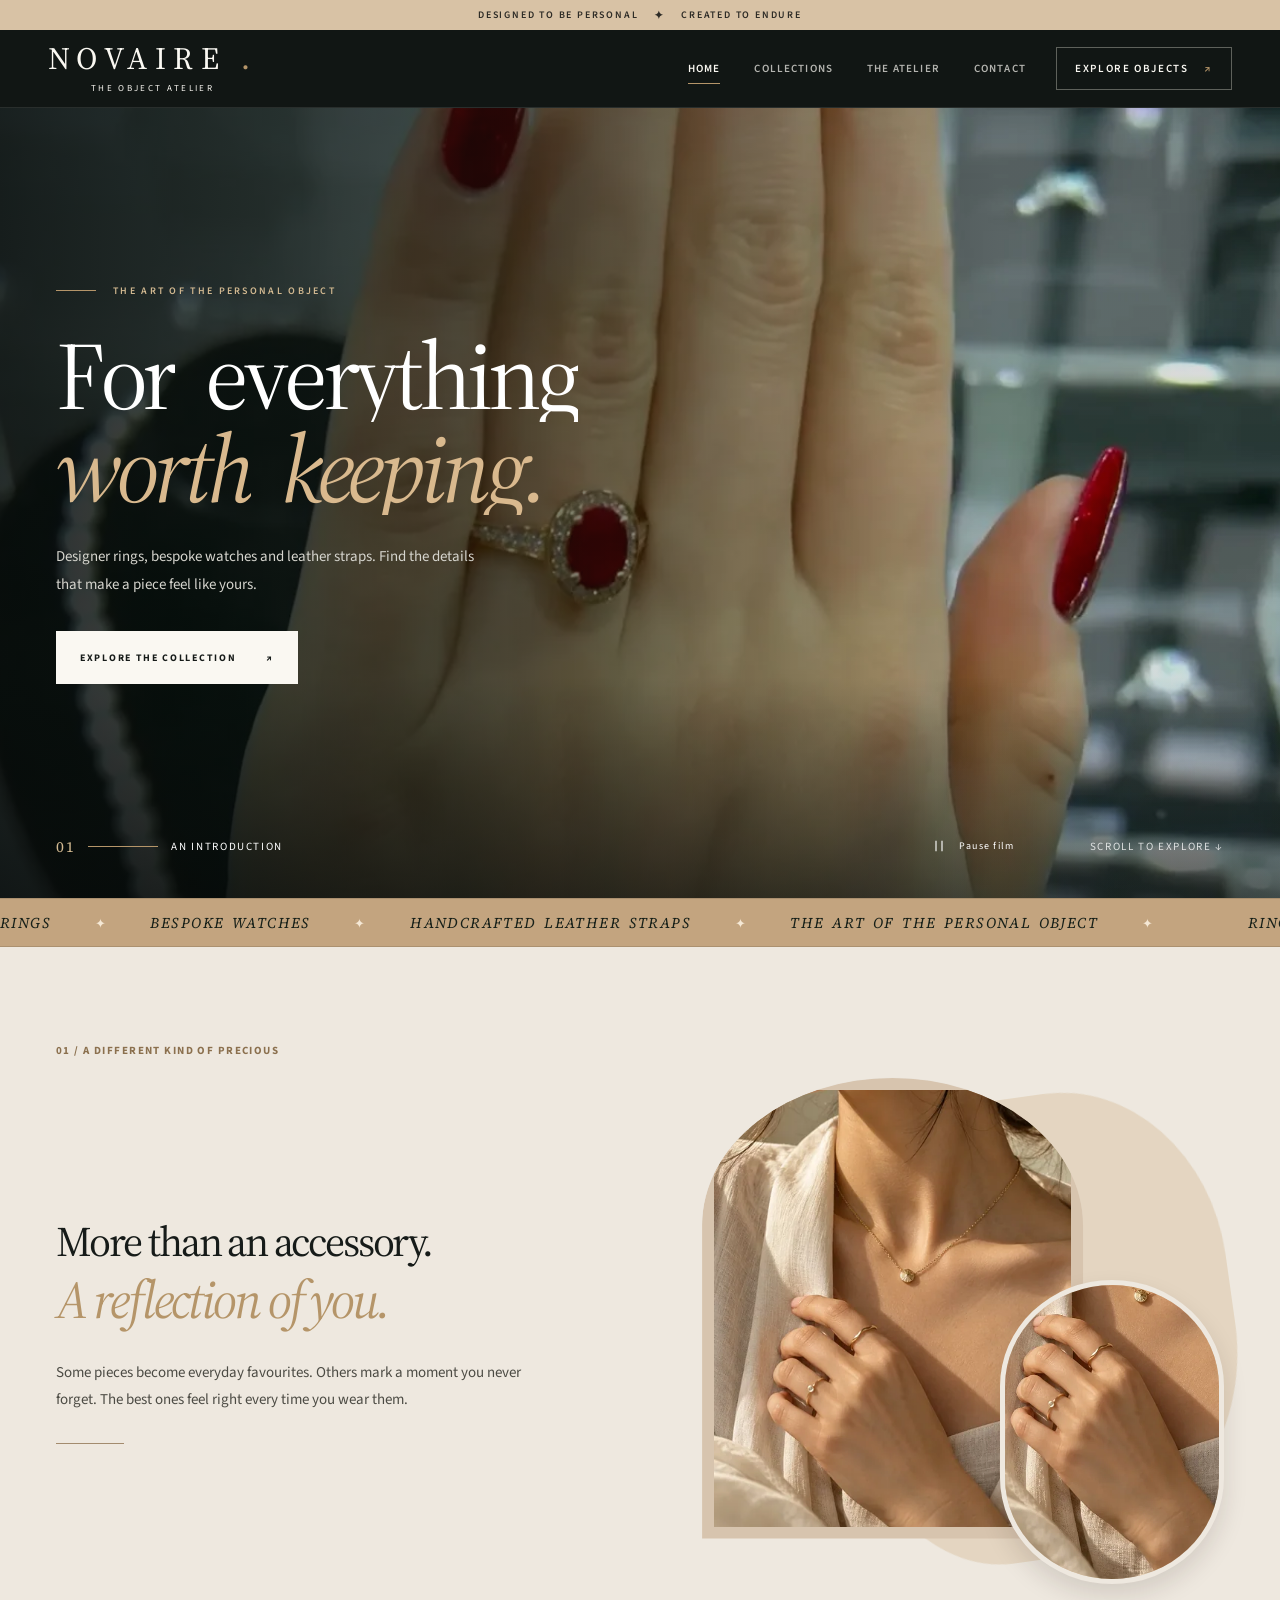
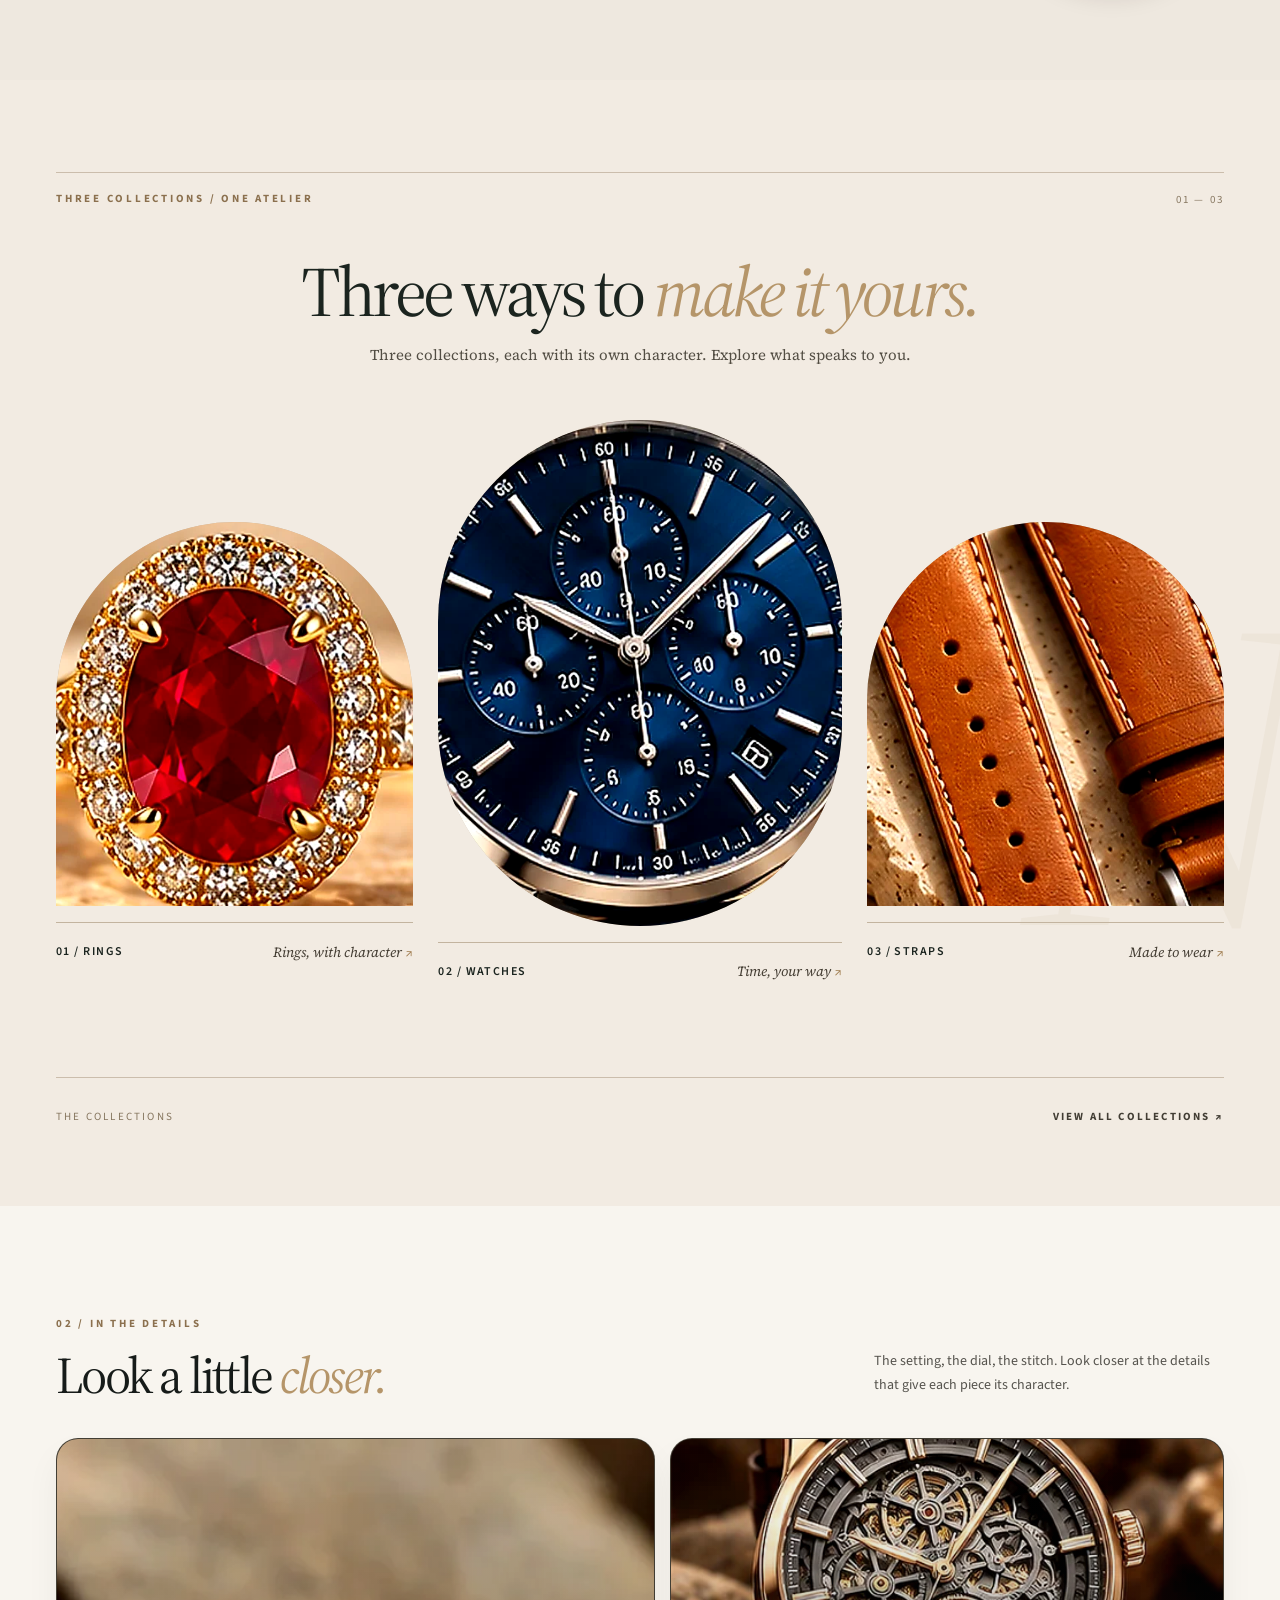
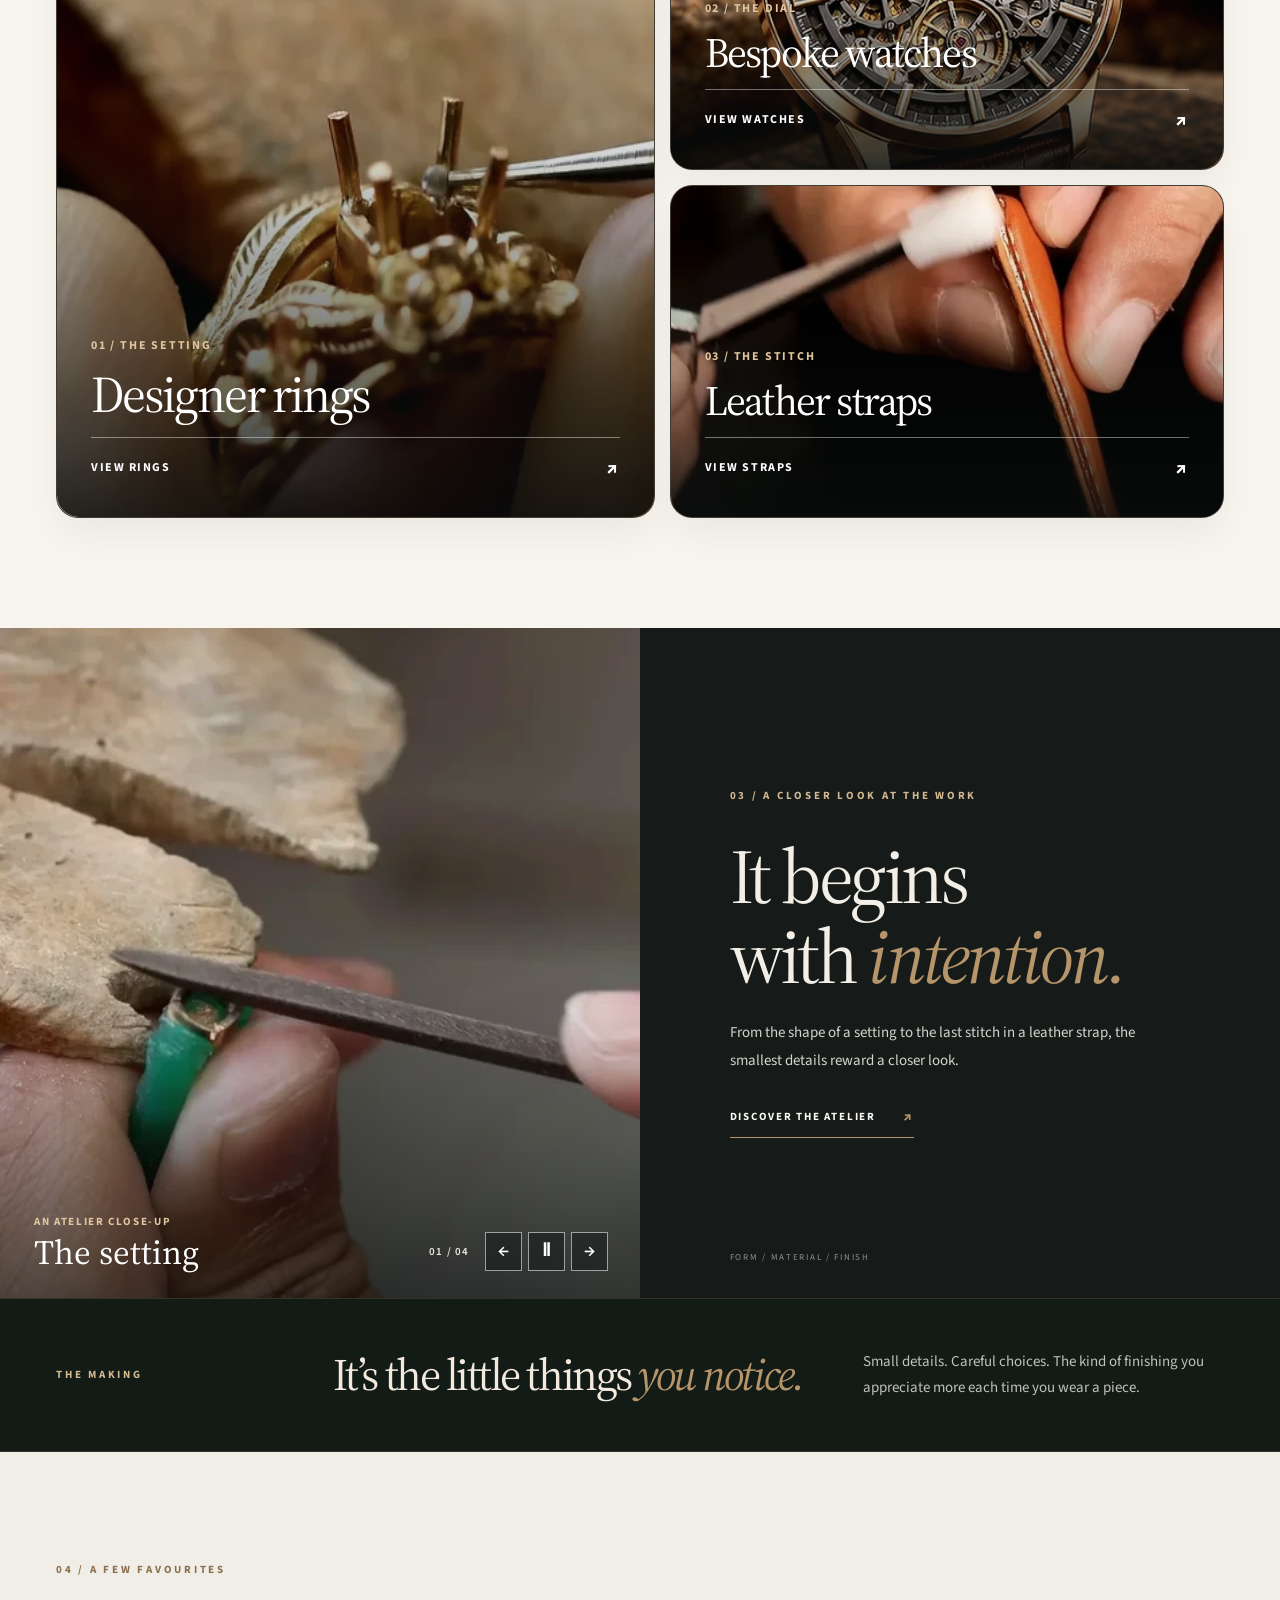
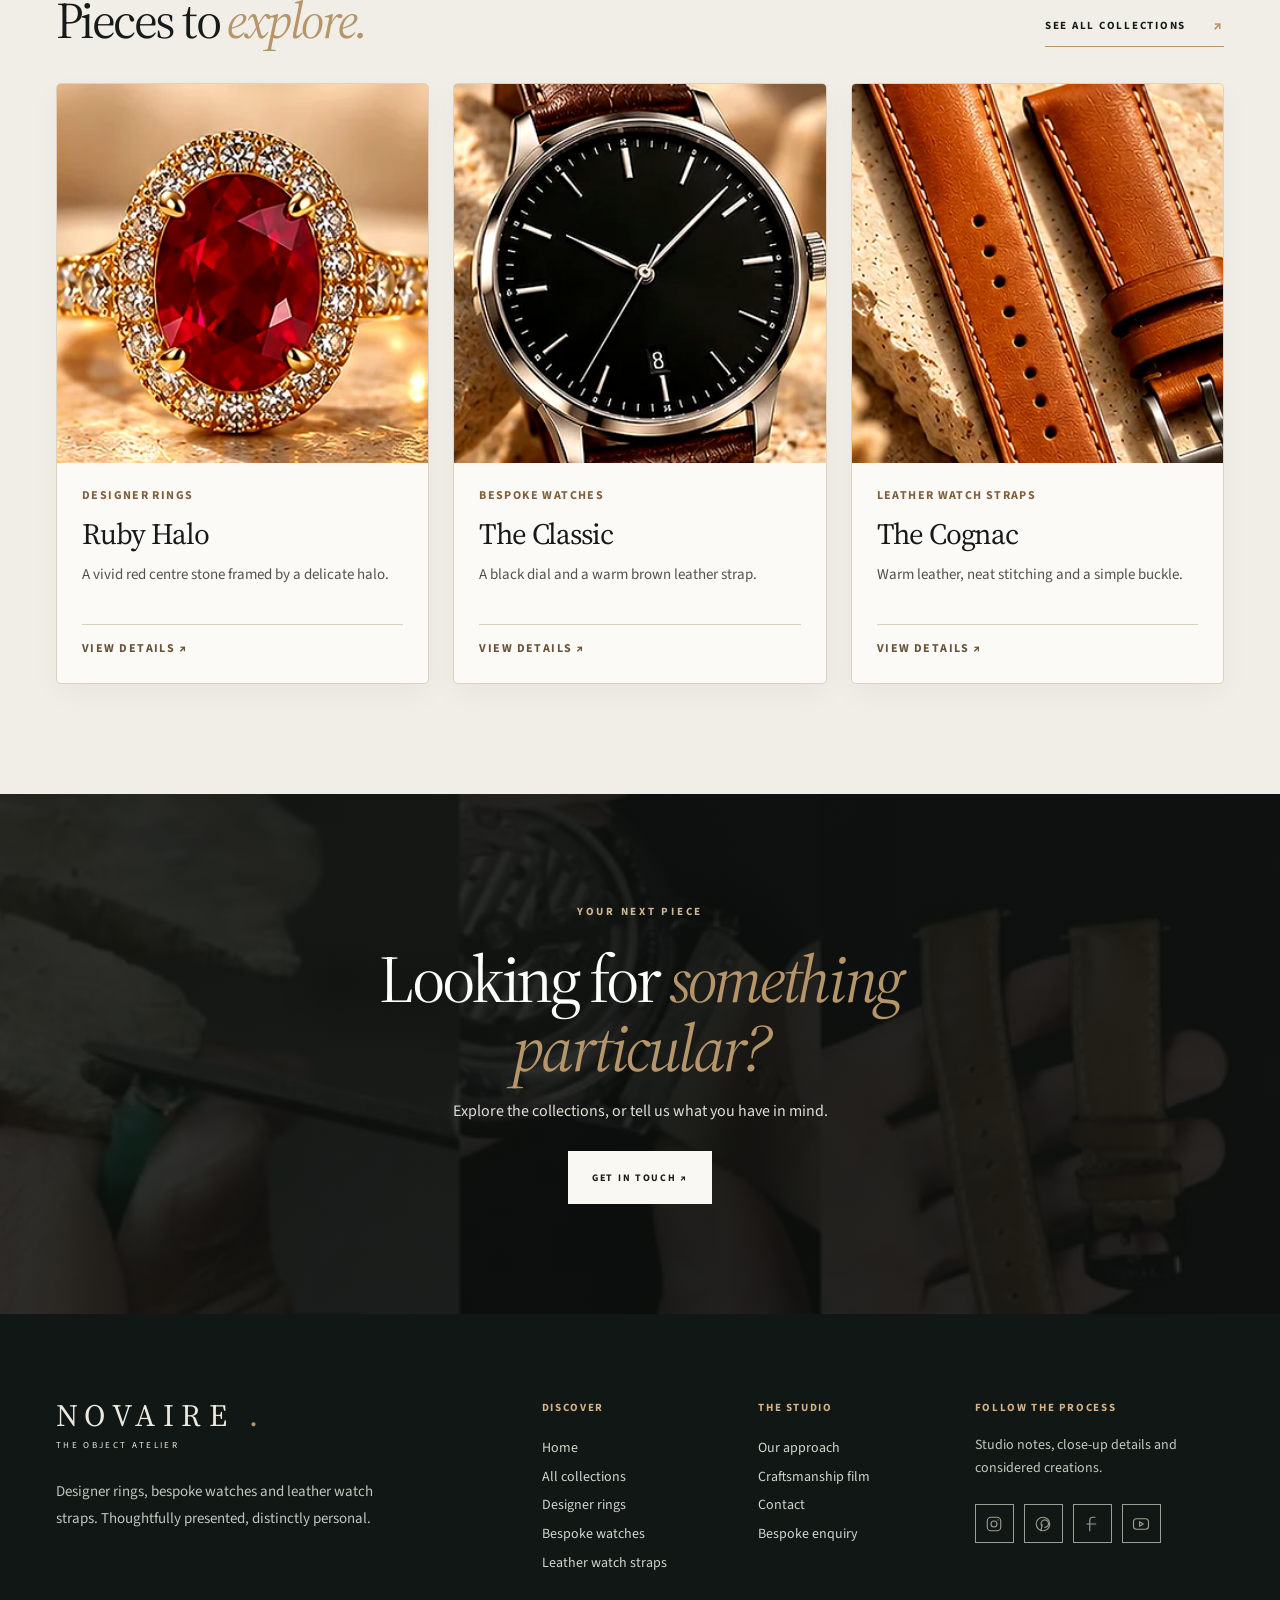
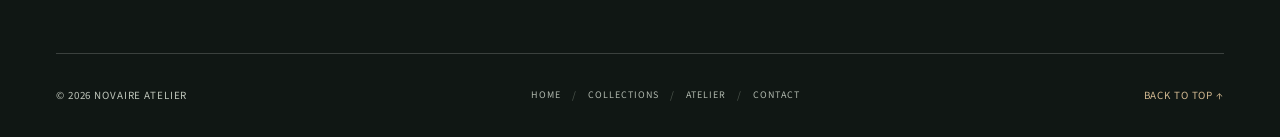
<file: index.html>
<!DOCTYPE html>
<html lang="en">
 <head>
  <meta charset="utf-8"/>
  <meta content="width=device-width, initial-scale=1" name="viewport"/>
  <meta content="light dark" name="color-scheme"/>
  <meta content="#161b1a" name="theme-color"/>
  <meta content="Explore NOVAIRE, a contemporary designer jewellery and bespoke watch showcase. Rings, timepieces and handcrafted leather straps in a cinematic editorial experience." name="description"/>
  <meta content="website" property="og:type"/>
  <meta content="NOVAIRE Atelier | Rings, Bespoke Watches &amp; Leather Straps" property="og:title"/>
  <meta content="Explore NOVAIRE, a contemporary designer jewellery and bespoke watch showcase. Rings, timepieces and handcrafted leather straps in a cinematic editorial experience." property="og:description"/>
  <title>
   NOVAIRE Atelier | Rings, Bespoke Watches &amp; Leather Straps
  </title>
  <link href="assets/images/favicon.svg" rel="icon" type="image/svg+xml"/>
  <script defer="" src="assets/js/catalogue.js?v=7">
  </script>
  <script defer="" src="assets/js/main.js?v=14">
  </script>
  <link href="https://fonts.googleapis.com" rel="preconnect"/>
  <link crossorigin="" href="https://fonts.gstatic.com" rel="preconnect"/>
  <link href="https://fonts.googleapis.com/css2?family=Source+Sans+3:wght@400;600;700&amp;family=Source+Serif+4:ital,wght@0,400;0,600;1,400&amp;display=swap" rel="stylesheet"/>
  <link href="assets/css/site-index-v28.css" rel="stylesheet"/>
 </head>
 <body class="home-page" id="top">
  <a class="skip-link" href="#main">
   Skip to content
  </a>
  <div class="announcement">
   <span>
    DESIGNED TO BE PERSONAL
   </span>
   <span aria-hidden="true" class="announcement-star">
    ✦
   </span>
   <span>
    CREATED TO ENDURE
   </span>
  </div>
  <!-- COMPONENT: SITE HEADER - identical on all four pages; backend include candidate: /includes/header.html -->
  <header class="site-header site-header--shared">
   <div class="site-header__inner">
    <a aria-label="NOVAIRE Atelier home" class="brand" href="index.html">
     <span class="brand__name">
      NOVAIRE
      <span class="brand__dot">
       .
      </span>
     </span>
     <span class="brand__tagline">
      THE OBJECT ATELIER
     </span>
    </a>
    <nav aria-label="Primary navigation" class="site-nav__links">
     <a href="index.html">
      HOME
     </a>
     <a href="gallery.html">
      COLLECTIONS
     </a>
     <a href="about.html">
      THE ATELIER
     </a>
     <a href="contact.html">
      CONTACT
     </a>
    </nav>
    <div class="site-header__actions">
     <a class="site-header__cta" href="gallery.html">
      EXPLORE OBJECTS
      <span aria-hidden="true">
       &nearrow;
      </span>
     </a>
     <button aria-controls="site-nav__mobile" aria-expanded="false" aria-label="Toggle navigation" class="site-nav__toggle" data-menu-toggle="" type="button">
      <span>
      </span>
      <span>
      </span>
     </button>
    </div>
   </div>
  </header>
  <!-- /COMPONENT: SITE HEADER -->
  <!-- COMPONENT: MOBILE NAV - identical on all four pages -->
  <nav aria-label="Mobile navigation" class="site-nav__mobile" data-mobile-nav="" id="site-nav__mobile">
   <a href="index.html">
    Home
    <span>
     01
    </span>
   </a>
   <a href="gallery.html">
    Collections
    <span>
     02
    </span>
   </a>
   <a href="about.html">
    The Atelier
    <span>
     03
    </span>
   </a>
   <a href="contact.html">
    Contact
    <span>
     04
    </span>
   </a>
  </nav>
  <!-- /COMPONENT: MOBILE NAV -->
  <main id="main">
   <section aria-label="NOVAIRE collection film" class="hero-cinema">
    <video autoplay="" class="hero-video" data-hero-video="" loop="" muted="" playsinline="" poster="assets/images/hero-poster.webp" preload="metadata">
     <source media="(max-width: 650px)" src="assets/video/hero-motion-mobile.mp4" type="video/mp4"/>
     <source src="assets/video/hero-motion.mp4" type="video/mp4"/>
    </video>
    <div aria-hidden="true" class="hero-shade">
    </div>
    <div class="hero-inner">
     <div class="hero-overline">
      <span class="line">
      </span>
      <span>
       THE ART OF THE PERSONAL OBJECT
      </span>
     </div>
     <h1 class="hero-title" data-hero-title="For everything worth keeping.">
      For everything
      <br/>
      <em>
       worth keeping.
      </em>
     </h1>
     <p>
      Designer rings, bespoke watches and leather straps. Find the details that make a piece feel like yours.
     </p>
     <a class="button button-cream" href="gallery.html">
      EXPLORE THE COLLECTION
      <span aria-hidden="true">
       &nearrow;
      </span>
     </a>
    </div>
    <div class="hero-bottom">
     <div class="hero-index">
      <span>
       01
      </span>
      <span class="hero-rule">
      </span>
      <span>
       AN INTRODUCTION
      </span>
     </div>
     <button aria-label="Pause hero film" class="film-toggle" data-video-toggle="" type="button">
      <svg fill="none" height="18" stroke="currentColor" stroke-width="1.5" viewbox="0 0 24 24" width="18">
       <path d="M8 5v14M16 5v14">
       </path>
      </svg>
      <span>
       Pause film
      </span>
     </button>
     <span class="hero-scroll">
      SCROLL TO EXPLORE &darr;
     </span>
    </div>
   </section>
   <div aria-label="Rings, bespoke watches, handcrafted leather straps &mdash; NOVAIRE Atelier" class="atelier-ticker">
    <div aria-hidden="true" class="ticker-track">
     <span class="ticker-part">
      RINGS
      <i>
       ✦
      </i>
      BESPOKE WATCHES
      <i>
       ✦
      </i>
      HANDCRAFTED LEATHER STRAPS
      <i>
       ✦
      </i>
      THE ART OF THE PERSONAL OBJECT
      <i>
       ✦
      </i>
     </span>
     <span class="ticker-part">
      RINGS
      <i>
       ✦
      </i>
      BESPOKE WATCHES
      <i>
       ✦
      </i>
      HANDCRAFTED LEATHER STRAPS
      <i>
       ✦
      </i>
      THE ART OF THE PERSONAL OBJECT
      <i>
       ✦
      </i>
     </span>
    </div>
   </div>
   <section aria-labelledby="manifesto-heading" class="manifesto section-pad">
    <div class="wrap">
     <div class="eyebrow dark">
      01 / A DIFFERENT KIND OF PRECIOUS
     </div>
     <div class="manifesto-row">
      <div class="manifesto-text reveal reveal-left">
       <h2 id="manifesto-heading">
        <span class="manifesto-mainline">
         More than an accessory.
        </span>
        <span class="manifesto-title-em">
         <em>
          A reflection of you.
         </em>
        </span>
       </h2>
       <p>
        Some pieces become everyday favourites. Others mark a moment you never forget. The best ones feel right every time you wear them.
       </p>
       <span aria-hidden="true" class="manifesto-accent">
       </span>
      </div>
      <figure aria-label="An editorial portrait and an overlapping close-up of its delicate gold rings" class="manifesto-composition reveal reveal-open">
       <div aria-hidden="true" class="manifesto-shape">
       </div>
       <div class="manifesto-portrait">
        <picture>
         <source sizes="(min-width: 1440px) 480px, (min-width: 760px) 33vw, 100vw" srcset="assets/images/home-editorial-portrait-1024-480w.webp 480w, assets/images/home-editorial-portrait-1024.webp 1024w" type="image/webp"/>
         <img alt="Woman in cream fabric wearing a delicate gold pendant and understated rings" decoding="async" height="1536" loading="lazy" sizes="(min-width: 1440px) 480px, (min-width: 760px) 33vw, 100vw" src="assets/images/home-editorial-portrait-1024.jpg" srcset="assets/images/home-editorial-portrait-1024-480w.jpg 480w, assets/images/home-editorial-portrait-1024.jpg 1024w" width="1024"/>
        </picture>
       </div>
       <div aria-label="Detail of the gold rings on the model's hand" class="manifesto-inset">
        <picture>
         <source sizes="(min-width: 1440px) 480px, (min-width: 760px) 33vw, 100vw" srcset="assets/images/home-editorial-ring-detail-720-480w.webp 480w, assets/images/home-editorial-ring-detail-720.webp 720w" type="image/webp"/>
         <img alt="Close-up of two minimal gold rings on the same model's hand" decoding="async" height="860" loading="lazy" sizes="(min-width: 1440px) 480px, (min-width: 760px) 33vw, 100vw" src="assets/images/home-editorial-ring-detail-720.jpg" srcset="assets/images/home-editorial-ring-detail-720-480w.jpg 480w, assets/images/home-editorial-ring-detail-720.jpg 720w" width="720"/>
        </picture>
       </div>
      </figure>
     </div>
    </div>
   </section>
   <section aria-label="Three photographic studies of rings watches and handmade straps" class="arch-editorial">
    <div class="wrap">
     <div class="arch-topline">
      <span class="eyebrow dark">
       THREE COLLECTIONS / ONE ATELIER
      </span>
      <span class="arch-index">
       01 &mdash; 03
      </span>
     </div>
     <h2>
      Three ways to
      <em>
       make it yours.
      </em>
     </h2>
     <p class="arch-subtitle">
      Three collections, each with its own character. Explore what speaks to you.
     </p>
     <div class="arch-gallery">
      <figure class="arch-photo arch-photo-left">
       <a aria-label="Explore designer rings" href="gallery.html#rings">
        <div class="arch-image">
         <picture>
          <source sizes="(min-width: 1440px) 480px, (min-width: 760px) 33vw, 100vw" srcset="assets/images/home-collection-ring-v26-480w.webp 480w, assets/images/home-collection-ring-v26.webp 746w" type="image/webp"/>
          <img alt="Ruby halo ring photographed on a hand" decoding="async" height="1000" loading="lazy" sizes="(min-width: 1440px) 480px, (min-width: 760px) 33vw, 100vw" src="assets/images/home-collection-ring-v26.jpg" srcset="assets/images/home-collection-ring-v26-480w.jpg 480w, assets/images/home-collection-ring-v26.jpg 746w" width="746"/>
         </picture>
        </div>
        <figcaption>
         <strong>
          01 / RINGS
         </strong>
         <span>
          Rings, with character
          <b>
           &nearrow;
          </b>
         </span>
        </figcaption>
       </a>
      </figure>
      <figure class="arch-photo arch-photo-center">
       <a aria-label="Explore bespoke watches" href="gallery.html#watches">
        <div class="arch-image">
         <picture>
          <source sizes="(min-width: 1440px) 480px, (min-width: 760px) 33vw, 100vw" srcset="assets/images/home-collection-watch-v26-480w.webp 480w, assets/images/home-collection-watch-v26.webp 746w" type="image/webp"/>
          <img alt="Blue-dial bespoke chronograph watch photographed close-up" decoding="async" height="1000" loading="lazy" sizes="(min-width: 1440px) 480px, (min-width: 760px) 33vw, 100vw" src="assets/images/home-collection-watch-v26.jpg" srcset="assets/images/home-collection-watch-v26-480w.jpg 480w, assets/images/home-collection-watch-v26.jpg 746w" width="746"/>
         </picture>
        </div>
        <figcaption>
         <strong>
          02 / WATCHES
         </strong>
         <span>
          Time, your way
          <b>
           &nearrow;
          </b>
         </span>
        </figcaption>
       </a>
      </figure>
      <figure class="arch-photo arch-photo-right">
       <a aria-label="Explore leather watch straps" href="gallery.html#straps">
        <div class="arch-image">
         <picture>
          <source sizes="(min-width: 1440px) 480px, (min-width: 760px) 33vw, 100vw" srcset="assets/images/home-collection-strap-v26-480w.webp 480w, assets/images/home-collection-strap-v26.webp 746w" type="image/webp"/>
          <img alt="Cognac leather watch straps with hand-finished edges and precise stitching" decoding="async" height="1000" loading="lazy" sizes="(min-width: 1440px) 480px, (min-width: 760px) 33vw, 100vw" src="assets/images/home-collection-strap-v26.jpg" srcset="assets/images/home-collection-strap-v26-480w.jpg 480w, assets/images/home-collection-strap-v26.jpg 746w" width="746"/>
         </picture>
        </div>
        <figcaption>
         <strong>
          03 / STRAPS
         </strong>
         <span>
          Made to wear
          <b>
           &nearrow;
          </b>
         </span>
        </figcaption>
       </a>
      </figure>
     </div>
     <div class="arch-bottomline">
      <span>
       THE COLLECTIONS
      </span>
      <a href="gallery.html">
       VIEW ALL COLLECTIONS &nearrow;
      </a>
     </div>
    </div>
   </section>
   <section class="collection-preview section-pad">
    <div class="wrap">
     <div class="section-top reveal">
      <div>
       <div class="eyebrow dark">
        02 / IN THE DETAILS
       </div>
       <h2>
        Look a little
        <em>
         closer.
        </em>
       </h2>
      </div>
      <p>
       The setting, the dial, the stitch. Look closer at the details that give each piece its character.
      </p>
     </div>
     <div class="preview-grid">
      <a class="preview-card preview-card-tall reveal" href="gallery.html#rings">
       <picture>
        <source sizes="(min-width: 1440px) 480px, (min-width: 760px) 33vw, 100vw" srcset="assets/images/home-detail-ring-v26-480w.webp 480w, assets/images/home-detail-ring-v26-960w.webp 960w, assets/images/home-detail-ring-v26.webp 1270w" type="image/webp"/>
        <img alt="Close-up of a jeweller shaping an ornate gold ring detail at the workbench" decoding="async" height="1340" loading="lazy" sizes="(min-width: 1440px) 480px, (min-width: 760px) 33vw, 100vw" src="assets/images/home-detail-ring-v26.jpg" srcset="assets/images/home-detail-ring-v26-480w.jpg 480w, assets/images/home-detail-ring-v26-960w.jpg 960w, assets/images/home-detail-ring-v26.jpg 1270w" width="1270"/>
       </picture>
       <div class="preview-card-bottom">
        <span>
         01 / THE SETTING
        </span>
        <h3>
         Designer rings
        </h3>
        <div>
         VIEW RINGS
         <span aria-hidden="true">
          &nearrow;
         </span>
        </div>
       </div>
      </a>
      <div class="preview-stack">
       <a class="preview-card reveal" href="gallery.html#watches">
        <picture>
         <source sizes="(min-width: 1440px) 480px, (min-width: 760px) 33vw, 100vw" srcset="assets/images/home-detail-watch-v26-480w.webp 480w, assets/images/home-detail-watch-v26-960w.webp 960w, assets/images/home-detail-watch-v26.webp 1470w" type="image/webp"/>
         <img alt="Complete black-dial dress watch with a leather strap seen close-up" decoding="async" height="1000" loading="lazy" sizes="(min-width: 1440px) 480px, (min-width: 760px) 33vw, 100vw" src="assets/images/home-detail-watch-v26.jpg" srcset="assets/images/home-detail-watch-v26-480w.jpg 480w, assets/images/home-detail-watch-v26-960w.jpg 960w, assets/images/home-detail-watch-v26.jpg 1470w" width="1470"/>
        </picture>
        <div class="preview-card-bottom">
         <span>
          02 / THE DIAL
         </span>
         <h3>
          Bespoke watches
         </h3>
         <div>
          VIEW WATCHES
          <span aria-hidden="true">
           &nearrow;
          </span>
         </div>
        </div>
       </a>
       <a class="preview-card reveal" href="gallery.html#straps">
        <picture>
         <source sizes="(min-width: 1440px) 480px, (min-width: 760px) 33vw, 100vw" srcset="assets/images/home-detail-strap-v26-480w.webp 480w, assets/images/home-detail-strap-v26-960w.webp 960w, assets/images/home-detail-strap-v26.webp 1300w" type="image/webp"/>
         <img alt="Hands carefully finishing the stitching along a brown leather watch strap" decoding="async" height="780" loading="lazy" sizes="(min-width: 1440px) 480px, (min-width: 760px) 33vw, 100vw" src="assets/images/home-detail-strap-v26.jpg" srcset="assets/images/home-detail-strap-v26-480w.jpg 480w, assets/images/home-detail-strap-v26-960w.jpg 960w, assets/images/home-detail-strap-v26.jpg 1300w" width="1300"/>
        </picture>
        <div class="preview-card-bottom">
         <span>
          03 / THE STITCH
         </span>
         <h3>
          Leather straps
         </h3>
         <div>
          VIEW STRAPS
          <span aria-hidden="true">
           &nearrow;
          </span>
         </div>
        </div>
       </a>
      </div>
     </div>
    </div>
   </section>
   <section class="craft-editorial">
    <div class="craft-editorial-image">
     <div aria-label="Craftsmanship image gallery" class="craft-slideshow" data-craft-slideshow="">
      <div aria-hidden="false" class="craft-slide is-active" data-craft-slide="">
       <picture>
        <source sizes="(min-width: 1440px) 480px, (min-width: 760px) 33vw, 100vw" srcset="assets/images/home-craft-the-setting-480w.webp 480w, assets/images/home-craft-the-setting.webp 1120w" type="image/webp"/>
        <img alt="Jeweller filing a gold ring detail at a workbench" decoding="async" height="1220" loading="lazy" sizes="(min-width: 1440px) 480px, (min-width: 760px) 33vw, 100vw" src="assets/images/home-craft-the-setting.jpg" srcset="assets/images/home-craft-the-setting-480w.jpg 480w, assets/images/home-craft-the-setting.jpg 1120w" width="1120"/>
       </picture>
      </div>
      <div aria-hidden="true" class="craft-slide" data-craft-slide="">
       <picture>
        <source sizes="(min-width: 1440px) 480px, (min-width: 760px) 33vw, 100vw" srcset="assets/images/home-craft-the-movement-480w.webp 480w, assets/images/home-craft-the-movement.webp 1120w" type="image/webp"/>
        <img alt="Close-up of the rear mechanism and leather strap of a wristwatch" decoding="async" height="1220" loading="lazy" sizes="(min-width: 1440px) 480px, (min-width: 760px) 33vw, 100vw" src="assets/images/home-craft-the-movement.jpg" srcset="assets/images/home-craft-the-movement-480w.jpg 480w, assets/images/home-craft-the-movement.jpg 1120w" width="1120"/>
       </picture>
      </div>
      <div aria-hidden="true" class="craft-slide" data-craft-slide="">
       <picture>
        <source sizes="(min-width: 1440px) 480px, (min-width: 760px) 33vw, 100vw" srcset="assets/images/home-craft-the-stitch-480w.webp 480w, assets/images/home-craft-the-stitch.webp 1120w" type="image/webp"/>
        <img alt="Hands finishing the edges and stitching of a leather watch strap" decoding="async" height="1220" loading="lazy" sizes="(min-width: 1440px) 480px, (min-width: 760px) 33vw, 100vw" src="assets/images/home-craft-the-stitch.jpg" srcset="assets/images/home-craft-the-stitch-480w.jpg 480w, assets/images/home-craft-the-stitch.jpg 1120w" width="1120"/>
       </picture>
      </div>
      <div aria-hidden="true" class="craft-slide" data-craft-slide="">
       <picture>
        <source sizes="(min-width: 1440px) 480px, (min-width: 760px) 33vw, 100vw" srcset="assets/images/home-craft-the-finish-480w.webp 480w, assets/images/home-craft-the-finish.webp 1120w" type="image/webp"/>
        <img alt="Jeweller shaping delicate details of an intricate gold ring" decoding="async" height="1220" loading="lazy" sizes="(min-width: 1440px) 480px, (min-width: 760px) 33vw, 100vw" src="assets/images/home-craft-the-finish.jpg" srcset="assets/images/home-craft-the-finish-480w.jpg 480w, assets/images/home-craft-the-finish.jpg 1120w" width="1120"/>
       </picture>
      </div>
     </div>
     <div class="craft-slide-meta">
      <div class="craft-slide-meta-left">
       <span class="craft-meta-eyebrow">
        AN ATELIER CLOSE-UP
       </span>
       <span data-craft-title="">
        The setting
       </span>
      </div>
      <div class="craft-slide-controls">
       <span aria-live="off" class="craft-slide-count" data-craft-count="">
        01 / 04
       </span>
       <button aria-label="Previous craftsmanship image" class="craft-slide-button" data-craft-prev="" type="button">
        &larr;
       </button>
       <button aria-label="Pause image slideshow" class="craft-slide-button" data-craft-toggle="" type="button">
        Ⅱ
       </button>
       <button aria-label="Next craftsmanship image" class="craft-slide-button" data-craft-next="" type="button">
        &rarr;
       </button>
      </div>
     </div>
    </div>
    <div class="craft-editorial-content">
     <div class="eyebrow light">
      03 / A CLOSER LOOK AT THE WORK
     </div>
     <h2>
      It begins
      <br/>
      with
      <em>
       intention.
      </em>
     </h2>
     <p>
      From the shape of a setting to the last stitch in a leather strap, the smallest details reward a closer look.
     </p>
     <a class="text-arrow light-arrow" href="about.html">
      DISCOVER THE ATELIER
      <span>
       &nearrow;
      </span>
     </a>
     <span class="section-signature">
      FORM / MATERIAL / FINISH
     </span>
    </div>
   </section>
   <section class="craft-note-band">
    <div class="wrap craft-note-inner">
     <span class="eyebrow light">
      THE MAKING
     </span>
     <h2>
      It&rsquo;s the little things
      <em>
       you notice.
      </em>
     </h2>
     <p>
      Small details. Careful choices. The kind of finishing you appreciate more each time you wear a piece.
     </p>
    </div>
   </section>
   <section class="featured section-pad">
    <div class="wrap">
     <div class="section-top reveal">
      <div>
       <div class="eyebrow dark">
        04 / A FEW FAVOURITES
       </div>
       <h2>
        Pieces to
        <em>
         explore.
        </em>
       </h2>
      </div>
      <a class="text-arrow" href="gallery.html">
       SEE ALL COLLECTIONS
       <span>
        &nearrow;
       </span>
      </a>
     </div>
     <div class="home-feature-grid">
      <article class="home-feature-card reveal">
       <a class="home-feature-link" href="gallery.html?item=r1#rings">
        <div class="home-feature-image">
         <picture>
          <source sizes="(max-width:650px) calc(100vw - 40px), (max-width:900px) 46vw, 30vw" srcset="assets/images/home-feature-ring-v26-480w.webp 480w, assets/images/home-feature-ring-v26-960w.webp 960w, assets/images/home-feature-ring-v26.webp 1470w" type="image/webp"/>
          <img alt="Oval red gemstone halo ring worn on a hand" decoding="async" height="1000" loading="lazy" sizes="(max-width:650px) calc(100vw - 40px), (max-width:900px) 46vw, 30vw" src="assets/images/home-feature-ring-v26.jpg" srcset="assets/images/home-feature-ring-v26-480w.jpg 480w, assets/images/home-feature-ring-v26-960w.jpg 960w, assets/images/home-feature-ring-v26.jpg 1470w" width="1470"/>
         </picture>
        </div>
        <div class="home-feature-body">
         <span class="home-feature-category">
          DESIGNER RINGS
         </span>
         <h3>
          Ruby Halo
         </h3>
         <p>
          A vivid red centre stone framed by a delicate halo.
         </p>
         <span class="home-feature-action">
          VIEW DETAILS &nearrow;
         </span>
        </div>
       </a>
      </article>
      <article class="home-feature-card reveal">
       <a class="home-feature-link" href="gallery.html?item=w1#watches">
        <div class="home-feature-image">
         <picture>
          <source sizes="(max-width:650px) calc(100vw - 40px), (max-width:900px) 46vw, 30vw" srcset="assets/images/home-feature-watch-v26-480w.webp 480w, assets/images/home-feature-watch-v26-960w.webp 960w, assets/images/home-feature-watch-v26.webp 1470w" type="image/webp"/>
          <img alt="Black-dial watch photographed on a brown leather strap" decoding="async" height="1000" loading="lazy" sizes="(max-width:650px) calc(100vw - 40px), (max-width:900px) 46vw, 30vw" src="assets/images/home-feature-watch-v26.jpg" srcset="assets/images/home-feature-watch-v26-480w.jpg 480w, assets/images/home-feature-watch-v26-960w.jpg 960w, assets/images/home-feature-watch-v26.jpg 1470w" width="1470"/>
         </picture>
        </div>
        <div class="home-feature-body">
         <span class="home-feature-category">
          BESPOKE WATCHES
         </span>
         <h3>
          The Classic
         </h3>
         <p>
          A black dial and a warm brown leather strap.
         </p>
         <span class="home-feature-action">
          VIEW DETAILS &nearrow;
         </span>
        </div>
       </a>
      </article>
      <article class="home-feature-card reveal">
       <a class="home-feature-link" href="gallery.html?item=s1#straps">
        <div class="home-feature-image">
         <picture>
          <source sizes="(max-width:650px) calc(100vw - 40px), (max-width:900px) 46vw, 30vw" srcset="assets/images/home-feature-strap-v26-480w.webp 480w, assets/images/home-feature-strap-v26-960w.webp 960w, assets/images/home-feature-strap-v26.webp 1470w" type="image/webp"/>
          <img alt="Cognac leather watch straps with contrasting stitching and metal buckle" decoding="async" height="1000" loading="lazy" sizes="(max-width:650px) calc(100vw - 40px), (max-width:900px) 46vw, 30vw" src="assets/images/home-feature-strap-v26.jpg" srcset="assets/images/home-feature-strap-v26-480w.jpg 480w, assets/images/home-feature-strap-v26-960w.jpg 960w, assets/images/home-feature-strap-v26.jpg 1470w" width="1470"/>
         </picture>
        </div>
        <div class="home-feature-body">
         <span class="home-feature-category">
          LEATHER WATCH STRAPS
         </span>
         <h3>
          The Cognac
         </h3>
         <p>
          Warm leather, neat stitching and a simple buckle.
         </p>
         <span class="home-feature-action">
          VIEW DETAILS &nearrow;
         </span>
        </div>
       </a>
      </article>
     </div>
    </div>
   </section>
   <section class="closing-banner">
    <div class="closing-media">
     <picture>
      <source sizes="(min-width: 1440px) 480px, (min-width: 760px) 33vw, 100vw" srcset="assets/images/home-closing-editorial-v11-480w.webp 480w, assets/images/home-closing-editorial-v11-960w.webp 960w, assets/images/home-closing-editorial-v11-1440w.webp 1440w, assets/images/home-closing-editorial-v11.webp 1800w" type="image/webp"/>
      <img alt="Editorial still life of jewellery craft details, mechanical watch and finished leather strap" decoding="async" height="720" loading="lazy" sizes="(min-width: 1440px) 480px, (min-width: 760px) 33vw, 100vw" src="assets/images/home-closing-editorial-v11.jpg" srcset="assets/images/home-closing-editorial-v11-480w.jpg 480w, assets/images/home-closing-editorial-v11-960w.jpg 960w, assets/images/home-closing-editorial-v11-1440w.jpg 1440w, assets/images/home-closing-editorial-v11.jpg 1800w" width="1800"/>
     </picture>
    </div>
    <div class="closing-copy">
     <span class="eyebrow light">
      YOUR NEXT PIECE
     </span>
     <h2>
      Looking for
      <em>
       something particular?
      </em>
     </h2>
     <p>
      Explore the collections, or tell us what you have in mind.
     </p>
     <a class="button button-cream" href="contact.html">
      GET IN TOUCH &nearrow;
     </a>
    </div>
   </section>
  </main>
  <!-- COMPONENT: SITE FOOTER - identical on all four pages; backend include candidate: /includes/footer.html -->
  <footer class="site-footer site-footer--shared">
   <div class="footer-top">
    <div class="footer-brand">
     <a class="brand brand-footer" href="index.html">
      <span class="brand__name">
       NOVAIRE
       <span class="brand__dot">
        .
       </span>
      </span>
      <span class="brand__tagline">
       THE OBJECT ATELIER
      </span>
     </a>
     <p>
      Designer rings, bespoke watches and leather watch straps. Thoughtfully presented, distinctly personal.
     </p>
    </div>
    <div class="footer-nav">
     <div>
      <span class="footer-title">
       DISCOVER
      </span>
      <a href="index.html">
       Home
      </a>
      <a href="gallery.html">
       All collections
      </a>
      <a href="gallery.html#rings">
       Designer rings
      </a>
      <a href="gallery.html#watches">
       Bespoke watches
      </a>
      <a href="gallery.html#straps">
       Leather watch straps
      </a>
     </div>
     <div>
      <span class="footer-title">
       THE STUDIO
      </span>
      <a href="about.html">
       Our approach
      </a>
      <a href="about.html#film">
       Craftsmanship film
      </a>
      <a href="contact.html">
       Contact
      </a>
      <a href="contact.html">
       Bespoke enquiry
      </a>
     </div>
     <div class="site-footer__social-column">
      <span class="footer-title">
       FOLLOW THE PROCESS
      </span>
      <p>
       Studio notes, close-up details and considered creations.
      </p>
      <div data-socials="">
      </div>
     </div>
    </div>
   </div>
   <div class="footer-bottom">
    <span>
     &copy;
     <span data-year="">
      2026
     </span>
     NOVAIRE ATELIER
    </span>
    <nav aria-label="Footer quick links" class="footer-mini-nav">
     <a href="index.html">
      HOME
     </a>
     <span aria-hidden="true" class="tiny-sep">
      /
     </span>
     <a href="gallery.html">
      COLLECTIONS
     </a>
     <span aria-hidden="true" class="tiny-sep">
      /
     </span>
     <a href="about.html">
      ATELIER
     </a>
     <span aria-hidden="true" class="tiny-sep">
      /
     </span>
     <a href="contact.html">
      CONTACT
     </a>
    </nav>
    <a aria-label="Back to top" href="#top">
     BACK TO TOP &uarr;
    </a>
   </div>
  </footer>
  <!-- /COMPONENT: SITE FOOTER -->
 </body>
</html>
</file>
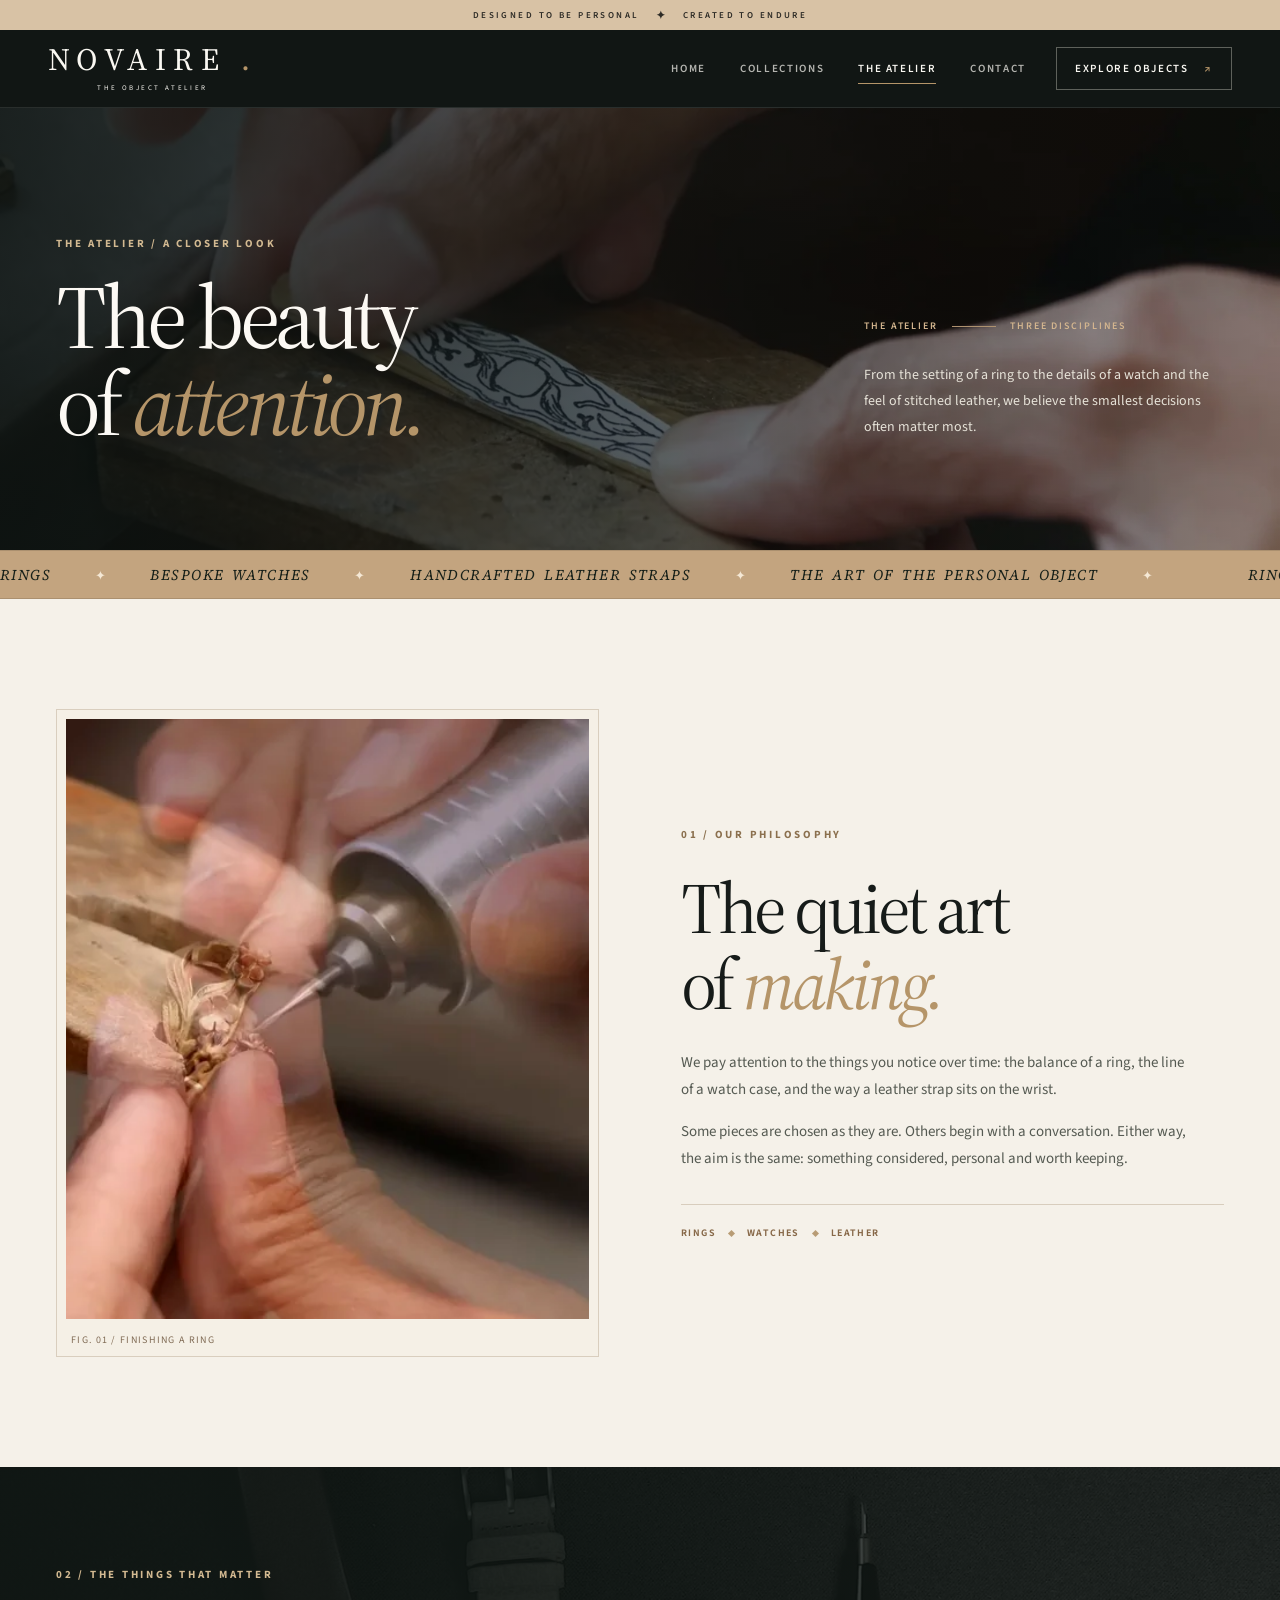
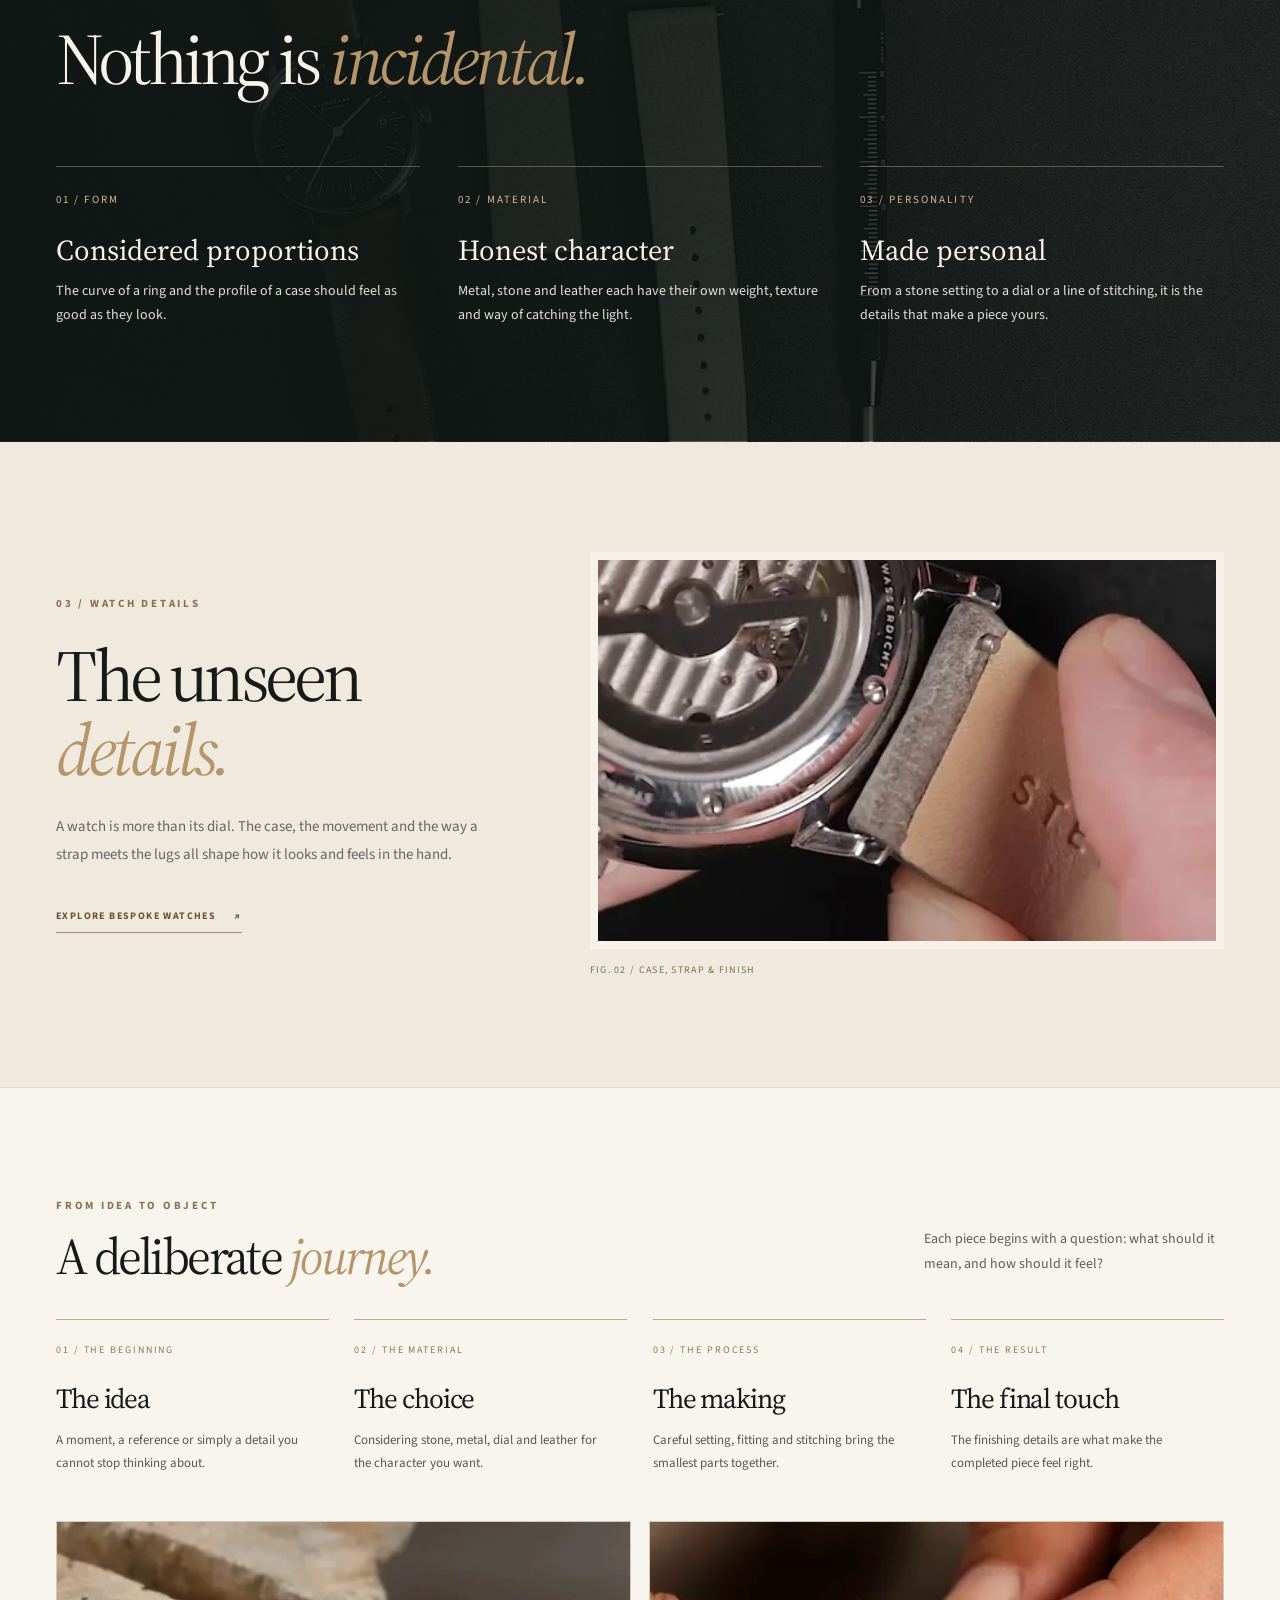
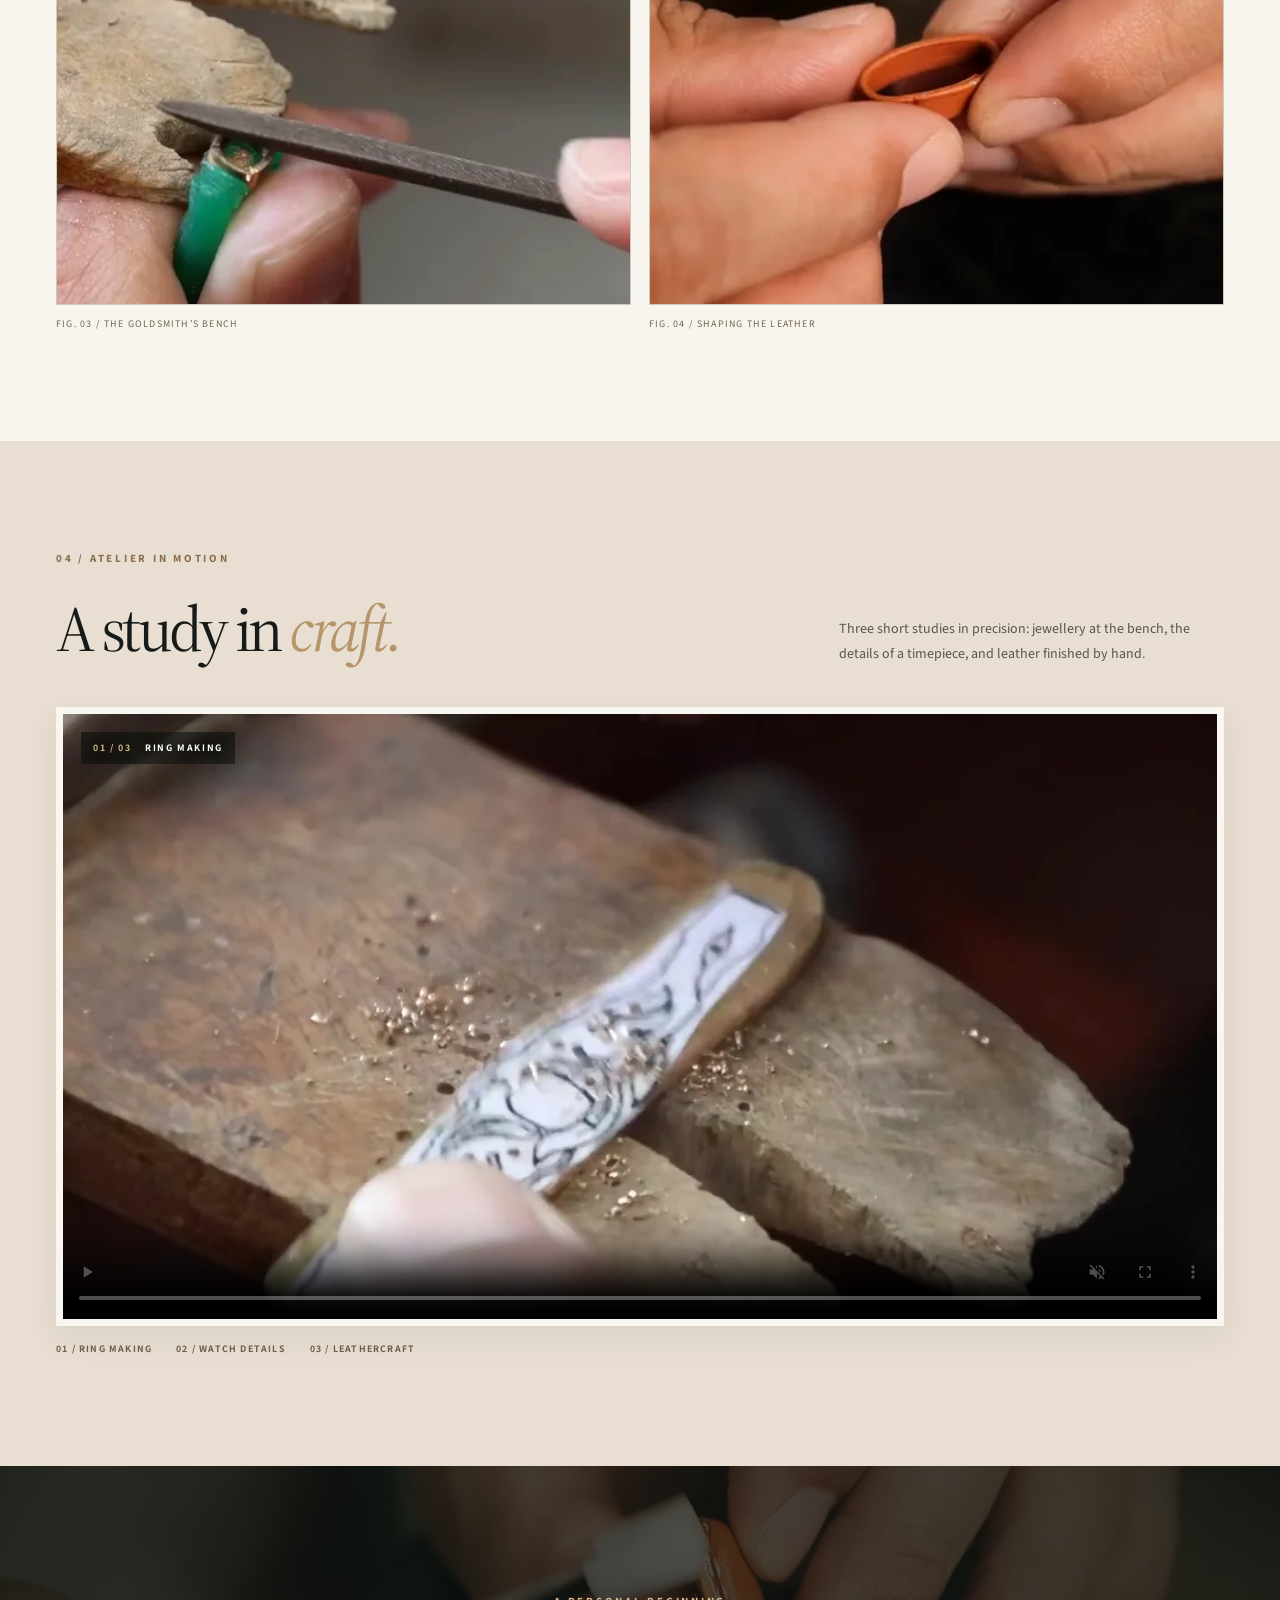
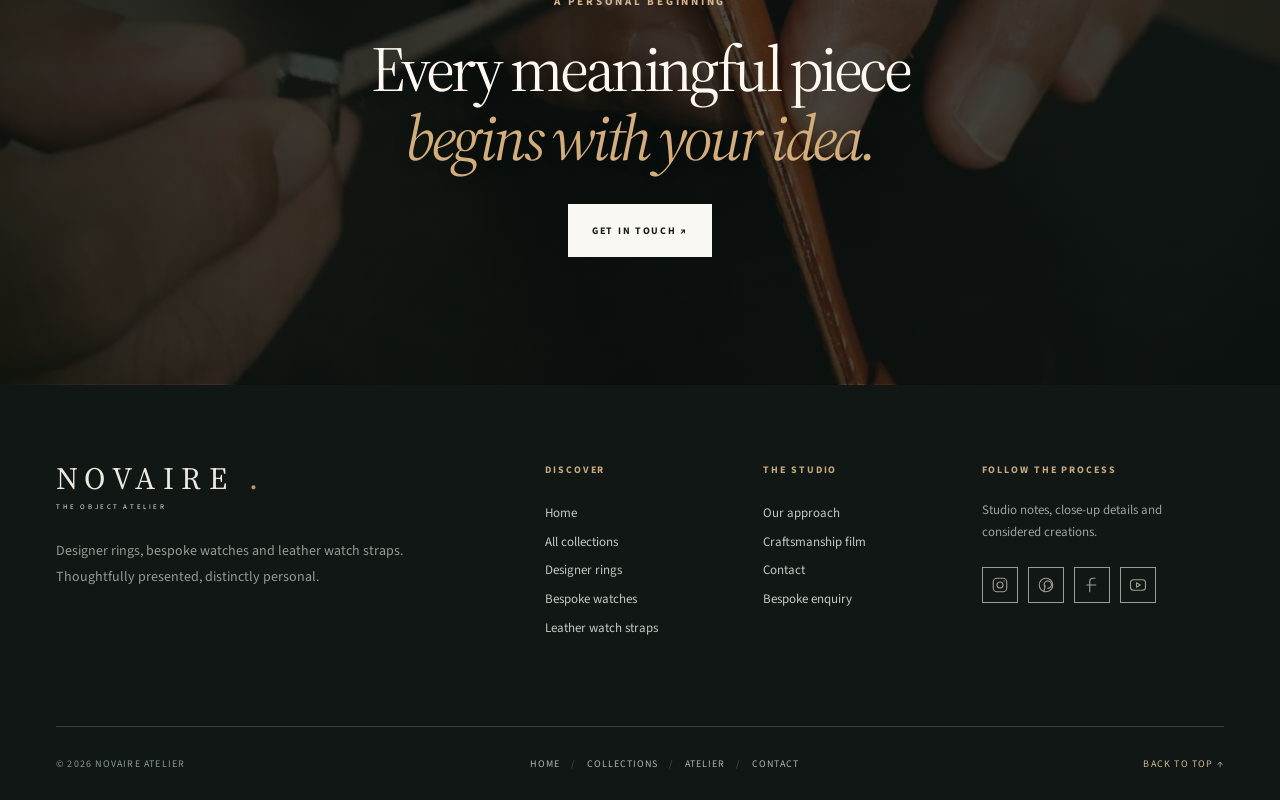
<file: about.html>
<!DOCTYPE html>
<html lang="en">
 <head>
  <meta charset="utf-8"/>
  <meta content="width=device-width, initial-scale=1" name="viewport"/>
  <meta content="light dark" name="color-scheme"/>
  <meta content="#161b1a" name="theme-color"/>
  <meta content="Explore the NOVAIRE atelier: thoughtful jewellery design, watch details and leather craftsmanship, from initial idea to finishing touch." name="description"/>
  <meta content="website" property="og:type"/>
  <meta content="The Atelier &mdash; Craft, Process &amp; Story | NOVAIRE" property="og:title"/>
  <meta content="Discover the craft, the materials and the thoughtful details behind the NOVAIRE atelier." property="og:description"/>
  <meta content="assets/images/hero-atelier.webp" property="og:image"/>
  <title>
   The Atelier &mdash; Craft, Process &amp; Story | NOVAIRE
  </title>
  <link href="assets/images/favicon.svg" rel="icon" type="image/svg+xml"/>
  <script defer="" src="assets/js/catalogue.js?v=6">
  </script>
  <script defer="" src="assets/js/main.js?v=11">
  </script>
  <script defer="" src="assets/js/atelier-v24.js?v=24.1">
  </script>
  <link href="https://fonts.googleapis.com" rel="preconnect"/>
  <link crossorigin="" href="https://fonts.gstatic.com" rel="preconnect"/>
  <link href="https://fonts.googleapis.com/css2?family=Source+Sans+3:wght@400;600;700&amp;family=Source+Serif+4:ital,wght@0,400;0,600;1,400&amp;display=swap" rel="stylesheet"/>
  <link href="assets/css/site-about-v28.css" rel="stylesheet"/>
 </head>
 <body class="about-page" id="top">
  <a class="skip-link" href="#main">
   Skip to content
  </a>
  <div class="announcement">
   <span>
    DESIGNED TO BE PERSONAL
   </span>
   <span aria-hidden="true" class="announcement-star">
    ✦
   </span>
   <span>
    CREATED TO ENDURE
   </span>
  </div>
  <!-- COMPONENT: SITE HEADER - identical on all four pages; backend include candidate: /includes/header.html -->
  <header class="site-header site-header--shared">
   <div class="site-header__inner">
    <a aria-label="NOVAIRE Atelier home" class="brand" href="index.html">
     <span class="brand__name">
      NOVAIRE
      <span class="brand__dot">
       .
      </span>
     </span>
     <span class="brand__tagline">
      THE OBJECT ATELIER
     </span>
    </a>
    <nav aria-label="Primary navigation" class="site-nav__links">
     <a href="index.html">
      HOME
     </a>
     <a href="gallery.html">
      COLLECTIONS
     </a>
     <a href="about.html">
      THE ATELIER
     </a>
     <a href="contact.html">
      CONTACT
     </a>
    </nav>
    <div class="site-header__actions">
     <a class="site-header__cta" href="gallery.html">
      EXPLORE OBJECTS
      <span aria-hidden="true">
       &nearrow;
      </span>
     </a>
     <button aria-controls="site-nav__mobile" aria-expanded="false" aria-label="Toggle navigation" class="site-nav__toggle" data-menu-toggle="" type="button">
      <span>
      </span>
      <span>
      </span>
     </button>
    </div>
   </div>
  </header>
  <!-- /COMPONENT: SITE HEADER -->
  <!-- COMPONENT: MOBILE NAV - identical on all four pages -->
  <nav aria-label="Mobile navigation" class="site-nav__mobile" data-mobile-nav="" id="site-nav__mobile">
   <a href="index.html">
    Home
    <span>
     01
    </span>
   </a>
   <a href="gallery.html">
    Collections
    <span>
     02
    </span>
   </a>
   <a href="about.html">
    The Atelier
    <span>
     03
    </span>
   </a>
   <a href="contact.html">
    Contact
    <span>
     04
    </span>
   </a>
  </nav>
  <!-- /COMPONENT: MOBILE NAV -->
  <main id="main">
   <section class="internal-hero about-hero photo-hero">
    <div class="wrap">
     <div class="eyebrow light">
      THE ATELIER / A CLOSER LOOK
     </div>
     <div class="about-hero-grid">
      <h1>
       The beauty
       <br/>
       of
       <em>
        attention.
       </em>
      </h1>
      <div class="about-hero-aside">
       <span class="large-index">
        THE ATELIER
        <span class="about-hero-line">
        </span>
        THREE DISCIPLINES
       </span>
       <p>
        From the setting of a ring to the details of a watch and the feel of stitched leather, we believe the smallest decisions often matter most.
       </p>
      </div>
     </div>
    </div>
   </section>
   <div aria-label="Rings, bespoke watches, handcrafted leather straps &mdash; NOVAIRE Atelier" class="atelier-ticker">
    <div aria-hidden="true" class="ticker-track">
     <span class="ticker-part">
      RINGS
      <i>
       ✦
      </i>
      BESPOKE WATCHES
      <i>
       ✦
      </i>
      HANDCRAFTED LEATHER STRAPS
      <i>
       ✦
      </i>
      THE ART OF THE PERSONAL OBJECT
      <i>
       ✦
      </i>
     </span>
     <span class="ticker-part">
      RINGS
      <i>
       ✦
      </i>
      BESPOKE WATCHES
      <i>
       ✦
      </i>
      HANDCRAFTED LEATHER STRAPS
      <i>
       ✦
      </i>
      THE ART OF THE PERSONAL OBJECT
      <i>
       ✦
      </i>
     </span>
    </div>
   </div>
   <section class="about-story section-pad">
    <div class="wrap story-grid">
     <div class="story-photo reveal">
      <picture>
       <source sizes="(min-width: 1440px) 480px, (min-width: 760px) 33vw, 100vw" srcset="assets/images/editorial-still-480w.webp 480w, assets/images/editorial-still.webp 980w" type="image/webp"/>
       <img alt="Hands using a precision rotary tool to work on the metal of a ring at a jewellery bench" decoding="async" height="1060" loading="lazy" sizes="(min-width: 1440px) 480px, (min-width: 760px) 33vw, 100vw" src="assets/images/editorial-still.jpg" srcset="assets/images/editorial-still-480w.jpg 480w, assets/images/editorial-still.jpg 980w" width="980"/>
      </picture>
      <span>
       FIG. 01 / FINISHING A RING
      </span>
     </div>
     <div class="story-copy reveal">
      <span class="eyebrow dark">
       01 / OUR PHILOSOPHY
      </span>
      <h2>
       The quiet art
       <br/>
       of
       <em>
        making.
       </em>
      </h2>
      <p>
       We pay attention to the things you notice over time: the balance of a ring, the line of a watch case, and the way a leather strap sits on the wrist.
      </p>
      <p>
       Some pieces are chosen as they are. Others begin with a conversation. Either way, the aim is the same: something considered, personal and worth keeping.
      </p>
      <div aria-label="Our three disciplines" class="atelier-story-endmark">
       <span>
        RINGS
       </span>
       <i aria-hidden="true">
       </i>
       <span>
        WATCHES
       </span>
       <i aria-hidden="true">
       </i>
       <span>
        LEATHER
       </span>
      </div>
     </div>
    </div>
   </section>
   <section class="values-section">
    <div class="wrap">
     <div class="eyebrow light">
      02 / THE THINGS THAT MATTER
     </div>
     <h2>
      Nothing is
      <em>
       incidental.
      </em>
     </h2>
     <div class="values-grid">
      <article class="reveal atelier-values__item--0">
       <span>
        01 / FORM
       </span>
       <h3>
        Considered proportions
       </h3>
       <p>
        The curve of a ring and the profile of a case should feel as good as they look.
       </p>
      </article>
      <article class="reveal atelier-values__item--1">
       <span>
        02 / MATERIAL
       </span>
       <h3>
        Honest character
       </h3>
       <p>
        Metal, stone and leather each have their own weight, texture and way of catching the light.
       </p>
      </article>
      <article class="reveal atelier-values__item--2">
       <span>
        03 / PERSONALITY
       </span>
       <h3>
        Made personal
       </h3>
       <p>
        From a stone setting to a dial or a line of stitching, it is the details that make a piece yours.
       </p>
      </article>
     </div>
    </div>
   </section>
   <section class="process-section section-pad">
    <div class="wrap">
     <div class="process-row reveal">
      <div>
       <span class="eyebrow dark">
        03 / WATCH DETAILS
       </span>
       <h2>
        The unseen
        <br/>
        <em>
         details.
        </em>
       </h2>
       <p>
        A watch is more than its dial. The case, the movement and the way a strap meets the lugs all shape how it looks and feels in the hand.
       </p>
       <a class="atelier-text-link" href="gallery.html#watches">
        EXPLORE BESPOKE WATCHES
        <span aria-hidden="true">
         &nearrow;
        </span>
       </a>
      </div>
      <figure class="atelier-study-figure">
       <picture>
        <source sizes="(min-width: 1440px) 480px, (min-width: 760px) 33vw, 100vw" srcset="assets/images/watch-03-480w.webp 480w, assets/images/watch-03.webp 980w" type="image/webp"/>
        <img alt="Close-up of the back of a watch case and the leather strap connection during a watch fitting" decoding="async" height="1060" loading="lazy" sizes="(min-width: 1440px) 480px, (min-width: 760px) 33vw, 100vw" src="assets/images/watch-03.jpg" srcset="assets/images/watch-03-480w.jpg 480w, assets/images/watch-03.jpg 980w" width="980"/>
       </picture>
       <figcaption>
        FIG. 02 / CASE, STRAP &amp; FINISH
       </figcaption>
      </figure>
     </div>
    </div>
   </section>
   <section class="process-stages section-pad">
    <div class="wrap">
     <div class="section-top">
      <div>
       <span class="eyebrow dark">
        FROM IDEA TO OBJECT
       </span>
       <h2>
        A deliberate
        <em>
         journey.
        </em>
       </h2>
      </div>
      <p>
       Each piece begins with a question: what should it mean, and how should it feel?
      </p>
     </div>
     <div class="stage-grid">
      <article class="reveal atelier-process__step--0">
       <span>
        01 / THE BEGINNING
       </span>
       <h3>
        The idea
       </h3>
       <p>
        A moment, a reference or simply a detail you cannot stop thinking about.
       </p>
      </article>
      <article class="reveal atelier-process__step--1">
       <span>
        02 / THE MATERIAL
       </span>
       <h3>
        The choice
       </h3>
       <p>
        Considering stone, metal, dial and leather for the character you want.
       </p>
      </article>
      <article class="reveal atelier-process__step--2">
       <span>
        03 / THE PROCESS
       </span>
       <h3>
        The making
       </h3>
       <p>
        Careful setting, fitting and stitching bring the smallest parts together.
       </p>
      </article>
      <article class="reveal atelier-process__step--3">
       <span>
        04 / THE RESULT
       </span>
       <h3>
        The final touch
       </h3>
       <p>
        The finishing details are what make the completed piece feel right.
       </p>
      </article>
     </div>
     <div class="process-stills">
      <figure class="reveal">
       <picture>
        <source sizes="(min-width: 1440px) 480px, (min-width: 760px) 33vw, 100vw" srcset="assets/images/ring-bench-480w.webp 480w, assets/images/ring-bench.webp 980w" type="image/webp"/>
        <img alt="Hands filing a metal ring component at a jeweller&rsquo;s workbench" decoding="async" height="1060" loading="lazy" sizes="(min-width: 1440px) 480px, (min-width: 760px) 33vw, 100vw" src="assets/images/ring-bench.jpg" srcset="assets/images/ring-bench-480w.jpg 480w, assets/images/ring-bench.jpg 980w" width="980"/>
       </picture>
       <figcaption>
        FIG. 03 / THE GOLDSMITH&rsquo;S BENCH
       </figcaption>
      </figure>
      <figure class="reveal">
       <picture>
        <source sizes="(min-width: 1440px) 480px, (min-width: 760px) 33vw, 100vw" srcset="assets/images/leather-cut-480w.webp 480w, assets/images/leather-cut.webp 980w" type="image/webp"/>
        <img alt="Hands carefully folding and shaping cognac leather during watch strap construction" decoding="async" height="1060" loading="lazy" sizes="(min-width: 1440px) 480px, (min-width: 760px) 33vw, 100vw" src="assets/images/leather-cut.jpg" srcset="assets/images/leather-cut-480w.jpg 480w, assets/images/leather-cut.jpg 980w" width="980"/>
       </picture>
       <figcaption>
        FIG. 04 / SHAPING THE LEATHER
       </figcaption>
      </figure>
     </div>
    </div>
   </section>
   <section class="film-section section-pad" id="film">
    <div class="wrap">
     <div class="film-title">
      <div>
       <span class="eyebrow dark">
        04 / ATELIER IN MOTION
       </span>
       <h2>
        A study in
        <em>
         craft.
        </em>
       </h2>
      </div>
      <p>
       Three short studies in precision: jewellery at the bench, the details of a timepiece, and leather finished by hand.
      </p>
     </div>
     <div class="craft-film-frame">
      <video aria-label="Craftsmanship film showing ring making, watch details and leather strap work" autoplay="" controls="" height="720" loop="" muted="" playsinline="" poster="assets/images/atelier-film-poster-v24.webp" preload="auto" width="1280">
       <source src="assets/video/atelier-three-crafts-v24.mp4" type="video/mp4"/>
       Your browser does not support HTML5 video.
      </video>
      <div aria-hidden="true" class="atelier-film-overlay">
       <span data-chapter-index="">
        01 / 03
       </span>
       <span data-chapter-label="">
        RING MAKING
       </span>
      </div>
     </div>
     <div class="atelier-film-footnote">
      <span>
       01 / RING MAKING
      </span>
      <span>
       02 / WATCH DETAILS
      </span>
      <span>
       03 / LEATHERCRAFT
      </span>
     </div>
    </div>
   </section>
   <section class="about-contact">
    <div class="wrap">
     <span class="eyebrow light">
      A PERSONAL BEGINNING
     </span>
     <h2>
      Every meaningful piece
      <br/>
      <em>
       begins with your idea.
      </em>
     </h2>
     <a class="button button-cream" href="contact.html">
      GET IN TOUCH &nearrow;
     </a>
    </div>
   </section>
  </main>
  <!-- COMPONENT: SITE FOOTER - identical on all four pages; backend include candidate: /includes/footer.html -->
  <footer class="site-footer site-footer--shared">
   <div class="footer-top">
    <div class="footer-brand">
     <a class="brand brand-footer" href="index.html">
      <span class="brand__name">
       NOVAIRE
       <span class="brand__dot">
        .
       </span>
      </span>
      <span class="brand__tagline">
       THE OBJECT ATELIER
      </span>
     </a>
     <p>
      Designer rings, bespoke watches and leather watch straps. Thoughtfully presented, distinctly personal.
     </p>
    </div>
    <div class="footer-nav">
     <div>
      <span class="footer-title">
       DISCOVER
      </span>
      <a href="index.html">
       Home
      </a>
      <a href="gallery.html">
       All collections
      </a>
      <a href="gallery.html#rings">
       Designer rings
      </a>
      <a href="gallery.html#watches">
       Bespoke watches
      </a>
      <a href="gallery.html#straps">
       Leather watch straps
      </a>
     </div>
     <div>
      <span class="footer-title">
       THE STUDIO
      </span>
      <a href="about.html">
       Our approach
      </a>
      <a href="about.html#film">
       Craftsmanship film
      </a>
      <a href="contact.html">
       Contact
      </a>
      <a href="contact.html">
       Bespoke enquiry
      </a>
     </div>
     <div class="site-footer__social-column">
      <span class="footer-title">
       FOLLOW THE PROCESS
      </span>
      <p>
       Studio notes, close-up details and considered creations.
      </p>
      <div data-socials="">
      </div>
     </div>
    </div>
   </div>
   <div class="footer-bottom">
    <span>
     &copy;
     <span data-year="">
      2026
     </span>
     NOVAIRE ATELIER
    </span>
    <nav aria-label="Footer quick links" class="footer-mini-nav">
     <a href="index.html">
      HOME
     </a>
     <span aria-hidden="true" class="tiny-sep">
      /
     </span>
     <a href="gallery.html">
      COLLECTIONS
     </a>
     <span aria-hidden="true" class="tiny-sep">
      /
     </span>
     <a href="about.html">
      ATELIER
     </a>
     <span aria-hidden="true" class="tiny-sep">
      /
     </span>
     <a href="contact.html">
      CONTACT
     </a>
    </nav>
    <a aria-label="Back to top" href="#top">
     BACK TO TOP &uarr;
    </a>
   </div>
  </footer>
  <!-- /COMPONENT: SITE FOOTER -->
 </body>
</html>
</file>
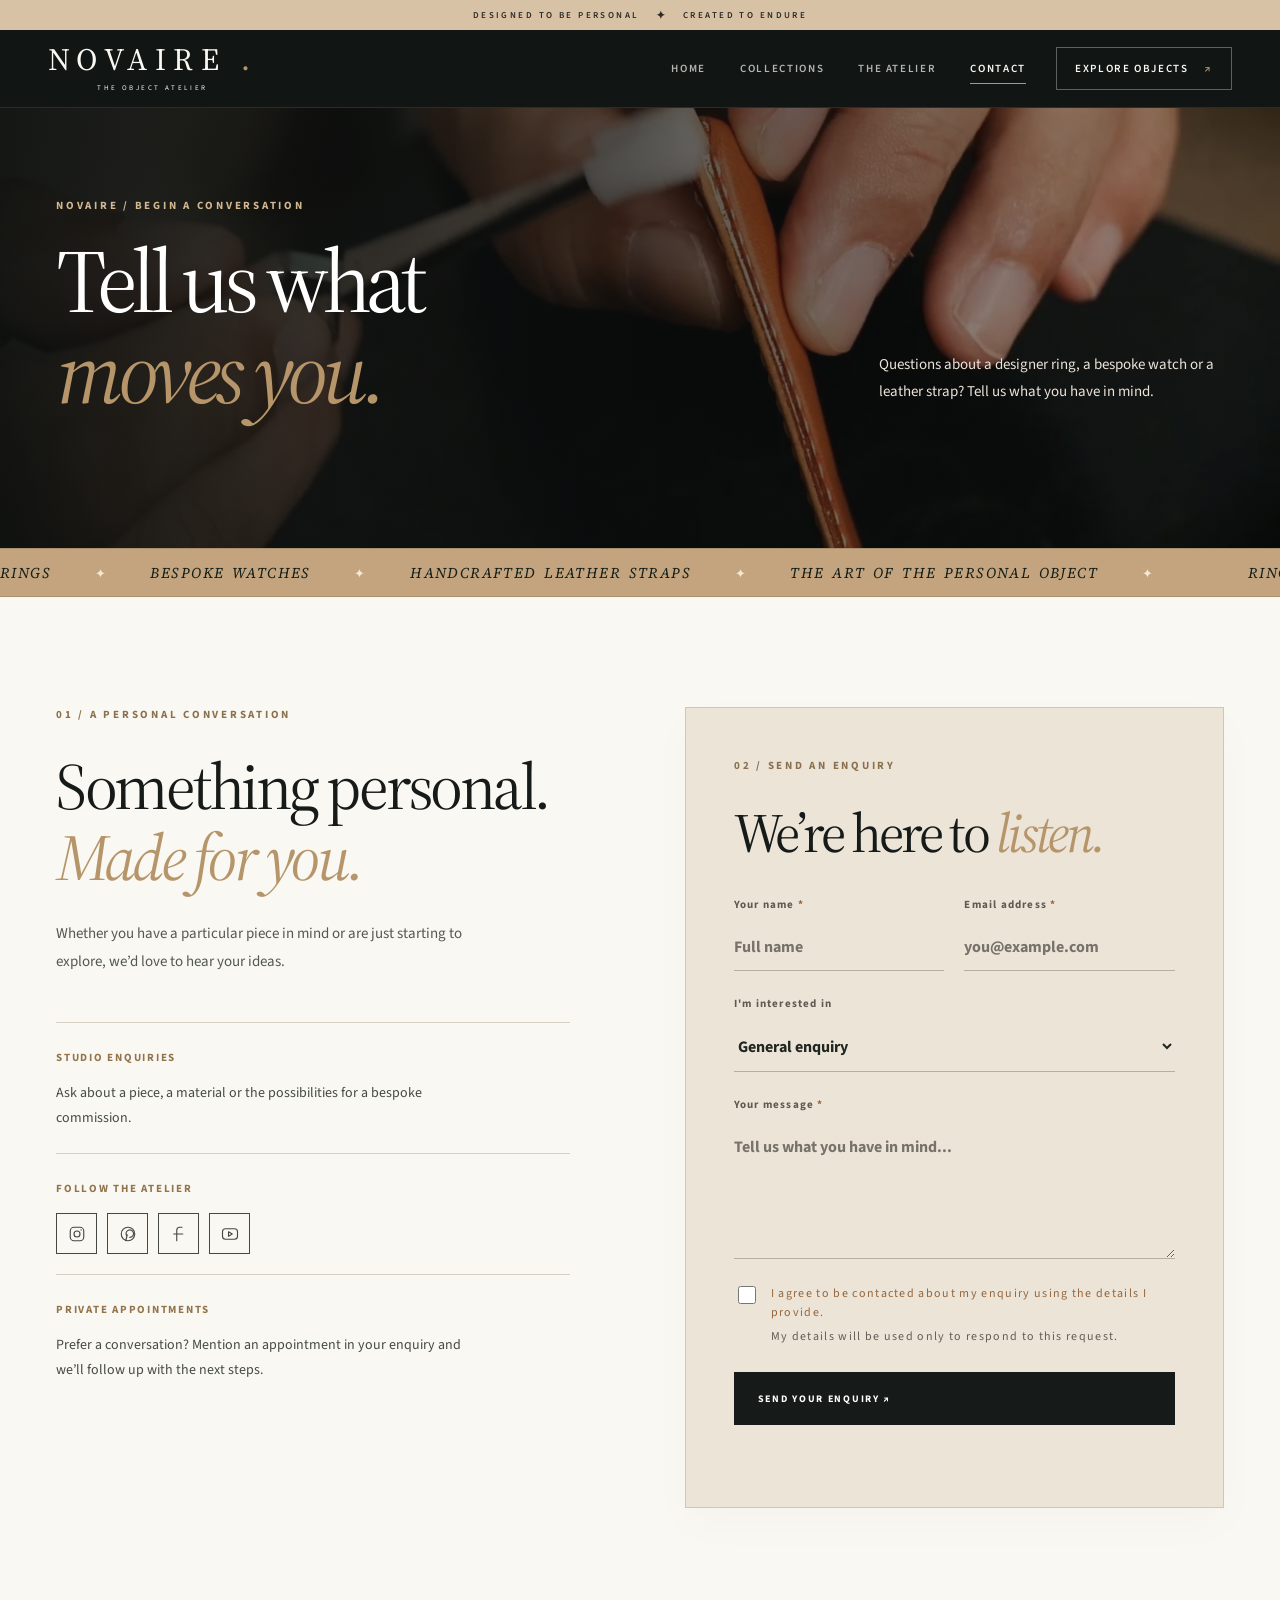
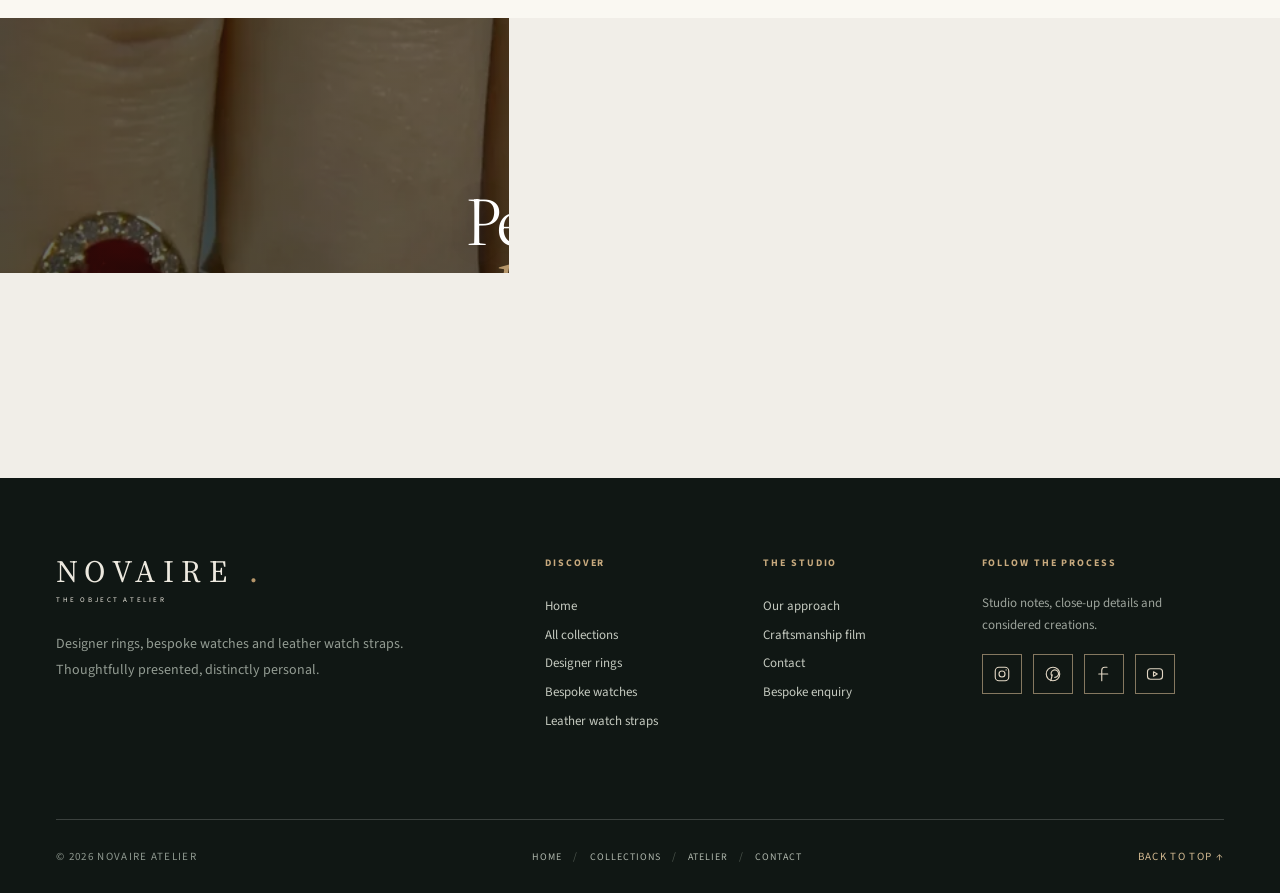
<file: contact.html>
<!DOCTYPE html>
<html lang="en">
 <head>
  <meta charset="utf-8"/>
  <meta content="width=device-width, initial-scale=1" name="viewport"/>
  <meta content="light dark" name="color-scheme"/>
  <meta content="#161b1a" name="theme-color"/>
  <meta content="Get in touch with NOVAIRE Atelier about designer rings, bespoke watches and leather watch straps. Start a personal conversation with our studio." name="description"/>
  <meta content="website" property="og:type"/>
  <meta content="Contact the Atelier | NOVAIRE" property="og:title"/>
  <meta content="Contact NOVAIRE Atelier about fine rings, bespoke watches and leather watch straps." property="og:description"/>
  <meta content="assets/images/hero-poster.webp" property="og:image"/>
  <title>
   Contact the Atelier | NOVAIRE
  </title>
  <link href="assets/images/favicon.svg" rel="icon" type="image/svg+xml"/>
  <script defer="" src="assets/js/catalogue.js?v=6">
  </script>
  <script defer="" src="assets/js/main.js?v=11">
  </script>
  <script defer="True" src="assets/js/contact-v25.js">
  </script>
  <link href="https://fonts.googleapis.com" rel="preconnect"/>
  <link crossorigin="" href="https://fonts.gstatic.com" rel="preconnect"/>
  <link href="https://fonts.googleapis.com/css2?family=Source+Sans+3:wght@400;600;700&amp;family=Source+Serif+4:ital,wght@0,400;0,600;1,400&amp;display=swap" rel="stylesheet"/>
  <link href="assets/css/site-contact-v28.css" rel="stylesheet"/>
 </head>
 <body class="contact-page" id="top">
  <a class="skip-link" href="#main">
   Skip to content
  </a>
  <div class="announcement">
   <span>
    DESIGNED TO BE PERSONAL
   </span>
   <span aria-hidden="true" class="announcement-star">
    ✦
   </span>
   <span>
    CREATED TO ENDURE
   </span>
  </div>
  <!-- COMPONENT: SITE HEADER - identical on all four pages; backend include candidate: /includes/header.html -->
  <header class="site-header site-header--shared">
   <div class="site-header__inner">
    <a aria-label="NOVAIRE Atelier home" class="brand" href="index.html">
     <span class="brand__name">
      NOVAIRE
      <span class="brand__dot">
       .
      </span>
     </span>
     <span class="brand__tagline">
      THE OBJECT ATELIER
     </span>
    </a>
    <nav aria-label="Primary navigation" class="site-nav__links">
     <a href="index.html">
      HOME
     </a>
     <a href="gallery.html">
      COLLECTIONS
     </a>
     <a href="about.html">
      THE ATELIER
     </a>
     <a href="contact.html">
      CONTACT
     </a>
    </nav>
    <div class="site-header__actions">
     <a class="site-header__cta" href="gallery.html">
      EXPLORE OBJECTS
      <span aria-hidden="true">
       &nearrow;
      </span>
     </a>
     <button aria-controls="site-nav__mobile" aria-expanded="false" aria-label="Toggle navigation" class="site-nav__toggle" data-menu-toggle="" type="button">
      <span>
      </span>
      <span>
      </span>
     </button>
    </div>
   </div>
  </header>
  <!-- /COMPONENT: SITE HEADER -->
  <!-- COMPONENT: MOBILE NAV - identical on all four pages -->
  <nav aria-label="Mobile navigation" class="site-nav__mobile" data-mobile-nav="" id="site-nav__mobile">
   <a href="index.html">
    Home
    <span>
     01
    </span>
   </a>
   <a href="gallery.html">
    Collections
    <span>
     02
    </span>
   </a>
   <a href="about.html">
    The Atelier
    <span>
     03
    </span>
   </a>
   <a href="contact.html">
    Contact
    <span>
     04
    </span>
   </a>
  </nav>
  <!-- /COMPONENT: MOBILE NAV -->
  <main id="main">
   <section class="contact-hero photo-hero">
    <div class="wrap">
     <span class="eyebrow light">
      NOVAIRE / BEGIN A CONVERSATION
     </span>
     <div class="contact-hero-row">
      <h1>
       Tell us what
       <br/>
       <em>
        moves you.
       </em>
      </h1>
      <p>
       Questions about a designer ring, a bespoke watch or a leather strap? Tell us what you have in mind.
      </p>
     </div>
    </div>
   </section>
   <div aria-label="Rings, bespoke watches, handcrafted leather straps &mdash; NOVAIRE Atelier" class="atelier-ticker">
    <div aria-hidden="true" class="ticker-track">
     <span class="ticker-part">
      RINGS
      <i>
       ✦
      </i>
      BESPOKE WATCHES
      <i>
       ✦
      </i>
      HANDCRAFTED LEATHER STRAPS
      <i>
       ✦
      </i>
      THE ART OF THE PERSONAL OBJECT
      <i>
       ✦
      </i>
     </span>
     <span class="ticker-part">
      RINGS
      <i>
       ✦
      </i>
      BESPOKE WATCHES
      <i>
       ✦
      </i>
      HANDCRAFTED LEATHER STRAPS
      <i>
       ✦
      </i>
      THE ART OF THE PERSONAL OBJECT
      <i>
       ✦
      </i>
     </span>
    </div>
   </div>
   <section class="contact-main section-pad">
    <div class="wrap contact-columns">
     <div class="contact-aside reveal">
      <span class="eyebrow dark">
       01 / A PERSONAL CONVERSATION
      </span>
      <h2>
       Something personal.
       <br/>
       <em>
        Made for you.
       </em>
      </h2>
      <p>
       Whether you have a particular piece in mind or are just starting to explore, we&rsquo;d love to hear your ideas.
      </p>
      <div class="contact-line">
       <span>
        STUDIO ENQUIRIES
       </span>
       <p>
        Ask about a piece, a material or the possibilities for a bespoke commission.
       </p>
      </div>
      <div class="contact-line">
       <span>
        FOLLOW THE ATELIER
       </span>
       <div data-contact-socials="">
       </div>
      </div>
      <div class="contact-line">
       <span>
        PRIVATE APPOINTMENTS
       </span>
       <p>
        Prefer a conversation? Mention an appointment in your enquiry and we&rsquo;ll follow up with the next steps.
       </p>
      </div>
     </div>
     <div class="form-card reveal">
      <span class="eyebrow dark">
       02 / SEND AN ENQUIRY
      </span>
      <h2>
       We&rsquo;re here to
       <em>
        listen.
       </em>
      </h2>
      <form aria-label="Contact the NOVAIRE atelier" autocomplete="on" id="enquiry-form" method="post">
       <div aria-hidden="true" class="contact-honey">
        <label for="contact-website">
         Leave this field blank
        </label>
        <input autocomplete="off" id="contact-website" name="website" tabindex="-1" type="text"/>
       </div>
       <div class="form-row">
        <label>
         Your name
         <span>
          *
         </span>
         <input autocomplete="name" minlength="2" name="name" placeholder="Full name" required=""/>
        </label>
        <label>
         Email address
         <span>
          *
         </span>
         <input autocomplete="email" name="email" placeholder="you@example.com" required="" type="email"/>
        </label>
       </div>
       <label>
        I'm interested in
        <select name="interest" required="">
         <option value="general">
          General enquiry
         </option>
         <option value="ring">
          Designer rings
         </option>
         <option value="watch">
          Bespoke watches
         </option>
         <option value="strap">
          Leather watch straps
         </option>
         <option value="custom">
          Bespoke commission
         </option>
        </select>
       </label>
       <label>
        Your message
        <span>
         *
        </span>
        <textarea minlength="10" name="message" placeholder="Tell us what you have in mind..." required="" rows="5"></textarea>
       </label>
       <label class="form-consent">
        <input name="consent" required="" type="checkbox" value="yes"/>
        <span>
         I agree to be contacted about my enquiry using the details I provide.
         <span class="contact-privacy-hint">
          My details will be used only to respond to this request.
         </span>
        </span>
       </label>
       <button class="button button-dark form-submit" type="submit">
        SEND YOUR ENQUIRY &nearrow;
       </button>
       <div aria-live="polite" class="form-feedback" data-form-feedback="" role="status" tabindex="-1">
       </div>
      </form>
     </div>
    </div>
   </section>
   <section class="contact-ending">
    <div class="contact-ending-image">
     <picture>
      <source sizes="(min-width: 1440px) 480px, (min-width: 760px) 33vw, 100vw" srcset="assets/images/ruby-close-480w.webp 480w, assets/images/ruby-close.webp 980w" type="image/webp"/>
      <img alt="A ruby and diamond ring photographed on a hand" decoding="async" fetchpriority="low" height="1060" loading="lazy" sizes="(min-width: 1440px) 480px, (min-width: 760px) 33vw, 100vw" src="assets/images/ruby-close.jpg" srcset="assets/images/ruby-close-480w.jpg 480w, assets/images/ruby-close.jpg 980w" width="980"/>
     </picture>
    </div>
    <div class="contact-ending-image">
     <picture>
      <source sizes="(min-width: 1440px) 480px, (min-width: 760px) 33vw, 100vw" srcset="assets/images/v20-w05-480w.webp 480w, assets/images/v20-w05-960w.webp 960w, assets/images/v20-w05.webp 1470w" type="image/webp"/>
      <img alt="Close-up of the visible mechanics inside a bespoke watch" decoding="async" fetchpriority="low" height="1000" loading="lazy" sizes="(min-width: 1440px) 480px, (min-width: 760px) 33vw, 100vw" src="assets/images/v20-w05.jpg" srcset="assets/images/v20-w05-480w.jpg 480w, assets/images/v20-w05-960w.jpg 960w, assets/images/v20-w05.jpg 1470w" width="1470"/>
     </picture>
    </div>
    <div class="contact-ending-copy">
     <span class="eyebrow light">
      THE OBJECT / THE STORY
     </span>
     <h2>
      Personal from
      <br/>
      <em>
       the first detail.
      </em>
     </h2>
    </div>
   </section>
  </main>
  <!-- COMPONENT: SITE FOOTER - identical on all four pages; backend include candidate: /includes/footer.html -->
  <footer class="site-footer site-footer--shared">
   <div class="footer-top">
    <div class="footer-brand">
     <a class="brand brand-footer" href="index.html">
      <span class="brand__name">
       NOVAIRE
       <span class="brand__dot">
        .
       </span>
      </span>
      <span class="brand__tagline">
       THE OBJECT ATELIER
      </span>
     </a>
     <p>
      Designer rings, bespoke watches and leather watch straps. Thoughtfully presented, distinctly personal.
     </p>
    </div>
    <div class="footer-nav">
     <div>
      <span class="footer-title">
       DISCOVER
      </span>
      <a href="index.html">
       Home
      </a>
      <a href="gallery.html">
       All collections
      </a>
      <a href="gallery.html#rings">
       Designer rings
      </a>
      <a href="gallery.html#watches">
       Bespoke watches
      </a>
      <a href="gallery.html#straps">
       Leather watch straps
      </a>
     </div>
     <div>
      <span class="footer-title">
       THE STUDIO
      </span>
      <a href="about.html">
       Our approach
      </a>
      <a href="about.html#film">
       Craftsmanship film
      </a>
      <a href="contact.html">
       Contact
      </a>
      <a href="contact.html">
       Bespoke enquiry
      </a>
     </div>
     <div class="site-footer__social-column">
      <span class="footer-title">
       FOLLOW THE PROCESS
      </span>
      <p>
       Studio notes, close-up details and considered creations.
      </p>
      <div data-socials="">
      </div>
     </div>
    </div>
   </div>
   <div class="footer-bottom">
    <span>
     &copy;
     <span data-year="">
      2026
     </span>
     NOVAIRE ATELIER
    </span>
    <nav aria-label="Footer quick links" class="footer-mini-nav">
     <a href="index.html">
      HOME
     </a>
     <span aria-hidden="true" class="tiny-sep">
      /
     </span>
     <a href="gallery.html">
      COLLECTIONS
     </a>
     <span aria-hidden="true" class="tiny-sep">
      /
     </span>
     <a href="about.html">
      ATELIER
     </a>
     <span aria-hidden="true" class="tiny-sep">
      /
     </span>
     <a href="contact.html">
      CONTACT
     </a>
    </nav>
    <a aria-label="Back to top" href="#top">
     BACK TO TOP &uarr;
    </a>
   </div>
  </footer>
  <!-- /COMPONENT: SITE FOOTER -->
 </body>
</html>
</file>
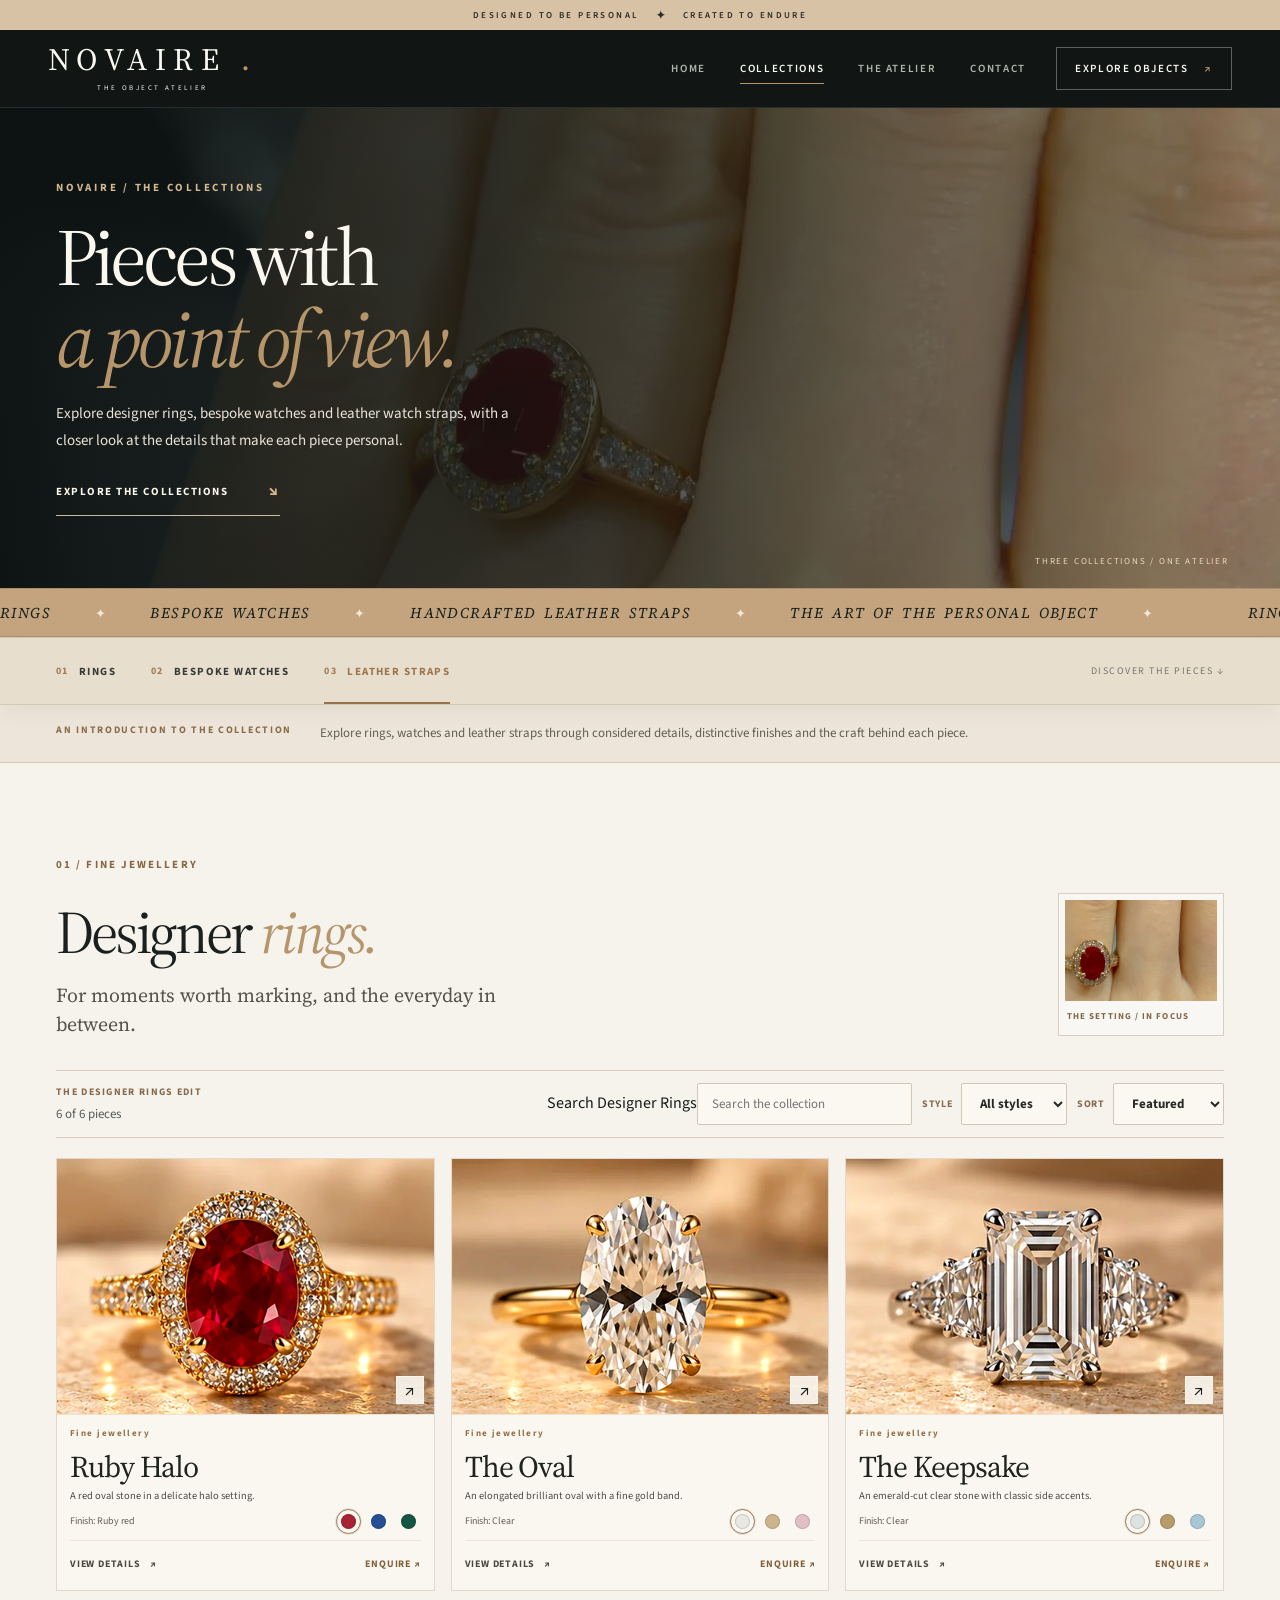
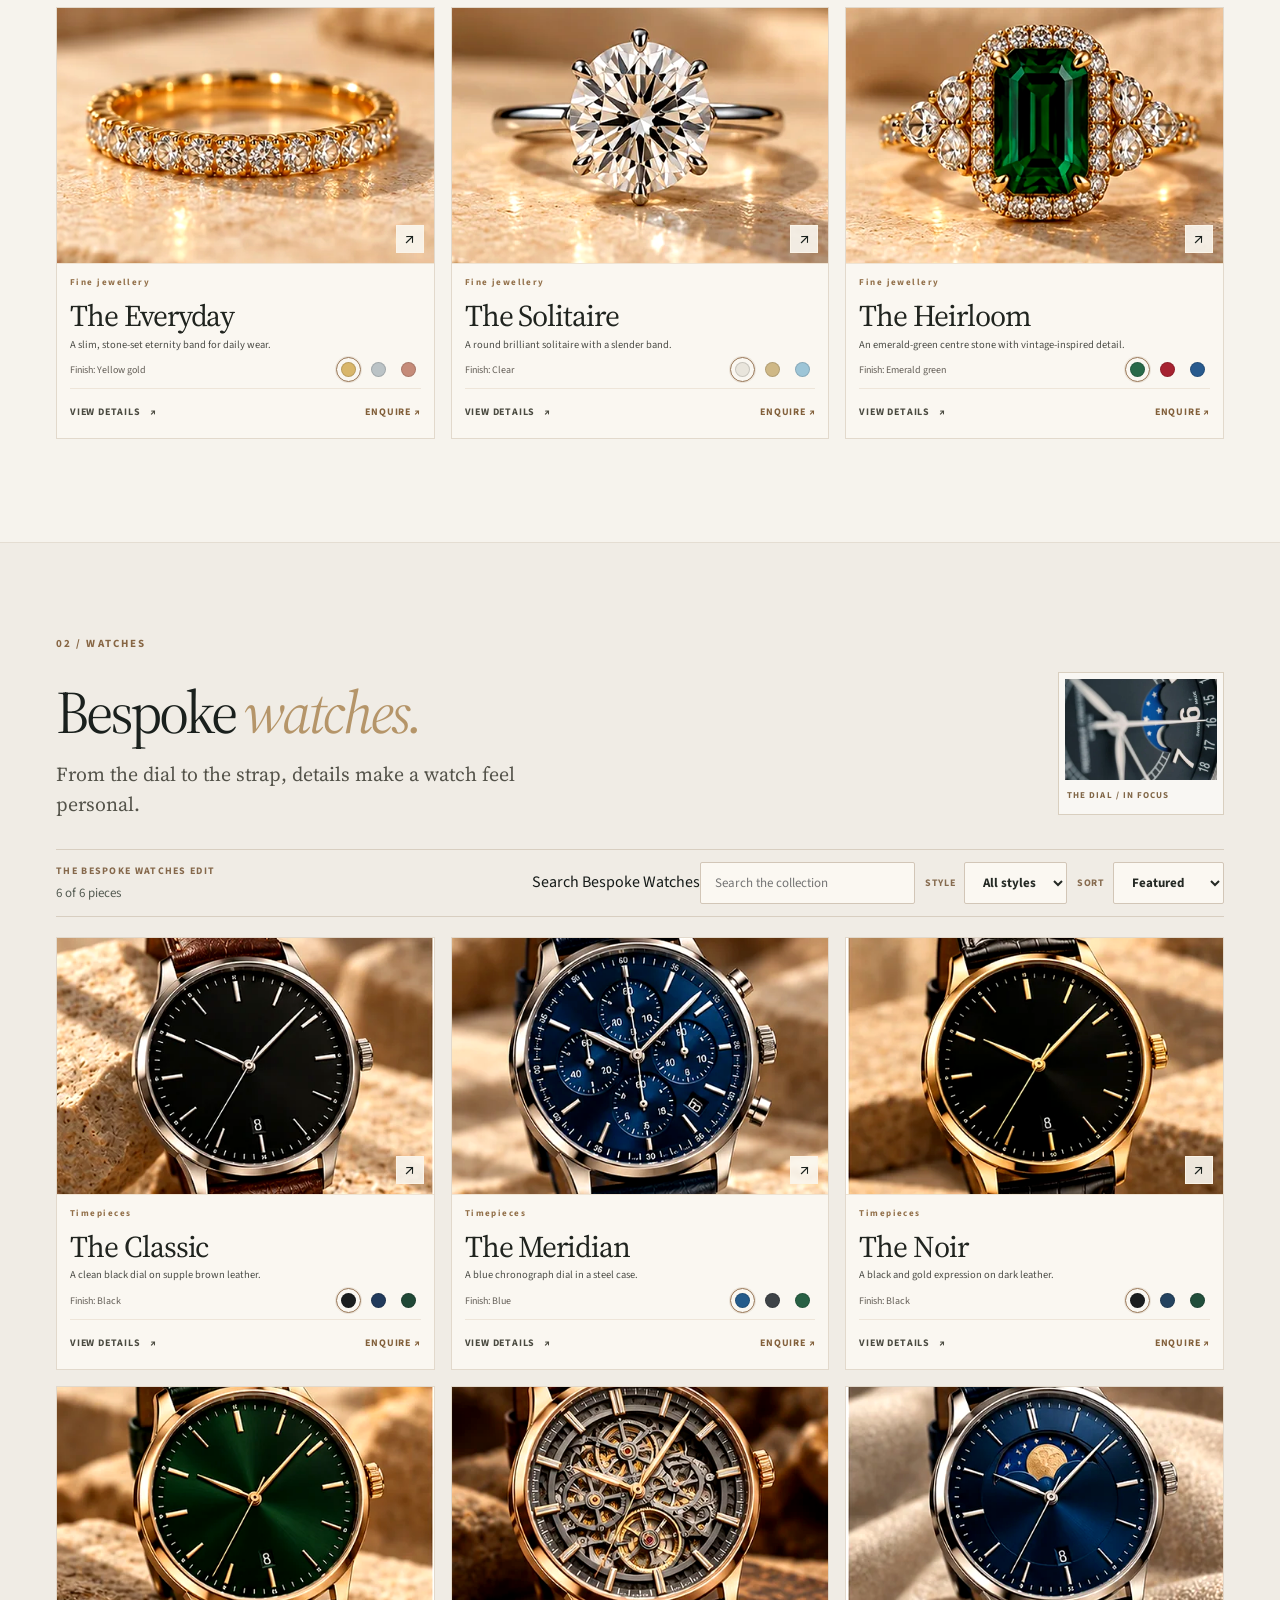
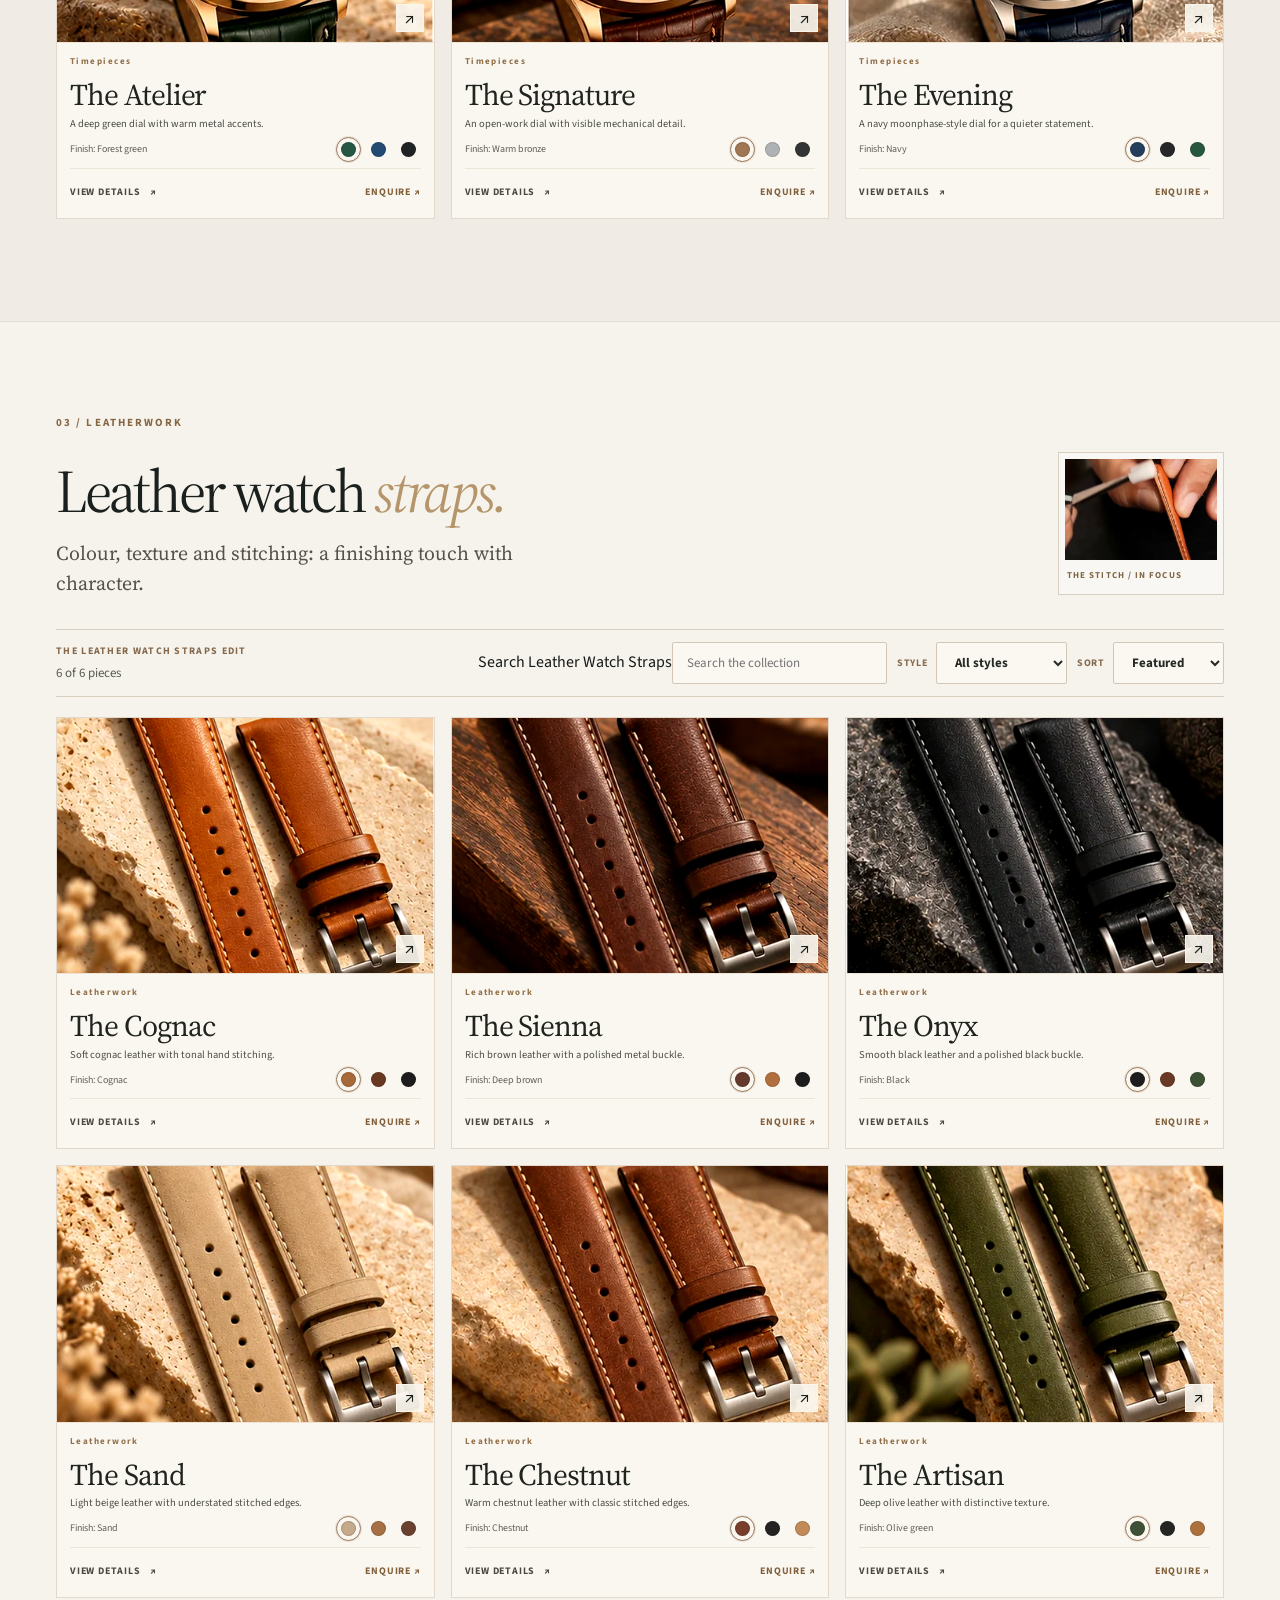
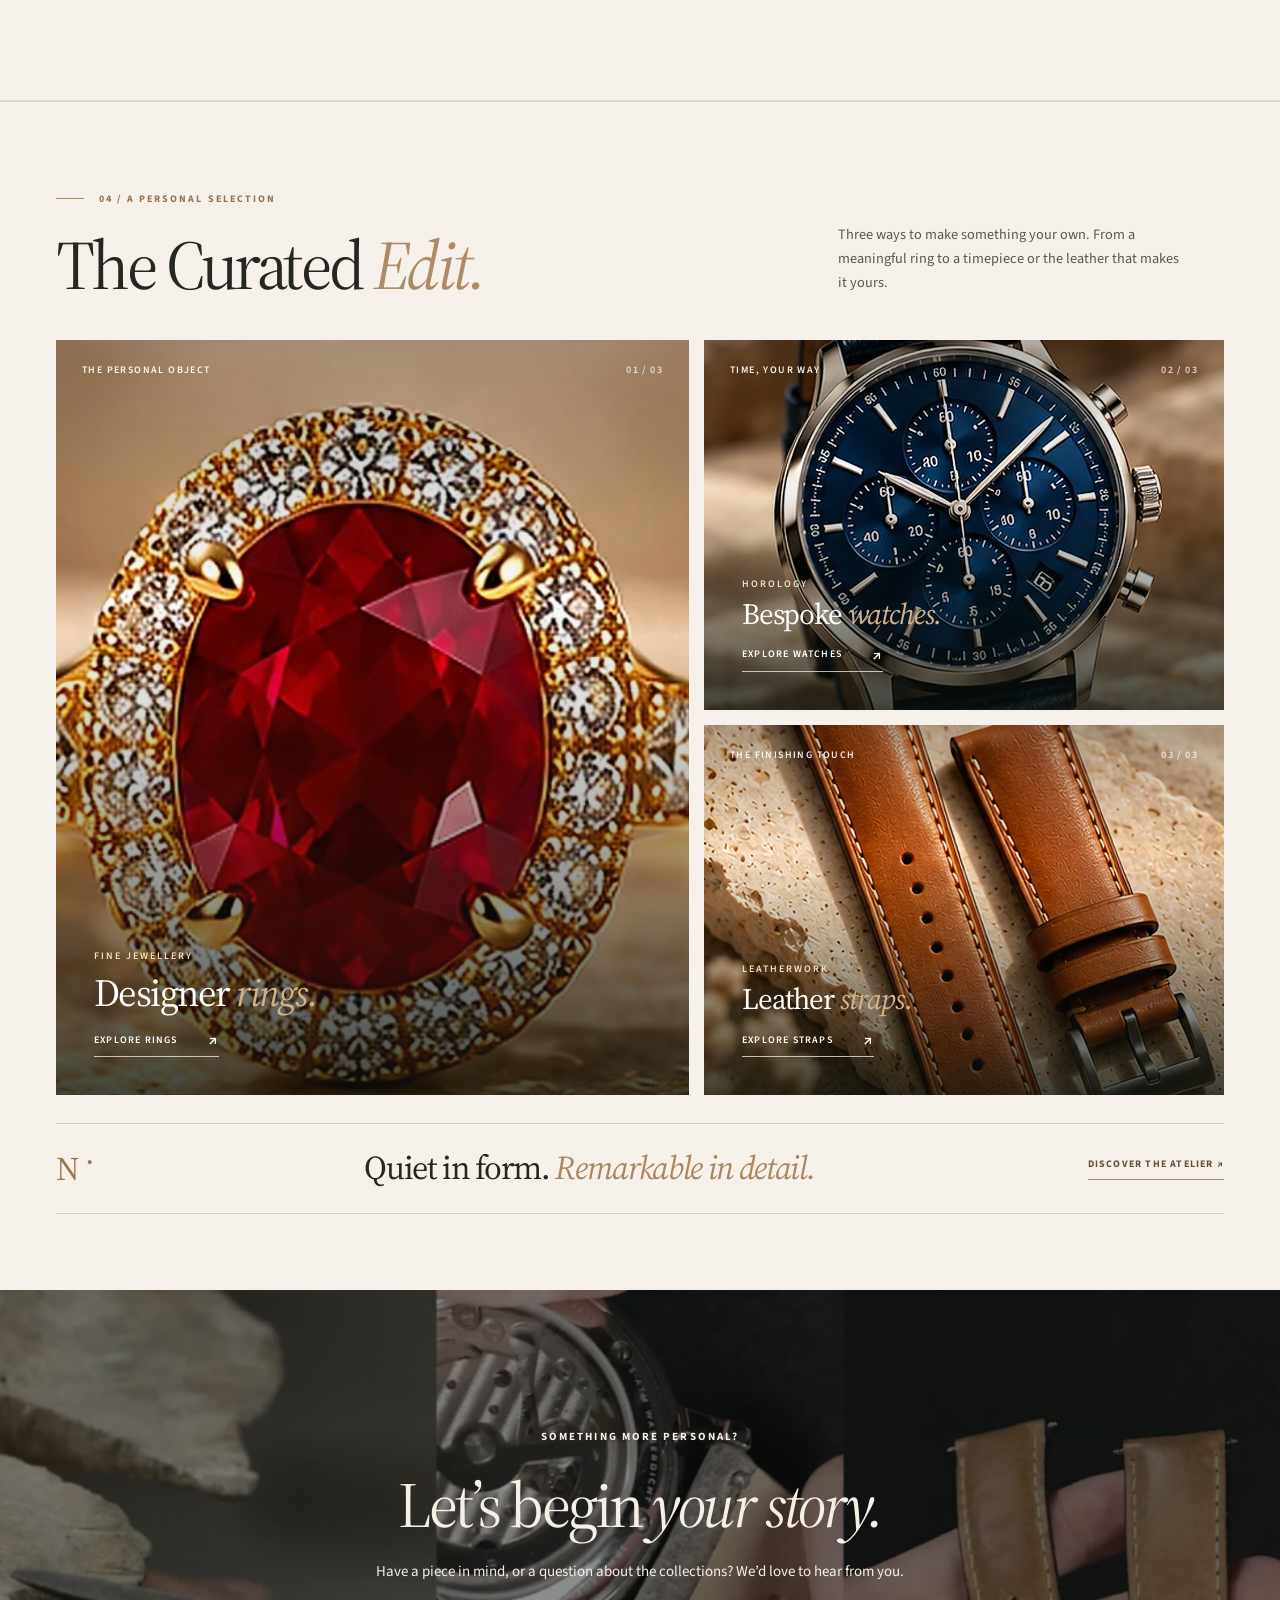
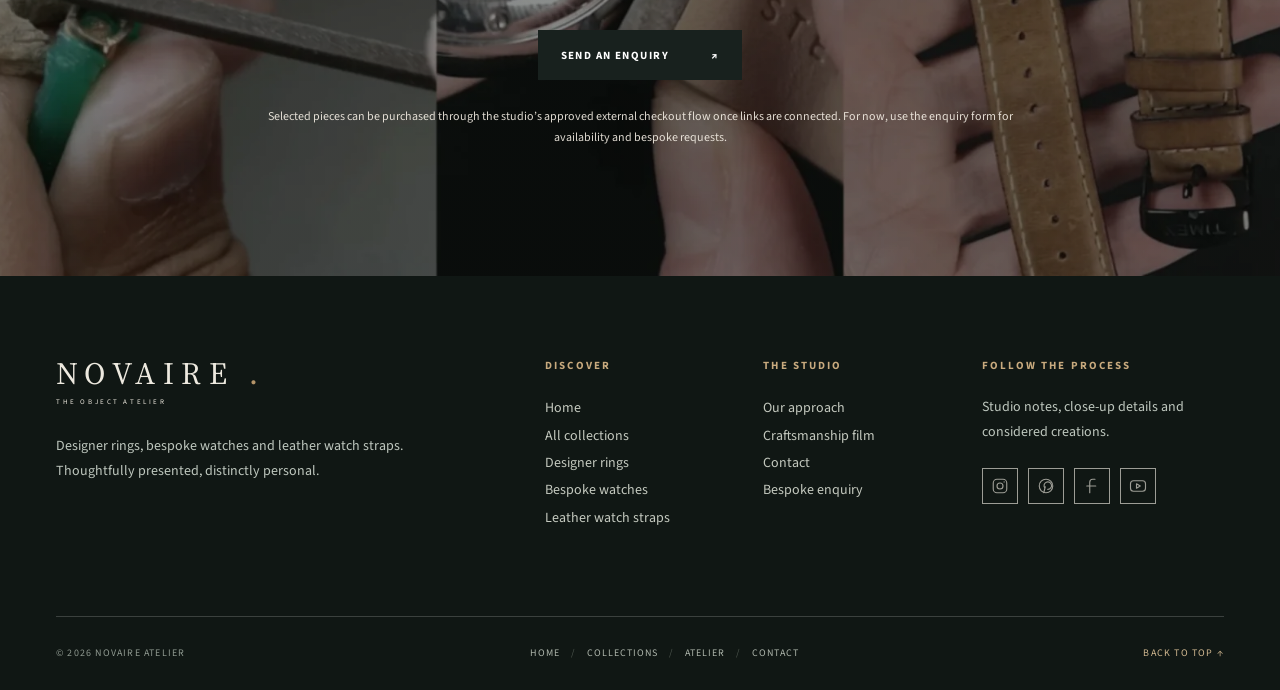
<file: gallery.html>
<!DOCTYPE html>
<html lang="en">
 <head>
  <meta charset="utf-8"/>
  <meta content="width=device-width, initial-scale=1" name="viewport"/>
  <meta content="light dark" name="color-scheme"/>
  <meta content="#161b1a" name="theme-color"/>
  <meta content="Explore NOVAIRE designer rings, bespoke watches and leather watch straps. Browse models, finishes and details; purchase through an external checkout provider." name="description"/>
  <meta content="website" property="og:type"/>
  <meta content="Collections | NOVAIRE Atelier" property="og:title"/>
  <meta content="Explore NOVAIRE designer rings, bespoke watches and leather watch straps. Browse models, finishes and details; purchase through an external checkout provider." property="og:description"/>
  <meta content="assets/images/hero-collections.webp" property="og:image"/>
  <title>
   Collections | NOVAIRE Atelier
  </title>
  <link href="assets/images/favicon.svg" rel="icon" type="image/svg+xml"/>
  <script defer="" src="assets/js/catalogue.js?v=6">
  </script>
  <script defer="" src="assets/js/main.js?v=11">
  </script>
  <script defer="" src="assets/js/gallery-data-v16.js?v=22">
  </script>
  <script defer="" src="assets/js/gallery-v16.js?v=22">
  </script>
  <link href="https://fonts.googleapis.com" rel="preconnect"/>
  <link crossorigin="" href="https://fonts.gstatic.com" rel="preconnect"/>
  <link href="https://fonts.googleapis.com/css2?family=Source+Sans+3:wght@400;600;700&amp;family=Source+Serif+4:ital,wght@0,400;0,600;1,400&amp;display=swap" rel="stylesheet"/>
  <link href="assets/css/site-gallery-v28.css" rel="stylesheet"/>
 </head>
 <body class="gallery-page" id="top">
  <a class="skip-link" href="#main">
   Skip to content
  </a>
  <div class="announcement">
   <span>
    DESIGNED TO BE PERSONAL
   </span>
   <span aria-hidden="true" class="announcement-star">
    ✦
   </span>
   <span>
    CREATED TO ENDURE
   </span>
  </div>
  <!-- COMPONENT: SITE HEADER - identical on all four pages; backend include candidate: /includes/header.html -->
  <header class="site-header site-header--shared">
   <div class="site-header__inner">
    <a aria-label="NOVAIRE Atelier home" class="brand" href="index.html">
     <span class="brand__name">
      NOVAIRE
      <span class="brand__dot">
       .
      </span>
     </span>
     <span class="brand__tagline">
      THE OBJECT ATELIER
     </span>
    </a>
    <nav aria-label="Primary navigation" class="site-nav__links">
     <a href="index.html">
      HOME
     </a>
     <a href="gallery.html">
      COLLECTIONS
     </a>
     <a href="about.html">
      THE ATELIER
     </a>
     <a href="contact.html">
      CONTACT
     </a>
    </nav>
    <div class="site-header__actions">
     <a class="site-header__cta" href="gallery.html">
      EXPLORE OBJECTS
      <span aria-hidden="true">
       &nearrow;
      </span>
     </a>
     <button aria-controls="site-nav__mobile" aria-expanded="false" aria-label="Toggle navigation" class="site-nav__toggle" data-menu-toggle="" type="button">
      <span>
      </span>
      <span>
      </span>
     </button>
    </div>
   </div>
  </header>
  <!-- /COMPONENT: SITE HEADER -->
  <!-- COMPONENT: MOBILE NAV - identical on all four pages -->
  <nav aria-label="Mobile navigation" class="site-nav__mobile" data-mobile-nav="" id="site-nav__mobile">
   <a href="index.html">
    Home
    <span>
     01
    </span>
   </a>
   <a href="gallery.html">
    Collections
    <span>
     02
    </span>
   </a>
   <a href="about.html">
    The Atelier
    <span>
     03
    </span>
   </a>
   <a href="contact.html">
    Contact
    <span>
     04
    </span>
   </a>
  </nav>
  <!-- /COMPONENT: MOBILE NAV -->
  <main class="new-gallery" id="main">
   <section aria-labelledby="gallery-heading" class="internal-hero gallery-hero photo-hero g-hero">
    <div class="wrap internal-hero-grid">
     <div class="internal-copy">
      <span class="eyebrow light">
       NOVAIRE / THE COLLECTIONS
      </span>
      <h1 id="gallery-heading">
       Pieces with
       <br/>
       <em>
        a point of view.
       </em>
      </h1>
      <p>
       Explore designer rings, bespoke watches and leather watch straps, with a closer look at the details that make each piece personal.
      </p>
      <a class="g-hero-link" href="#rings">
       EXPLORE THE COLLECTIONS
       <span aria-hidden="true">
        &searrow;
       </span>
      </a>
     </div>
    </div>
    <div class="internal-number">
     THREE COLLECTIONS / ONE ATELIER
    </div>
   </section>
   <div aria-label="Our three collections" class="atelier-ticker">
    <div aria-hidden="true" class="ticker-track">
     <span class="ticker-part">
      RINGS
      <i>
       ✦
      </i>
      BESPOKE WATCHES
      <i>
       ✦
      </i>
      HANDCRAFTED LEATHER STRAPS
      <i>
       ✦
      </i>
      THE ART OF THE PERSONAL OBJECT
      <i>
       ✦
      </i>
     </span>
     <span class="ticker-part">
      RINGS
      <i>
       ✦
      </i>
      BESPOKE WATCHES
      <i>
       ✦
      </i>
      HANDCRAFTED LEATHER STRAPS
      <i>
       ✦
      </i>
      THE ART OF THE PERSONAL OBJECT
      <i>
       ✦
      </i>
     </span>
    </div>
   </div>
   <nav aria-label="Explore product categories" class="g-category-nav">
    <div class="wrap g-category-inner">
     <a data-gallery-tab="rings" href="#rings">
      <span>
       01
      </span>
      RINGS
     </a>
     <a data-gallery-tab="watches" href="#watches">
      <span>
       02
      </span>
      BESPOKE WATCHES
     </a>
     <a data-gallery-tab="straps" href="#straps">
      <span>
       03
      </span>
      LEATHER STRAPS
     </a>
     <span class="collection-nav__direction">
      DISCOVER THE PIECES &darr;
     </span>
    </div>
   </nav>
   <aside class="collection-introduction collection-introduction--editorial">
    <div class="wrap">
     <span>
      AN INTRODUCTION TO THE COLLECTION
     </span>
     <p>
      Explore rings, watches and leather straps through considered details, distinctive finishes and the craft behind each piece.
     </p>
    </div>
   </aside>
   <section aria-labelledby="rings-heading" class="collection-section" id="rings">
    <div class="wrap">
     <div class="g-cat-heading" data-g-reveal="">
      <div class="g-cat-overline">
       01 / FINE JEWELLERY
      </div>
      <div class="g-cat-heading-row">
       <div>
        <h2 id="rings-heading">
         Designer
         <em>
          rings.
         </em>
        </h2>
        <p>
         For moments worth marking, and the everyday in between.
        </p>
       </div>
       <figure class="g-cat-micro">
        <picture>
         <source sizes="(min-width: 1440px) 480px, (min-width: 760px) 33vw, 100vw" srcset="assets/images/ruby-close-480w.webp 480w, assets/images/ruby-close.webp 980w" type="image/webp"/>
         <img alt="Close-up of a red gemstone halo ring" decoding="async" height="1060" loading="lazy" sizes="(min-width: 1440px) 480px, (min-width: 760px) 33vw, 100vw" src="assets/images/ruby-close.jpg" srcset="assets/images/ruby-close-480w.jpg 480w, assets/images/ruby-close.jpg 980w" width="980"/>
        </picture>
        <figcaption>
         THE SETTING / IN FOCUS
        </figcaption>
       </figure>
      </div>
     </div>
     <div class="collection-filter" data-filter-category="rings">
     </div>
     <div class="collection-grid" data-gallery-category="rings">
     </div>
     <div class="g-show-more" data-more-category="rings">
     </div>
    </div>
   </section>
   <section aria-labelledby="watches-heading" class="collection-section g-category-alt" id="watches">
    <div class="wrap">
     <div class="g-cat-heading" data-g-reveal="">
      <div class="g-cat-overline">
       02 / WATCHES
      </div>
      <div class="g-cat-heading-row">
       <div>
        <h2 id="watches-heading">
         Bespoke
         <em>
          watches.
         </em>
        </h2>
        <p>
         From the dial to the strap, details make a watch feel personal.
        </p>
       </div>
       <figure class="g-cat-micro">
        <picture>
         <source sizes="(min-width: 1440px) 480px, (min-width: 760px) 33vw, 100vw" srcset="assets/images/watch-02-480w.webp 480w, assets/images/watch-02.webp 980w" type="image/webp"/>
         <img alt="Close-up of a watch dial and hands" decoding="async" height="1060" loading="lazy" sizes="(min-width: 1440px) 480px, (min-width: 760px) 33vw, 100vw" src="assets/images/watch-02.jpg" srcset="assets/images/watch-02-480w.jpg 480w, assets/images/watch-02.jpg 980w" width="980"/>
        </picture>
        <figcaption>
         THE DIAL / IN FOCUS
        </figcaption>
       </figure>
      </div>
     </div>
     <div class="collection-filter" data-filter-category="watches">
     </div>
     <div class="collection-grid" data-gallery-category="watches">
     </div>
     <div class="g-show-more" data-more-category="watches">
     </div>
    </div>
   </section>
   <section aria-labelledby="straps-heading" class="collection-section" id="straps">
    <div class="wrap">
     <div class="g-cat-heading" data-g-reveal="">
      <div class="g-cat-overline">
       03 / LEATHERWORK
      </div>
      <div class="g-cat-heading-row">
       <div>
        <h2 id="straps-heading">
         Leather watch
         <em>
          straps.
         </em>
        </h2>
        <p>
         Colour, texture and stitching: a finishing touch with character.
        </p>
       </div>
       <figure class="g-cat-micro">
        <picture>
         <source sizes="(min-width: 1440px) 480px, (min-width: 760px) 33vw, 100vw" srcset="assets/images/strap-02-480w.webp 480w, assets/images/strap-02.webp 980w" type="image/webp"/>
         <img alt="Craftsperson finishing a leather watch strap" decoding="async" height="1060" loading="lazy" sizes="(min-width: 1440px) 480px, (min-width: 760px) 33vw, 100vw" src="assets/images/strap-02.jpg" srcset="assets/images/strap-02-480w.jpg 480w, assets/images/strap-02.jpg 980w" width="980"/>
        </picture>
        <figcaption>
         THE STITCH / IN FOCUS
        </figcaption>
       </figure>
      </div>
     </div>
     <div class="collection-filter" data-filter-category="straps">
     </div>
     <div class="collection-grid" data-gallery-category="straps">
     </div>
     <div class="g-show-more" data-more-category="straps">
     </div>
    </div>
   </section>
   <!-- Collections-only editorial mosaic: existing Home Page remains unchanged. -->
   <section aria-labelledby="curated-title" class="curated-edit" id="curated-edit">
    <div class="wrap">
     <div class="curated-edit__intro" data-g-reveal="">
      <div class="curated-edit__label">
       <span aria-hidden="true" class="curated-edit__rule">
       </span>
       04 / A PERSONAL SELECTION
      </div>
      <div class="curated-edit__intro-grid">
       <h2 id="curated-title">
        The Curated
        <em>
         Edit.
        </em>
       </h2>
       <p>
        Three ways to make something your own. From a meaningful ring to a timepiece or the leather that makes it yours.
       </p>
      </div>
     </div>
     <div aria-label="Editorial selections from our three collections" class="curated-edit__mosaic">
      <a aria-label="Explore designer rings" class="curated-edit__tile curated-edit__tile--featured" data-g-reveal="" href="#rings">
       <picture>
        <source sizes="(min-width: 1440px) 480px, (min-width: 760px) 33vw, 100vw" srcset="assets/images/home-collection-ring-v26-480w.webp 480w, assets/images/home-collection-ring-v26.webp 1024w" type="image/webp"/>
        <img alt="Close-up of a red-stone ring with ornate gold-tone setting" decoding="async" height="1024" loading="lazy" sizes="(min-width: 1440px) 480px, (min-width: 760px) 33vw, 100vw" src="assets/images/home-collection-ring-v26.jpg" srcset="assets/images/home-collection-ring-v26-480w.jpg 480w, assets/images/home-collection-ring-v26.jpg 1024w" width="1024"/>
       </picture>
       <span aria-hidden="true" class="curated-edit__eyebrow">
        THE PERSONAL OBJECT
        <span>
         01 / 03
        </span>
       </span>
       <span class="curated-edit__caption">
        <span class="curated-edit__type">
         FINE JEWELLERY
        </span>
        <span class="curated-edit__title">
         Designer
         <em>
          rings.
         </em>
        </span>
        <span class="curated-edit__link">
         EXPLORE RINGS
         <span aria-hidden="true">
          &nearrow;
         </span>
        </span>
       </span>
      </a>
      <a aria-label="Explore bespoke watches" class="curated-edit__tile curated-edit__tile--watch" data-g-reveal="" href="#watches">
       <picture>
        <source sizes="(max-width: 700px) 100vw, 42vw" srcset="assets/images/v20-w02-480w.webp 480w, assets/images/v20-w02-960w.webp 960w, assets/images/v20-w02.webp 1470w" type="image/webp"/>
        <img alt="Blue-dial bespoke watch with a polished metal case" decoding="async" height="1000" loading="lazy" sizes="(max-width: 700px) 100vw, 42vw" src="assets/images/v20-w02.jpg" srcset="assets/images/v20-w02-480w.jpg 480w, assets/images/v20-w02-960w.jpg 960w, assets/images/v20-w02.jpg 1470w" width="1470"/>
        <span aria-hidden="true" class="curated-edit__eyebrow">
         TIME, YOUR WAY
         <span>
          02 / 03
         </span>
        </span>
        <span class="curated-edit__caption">
         <span class="curated-edit__type">
          HOROLOGY
         </span>
         <span class="curated-edit__title">
          Bespoke
          <em>
           watches.
          </em>
         </span>
         <span class="curated-edit__link">
          EXPLORE WATCHES
          <span aria-hidden="true">
           &nearrow;
          </span>
         </span>
        </span>
       </picture>
      </a>
      <a aria-label="Explore leather watch straps" class="curated-edit__tile curated-edit__tile--strap" data-g-reveal="" href="#straps">
       <picture>
        <source sizes="(max-width: 700px) 100vw, 42vw" srcset="assets/images/v20-s01-480w.webp 480w, assets/images/v20-s01-960w.webp 960w, assets/images/v20-s01.webp 1470w" type="image/webp"/>
        <img alt="Cognac leather watch straps showing hand-finished stitching and buckles" decoding="async" height="1000" loading="lazy" sizes="(max-width: 700px) 100vw, 42vw" src="assets/images/v20-s01.jpg" srcset="assets/images/v20-s01-480w.jpg 480w, assets/images/v20-s01-960w.jpg 960w, assets/images/v20-s01.jpg 1470w" width="1470"/>
        <span aria-hidden="true" class="curated-edit__eyebrow">
         THE FINISHING TOUCH
         <span>
          03 / 03
         </span>
        </span>
        <span class="curated-edit__caption">
         <span class="curated-edit__type">
          LEATHERWORK
         </span>
         <span class="curated-edit__title">
          Leather
          <em>
           straps.
          </em>
         </span>
         <span class="curated-edit__link">
          EXPLORE STRAPS
          <span aria-hidden="true">
           &nearrow;
          </span>
         </span>
        </span>
       </picture>
      </a>
     </div>
     <div class="curated-edit__endnote" data-g-reveal="">
      <div aria-hidden="true" class="curated-edit__endnote-mark">
       N
       <span>
        &bull;
       </span>
      </div>
      <p>
       Quiet in form.
       <em>
        Remarkable in detail.
       </em>
      </p>
      <a href="about.html">
       DISCOVER THE ATELIER
       <span aria-hidden="true">
        &nearrow;
       </span>
      </a>
     </div>
    </div>
   </section>
   <section aria-labelledby="g-contact-title" class="g-contact-cta">
    <div class="wrap g-cta-frame" data-g-reveal="">
     <span class="g-cat-overline">
      SOMETHING MORE PERSONAL?
     </span>
     <h2 id="g-contact-title">
      Let&rsquo;s begin
      <em>
       your story.
      </em>
     </h2>
     <p>
      Have a piece in mind, or a question about the collections? We&rsquo;d love to hear from you.
     </p>
     <a class="g-cta-button" href="contact.html">
      SEND AN ENQUIRY
      <span aria-hidden="true">
       &nearrow;
      </span>
     </a>
     <p class="g-cta-note">
      Selected pieces can be purchased through the studio&rsquo;s approved external checkout flow once links are connected. For now, use the enquiry form for availability and bespoke requests.
     </p>
    </div>
   </section>
   <div aria-labelledby="gallery-viewer-title" aria-modal="true" class="g-modal" hidden="" id="gallery-viewer" role="dialog">
    <div class="g-modal-backdrop" data-close-gallery="">
    </div>
    <div class="g-modal-panel" role="document">
     <div class="g-modal-top">
      <span>
       NOVAIRE / THE DETAILS
      </span>
      <button aria-label="Close gallery viewer" class="g-modal-close" data-close-gallery="" type="button">
       CLOSE
       <span aria-hidden="true">
        &times;
       </span>
      </button>
     </div>
     <div class="g-modal-layout">
      <div class="g-modal-media">
       <button aria-label="Previous image" class="g-modal-prev" data-gallery-prev="" type="button">
        &lsaquo;
       </button>
       <button aria-label="Zoom image" class="g-modal-image-button" data-gallery-zoom="" type="button">
        <picture>
         <source sizes="(min-width: 960px) 70vw, 96vw" srcset="assets/images/v21-ring-1.webp 1470w" type="image/webp"/>
         <source sizes="(min-width: 1440px) 480px, (min-width: 760px) 33vw, 100vw" srcset="assets/images/ring-01-480w.webp 480w, assets/images/ring-01.webp 980w" type="image/webp"/>
         <img alt="" data-gallery-image="" decoding="async" height="1000" loading="lazy" sizes="(min-width: 960px) 70vw, 96vw" src="assets/images/ring-01.jpg" srcset="assets/images/ring-01-480w.jpg 480w, assets/images/ring-01.jpg 980w" width="1470"/>
        </picture>
       </button>
       <button aria-label="Next image" class="g-modal-next" data-gallery-next="" type="button">
        &rsaquo;
       </button>
      </div>
      <div class="g-modal-info">
       <span class="g-modal-label" data-gallery-kicker="">
       </span>
       <h2 data-gallery-title="" id="gallery-viewer-title">
       </h2>
       <p data-gallery-desc="">
       </p>
       <div class="g-modal-separator">
       </div>
       <div class="g-modal-price" data-gallery-price="">
       </div>
       <div class="g-modal-variants" data-gallery-variants="">
       </div>
       <div class="g-modal-specs" data-gallery-specs="">
       </div>
       <div class="g-modal-counter" data-gallery-count="">
        01 / 01
       </div>
       <div class="g-modal-thumbs" data-gallery-thumbs="">
       </div>
       <div class="g-modal-actions" data-gallery-action="">
       </div>
       <p class="g-modal-footnote">
        Use the image to zoom, or the arrows to browse. Press Esc to close.
       </p>
      </div>
     </div>
    </div>
   </div>
  </main>
  <!-- COMPONENT: SITE FOOTER - identical on all four pages; backend include candidate: /includes/footer.html -->
  <footer class="site-footer site-footer--shared">
   <div class="footer-top">
    <div class="footer-brand">
     <a class="brand brand-footer" href="index.html">
      <span class="brand__name">
       NOVAIRE
       <span class="brand__dot">
        .
       </span>
      </span>
      <span class="brand__tagline">
       THE OBJECT ATELIER
      </span>
     </a>
     <p>
      Designer rings, bespoke watches and leather watch straps. Thoughtfully presented, distinctly personal.
     </p>
    </div>
    <div class="footer-nav">
     <div>
      <span class="footer-title">
       DISCOVER
      </span>
      <a href="index.html">
       Home
      </a>
      <a href="gallery.html">
       All collections
      </a>
      <a href="gallery.html#rings">
       Designer rings
      </a>
      <a href="gallery.html#watches">
       Bespoke watches
      </a>
      <a href="gallery.html#straps">
       Leather watch straps
      </a>
     </div>
     <div>
      <span class="footer-title">
       THE STUDIO
      </span>
      <a href="about.html">
       Our approach
      </a>
      <a href="about.html#film">
       Craftsmanship film
      </a>
      <a href="contact.html">
       Contact
      </a>
      <a href="contact.html">
       Bespoke enquiry
      </a>
     </div>
     <div class="site-footer__social-column">
      <span class="footer-title">
       FOLLOW THE PROCESS
      </span>
      <p>
       Studio notes, close-up details and considered creations.
      </p>
      <div data-socials="">
      </div>
     </div>
    </div>
   </div>
   <div class="footer-bottom">
    <span>
     &copy;
     <span data-year="">
      2026
     </span>
     NOVAIRE ATELIER
    </span>
    <nav aria-label="Footer quick links" class="footer-mini-nav">
     <a href="index.html">
      HOME
     </a>
     <span aria-hidden="true" class="tiny-sep">
      /
     </span>
     <a href="gallery.html">
      COLLECTIONS
     </a>
     <span aria-hidden="true" class="tiny-sep">
      /
     </span>
     <a href="about.html">
      ATELIER
     </a>
     <span aria-hidden="true" class="tiny-sep">
      /
     </span>
     <a href="contact.html">
      CONTACT
     </a>
    </nav>
    <a aria-label="Back to top" href="#top">
     BACK TO TOP &uarr;
    </a>
   </div>
  </footer>
  <!-- /COMPONENT: SITE FOOTER -->
 </body>
</html>
</file>
<file: assets/css/site-index-v28.css>
/* NOVAIRE V28: Mobile-first CSS (375px base, ascending min-width enhancements).
 * Component selectors are stable backend hooks. Source changes use normal CSS; no build step.
 * All max-width legacy media have been resolved into mobile defaults + min-width enhancements. */
@layer base, responsive;
@layer base {
/* NOVAIRE Atelier — second concept. Original responsive styles, no framework. */
:root {
  --ink: #161b19;
  --ink2: #242b26;
  --night: #111614;
  --paper: #f1eee8;
  --paper2: #e6dfd3;
  --ivory: #faf8f2;
  --bronze: #b59569;
  --bronze2: #d2b991;
  --muted: #797871;
  --line: #d6d0c4;
  --whiteline: rgba(240,235,221,.22);
  --serif: Georgia,"Times New Roman",serif;
  --sans: Arial,Helvetica,sans-serif;
  --content: 1400px;
}
* {
  box-sizing: border-box;
}
html {
  scroll-behavior: smooth;
  scroll-padding-top: 105px;
}
body {
  margin: 0;
  background: var(--paper);
  color: var(--ink);
  font-family: var(--sans);
  -webkit-font-smoothing: antialiased;
  min-width: 280px;
}
img,video {
  display: block;
  max-width: 100%;
}
img {
  object-fit: cover;
}
a {
  color: inherit;
  text-decoration: none;
}
button,input,select,textarea {
  font: inherit;
}
button {
  cursor: pointer;
}
button:disabled {
  cursor: wait;
}
::selection {
  background: var(--bronze);
  color: var(--ink);
}
:focus-visible {
  outline: 2px solid #a17b4e;
  outline-offset: 4px;
}
.wrap {
  width: min(var(--content),calc(100% - 112px));
  margin-inline: auto;
}
.section-pad {
  padding-block: 110px;
}
.skip-link {
  position: fixed;
  z-index: 500;
  background: #fff;
  color: #111;
  top: -80px;
  left: 20px;
  padding: 12px;
}
.skip-link:focus {
  top: 18px;
}
.reveal {
  opacity: 1;
  transform: none;
  transition: opacity .65s ease,transform .65s ease;
}
.reveal.in-view {
  opacity: 1;
  transform: none;
}
.announcement {
  height: 30px;
  display: flex;
  justify-content: center;
  align-items: center;
  gap: 16px;
  background: #d8c2a5;
  color: #2d2b26;
  font-size: 9px;
  font-weight: 600;
  letter-spacing: .27em;
}
.announcement-star {
  font-size: 11px;
  line-height: 1;
}
.site-header {
  height: 78px;
  position: relative;
  z-index: 110;
  background: var(--night);
  color: var(--ivory);
  border-bottom: 1px solid rgba(255,255,255,.1);
}
.site-header__inner {
  width: min(1560px,calc(100% - 96px));
  height: 100%;
  margin: auto;
  display: flex;
  align-items: center;
  justify-content: space-between;
  gap: 30px;
}
.brand {
  display: inline-flex;
  flex-direction: column;
  width: max-content;
  align-items: center;
  color: inherit;
}
.brand__name {
  font-family: var(--serif);
  font-size: 31px;
  letter-spacing: .24em;
  line-height: 1;
  font-weight: 400;
}
.brand__dot {
  color: var(--bronze);
}
.brand__tagline {
  font-size: 7px;
  letter-spacing: .37em;
  margin-top: 8px;
  white-space: nowrap;
}
.site-nav__links {
  display: flex;
  gap: 34px;
  margin-left: auto;
  align-items: center;
}
.site-nav__links a {
  position: relative;
  font-size: 10px;
  font-weight: 600;
  letter-spacing: .15em;
  opacity: .7;
  padding-block: 8px;
  white-space: nowrap;
}
.site-nav__links a:hover,.site-nav__links a.current {
  opacity: 1;
}
.site-nav__links a.current:after {
  content: "";
  position: absolute;
  bottom: 0;
  left: 0;
  right: 0;
  height: 1px;
  background: var(--bronze);
}
.site-header__actions {
  display: flex;
  align-items: center;
  gap: 22px;
}
.site-header__cta {
  border: 1px solid rgba(250,247,237,.33);
  padding: 13px 18px;
  font-size: 9px;
  font-weight: 600;
  letter-spacing: .15em;
  white-space: nowrap;
}
.site-header__cta span {
  color: var(--bronze);
  padding-left: 12px;
}
.site-header__cta:hover {
  background: var(--ivory);
  color: var(--ink);
}
.site-nav__toggle {
  display: none;
  width: 42px;
  height: 42px;
  background: transparent;
  border: 1px solid rgba(255,255,255,.35);
  color: inherit;
  align-items: center;
  justify-content: center;
  flex-direction: column;
  gap: 6px;
}
.site-nav__toggle span {
  width: 20px;
  height: 1px;
  background: currentColor;
}
.site-nav__mobile {
  display: none;
}
.eyebrow {
  font-size: 10px;
  font-weight: 700;
  letter-spacing: .25em;
  display: block;
}
.eyebrow.dark {
  color: #8b704e;
}
.eyebrow.light {
  color: var(--bronze2);
}
h1,h2,h3,h4,p {
  margin-top: 0;
}
h1,h2,h3 {
  font-family: var(--serif);
  font-weight: 400;
}
em {
  font-weight: 400;
  font-style: italic;
  color: var(--bronze);
}
.button {
  display: inline-flex;
  gap: 30px;
  align-items: center;
  justify-content: space-between;
  min-height: 53px;
  padding: 17px 23px;
  border: 1px solid transparent;
  font-size: 10px;
  letter-spacing: .17em;
  font-weight: 700;
  white-space: nowrap;
  transition: background .2s,color .2s,transform .2s;
}
.button:hover {
  transform: translateY(-2px);
}
.button-cream {
  background: var(--ivory);
  color: var(--ink);
}
.button-cream:hover {
  background: var(--bronze2);
}
.button-dark {
  background: var(--ink);
  color: #fff;
}
.button-dark:hover {
  background: #465044;
}
.text-arrow {
  display: inline-flex;
  gap: 27px;
  align-items: center;
  padding-bottom: 10px;
  border-bottom: 1px solid var(--bronze);
  font-size: 10px;
  letter-spacing: .16em;
  font-weight: 700;
}
.text-arrow span {
  font-size: 15px;
  color: var(--bronze);
}
.light-arrow {
  color: var(--ivory);
}
.section-top {
  display: flex;
  justify-content: space-between;
  align-items: end;
  gap: 38px;
  margin-bottom: 36px;
}
.section-top h2 {
  font-size: clamp(40px,4vw,67px);
  letter-spacing: -.05em;
  line-height: 1.06;
  margin: 15px 0 0;
}
.section-top p {
  max-width: 300px;
  font-size: 14px;
  color: #605f59;
  line-height: 1.85;
  margin-bottom: 5px;
}
/* CINEMATIC HOME */
.hero-cinema {
  height: min(790px,calc(100svh - 108px));
  min-height: 590px;
  position: relative;
  background: #292721;
  color: #fff;
  overflow: hidden;
}
.hero-video {
  position: absolute;
  inset: 0;
  width: 100%;
  height: 100%;
  object-fit: cover;
  object-position: center;
}
.hero-shade {
  position: absolute;
  inset: 0;
  background: linear-gradient(90deg,rgba(6,10,9,.86) 0%,rgba(6,10,9,.62) 36%,rgba(6,10,9,.15) 78%),linear-gradient(0deg,rgba(6,10,9,.62),transparent 28%);
}
.hero-inner {
  position: relative;
  z-index: 2;
  width: min(1560px,calc(100% - 112px));
  height: 100%;
  margin: auto;
  display: flex;
  flex-direction: column;
  justify-content: center;
  align-items: start;
  padding-bottom: 38px;
}
.hero-overline {
  display: flex;
  align-items: center;
  gap: 17px;
  color: var(--bronze2);
  font-size: 10px;
  font-weight: 600;
  letter-spacing: .23em;
  margin-bottom: 31px;
}
.hero-overline .line {
  display: inline-block;
  width: 40px;
  height: 1px;
  background: var(--bronze);
}
.hero-inner h1 {
  max-width: 900px;
  font-size: clamp(66px,7.5vw,138px);
  line-height: .97;
  letter-spacing: -.055em;
  margin: 0 0 28px;
}
.hero-inner h1 em {
  color: #d9b98e;
}
.hero-inner p {
  font-size: 15px;
  line-height: 1.85;
  max-width: 440px;
  color: #d6d5ce;
  margin: 0 0 33px;
}
.hero-bottom {
  position: absolute;
  z-index: 4;
  bottom: 33px;
  left: 56px;
  right: 56px;
  display: flex;
  align-items: center;
  gap: 30px;
  font-size: 10px;
  letter-spacing: .15em;
}
.hero-index {
  display: flex;
  align-items: center;
  gap: 13px;
}
.hero-index>span:first-child {
  font-size: 15px;
  font-family: var(--serif);
  color: var(--bronze2);
}
.hero-rule {
  width: 70px;
  height: 1px;
  background: var(--bronze);
}
.film-toggle {
  margin-left: auto;
  display: inline-flex;
  gap: 11px;
  align-items: center;
  color: #fff;
  background: none;
  border: 0;
  font-size: 10px;
  letter-spacing: .13em;
  padding: 10px;
}
.hero-scroll {
  margin-left: 35px;
  opacity: .8;
}
.manifesto {
  background: #e8e1d6;
}
.manifesto-row {
  display: grid;
  grid-template-columns: 1.7fr .65fr;
  align-items: end;
  gap: 90px;
  margin-top: 44px;
}
.manifesto h2 {
  font-size: clamp(45px,5.6vw,98px);
  letter-spacing: -.055em;
  line-height: 1.08;
  margin: 0;
}
.manifesto-copy p {
  font-family: var(--serif);
  font-size: 22px;
  line-height: 1.5;
  letter-spacing: -.018em;
  color: #4b4e49;
}
.hairline {
  display: block;
  width: 72px;
  height: 1px;
  background: #92826c;
  margin-block: 26px;
}
.small-caption {
  font-size: 9px;
  letter-spacing: .15em;
  color: #777267;
}
.collection-preview {
  background: var(--ivory);
}
.preview-grid {
  display: grid;
  grid-template-columns: 1fr 1fr;
  gap: 18px;
}
.preview-card {
  position: relative;
  display: block;
  overflow: hidden;
  background: #222824;
  min-height: 332px;
  color: #fff;
}
.preview-card-tall {
  min-height: 680px;
}
.preview-stack {
  display: grid;
  grid-template-rows: 1fr 1fr;
  gap: 18px;
}
.preview-card>img {
  width: 100%;
  height: 100%;
  position: absolute;
  inset: 0;
  transition: transform .9s ease;
  object-fit: cover;
}
.preview-card:hover img {
  transform: scale(1.055);
}
.preview-card:after {
  content: "";
  position: absolute;
  inset: 22% 0 0;
  background: linear-gradient(transparent,rgba(0,0,0,.79));
}
.preview-card-bottom {
  position: absolute;
  z-index: 2;
  bottom: 36px;
  left: 35px;
  right: 35px;
}
.preview-card-bottom>span {
  font-size: 9px;
  letter-spacing: .24em;
  color: #d2c3ac;
}
.preview-card-bottom h3 {
  font-size: clamp(30px,3.8vw,58px);
  letter-spacing: -.045em;
  margin: 13px 0 12px;
}
.preview-card-bottom>div {
  font-size: 9px;
  letter-spacing: .16em;
  font-weight: 700;
  border-top: 1px solid rgba(255,255,255,.3);
  padding-top: 12px;
  display: flex;
  justify-content: space-between;
  align-items: center;
}
.preview-card-bottom>div span {
  font-size: 18px;
}
.preview-stack .preview-card-bottom h3 {
  font-size: clamp(30px,3vw,47px);
}
.craft-editorial {
  display: grid;
  grid-template-columns: 1fr 1fr;
  min-height: 670px;
  background: var(--ink);
  color: #f4efe6;
}
.craft-editorial-image {
  overflow: hidden;
}
.craft-editorial-image img {
  width: 100%;
  height: 100%;
  object-fit: cover;
}
.craft-editorial-content {
  position: relative;
  display: flex;
  flex-direction: column;
  justify-content: center;
  align-items: start;
  padding: 80px clamp(45px,7vw,140px);
}
.craft-editorial-content h2 {
  font-size: clamp(48px,6vw,92px);
  letter-spacing: -.05em;
  line-height: 1.04;
  margin: 33px 0 22px;
}
.craft-editorial-content p {
  max-width: 420px;
  font-size: 15px;
  line-height: 1.95;
  color: #c2c6be;
  margin-bottom: 32px;
}
.section-signature {
  position: absolute;
  bottom: 34px;
  left: clamp(45px,7vw,140px);
  font-size: 9px;
  letter-spacing: .19em;
  color: #899388;
}
.featured {
  background: var(--paper);
}
.featured-grid .product-card {
  margin: 0;
}
.closing-banner {
  height: 520px;
  background: #171a17;
  position: relative;
  display: flex;
  align-items: center;
  justify-content: center;
  text-align: center;
  color: #fff;
  overflow: hidden;
}
.closing-media {
  position: absolute;
  inset: 0;
  opacity: .35;
}
.closing-media img {
  width: 100%;
  height: 100%;
  object-fit: cover;
}
.closing-banner:after {
  content: "";
  position: absolute;
  inset: 0;
  background: rgba(10,14,12,.45);
}
.closing-copy {
  position: relative;
  z-index: 2;
}
.closing-copy h2 {
  font-size: clamp(50px,5.5vw,82px);
  margin: 25px 0 15px;
  line-height: 1.03;
  letter-spacing: -.05em;
}
.closing-copy p {
  font-size: 15px;
  color: #dfded7;
  margin-bottom: 30px;
}
/* PRODUCT CARDS & GALLERY */
.product-grid {
  display: grid;
  grid-template-columns: repeat(3,minmax(0,1fr));
  gap: 24px;
}
.product-card {
  min-width: 0;
}
.product-image {
  display: block;
  position: relative;
  overflow: hidden;
  padding: 0;
  border: 0;
  background: #b9aa9b;
  aspect-ratio: 4/4.5;
  width: 100%;
  text-align: left;
}
.product-image>img {
  width: 100%;
  height: 100%;
  transition: transform .65s ease;
}
.product-image:hover>img {
  transform: scale(1.045);
}
.image-hover {
  position: absolute;
  bottom: 15px;
  right: 15px;
  background: #fff;
  color: #20241f;
  display: flex;
  gap: 12px;
  align-items: center;
  font-size: 10px;
  letter-spacing: .12em;
  padding: 12px 13px;
  opacity: 0;
  transform: translateY(9px);
  transition: all .25s;
}
.product-image:hover .image-hover,.product-image:focus-visible .image-hover {
  opacity: 1;
  transform: none;
}
.product-meta {
  display: flex;
  align-items: center;
  justify-content: space-between;
  border-bottom: 1px solid var(--line);
  padding-top: 16px;
  color: #866f51;
  font-size: 10px;
  font-weight: 700;
  letter-spacing: .15em;
}
.view-icon {
  display: flex;
  justify-content: center;
  align-items: center;
  border: 1px solid var(--line);
  border-bottom: 0;
  background: transparent;
  height: 34px;
  width: 38px;
  color: #6d6558;
}
.view-icon:hover {
  background: var(--ink);
  color: #fff;
}
.product-heading {
  display: flex;
  align-items: baseline;
  justify-content: space-between;
  gap: 10px;
  margin: 14px 0 5px;
}
.product-heading h3 {
  font-size: clamp(23px,2.1vw,32px);
  line-height: 1;
  letter-spacing: -.045em;
  margin: 0;
}
.product-heading>span {
  font-size: 9px;
  letter-spacing: .08em;
  color: #716d63;
  text-align: right;
}
.product-caption {
  color: #6f7069;
  font-size: 13px;
  line-height: 1.5;
  margin-bottom: 18px;
}
.product-footer {
  display: flex;
  justify-content: space-between;
  align-items: center;
  border-top: 1px solid var(--line);
  gap: 13px;
}
.product-footer button {
  border: 0;
  background: transparent;
  display: inline-flex;
  align-items: center;
  gap: 9px;
  font-size: 10px;
  letter-spacing: .1em;
  padding: 14px 0;
  color: #575850;
  font-weight: 700;
}
.product-footer button[data-buy] {
  color: #6a5033;
}
.product-footer button:hover {
  text-decoration: underline;
  text-underline-offset: 4px;
}
.internal-hero {
  background: var(--ink);
  color: #f4f1e9;
  position: relative;
  overflow: hidden;
}
.internal-hero-grid {
  min-height: 545px;
  display: grid;
  grid-template-columns: 1.3fr .7fr;
  gap: 70px;
  align-items: center;
}
.internal-copy {
  padding-block: 95px;
}
.internal-copy h1,.about-hero h1 {
  font-size: clamp(58px,7vw,112px);
  line-height: .98;
  letter-spacing: -.055em;
  margin: 20px 0 22px;
}
.internal-copy p {
  font-size: 15px;
  color: #bac0b7;
  max-width: 480px;
  line-height: 1.9;
}
.internal-art {
  align-self: stretch;
  max-height: 520px;
  overflow: hidden;
}
.internal-art img {
  height: 100%;
  width: 100%;
  object-fit: cover;
  object-position: center 42%;
  filter: saturate(.84);
}
.internal-number {
  position: absolute;
  bottom: 20px;
  right: 4%;
  font-size: 9px;
  letter-spacing: .2em;
  color: var(--bronze);
}
.gallery-subnav {
  background: #e2d8c9;
  border-bottom: 1px solid #c8bfae;
  position: sticky;
  top: 0;
  z-index: 20;
}
.gallery-subnav .wrap {
  display: flex;
  align-items: center;
  gap: 30px;
  min-height: 70px;
}
.gallery-subnav a {
  display: flex;
  gap: 11px;
  align-items: center;
  font-family: var(--serif);
  font-size: 20px;
  white-space: nowrap;
}
.gallery-subnav a span {
  font-family: var(--sans);
  font-size: 10px;
  font-weight: 700;
  letter-spacing: .12em;
}
.gallery-subnav a:hover {
  color: #88633b;
}
.gallery-subnav-note {
  margin-left: auto;
  font-size: 9px;
  letter-spacing: .15em;
  color: #857b6e;
}
.catalogue-section {
  padding: 100px 0 110px;
  scroll-margin-top: 70px;
  background: #f8f5ee;
  border-bottom: 1px solid #ddd7ce;
}
.catalogue-section:nth-of-type(even) {
  background: #eee9e0;
}
.cat-title {
  margin-bottom: 28px;
}
.cat-title-row {
  display: flex;
  align-items: end;
  justify-content: space-between;
  gap: 22px;
}
.cat-title h2 {
  font-size: clamp(45px,5.2vw,77px);
  letter-spacing: -.06em;
  line-height: 1;
  margin: 18px 0 0;
}
.cat-title p {
  font-family: var(--serif);
  font-size: 19px;
  color: #777167;
  margin: 0 0 5px;
  max-width: 330px;
}
.gallery-cta {
  text-align: center;
  background: #e2d7c7;
}
.gallery-cta h2 {
  font-size: clamp(47px,5.1vw,77px);
  letter-spacing: -.05em;
  margin: 17px 0;
}
.gallery-cta p {
  max-width: 550px;
  font-size: 14px;
  line-height: 1.9;
  margin: 0 auto 26px;
  color: #63625b;
}
/* Modal */
.product-modal[hidden] {
  display: none;
}
.product-modal {
  position: fixed;
  inset: 0;
  z-index: 300;
  background: rgba(4,7,5,.84);
  display: grid;
  place-items: center;
  padding: 25px;
  overflow: auto;
}
.modal-panel {
  width: min(1000px,100%);
  background: var(--ivory);
  max-height: min(94vh,960px);
  overflow: auto;
}
.modal-top {
  padding: 17px 24px;
  display: flex;
  justify-content: space-between;
  border-bottom: 1px solid var(--line);
  align-items: center;
  font-size: 10px;
  letter-spacing: .15em;
}
.modal-close {
  background: transparent;
  border: 0;
  color: var(--ink);
  font-size: 11px;
  letter-spacing: .12em;
  padding: 10px;
}
.modal-layout {
  display: grid;
  grid-template-columns: 1fr .75fr;
  min-height: 590px;
}
.modal-photo {
  background: #a89d90;
  position: relative;
  overflow: hidden;
  display: grid;
  place-items: center;
}
.modal-photo img {
  width: 100%;
  height: 100%;
  max-height: 720px;
  object-fit: contain;
  cursor: zoom-in;
  transition: transform .25s;
}
.modal-photo img.zoomed {
  transform: scale(1.75);
  cursor: zoom-out;
}
.modal-side {
  position: absolute;
  z-index: 2;
  top: 50%;
  transform: translateY(-50%);
  width: 44px;
  height: 44px;
  border: 0;
  background: rgba(255,255,255,.85);
  color: #111;
  font-size: 27px;
  display: grid;
  place-items: center;
}
.modal-prev {
  left: 12px;
}
.modal-next {
  right: 12px;
}
.modal-info {
  padding: 56px 35px;
  display: flex;
  flex-direction: column;
}
.modal-info h2 {
  font-size: clamp(38px,4.7vw,67px);
  line-height: 1.03;
  letter-spacing: -.05em;
  margin: 20px 0 10px;
}
.modal-info>p {
  font-size: 14px;
  line-height: 1.7;
  color: #77746c;
}
.modal-divider {
  border-top: 1px solid var(--line);
  margin-top: 20px;
}
.modal-count {
  font-size: 11px;
  color: #9b866b;
  letter-spacing: .14em;
  margin: 20px 0;
}
.modal-thumbs {
  display: flex;
  gap: 10px;
  margin-bottom: 25px;
}
.thumb {
  width: 76px;
  height: 82px;
  border: 2px solid transparent;
  background: #ddd3c4;
  padding: 0;
}
.thumb.active {
  border-color: var(--bronze);
}
.thumb img {
  width: 100%;
  height: 100%;
  object-fit: cover;
}
.modal-info .button {
  width: 100%;
  justify-content: space-between;
}
.modal-info>small {
  font-size: 11px;
  line-height: 1.7;
  margin-top: 18px;
  color: #737068;
}
.modal-open {
  overflow: hidden;
}
.site-status {
  position: fixed;
  bottom: 30px;
  left: 50%;
  z-index: 400;
  transform: translate(-50%,30px);
  opacity: 0;
  pointer-events: none;
  background: var(--ink);
  color: #fff;
  padding: 16px 25px;
  font-size: 13px;
  line-height: 1.5;
  max-width: min(94vw,600px);
  width: max-content;
  text-align: center;
  box-shadow: 0 6px 30px #0003;
  transition: all .25s;
}
.site-status.visible {
  opacity: 1;
  transform: translate(-50%,0);
}
/* ABOUT */
.about-hero {
  padding: 135px 0 110px;
}
.about-hero-grid {
  display: flex;
  align-items: end;
  justify-content: space-between;
  gap: 55px;
}
.about-hero h1 {
  margin-bottom: 0;
}
.about-hero-grid>div {
  width: 32%;
  display: flex;
  flex-direction: column;
  gap: 12px;
}
.about-hero-grid p {
  font-size: 15px;
  line-height: 1.9;
  color: #bdc0b8;
}
.large-index {
  font-family: var(--serif);
  font-size: 58px;
  color: #a48d6c;
}
.about-story {
  background: #f5f1e9;
}
.story-grid {
  display: grid;
  grid-template-columns: 1fr 1fr;
  gap: clamp(50px,8vw,150px);
  align-items: center;
}
.story-photo img {
  width: 100%;
  height: 620px;
  object-fit: cover;
}
.story-photo>span {
  display: block;
  color: #85765f;
  margin-top: 12px;
  font-size: 10px;
  letter-spacing: .19em;
}
.story-copy h2 {
  font-size: clamp(55px,5.6vw,88px);
  line-height: 1.06;
  letter-spacing: -.055em;
  margin: 27px 0;
}
.story-copy>p {
  font-size: 15px;
  color: #696963;
  line-height: 1.9;
  max-width: 485px;
}
.signature-mark {
  display: flex;
  align-items: center;
  gap: 18px;
  color: #8c714c;
  font-family: var(--serif);
  font-size: 50px;
  margin-top: 28px;
}
.signature-mark small {
  font-family: var(--sans);
  font-size: 9px;
  letter-spacing: .2em;
  color: #716960;
}
.values-section {
  background: var(--ink);
  color: #f8f3e9;
  padding: 100px 0;
}
.values-section h2 {
  font-size: clamp(50px,6vw,90px);
  letter-spacing: -.055em;
  margin: 25px 0 60px;
}
.values-grid {
  display: grid;
  grid-template-columns: repeat(3,minmax(0,1fr));
  gap: 50px;
}
.values-grid article {
  border-top: 1px solid var(--whiteline);
  padding-top: 20px;
}
.values-grid article>span {
  font-size: 11px;
  letter-spacing: .19em;
  color: var(--bronze2);
}
.values-grid h3 {
  font-size: 32px;
  margin: 25px 0 12px;
}
.values-grid p {
  font-size: 14px;
  line-height: 1.85;
  color: #b8bbb3;
  max-width: 320px;
}
.process-section {
  background: #efe9de;
}
.process-row {
  display: grid;
  grid-template-columns: .65fr 1fr;
  gap: 70px;
  align-items: center;
}
.process-row h2 {
  font-size: clamp(52px,6vw,92px);
  letter-spacing: -.06em;
  line-height: 1.02;
  margin: 26px 0;
}
.process-row p {
  font-size: 15px;
  line-height: 1.9;
  color: #696762;
  max-width: 390px;
}
.process-row img {
  width: 100%;
  aspect-ratio: 1.45;
  object-fit: cover;
}
.film-section {
  background: #e6ded1;
}
.film-title {
  display: flex;
  justify-content: space-between;
  align-items: end;
  gap: 35px;
  margin-bottom: 35px;
}
.film-title h2 {
  font-size: clamp(48px,5vw,78px);
  letter-spacing: -.055em;
  margin: 17px 0 0;
}
.film-title>p {
  max-width: 330px;
  font-size: 14px;
  line-height: 1.8;
  color: #69655d;
  margin: 0 0 4px;
}
.craft-film-frame {
  background: #272c28;
  max-height: 720px;
  overflow: hidden;
}
.craft-film-frame video {
  width: 100%;
  aspect-ratio: 16/8.4;
  max-height: 720px;
  object-fit: cover;
}
.film-caption {
  font-size: 10px;
  letter-spacing: .15em;
  color: #71675a;
  margin: 18px 0 0;
}
.film-caption.error {
  color: #a84020;
}
.about-contact {
  background: #1a211d;
  color: #fff;
  text-align: center;
  padding: 120px 30px;
}
.about-contact h2 {
  font-size: clamp(43px,5vw,78px);
  line-height: 1.08;
  letter-spacing: -.055em;
  margin: 23px 0 32px;
}
/* CONTACT */
.contact-hero {
  background: #18211e;
  color: #fff;
  padding: 90px 0 95px;
}
.contact-hero-row {
  display: flex;
  align-items: end;
  justify-content: space-between;
  gap: 70px;
}
.contact-hero h1 {
  font-size: clamp(58px,7vw,110px);
  letter-spacing: -.06em;
  line-height: 1.02;
  margin: 20px 0 0;
}
.contact-hero p {
  max-width: 355px;
  font-size: 16px;
  line-height: 1.85;
  color: #c2c8bd;
  margin-bottom: 12px;
}
.contact-main {
  background: var(--ivory);
}
.contact-columns {
  display: grid;
  grid-template-columns: 1fr 1.05fr;
  gap: clamp(65px,9vw,160px);
  align-items: start;
}
.contact-aside h2 {
  font-size: clamp(53px,5.2vw,78px);
  line-height: 1.07;
  letter-spacing: -.05em;
  margin: 27px 0;
}
.contact-aside>p {
  max-width: 440px;
  color: #696c65;
  font-size: 15px;
  line-height: 1.9;
  margin-bottom: 45px;
}
.contact-line {
  border-top: 1px solid var(--line);
  padding: 22px 0 20px;
}
.contact-line>span {
  font-size: 10px;
  font-weight: 700;
  letter-spacing: .2em;
  color: #92734c;
}
.contact-line p {
  font-size: 14px;
  margin: 14px 0 2px;
  line-height: 1.75;
  color: #515850;
}
.contact-line small {
  font-size: 11px;
  line-height: 1.7;
  color: #87847b;
  display: block;
  margin-top: 12px;
}
.form-card {
  background: #eae4d9;
  padding: 50px 48px;
}
.form-card h2 {
  font-size: clamp(38px,4.3vw,60px);
  letter-spacing: -.06em;
  margin: 20px 0 27px;
}
.form-card label {
  display: block;
  font-size: 10px;
  letter-spacing: .15em;
  font-weight: 700;
  color: #5f594f;
  margin-bottom: 25px;
}
.form-card label>span {
  color: #94673f;
}
.form-row {
  display: grid;
  grid-template-columns: 1fr 1fr;
  gap: 20px;
}
.form-card input:not([type=checkbox]),.form-card select,.form-card textarea {
  border: 0;
  border-bottom: 1px solid #b9ad9c;
  border-radius: 0;
  display: block;
  width: 100%;
  padding: 15px 0 12px;
  background: transparent;
  font-size: 16px;
  letter-spacing: 0;
  color: var(--ink);
  margin-top: 9px;
  outline-offset: 0;
}
.form-card textarea {
  min-height: 125px;
  resize: vertical;
}
.form-card input::placeholder,.form-card textarea::placeholder {
  color: #8e887e;
}
.form-card label.form-consent {
  display: flex;
  gap: 12px;
  align-items: flex-start;
  font-size: 12px;
  letter-spacing: 0;
  font-weight: 400;
  line-height: 1.6;
  color: #696863;
  margin: 7px 0 26px;
}
.form-consent input {
  margin-top: 3px;
  accent-color: var(--ink);
  width: 16px;
  height: 16px;
  flex: none;
}
.form-submit {
  width: 100%;
}
.form-feedback {
  font-size: 12px;
  line-height: 1.6;
  margin-top: 14px;
  color: #785e3e;
  min-height: 20px;
}
.contact-ending {
  display: grid;
  grid-template-columns: 1fr 1fr;
  position: relative;
  height: 460px;
  overflow: hidden;
}
.contact-ending-image img {
  width: 100%;
  height: 100%;
  object-fit: cover;
}
.contact-ending-copy {
  position: absolute;
  z-index: 2;
  inset: 0;
  display: flex;
  flex-direction: column;
  justify-content: center;
  align-items: center;
  color: #fff;
  background: rgba(10,13,10,.39);
  text-align: center;
}
.contact-ending-copy h2 {
  font-size: clamp(46px,5.3vw,80px);
  line-height: 1.02;
  letter-spacing: -.05em;
  margin: 22px 0;
}
/* SOCIAL & FOOTER */
.social-icons {
  display: flex;
  align-items: center;
  gap: 10px;
  flex-wrap: wrap;
  margin-top: 15px;
}
.social-icon {
  display: inline-grid;
  place-items: center;
  width: 41px;
  height: 41px;
  border: 1px solid currentColor;
  border-radius: 0;
  color: inherit;
  background: transparent;
  transition: color .2s,border-color .2s,background .2s;
}
.social-icon[href]:hover {
  background: var(--bronze);
  border-color: var(--bronze);
  color: var(--ink);
}
.social-icon.is-demo {
  opacity: .64;
  cursor: default;
}
.site-footer {
  background: #101714;
  color: #ede9df;
  padding: 78px 0 0;
}
.footer-top,.footer-bottom {
  width: min(var(--content),calc(100% - 112px));
  margin-inline: auto;
}
.footer-top {
  display: grid;
  grid-template-columns: .9fr 1.55fr;
  gap: 95px;
  padding-bottom: 84px;
}
.brand-footer {
  align-items: start;
}
.footer-brand p {
  font-size: 14px;
  color: #939c93;
  line-height: 1.85;
  margin-top: 27px;
}
.footer-nav {
  display: grid;
  grid-template-columns: 1fr 1fr 1.4fr;
  gap: 45px;
}
.footer-nav>div {
  display: flex;
  flex-direction: column;
  align-items: start;
}
.footer-title {
  display: block;
  color: #c8aa7e;
  font-size: 10px;
  letter-spacing: .19em;
  font-weight: 700;
  margin-bottom: 22px;
}
.footer-nav a {
  font-size: 13px;
  color: #c4c9bf;
  line-height: 2.2;
}
.footer-nav a:hover {
  color: #fff;
}
.site-footer__social-column p {
  max-width: 240px;
  color: #9ca39b;
  font-size: 13px;
  line-height: 1.7;
  margin: 0;
}
.site-footer__social-column .social-icons {
  margin-top: 24px;
}
.site-footer__social-column .social-icon {
  width: 36px;
  height: 36px;
}
.footer-bottom {
  min-height: 74px;
  border-top: 1px solid rgba(255,255,255,.18);
  display: flex;
  gap: 20px;
  justify-content: space-between;
  align-items: center;
  font-size: 10px;
  letter-spacing: .12em;
  color: #8f9990;
}
.footer-bottom>a {
  color: var(--bronze2);
  white-space: nowrap;
}
.tiny-sep {
  color: #4d564e;
  padding-inline: 6px;
}




@media (prefers-reduced-motion:reduce) {
  *,*::before,*::after {
    scroll-behavior: auto !important;
    animation: none !important;
    transition: none !important;
  }
  .reveal {
    opacity: 1;
    transform: none;
  }
  .hero-video {
    display: none;
  }
  .hero-cinema {
    background: #282822 image-set(url("../images/hero-poster.webp") type("image/webp"), url("../images/hero-poster.jpg") type("image/jpeg")) center/cover no-repeat;
  }
}
/* 2026-10-21: real-footage edit, responsive mobile background film. */

/* V5 / EDITORIAL REFINEMENT — intentional framed accents without framing the cinematic hero */
:root {
  --refine-hairline: rgba(39,41,37,.18);
}
.site-nav__links a {
  font-size: 11px;
}
.site-header__cta,.button,.text-arrow {
  font-size: 11px;
}
.eyebrow {
  font-size: 11px;
  line-height: 1.5;
}
.product-meta {
  font-size: 10px;
}
.product-caption {
  font-size: 13px;
}
.product-card {
  background: #faf7f1;
  border: 1px solid #d9d2c6;
  padding: 8px 8px 12px;
  transition: border-color .25s,box-shadow .25s;
}
.product-card:hover {
  border-color: #b59569;
  box-shadow: 0 9px 28px rgba(23,27,24,.07);
}
.product-image {
  aspect-ratio: 4/4.25;
  background: #ded7cc;
}
.product-heading,.product-caption,.product-footer,.product-meta {
  padding-left: 5px;
  padding-right: 5px;
}
.product-heading h3 {
  font-size: clamp(24px,2.1vw,32px);
}
.product-footer button {
  font-size: 11px;
  min-height: 44px;
  letter-spacing: .11em;
}
.product-footer button[data-buy] {
  color: #73532f;
  font-weight: 700;
}
.product-image img {
  object-fit: cover;
}
/* photo-led editorial reportage below manifesto */
.editorial-strip {
  background: #ede7dc;
  border-block: 1px solid #d9d1c4;
  padding: 34px 0 44px;
}
.editorial-strip-inner {
  display: grid;
  grid-template-columns: .42fr 1fr;
  gap: 45px;
  align-items: center;
}
.editorial-strip-title {
  align-self: center;
}
.editorial-strip-title p {
  font: normal clamp(29px,3.1vw,52px)/1.13 var(--serif);
  letter-spacing: -.05em;
  margin: 16px 0 0;
}
.editorial-strip-images {
  display: grid;
  grid-template-columns: repeat(3,minmax(0,1fr));
  gap: 12px;
}
.editorial-strip figure,.process-stills figure {
  margin: 0;
  min-width: 0;
}
.editorial-strip figure img {
  width: 100%;
  aspect-ratio: 1.25;
  object-fit: cover;
}
.editorial-strip figcaption,.process-stills figcaption {
  color: #72654f;
  font-size: 10px;
  letter-spacing: .14em;
  margin-top: 12px;
}
.preview-grid {
  gap: 16px;
}
.preview-stack {
  gap: 16px;
}
.preview-card {
  border: 1px solid #d7c9b8;
}
.preview-card:after {
  background: linear-gradient(transparent 7%,rgba(0,0,0,.75));
}
.preview-card>img {
  filter: saturate(.9) contrast(1.03);
}
.craft-editorial-image {
  position: relative;
}
.craft-editorial-image:after {
  content: "HANDWORK / PROCESS";
  position: absolute;
  bottom: 26px;
  left: 34px;
  color: #fff;
  font-size: 10px;
  letter-spacing: .2em;
  background: rgba(20,25,21,.52);
  padding: 12px 16px;
  pointer-events: none;
}
.craft-note-band {
  background: #151a17;
  color: #f3e9dc;
  border-top: 1px solid #b5956933;
  border-bottom: 1px solid #b5956933;
  padding: 50px 0;
}
.craft-note-inner {
  display: grid;
  grid-template-columns: 1fr 1.5fr 1fr;
  gap: 35px;
  align-items: center;
}
.craft-note-inner h2 {
  font-size: clamp(30px,3.4vw,52px);
  line-height: 1.12;
  margin: 0;
  letter-spacing: -.055em;
}
.craft-note-inner p {
  font-size: 14px;
  line-height: 1.8;
  color: #c0c2ba;
  margin: 0;
}
.cat-title {
  margin-bottom: 31px;
}
.cat-title-row {
  align-items: center;
}
.cat-side {
  display: flex;
  align-items: center;
  gap: 24px;
}
.cat-side>p {
  max-width: 220px;
}
.cat-detail {
  margin: 0;
  width: 185px;
  flex-shrink: 0;
  border: 1px solid #cbbfad;
  padding: 5px;
  background: #f9f6f0;
}
.cat-detail img {
  width: 100%;
  height: 115px;
  object-fit: cover;
}
.cat-detail figcaption {
  font-size: 9px;
  line-height: 1.5;
  letter-spacing: .1em;
  color: #756b5c;
  margin: 8px 5px 3px;
}
.gallery-hero .internal-art img {
  object-position: 50% 42%;
}
.gallery-cta .wrap {
  border: 1px solid #c9b9a1;
  padding: 55px 30px;
  background: #e8ddcd;
}
.external-checkout-note {
  margin: 22px auto 0 !important;
  font-size: 12px !important;
  line-height: 1.7 !important;
  color: #695d51 !important;
  max-width: 610px !important;
}
.story-photo {
  border: 1px solid #d1c4b3;
  padding: 9px;
  background: #f5f0e6;
}
.story-photo img {
  height: 600px;
}
.story-photo>span {
  padding-left: 5px;
}
.process-row img {
  border: 8px solid #f6f2e9;
}
.process-stages {
  background: #f8f5ef;
  border-top: 1px solid #e1d9ce;
}
.stage-grid {
  display: grid;
  grid-template-columns: repeat(4,minmax(0,1fr));
  gap: 18px;
  margin: 32px 0 30px;
}
.stage-grid article {
  border-top: 1px solid #bba98d;
  padding-top: 17px;
}
.stage-grid article>span {
  font-size: 10px;
  letter-spacing: .19em;
  color: #94764e;
}
.stage-grid h3 {
  font-size: clamp(25px,2.5vw,37px);
  margin: 24px 0 13px;
  letter-spacing: -.04em;
}
.stage-grid p {
  color: #64655d;
  font-size: 14px;
  line-height: 1.7;
  max-width: 245px;
}
.process-stills {
  display: grid;
  grid-template-columns: 1fr 1fr;
  gap: 18px;
}
.process-stills img {
  width: 100%;
  aspect-ratio: 1.95;
  object-fit: cover;
  border: 1px solid #d2c8b9;
}
.craft-film-frame {
  border: 8px solid #f5f0e7;
}
.form-card {
  border: 1px solid #c7b8a2;
  background: #ece4d7;
}
.form-footnote {
  margin-top: 22px;
  color: #71624d;
  letter-spacing: .10em;
  text-transform: uppercase;
  font-size: 10px;
  line-height: 1.7;
}
.contact-ending-image img {
  filter: saturate(.87);
}
.contact-ending-copy {
  background: linear-gradient(90deg,rgba(10,13,10,.62),rgba(10,13,10,.53));
}




/* V6 — REAL-FOOTAGE PHOTOGRAPHY / SWARNA-INSPIRED FRAME COMPOSITION / MARQUEE */
:root {
  --photo-cream: #f1e9df;
  --photo-ink: #1a211e;
  --photo-gold: #b99b72;
}
/* Floating marquee is immediately below the hero on all four pages. */
.atelier-ticker {
  height: 49px;
  background: #c3a47f;
  color: #172019;
  overflow: hidden;
  display: flex;
  align-items: center;
  border-block: 1px solid rgba(37,31,23,.15);
}
.ticker-track {
  display: flex;
  width: max-content;
  white-space: nowrap;
  animation: novaire-marquee 36s linear infinite;
  will-change: transform;
}
.ticker-part {
  flex: 0 0 auto;
  font-family: var(--serif);
  font-size: 15px;
  font-style: italic;
  letter-spacing: .095em;
  text-transform: uppercase;
  word-spacing: .2em;
  padding-right: 58px;
}
.ticker-part i {
  font-style: normal;
  font-family: var(--sans);
  color: #f5e8d5;
  padding-inline: 36px;
  font-size: 13px;
}
.atelier-ticker:hover .ticker-track {
  animation-play-state: paused;
}
@keyframes novaire-marquee {
  0% {
    transform: translateX(0);
  }
  100% {
    transform: translateX(-50%);
  }
}
/* Triple photographic-arch editorial collection scene */
.arch-editorial {
  background: #f2ebe2;
  overflow: hidden;
  padding: 92px 0 74px;
  position: relative;
  color: #1b241f;
}
.arch-editorial:before {
  content: "N";
  position: absolute;
  font: italic 34vw/.7 var(--serif);
  right: -2%;
  top: 48%;
  color: #e7dccd;
  opacity: .38;
  pointer-events: none;
}
.arch-topline,.arch-bottomline {
  position: relative;
  display: flex;
  align-items: center;
  justify-content: space-between;
  gap: 24px;
  border-top: 1px solid #cbbdac;
  padding-top: 18px;
}
.arch-index,.arch-bottomline {
  font-size: 11px;
  letter-spacing: .20em;
  color: #86765f;
}
.arch-editorial h2 {
  position: relative;
  text-align: center;
  font: normal clamp(45px,5.5vw,86px)/1.02 var(--serif);
  letter-spacing: -.055em;
  margin: 48px 0 14px;
}
.arch-editorial .arch-subtitle {
  position: relative;
  text-align: center;
  margin: 0 auto 53px;
  max-width: 580px;
  font: normal 17px/1.65 var(--serif);
  color: #74695b;
}
.arch-gallery {
  position: relative;
  display: grid;
  grid-template-columns: 1fr 1.13fr 1fr;
  align-items: end;
  column-gap: 24px;
  max-width: 1230px;
  margin: auto;
}
.arch-photo {
  margin: 0;
  min-width: 0;
}
.arch-photo a {
  display: block;
}
.arch-photo a:focus-visible {
  outline-offset: 7px;
}
.arch-image {
  overflow: hidden;
  position: relative;
  background: #bca993;
  isolation: isolate;
}
.arch-image:after {
  content: "";
  position: absolute;
  inset: 12px;
  border: 1px solid rgba(255,255,255,.24);
  border-radius: inherit;
  pointer-events: none;
}
.arch-photo-left .arch-image,.arch-photo-right .arch-image {
  height: 370px;
  border-radius: 48% 48% 0 0 / 34% 34% 0 0;
}
.arch-photo-center .arch-image {
  height: 515px;
  border-radius: 49% 49% 49% 49% / 29% 29% 28% 28%;
}
.arch-photo .arch-image img {
  width: 100%;
  height: 100%;
  object-fit: cover;
  transition: transform .9s cubic-bezier(.2,.7,.15,1);
}
.arch-photo:hover .arch-image img {
  transform: scale(1.045);
}
.arch-photo-left .arch-image img {
  object-position: 54% 50%;
}
.arch-photo-center .arch-image img {
  object-position: 48% 50%;
}
.arch-photo-right .arch-image img {
  object-position: 54% 50%;
}
.arch-photo figcaption {
  border-top: 1px solid #c3b49f;
  margin-top: 15px;
  padding-top: 13px;
  display: flex;
  justify-content: space-between;
  gap: 8px;
  align-items: center;
}
.arch-photo figcaption strong {
  font-size: 11px;
  letter-spacing: .16em;
  font-weight: 600;
}
.arch-photo figcaption span {
  font-family: var(--serif);
  font-style: italic;
  font-size: 15px;
  color: #70624f;
}
.arch-photo figcaption b {
  font-family: var(--sans);
  font-size: 13px;
  font-style: normal;
  font-weight: 400;
  color: #9f7c4e;
}
.arch-bottomline {
  margin-top: 60px;
  padding-top: 23px;
}
.arch-bottomline a {
  font-weight: 700;
  color: #423d34;
}
.arch-bottomline a:hover {
  color: #94734e;
}
/* Large real photographic hero banners, readable typography and no extra competing button */
.gallery-hero.photo-hero,.about-hero.photo-hero,.contact-hero.photo-hero {
  position: relative;
  isolation: isolate;
  color: #fff !important;
  overflow: hidden;
  background-color: #1a201d;
  background-size: cover;
  background-repeat: no-repeat;
}
.gallery-hero.photo-hero {
  background-image: linear-gradient(90deg,rgba(14,19,18,.94),rgba(14,19,18,.78) 44%,rgba(14,19,18,.28) 100%),image-set(url("../images/hero-collections.webp") type("image/webp"), url("../images/hero-collections.jpg") type("image/jpeg"));
  background-position: center 48%;
  min-height: 480px;
}
.about-hero.photo-hero {
  background-image: linear-gradient(90deg,rgba(13,17,16,.94),rgba(13,17,16,.75) 47%,rgba(13,17,16,.34) 100%),image-set(url("../images/hero-atelier.webp") type("image/webp"), url("../images/hero-atelier.jpg") type("image/jpeg"));
  background-position: center 58%;
  min-height: 440px;
}
.contact-hero.photo-hero {
  background-image: linear-gradient(90deg,rgba(13,17,16,.95),rgba(13,17,16,.7) 47%,rgba(13,17,16,.33) 100%),image-set(url("../images/hero-contact.webp") type("image/webp"), url("../images/hero-contact.jpg") type("image/jpeg"));
  background-position: center 55%;
  min-height: 440px;
}
.gallery-hero.photo-hero .internal-hero-grid {
  display: flex;
  align-items: center;
  min-height: 480px;
  position: relative;
}
.gallery-hero.photo-hero .internal-copy {
  position: relative;
  z-index: 2;
  padding: 50px 0;
  max-width: 900px;
}
.gallery-hero.photo-hero .internal-copy h1 {
  color: #faf7ef;
}
.gallery-hero.photo-hero .internal-copy p {
  color: #e9e2d5;
}
.gallery-hero.photo-hero .internal-number {
  color: #e8d7bd;
}
.about-hero.photo-hero .wrap {
  position: relative;
  z-index: 2;
}
.about-hero.photo-hero h1 {
  color: #fcf9f4;
}
.about-hero.photo-hero .large-index {
  color: #dbc39b;
}
.about-hero.photo-hero p {
  color: #e6e0d8;
}
.contact-hero.photo-hero .wrap {
  position: relative;
  z-index: 2;
}
.contact-hero.photo-hero h1 {
  color: #fff;
}
.contact-hero.photo-hero p {
  color: #ece3d9;
}
/* Photo catalogue: frame and material read like real photographs, never illustrations */
.product-image {
  background: #dbd1c3;
}
.product-image img {
  width: 100%;
  height: 100%;
  object-fit: cover;
}
.product-card .product-caption {
  min-height: 34px;
}
.product-card .product-meta {
  font-size: 10px;
}
.product-card .product-footer button {
  min-height: 44px;
}
@media (min-width:1101px) {
  .arch-photo-left,.arch-photo-right {
    padding-bottom: 13px;
  }
}



@media (prefers-reduced-motion:reduce) {
  .ticker-track {
    animation: none;
  }
  .arch-photo .arch-image img {
    transition: none;
  }
}
/* V7: Home page refinements only. The inner pages retain the V6 design. */
.home-page .brand__tagline {
  font-size: 9px;
  letter-spacing: .26em;
}
.home-page .site-nav__links a {
  font-size: 12px;
  letter-spacing: .105em;
}
.home-page .site-header__cta {
  font-size: 11px;
}
.home-page .manifesto-copy p {
  font-family: var(--sans);
  font-size: 18px;
  line-height: 1.85;
  letter-spacing: 0;
  color: #464840;
  max-width: 430px;
}
.home-page .manifesto-row {
  grid-template-columns: minmax(0,1.5fr) minmax(290px,.7fr);
  align-items: center;
}
.home-page .manifesto h2 {
  font-size: clamp(48px,5vw,86px);
  line-height: 1.1;
}
.home-page .arch-subtitle {
  color: #524d43;
}
.home-page .arch-photo figcaption span {
  color: #453e34;
}
.home-page .arch-photo figcaption strong {
  font-size: 12px;
}
.home-page .arch-editorial .eyebrow,.home-page .arch-index,.home-page .arch-bottomline {
  font-size: 11px;
}
.home-page .arch-bottomline a {
  display: inline-block;
  padding: 8px 0;
}
.home-page .collection-preview .preview-card img {
  filter: saturate(.85) contrast(1.04);
}
.home-page .preview-card-bottom>span {
  font-size: 11px;
  letter-spacing: .13em;
}
.home-page .preview-card-bottom>div {
  font-size: 11px;
  letter-spacing: .13em;
}
.home-page .preview-card-bottom {
  left: 36px;
  right: 36px;
  bottom: 35px;
}
.home-page .craft-note-band {
  padding: 37px 0;
}
.home-page .craft-note-inner {
  grid-template-columns: .7fr 1.4fr 1fr;
  gap: 24px;
}
.home-page .craft-note-inner h2 {
  font-size: clamp(28px,3.5vw,48px);
}
.home-page .craft-note-inner p {
  font-size: 14px;
}
.home-page .closing-banner .closing-copy {
  width: min(730px,calc(100% - 40px));
}
.home-page .closing-banner h2 {
  font-size: clamp(48px,5.2vw,81px);
  max-width: 730px;
}
.home-page .closing-banner img {
  object-position: 50% 48%;
}
.home-feature-grid {
  display: grid;
  grid-template-columns: repeat(3,minmax(0,1fr));
  gap: 23px;
}
.home-feature-card {
  min-width: 0;
  border: 1px solid #d8cdbd;
  background: #fbf9f4;
  transition: border-color .25s,transform .25s;
}
.home-feature-card:hover {
  border-color: #ad8b60;
  transform: translateY(-3px);
}
.home-feature-link {
  display: block;
  height: 100%;
}
.home-feature-image {
  aspect-ratio: 5/5;
  overflow: hidden;
  background: #d2c6b7;
}
.home-feature-image img {
  width: 100%;
  height: 100%;
  object-fit: cover;
  transition: transform .8s cubic-bezier(.2,.7,.15,1);
}
.home-feature-card:hover img,.home-feature-card:focus-within img {
  transform: scale(1.045);
}
.home-feature-body {
  padding: 21px 22px 23px;
  display: flex;
  flex-direction: column;
  min-height: 207px;
}
.home-feature-category {
  font: 700 11px/1.5 var(--sans);
  letter-spacing: .16em;
  color: #84623b;
}
.home-feature-body h3 {
  font-size: clamp(28px,2.4vw,36px);
  line-height: 1.09;
  letter-spacing: -.04em;
  margin: 13px 0 10px;
}
.home-feature-body p {
  color: #56564e;
  line-height: 1.7;
  font-size: 14px;
  margin: 0 0 18px;
}
.home-feature-action {
  margin-top: auto;
  padding-top: 13px;
  border-top: 1px solid #d8cdbd;
  font: 700 11px/1.5 var(--sans);
  letter-spacing: .14em;
  color: #765631;
}
.home-feature-link:focus-visible {
  outline-offset: 4px;
}



@media (prefers-reduced-motion:reduce) {
  .home-feature-image img,.home-feature-card {
    transition: none;
  }
}
/* V8 / HOME ONLY — editorial portrait, natural copy and final polish.
   Other three pages and all approved video sources are unchanged. */
.home-page .manifesto {
  background: #e9e2d8;
}
.home-page .manifesto.section-pad {
  padding-block: clamp(64px,7.2vw,106px);
}
.home-page .manifesto-row {
  display: grid;
  grid-template-columns: minmax(0,1.05fr) minmax(350px,.82fr);
  align-items: center;
  gap: clamp(48px,6vw,110px);
  margin-top: 28px;
}
.home-page .manifesto-text {
  min-width: 0;
}
.home-page .manifesto h2 {
  font-size: clamp(44px,4.4vw,73px);
  line-height: 1.055;
  letter-spacing: -.054em;
  max-width: 710px;
}
.home-page .manifesto-title-em {
  display: block;
  margin-top: .08em;
  color: #a98459;
}
.home-page .manifesto-title-em em {
  font-weight: normal;
}
.home-page .manifesto-text p {
  font: normal 16px/1.84 var(--sans);
  max-width: 440px;
  color: #4c4b44;
  margin: 29px 0 0;
}
.home-page .manifesto-accent {
  display: block;
  width: 68px;
  height: 1px;
  background: #a38b6e;
  margin-top: 30px;
}
.home-page .manifesto-portrait {
  margin: 0;
  position: relative;
  min-width: 0;
  max-width: 550px;
  padding: 12px;
  border: 1px solid #cbbb9f;
  background: #f3ece1;
}
.home-page .manifesto-portrait picture {
  display: block;
  overflow: hidden;
  aspect-ratio: 1/1.04;
  background: #d2c1a9;
}
.home-page .manifesto-portrait img {
  width: 100%;
  height: 100%;
  object-fit: cover;
  object-position: center 42%;
  transition: transform .7s cubic-bezier(.2,.7,.2,1);
}
@media (hover:hover) {
  .home-page .manifesto-portrait:hover img {
    transform: scale(1.018);
  }
}
.home-page .manifesto .eyebrow {
  font-size: 11px;
  letter-spacing: .13em;
}
.home-page .home-feature-image img {
  object-position: center center;
}
.home-page .home-feature-body p {
  min-height: 0;
}
.home-page .announcement {
  font-size: 10px;
  letter-spacing: .18em;
}
.home-page .site-nav__links a {
  font-size: 12px;
}




@media (prefers-reduced-motion:reduce) {
  .home-page .manifesto-portrait img {
    transition: none;
  }
}
/* V9 — final Home-only arch polish; all inner-page styles remain unchanged.
   This also removes the decorative white hairline from every Home arch photo. */
.home-page .manifesto-mainline {
  display: block;
  white-space: nowrap;
  font-size: .79em;
  line-height: 1.12;
  letter-spacing: -.052em;
}
.home-page .manifesto-title-em {
  margin-top: .10em;
}
.home-page .arch-gallery .arch-image,
.home-page .arch-gallery .arch-photo-left .arch-image,
.home-page .arch-gallery .arch-photo-center .arch-image,
.home-page .arch-gallery .arch-photo-right .arch-image {
  border-radius: 999px 999px 0 0;
  overflow: hidden;
}
.home-page .arch-gallery .arch-image::after {
  display: none;
  content: none;
}
/* Image focus: centre the watch dial without making the hand the subject. */
.home-page .arch-photo-center .arch-image img {
  object-position: 51% 56%;
}



/* V10 — NOVAIRE home | staggered editorial three-collection photo composition.
   Left / right: generous rounded top with a straight bottom edge.
   Centre watch: fully rounded at both top and bottom. No inner white outlines.
   All changes are scoped to .home-page; inner pages are unchanged. */
.home-page .arch-gallery .arch-image::before,
.home-page .arch-gallery .arch-image::after {
  content: none !important;
  display: none !important;
}
.home-page .arch-gallery .arch-image {
  border: 0;
  outline: 0;
  box-shadow: none;
  overflow: hidden;
  isolation: isolate;
}
.home-page .arch-gallery .arch-photo-left .arch-image,
.home-page .arch-gallery .arch-photo-right .arch-image {
  border-radius: 999px 999px 0 0 !important;
}
.home-page .arch-gallery .arch-photo-center .arch-image {
  border-radius: 999px !important;
}
.home-page .arch-gallery .arch-photo-center .arch-image img {
  object-position: 51% 52%;
}
@media (min-width:651px) {
  .home-page .arch-gallery {
    display: grid;
    grid-template-columns: minmax(0,1fr) minmax(0,1.13fr) minmax(0,1fr);
    gap: clamp(15px,2.0vw,27px);
    align-items: start;
    max-width: 1190px;
  }
  .home-page .arch-gallery .arch-photo {
    min-width: 0;
    margin: 0;
    padding: 0;
  }
  .home-page .arch-gallery .arch-photo-left,
  .home-page .arch-gallery .arch-photo-right {
    margin-top: clamp(68px,8vw,112px);
  }
  .home-page .arch-gallery .arch-photo-left .arch-image,
  .home-page .arch-gallery .arch-photo-right .arch-image {
    height: clamp(270px,30vw,398px);
  }
  .home-page .arch-gallery .arch-photo-center .arch-image {
    height: clamp(386px,39.5vw,525px);
  }
  .home-page .arch-gallery .arch-photo figcaption {
    margin-top: 16px;
  }
  .home-page .arch-bottomline {
    margin-top: clamp(52px,7vw,95px);
  }
}



/* V11 - NOVAIRE HOME EDITORIAL REFINEMENTS; shared footer links across pages */
.home-page .collection-preview {
  background: #f8f5ef;
}
.home-page .preview-grid {
  gap: 15px;
  grid-template-columns: minmax(0,1.08fr) minmax(0,1fr);
}
.home-page .preview-stack {
  gap: 15px;
}
.home-page .preview-card {
  border: 1px solid rgba(171,149,119,.24);
  background: #21221f;
  isolation: isolate;
  transition: border-color .3s ease;
}
.home-page .preview-card:after {
  inset: 0;
  background: linear-gradient(180deg,rgba(9,12,11,.02) 5%,rgba(9,12,11,.13) 42%,rgba(9,12,11,.86) 100%);
}
.home-page .preview-card:hover,.home-page .preview-card:focus-visible {
  border-color: #bd9e75;
}
.home-page .preview-card>img {
  transform: scale(1.001);
  filter: saturate(.90) contrast(1.03);
  transition: transform .9s cubic-bezier(.2,.7,.18,1);
}
@media (hover:hover) {
  .home-page .preview-card:hover>img {
    transform: scale(1.036);
  }
}
.home-page .preview-card-bottom {
  bottom: 34px;
  left: 34px;
  right: 34px;
}
.home-page .preview-card-bottom>span {
  font: 700 11px/1.6 var(--sans);
  letter-spacing: .15em;
  color: #e0c5a1;
}
.home-page .preview-card-bottom h3 {
  font-size: clamp(37px,4vw,59px);
  letter-spacing: -.043em;
  line-height: 1.04;
  margin: 11px 0 20px;
}
.home-page .preview-stack .preview-card-bottom h3 {
  font-size: clamp(30px,3.25vw,47px);
}
.home-page .preview-card-bottom>div {
  font-size: 11px;
  letter-spacing: .13em;
  border-top-color: rgba(255,255,255,.42);
  padding-top: 15px;
}
.home-page .preview-card-bottom>div span {
  font-size: 20px;
  transition: transform .25s ease;
}
.home-page .preview-card:hover .preview-card-bottom>div span,.home-page .preview-card:focus-visible .preview-card-bottom>div span {
  transform: translate(3px,-3px);
}
/* Cinematic, accessible image slideshow. No background video or autoplay audio. */
.home-page .craft-editorial-image {
  position: relative;
  min-height: 670px;
  background: #20231d;
  isolation: isolate;
}
.home-page .craft-slideshow {
  position: absolute;
  inset: 0;
  overflow: hidden;
}
.home-page .craft-slide {
  position: absolute;
  inset: 0;
  opacity: 0;
  visibility: hidden;
  transition: opacity 1s ease,visibility 1s ease;
}
.home-page .craft-slide.is-active {
  opacity: 1;
  visibility: visible;
  z-index: 1;
}
.home-page .craft-slide img {
  display: block;
  width: 100%;
  height: 100%;
  object-fit: cover;
  object-position: center;
  filter: saturate(.9) contrast(1.03);
}
.home-page .craft-slide:nth-child(2) img {
  object-position: center 52%;
}
.home-page .craft-slide:nth-child(3) img {
  object-position: center 46%;
}
.home-page .craft-slideshow:after {
  content: "";
  position: absolute;
  z-index: 2;
  inset: 50% 0 0;
  background: linear-gradient(180deg,transparent 0%,rgba(10,13,11,.67) 100%);
  pointer-events: none;
}
.home-page .craft-slide-meta {
  position: absolute;
  z-index: 3;
  bottom: 27px;
  left: 34px;
  right: 32px;
  display: flex;
  gap: 15px;
  align-items: end;
  justify-content: space-between;
  color: #fff;
}
.home-page .craft-slide-meta-left {
  display: flex;
  flex-direction: column;
  gap: 4px;
}
.home-page .craft-meta-eyebrow {
  font: 700 10px/1.5 var(--sans);
  letter-spacing: .15em;
  color: #e0c5a1;
}
.home-page .craft-slide-meta-left [data-craft-title] {
  font: normal clamp(28px,2.65vw,42px)/1.08 var(--serif);
}
.home-page .craft-slide-controls {
  display: flex;
  align-items: center;
  gap: 6px;
}
.home-page .craft-slide-count {
  font: 600 11px/1 var(--sans);
  letter-spacing: .1em;
  color: #f0e9de;
  white-space: nowrap;
  margin-right: 10px;
}
.home-page .craft-slide-button {
  width: 37px;
  height: 39px;
  border: 1px solid rgba(255,255,255,.56);
  background: rgba(16,22,19,.49);
  color: #fff;
  font: 600 18px/1 var(--sans);
  display: grid;
  place-items: center;
  transition: background .2s,border-color .2s;
}
.home-page .craft-slide-button:hover,.home-page .craft-slide-button:focus-visible {
  background: #c1a17a;
  color: #151a17;
  border-color: #c1a17a;
}
.home-page .craft-editorial-content p {
  font-size: 16px;
  line-height: 1.85;
}
.home-page .craft-note-band {
  background: #131b17;
}
.home-page .craft-note-inner p {
  line-height: 1.7;
}
/* Featured product photography and concise type hierarchy */
.home-page .home-feature-card {
  background: #fcfaf5;
  border: 1px solid #d6cbb9;
  transition: box-shadow .35s,border-color .35s;
}
.home-page .home-feature-link {
  display: block;
  height: 100%;
}
.home-page .home-feature-image {
  background: #ddd5c9;
  overflow: hidden;
  aspect-ratio: 4/4.65;
}
.home-page .home-feature-image img {
  height: 100%;
  width: 100%;
  object-fit: cover;
  transition: transform .7s cubic-bezier(.2,.7,.2,1);
}
@media (hover:hover) {
  .home-page .home-feature-card:hover img {
    transform: scale(1.035);
  }
  .home-page .home-feature-card:hover {
    border-color: #b79a74;
    box-shadow: 0 13px 31px #20181112;
  }
}
.home-page .home-feature-body {
  padding: 20px 23px 24px;
}
.home-page .home-feature-category {
  font-size: 11px;
  letter-spacing: .13em;
  color: #8b6d48;
}
.home-page .home-feature-body h3 {
  font-size: clamp(26px,2.7vw,38px);
  line-height: 1.12;
  margin: 9px 0 9px;
}
.home-page .home-feature-body p {
  color: #55574f;
  line-height: 1.62;
  font-size: 14px;
  margin: 0 0 24px;
}
.home-page .home-feature-action {
  border-top: 1px solid #d9cfbf;
  padding-top: 14px;
  display: block;
  letter-spacing: .11em;
  font-size: 11px;
  font-weight: 700;
  color: #67533a;
}
.home-page .home-feature-link:focus-visible {
  outline-offset: 5px;
}
/* A distinct image and restrained, readable text on the closing editorial CTA */
.home-page .closing-media {
  opacity: .42;
}
.home-page .closing-media img {
  object-position: center 49%;
}
.home-page .closing-banner:after {
  background: linear-gradient(90deg,rgba(9,13,11,.60),rgba(9,13,11,.73) 50%,rgba(9,13,11,.61));
}
.home-page .closing-copy {
  padding: 36px 18px;
}
.home-page .closing-copy p {
  max-width: 520px;
  margin: 0 auto 26px;
}
/* Navigation in the footer is now functional; display is consistent on all four pages. */
.footer-mini-nav {
  display: flex;
  gap: 8px;
  align-items: center;
  flex-wrap: wrap;
  justify-content: center;
}
.footer-mini-nav a {
  color: #aeb6ac;
  letter-spacing: .1em;
  font-size: 10px;
  padding: 8px 2px;
}
.footer-mini-nav a:hover,.footer-mini-nav a:focus-visible {
  color: #e5c69f;
}
.footer-mini-nav .tiny-sep {
  padding-inline: 1px;
}


@media (prefers-reduced-motion:reduce) {
  .home-page .craft-slide,.home-page .preview-card>img,.home-page .home-feature-image img {
    transition: none !important;
  }
}
/* NOVAIRE V12 — The original editorial portrait is retained.
   Refined overlapping arch composition for the opening manifesto ONLY.
   The small oval displays a genuine crop of the same original photograph. */
.home-page .manifesto {
  background: #eee8df;
}
.home-page .manifesto.section-pad {
  padding-block: clamp(76px,7.5vw,122px);
}
.home-page .manifesto-row {
  grid-template-columns: minmax(0,1.06fr) minmax(0,.94fr);
  gap: clamp(45px,4.5vw,90px);
  align-items: center;
  margin-top: 18px;
}
.home-page .manifesto h2 {
  font-size: clamp(44px,4.15vw,75px);
  line-height: 1.10;
  max-width: none;
}
.home-page .manifesto-title-em {
  margin-top: .12em;
}
.home-page .manifesto-text p {
  max-width: 485px;
  line-height: 1.78;
  margin-top: 29px;
}
.home-page .manifesto-composition {
  position: relative;
  margin: 0;
  width: 100%;
  max-width: 630px;
  aspect-ratio: 1.03 / 1;
  overflow: visible;
  isolation: isolate;
}
.home-page .manifesto-shape {
  position: absolute;
  z-index: 0;
  top: 4%;
  right: -2%;
  bottom: 5%;
  left: 24%;
  background: #dcc7aa;
  opacity: .58;
  border-radius: 43% 39% 48% 38% / 27% 40% 45% 50%;
  transform: rotate(-8deg);
  pointer-events: none;
}
.home-page .manifesto-composition .manifesto-portrait {
  position: absolute;
  z-index: 1;
  top: 0;
  left: 0;
  width: 73%;
  height: 91%;
  max-width: none;
  padding: 0;
  margin: 0;
  overflow: hidden;
  border: 0;
  background: #d7c4ae;
  border-radius: 50% 50% 0 0 / 32% 32% 0 0;
  box-shadow: 0 12px 28px rgba(44,32,20,.08);
}
.home-page .manifesto-composition .manifesto-portrait picture,
.home-page .manifesto-composition .manifesto-inset picture {
  display: block;
  width: 100%;
  height: 100%;
  aspect-ratio: auto;
  overflow: hidden;
}
.home-page .manifesto-composition .manifesto-portrait img {
  display: block;
  width: 100%;
  height: 100%;
  object-fit: cover;
  object-position: center 50%;
  transition: transform .65s ease;
}
.home-page .manifesto-inset {
  position: absolute;
  z-index: 2;
  right: 0;
  bottom: 0;
  width: 43%;
  height: 60%;
  overflow: hidden;
  border: 5px solid #eee8df;
  border-radius: 50% / 35%;
  background: #dfc6a9;
  box-shadow: 0 12px 24px rgba(38,26,15,.13);
}
.home-page .manifesto-inset img {
  display: block;
  width: 100%;
  height: 100%;
  object-fit: cover;
  object-position: 50% 53%;
  transition: transform .65s ease;
}
@media (hover:hover) {
  .home-page .manifesto-composition:hover .manifesto-portrait img,
  .home-page .manifesto-composition:hover .manifesto-inset img {
    transform: scale(1.025);
  }
}



@media (prefers-reduced-motion:reduce) {
  .home-page .manifesto-composition img {
    transition: none !important;
  }
}
/* Prevent the intentional single-line headline from pushing small screens sideways. */



/* V13 — motion polish, rounded detail cards and scroll-triggered reveals. */
.home-page.motion-ready .reveal {
  opacity: 0;
  transform: translateY(24px);
  transition: opacity .72s cubic-bezier(.22,.61,.36,1),transform .8s cubic-bezier(.22,.61,.36,1);
}
.home-page.motion-ready .reveal.in-view {
  opacity: 1;
  transform: none;
}
.reveal-left {
  transform: translate3d(-30px,36px,0);
}
.reveal-right {
  transform: translate3d(30px,36px,0);
}
.reveal.in-view.reveal-left,.reveal.in-view.reveal-right {
  transform: none;
}
.preview-card {
  border-radius: 22px;
  border: 1px solid rgba(90,74,50,.08);
  box-shadow: 0 18px 34px rgba(29,22,15,.05);
}
.preview-card:after {
  inset: 18% 0 0;
  border-radius: inherit;
  background: linear-gradient(180deg,rgba(0,0,0,0) 0%,rgba(0,0,0,.14) 34%,rgba(0,0,0,.82) 100%);
}
.preview-card>img {
  border-radius: inherit;
}
.preview-card-bottom {
  bottom: 32px;
}
.preview-stack .preview-card {
  min-height: 326px;
}
.home-page .manifesto-text.reveal.in-view {
  transition-delay: .08s;
}
.home-page.motion-ready .manifesto-composition.reveal {
  opacity: 1;
  transform: none;
}
.home-page .manifesto-composition.reveal .manifesto-shape {
  opacity: 0;
  transform: translate3d(26px,18px,0) rotate(-16deg) scale(.92);
  transition: opacity .72s ease,transform 1s cubic-bezier(.22,.61,.36,1);
}
.home-page .manifesto-composition.reveal .manifesto-portrait {
  opacity: 0;
  transform: translate3d(0,28px,0) scale(.96);
  clip-path: inset(100% 0 0 0 round 50% 50% 0 0 / 32% 32% 0 0);
  transition: opacity .55s ease,transform .95s cubic-bezier(.22,.61,.36,1),clip-path 1.05s cubic-bezier(.22,.61,.36,1),box-shadow .8s ease;
}
.home-page .manifesto-composition.reveal .manifesto-inset {
  opacity: 0;
  transform: translate3d(18px,28px,0) scale(.84);
  clip-path: inset(0 0 100% 0 round 50% / 35%);
  transition: opacity .55s ease .18s,transform .92s cubic-bezier(.22,.61,.36,1) .12s,clip-path 1s cubic-bezier(.22,.61,.36,1) .12s,box-shadow .8s ease .12s;
}
.home-page .manifesto-composition.reveal.in-view .manifesto-shape {
  opacity: .58;
  transform: translate3d(0,0,0) rotate(-8deg) scale(1);
}
.home-page .manifesto-composition.reveal.in-view .manifesto-portrait {
  opacity: 1;
  transform: none;
  clip-path: inset(0 0 0 0 round 50% 50% 0 0 / 32% 32% 0 0);
}
.home-page .manifesto-composition.reveal.in-view .manifesto-inset {
  opacity: 1;
  transform: none;
  clip-path: inset(0 0 0 0 round 50% / 35%);
}
.hero-title {
  overflow: hidden;
}
.hero-title-line,.hero-title-emline {
  display: block;
}
.hero-word {
  display: inline-flex;
  overflow: hidden;
  vertical-align: top;
  margin-right: .16em;
}
.hero-word:last-child {
  margin-right: 0;
}
.hero-char {
  display: inline-block;
  opacity: 0;
  transform: translate3d(0,118%,0) rotate(6deg);
  filter: none;
  transition: opacity .48s ease,transform .65s cubic-bezier(.22,.61,.36,1);
  will-change: transform,opacity;
}
.hero-title.is-animated .hero-char {
  opacity: 1;
  transform: translate3d(0,0,0) rotate(0deg);
  filter: none;
}
.hero-title.is-animated .hero-word {
  overflow: visible;
}
.section-pop {
  transition-duration: 1s;
}
@media (prefers-reduced-motion:reduce) {
  .reveal,.hero-char,.home-page .manifesto-composition.reveal .manifesto-shape,.home-page .manifesto-composition.reveal .manifesto-portrait,.home-page .manifesto-composition.reveal .manifesto-inset {
    opacity: 1 !important;
    transform: none !important;
    clip-path: none !important;
    filter: none !important;
    transition: none !important;
  }
}

/* V14 final HOME-only polish. Inner pages keep their V13 layout and content. */
.home-page .hero-inner p {
  font-size: clamp(15px,1.08vw,17px);
  line-height: 1.82;
  max-width: 465px;
}
.home-page .hero-overline {
  font-size: 11px;
}
.home-page .hero-bottom {
  font-size: 11px;
}
.home-page .hero-title .hero-word {
  white-space: nowrap;
}
.home-page .manifesto-text p {
  font-size: clamp(15px,1.1vw,17px);
  line-height: 1.8;
}
.home-page .manifesto .eyebrow,.home-page .arch-editorial .eyebrow {
  font-size: 11px;
}
.home-page .arch-subtitle {
  font-size: clamp(15px,1.1vw,17px);
  line-height: 1.7;
}
.home-page .arch-gallery figcaption {
  gap: 12px;
  min-height: 46px;
}
.home-page .arch-gallery figcaption strong {
  font-size: 12px;
  line-height: 1.35;
  letter-spacing: .12em;
}
.home-page .arch-gallery figcaption span {
  font-size: 14px;
  line-height: 1.35;
}
.home-page .arch-bottomline {
  font-size: 11px;
}
.home-page .section-top p {
  font-size: clamp(15px,1.05vw,16px);
  line-height: 1.72;
  max-width: 350px;
  color: #55534d;
}
.home-page .eyebrow {
  font-size: 11px;
}
.home-page .preview-card-bottom>span,.home-page .preview-card-bottom>div {
  font-size: 12px;
  line-height: 1.5;
}
.home-page .preview-card-bottom h3 {
  line-height: 1.13;
  margin-bottom: 13px;
}
.home-page .preview-card {
  transition: box-shadow .35s ease,transform .35s ease;
}
@media (hover:hover) {
  .home-page .preview-card:hover {
    box-shadow: 0 24px 40px rgba(17,18,14,.14);
    transform: translateY(-2px);
  }
}
.home-page .craft-editorial-content p {
  font-size: clamp(15px,1.1vw,17px);
  line-height: 1.85;
  color: #d3d5ca;
}
.home-page .craft-meta-eyebrow {
  font-size: 11px;
}
.home-page .craft-slide-count {
  font-size: 11px;
}
.home-page .craft-note-inner p {
  font-size: 15px;
  line-height: 1.72;
}
.home-page .home-feature-grid {
  gap: 24px;
}
.home-page .home-feature-card {
  border: 1px solid #ddd2c2;
  background: #fcfaf6;
  border-radius: 5px;
  overflow: hidden;
}
.home-page .home-feature-image {
  aspect-ratio: 4/4.65;
  background: #d7cbbf;
}
.home-page .home-feature-image img {
  object-fit: cover;
  object-position: center center;
}
.home-page .home-feature-image img[src*="ring-v14"] {
  object-position: 50% 47%;
}
.home-page .home-feature-image img[src*="watch-v14"] {
  object-position: 48% 51%;
}
.home-page .home-feature-image img[src*="strap-v14"] {
  object-position: 51% 50%;
}
.home-page .home-feature-body {
  padding: 24px 25px 25px;
  min-height: 220px;
  display: flex;
  flex-direction: column;
}
.home-page .home-feature-category {
  font-size: 12px;
  letter-spacing: .115em;
  line-height: 1.5;
  color: #805f3b;
}
.home-page .home-feature-body h3 {
  font-size: clamp(28px,2.3vw,38px);
  line-height: 1.09;
  margin: 13px 0 12px;
}
.home-page .home-feature-body p {
  font-size: 15px;
  line-height: 1.7;
  color: #50534b;
  margin: 0 0 17px;
}
.home-page .home-feature-action {
  font-size: 12px;
  letter-spacing: .12em;
  padding-top: 15px;
}
.home-page .home-feature-card:hover {
  transform: translateY(-2px);
}
.home-page .closing-copy p {
  font-size: 16px;
  line-height: 1.75;
}
.home-page .site-footer {
  padding-top: 86px;
}
.home-page .footer-top {
  gap: clamp(40px,7vw,95px);
  padding-bottom: 75px;
}
.home-page .footer-nav {
  gap: clamp(22px,3vw,48px);
}
.home-page .footer-brand p {
  font-size: 15px;
  line-height: 1.78;
  color: #c2c7bd;
  max-width: 350px;
}
.home-page .footer-nav a {
  font-size: 14px;
  line-height: 2.05;
  color: #d2d5cd;
  transition: color .2s ease;
}
.home-page .footer-nav a:hover,.home-page .footer-mini-nav a:hover {
  color: #e1bc8b;
}
.home-page .site-footer__social-column p {
  font-size: 14px;
  line-height: 1.65;
  color: #c4c9bf;
}
.home-page .footer-title {
  font-size: 11px;
  letter-spacing: .15em;
  color: #d6b386;
  margin-bottom: 19px;
}
.home-page .footer-bottom {
  font-size: 11px;
  letter-spacing: .08em;
  color: #bfc6bb;
  min-height: 84px;
}
.home-page .footer-mini-nav a {
  transition: color .2s ease;
}
.home-page .social-icon {
  min-width: 39px;
  min-height: 39px;
  display: inline-flex;
  align-items: center;
  justify-content: center;
}
/* Slight stagger without keeping later cards invisible at first paint. */
.home-page.motion-ready .home-feature-card:nth-child(2) {
  transition-delay: .07s;
}
.home-page.motion-ready .home-feature-card:nth-child(3) {
  transition-delay: .14s;
}




@media (prefers-reduced-motion:reduce) {
  .home-page .preview-card,.home-page .home-feature-card {
    transition: none !important;
  }
}
/* V14 QA fix: content remains visible for no-JS users and full-page capture.
   Entrances animate when observed, not by hiding entire below-fold sections. */
.home-page {
  overflow-x: clip;
}
.home-page.motion-ready .reveal,
.home-page.motion-ready .reveal-left,
.home-page.motion-ready .reveal-right,
.home-page.motion-ready .manifesto-composition.reveal {
  opacity: 1;
  transform: none;
  transition: none;
}
.home-page.motion-ready .reveal.in-view:not(.manifesto-composition) {
  animation: novaire-enter .72s cubic-bezier(.22,.61,.36,1) both;
}
.home-page.motion-ready .reveal-left.in-view:not(.manifesto-composition) {
  animation-name: novaire-enter-left;
}
.home-page.motion-ready .reveal-right.in-view:not(.manifesto-composition) {
  animation-name: novaire-enter-right;
}
@keyframes novaire-enter {
  from {
    opacity: .20;
    transform: translate3d(0,24px,0);
  }
  to {
    opacity: 1;
    transform: none;
  }
}
@keyframes novaire-enter-left {
  from {
    opacity: .25;
    transform: translate3d(-26px,12px,0);
  }
  to {
    opacity: 1;
    transform: none;
  }
}
@keyframes novaire-enter-right {
  from {
    opacity: .25;
    transform: translate3d(26px,12px,0);
  }
  to {
    opacity: 1;
    transform: none;
  }
}
/* Both portrait layers are normally visible. When the section enters the
   viewport, each performs a short staggered cinematic reveal. */
.home-page.motion-ready .manifesto-composition.reveal .manifesto-shape {
  opacity: .58;
  transform: rotate(-8deg);
  transition: none;
}
.home-page.motion-ready .manifesto-composition.reveal .manifesto-portrait,
.home-page.motion-ready .manifesto-composition.reveal .manifesto-inset {
  opacity: 1;
  transform: none;
  clip-path: none;
  transition: none;
}
.home-page.motion-ready .manifesto-composition.reveal.in-view .manifesto-shape {
  animation: novaire-shape-enter .85s ease both;
}
.home-page.motion-ready .manifesto-composition.reveal.in-view .manifesto-portrait {
  animation: novaire-photo-enter 1.05s cubic-bezier(.22,.61,.36,1) both;
}
.home-page.motion-ready .manifesto-composition.reveal.in-view .manifesto-inset {
  animation: novaire-oval-enter .83s cubic-bezier(.22,.61,.36,1) .22s both;
}
@keyframes novaire-shape-enter {
  from {
    opacity: .06;
    transform: translate3d(24px,14px,0) rotate(-16deg) scale(.96);
  }
  to {
    opacity: .58;
    transform: rotate(-8deg);
  }
}
@keyframes novaire-photo-enter {
  from {
    opacity: .2;
    clip-path: inset(76% 0 0 0 round 50% 50% 0 0 / 32% 32% 0 0);
    transform: translate3d(0,14px,0);
  }
  to {
    opacity: 1;
    clip-path: inset(0 0 0 0 round 50% 50% 0 0 / 32% 32% 0 0);
    transform: none;
  }
}
@keyframes novaire-oval-enter {
  from {
    opacity: .1;
    transform: translate3d(20px,22px,0) scale(.9);
  }
  to {
    opacity: 1;
    transform: none;
  }
}
@media (prefers-reduced-motion:reduce) {
  .home-page.motion-ready .reveal.in-view,
.home-page.motion-ready .manifesto-composition.reveal.in-view .manifesto-shape,
.home-page.motion-ready .manifesto-composition.reveal.in-view .manifesto-portrait,
.home-page.motion-ready .manifesto-composition.reveal.in-view .manifesto-inset {
    animation: none !important;
    opacity: 1 !important;
    transform: none !important;
    clip-path: none !important;
  }
}
/* Preserve understated scroll reveals on the three inner pages too, without hiding their content. */
.motion-ready:not(.home-page) .reveal.in-view {
  animation: novaire-enter .72s cubic-bezier(.22,.61,.36,1) both;
}
@media (prefers-reduced-motion:reduce) {
  .motion-ready:not(.home-page) .reveal.in-view {
    animation: none !important;
  }
}
/* Keep letters clipped inside each word as they rise into place. */
.home-page .hero-title.is-animated .hero-word {
  overflow: hidden;
}
/* NOVAIRE V26 | Home visual polish — scoped; no changes on inner pages */
.home-page .arch-photo .arch-image img {
  filter: contrast(1.055) saturate(1.085);
  object-position: center center;
}
.home-page .arch-photo-center .arch-image img {
  object-position: center 50%;
}
.home-page .arch-photo:hover .arch-image img {
  transform: scale(1.027);
}
.home-page .arch-image {
  background: #c5b39e;
}
.home-page .collection-preview .preview-card>img {
  filter: contrast(1.07) saturate(1.08);
  object-position: center center;
}
.home-page .collection-preview .preview-card-tall>img {
  object-position: 55% 49%;
}
.home-page .collection-preview .preview-stack .preview-card:first-child>img {
  object-position: 50% 48%;
}
.home-page .collection-preview .preview-stack .preview-card:last-child>img {
  object-position: 51% 50%;
}
.home-page .home-feature-image {
  aspect-ratio: 1/1.02;
  background: #c9b6a1;
}
.home-page .home-feature-image img {
  object-position: center center !important;
  filter: contrast(1.04) saturate(1.05);
}
.home-page .home-feature-card {
  box-shadow: 0 10px 30px rgba(24,29,25,.04);
}



@media (prefers-reduced-motion:reduce) {
  .home-page .arch-photo .arch-image img {
    transition: none !important;
  }
}
/* Prevent off-canvas reveal decoration from widening the page during scroll. */
html:has(body.home-page), body.home-page {
  overflow-x: clip;
}
/* NOVAIRE Atelier — shared, mobile-first client-spec v27.
   Semantic media / icons / JS / SEO: see docs/TECHNICAL_REQUIREMENTS_01-16.md.
   This is a progressive enhancement layer. Legacy stylesheets still contain max-width
   compatibility queries; do not claim point 6 is FULLY compliant until those are migrated.
   Maintainers: use classes + data hooks; no inline HTML styles or inline scripts.
*/
:root {
  --font-display: "Source Serif 4", Georgia, "Times New Roman", serif;
  --font-body: "Source Sans 3", "Segoe UI", Arial, Helvetica, sans-serif;
  --serif: var(--font-display);
  --sans: var(--font-body);
  --space-1: .25rem;
  --space-2: .5rem;
  --space-3: .75rem;
  --space-4: 1rem;
  --space-6: 1.5rem;
  --space-8: 2rem;
  --space-12: 3rem;
  --space-16: 4rem;
  --layout-max: 1400px;
  --layout-gutter: clamp(16px, 4vw, 56px);
  /* Reference only: CSS custom properties cannot be interpolated into media queries. */
  --breakpoint-tablet: 768px;
  --breakpoint-desktop: 1024px;
}
html {
  max-width: 100%;
}
body {
  max-width: 100%;
}
.site-header--shared, .site-footer--shared {
  font-family: var(--font-body);
}
/* Fluid defaults on phones; explicit min-width queries for wider screens. */
:where(.site-footer__socials,.social-icons) a {
  min-width: 40px;
  min-height: 40px;
}
:where(.gallery-page .product-card--catalogue,.home-page .home-feature-card) img {
  object-fit: cover;
}
/* BEM-styled aliases coexist with legacy selectors until migration is complete. */
.product-card--catalogue.product-card {
  min-width: 0;
}
.curated-edit__tile--featured {
  --g-curated-delay: 0ms;
}
.curated-edit__tile--watch {
  --g-curated-delay: 110ms;
}
.curated-edit__tile--strap {
  --g-curated-delay: 220ms;
}
.atelier-values__item--0,.atelier-process__step--0 {
  --stagger: 0ms;
}
.atelier-values__item--1 {
  --stagger: 110ms;
}
.atelier-values__item--2 {
  --stagger: 220ms;
}
.atelier-process__step--1 {
  --stagger: 80ms;
}
.atelier-process__step--2 {
  --stagger: 160ms;
}
.atelier-process__step--3 {
  --stagger: 240ms;
}
.gallery-page .product-card--catalogue:nth-child(3n + 1) {
  --g-delay: 0ms;
}
.gallery-page .product-card--catalogue:nth-child(3n + 2) {
  --g-delay: 90ms;
}
.gallery-page .product-card--catalogue:nth-child(3n + 3) {
  --g-delay: 180ms;
}
.home-page .preview-card:nth-child(3n + 1),.home-page .home-feature-card:nth-child(3n + 1) {
  transition-delay: 0ms;
}
.home-page .preview-card:nth-child(3n + 2),.home-page .home-feature-card:nth-child(3n + 2) {
  transition-delay: 80ms;
}
.home-page .preview-card:nth-child(3n + 3),.home-page .home-feature-card:nth-child(3n + 3) {
  transition-delay: 160ms;
}
/* Anchor text never stretches beyond the max-width wrap at 4K. */
.wrap {
  max-width: var(--layout-max);
}
@media (min-width:768px) {
  :root {
    --layout-gutter: clamp(24px,4vw,56px);
  }
  .site-header--shared .site-header__inner {
    max-width: 1560px;
  }
}
@media (min-width:1440px) {
  :root {
    --layout-gutter: 56px;
  }
}
@media (min-width:1920px) {
  .wrap {
    width: min(var(--layout-max),calc(100% - 112px));
  }
}
@media (prefers-reduced-motion:reduce) {
  .gallery-page [data-g-reveal], .home-page [data-craft-slide] {
    transition: none !important;
    animation: none !important;
  }
}
/* Swatches: data model id + variant index => fixed CSS class, not inline styles. */
.gallery-page .g-swatch--r01-0 {
  --swatch: #a92337;
}
.gallery-page .g-swatch--r01-1 {
  --swatch: #254f93;
}
.gallery-page .g-swatch--r01-2 {
  --swatch: #155544;
}
.gallery-page .g-swatch--r02-0 {
  --swatch: #eae8e2;
}
.gallery-page .g-swatch--r02-1 {
  --swatch: #ceb38f;
}
.gallery-page .g-swatch--r02-2 {
  --swatch: #e1bfc5;
}
.gallery-page .g-swatch--r03-0 {
  --swatch: #dce3e0;
}
.gallery-page .g-swatch--r03-1 {
  --swatch: #b69c6b;
}
.gallery-page .g-swatch--r03-2 {
  --swatch: #a7c7d6;
}
.gallery-page .g-swatch--r04-0 {
  --swatch: #d9b66a;
}
.gallery-page .g-swatch--r04-1 {
  --swatch: #bbc3c6;
}
.gallery-page .g-swatch--r04-2 {
  --swatch: #c58b79;
}
.gallery-page .g-swatch--r05-0 {
  --swatch: #e9e5dc;
}
.gallery-page .g-swatch--r05-1 {
  --swatch: #cfb886;
}
.gallery-page .g-swatch--r05-2 {
  --swatch: #9dc5d7;
}
.gallery-page .g-swatch--r06-0 {
  --swatch: #296949;
}
.gallery-page .g-swatch--r06-1 {
  --swatch: #a62230;
}
.gallery-page .g-swatch--r06-2 {
  --swatch: #285a8e;
}
.gallery-page .g-swatch--w01-0 {
  --swatch: #1a1d1e;
}
.gallery-page .g-swatch--w01-1 {
  --swatch: #213a5b;
}
.gallery-page .g-swatch--w01-2 {
  --swatch: #204836;
}
.gallery-page .g-swatch--w02-0 {
  --swatch: #245b8b;
}
.gallery-page .g-swatch--w02-1 {
  --swatch: #3e4347;
}
.gallery-page .g-swatch--w02-2 {
  --swatch: #286044;
}
.gallery-page .g-swatch--w03-0 {
  --swatch: #1b1d1e;
}
.gallery-page .g-swatch--w03-1 {
  --swatch: #24435f;
}
.gallery-page .g-swatch--w03-2 {
  --swatch: #214e3b;
}
.gallery-page .g-swatch--w04-0 {
  --swatch: #275742;
}
.gallery-page .g-swatch--w04-1 {
  --swatch: #234b72;
}
.gallery-page .g-swatch--w04-2 {
  --swatch: #202324;
}
.gallery-page .g-swatch--w05-0 {
  --swatch: #a07752;
}
.gallery-page .g-swatch--w05-1 {
  --swatch: #aeb2b4;
}
.gallery-page .g-swatch--w05-2 {
  --swatch: #333535;
}
.gallery-page .g-swatch--w06-0 {
  --swatch: #223e5b;
}
.gallery-page .g-swatch--w06-1 {
  --swatch: #262729;
}
.gallery-page .g-swatch--w06-2 {
  --swatch: #285740;
}
.gallery-page .g-swatch--s01-0 {
  --swatch: #a86938;
}
.gallery-page .g-swatch--s01-1 {
  --swatch: #683821;
}
.gallery-page .g-swatch--s01-2 {
  --swatch: #1d1d1e;
}
.gallery-page .g-swatch--s02-0 {
  --swatch: #653a2d;
}
.gallery-page .g-swatch--s02-1 {
  --swatch: #b26f3e;
}
.gallery-page .g-swatch--s02-2 {
  --swatch: #1d1d1e;
}
.gallery-page .g-swatch--s03-0 {
  --swatch: #1e1d1d;
}
.gallery-page .g-swatch--s03-1 {
  --swatch: #6a3925;
}
.gallery-page .g-swatch--s03-2 {
  --swatch: #3c5034;
}
.gallery-page .g-swatch--s04-0 {
  --swatch: #c5a98b;
}
.gallery-page .g-swatch--s04-1 {
  --swatch: #a66f44;
}
.gallery-page .g-swatch--s04-2 {
  --swatch: #6a412f;
}
.gallery-page .g-swatch--s05-0 {
  --swatch: #793e2b;
}
.gallery-page .g-swatch--s05-1 {
  --swatch: #242322;
}
.gallery-page .g-swatch--s05-2 {
  --swatch: #c18a57;
}
.gallery-page .g-swatch--s06-0 {
  --swatch: #3e5136;
}
.gallery-page .g-swatch--s06-1 {
  --swatch: #242524;
}
.gallery-page .g-swatch--s06-2 {
  --swatch: #ad713e;
}
/* Hero letter timing: class-based, no JS style attributes. */
.hero-char--0 {
  transition-delay: 0ms;
}
.hero-char--31 {
  transition-delay: 31ms;
}
.hero-char--62 {
  transition-delay: 62ms;
}
.hero-char--230 {
  transition-delay: 230ms;
}
.hero-char--261 {
  transition-delay: 261ms;
}
.hero-char--292 {
  transition-delay: 292ms;
}
.hero-char--323 {
  transition-delay: 323ms;
}
.hero-char--354 {
  transition-delay: 354ms;
}
.hero-char--385 {
  transition-delay: 385ms;
}
.hero-char--416 {
  transition-delay: 416ms;
}
.hero-char--447 {
  transition-delay: 447ms;
}
.hero-char--478 {
  transition-delay: 478ms;
}
.hero-char--509 {
  transition-delay: 509ms;
}
.hero-char--650 {
  transition-delay: 650ms;
}
.hero-char--681 {
  transition-delay: 681ms;
}
.hero-char--712 {
  transition-delay: 712ms;
}
.hero-char--743 {
  transition-delay: 743ms;
}
.hero-char--774 {
  transition-delay: 774ms;
}
.hero-char--880 {
  transition-delay: 880ms;
}
.hero-char--911 {
  transition-delay: 911ms;
}
.hero-char--942 {
  transition-delay: 942ms;
}
.hero-char--973 {
  transition-delay: 973ms;
}
.hero-char--1004 {
  transition-delay: 1004ms;
}
.hero-char--1035 {
  transition-delay: 1035ms;
}
.hero-char--1066 {
  transition-delay: 1066ms;
}
.hero-char--1097 {
  transition-delay: 1097ms;
}
/* Picture wrappers: previous V26 rules targeted directly nested IMG nodes.
   Once responsive <picture> is added, the wrapper must inherit the same geometry
   to preserve visual composition, crop positions and hover transitions. */
.home-page .preview-card > picture {
  display: block;
  position: absolute;
  inset: 0;
  width: 100%;
  height: 100%;
}
.home-page .preview-card > picture > img {
  display: block;
  width: 100%;
  height: 100%;
  object-fit: cover;
  transform: scale(1.001);
  filter: saturate(.95) contrast(1.06);
  transition: transform .9s cubic-bezier(.2,.7,.18,1);
  border-radius: inherit;
}
.home-page .collection-preview .preview-card-tall > picture > img {
  object-position: 55% 49%;
}
.home-page .collection-preview .preview-stack .preview-card:first-child > picture > img {
  object-position: 50% 48%;
}
.home-page .collection-preview .preview-stack .preview-card:last-child > picture > img {
  object-position: 51% 50%;
}
.home-page .arch-image > picture,.home-page .craft-slide > picture,
.home-page .home-feature-image > picture,.home-page .closing-media > picture,
.contact-page .contact-ending-image > picture,
.gallery-page .product-card__visual > picture {
  display: block;
  width: 100%;
  height: 100%;
}
.gallery-page .product-card__visual > picture > img {
  display: block;
  width: 100%;
  height: 100%;
  object-fit: cover;
}
.home-page .craft-slide > picture > img,
.home-page .closing-media > picture > img,
.home-page .home-feature-image > picture > img {
  width: 100%;
  height: 100%;
  object-fit: cover;
}
@media (hover:hover) {
  .home-page .preview-card:hover > picture > img {
    transform: scale(1.036);
  }
}
@media (prefers-reduced-motion:reduce) {
  .home-page .preview-card > picture > img {
    transition: none !important;
  }
}

}
@layer responsive {

/* Base mobile exceptions originating from narrow layouts. */
.site-nav__links {gap:18px;}
.product-heading {flex-direction:column; gap:7px;}
.site-nav__links,.site-header__cta {display:none;}
.site-nav__toggle {display:flex;}
.site-nav__mobile.active {display:flex; flex-direction:column;}
.site-nav__mobile a {display:flex; justify-content:space-between; align-items:center; font-family:var(--serif); font-size:30px; padding:14px 2px; border-bottom:1px solid #ffffff30; color:var(--ivory);}
.site-nav__mobile a span {font-size:12px; color:var(--bronze);}
.manifesto-copy {max-width:540px;}
.manifesto-copy p {font-size:19px;}
.product-footer button svg {display:none;}
.gallery-subnav-note {display:none;}
.contact-columns {gap:45px; grid-template-columns:1fr;}
.contact-aside .eyebrow,.contact-aside h2,.contact-aside>p {grid-column:1 / -1;}
.contact-line {padding-block:18px;}
.announcement {font-size:7px; letter-spacing:.14em; gap:10px; height:27px;}
.site-header {height:67px;}
.site-header__inner {width:calc(100% - 36px);}
.brand__tagline {font-size:6px;}
.site-nav__mobile {position:absolute; z-index:100; left:0; right:0; background:var(--night); display:none; padding:20px 35px 32px; border-top:1px solid #ffffff29; box-shadow:0 20px 35px #0006; top:94px;}
.wrap {width:calc(100% - 38px);}
.footer-top,.footer-bottom {width:calc(100% - 38px);}
.section-pad {padding-block:72px;}
.hero-cinema {height:min(750px,calc(100svh - 94px)); min-height:570px;}
.hero-shade {background:linear-gradient(90deg,rgba(6,10,9,.85),rgba(6,10,9,.38)),linear-gradient(0deg,rgba(6,10,9,.55),transparent 35%);}
.hero-inner {width:calc(100% - 40px); padding-bottom:35px; justify-content:center;}
.hero-overline {font-size:8px; letter-spacing:.14em; gap:10px; margin-bottom:22px;}
.hero-overline .line {width:25px;}
.hero-inner p {font-size:13px; line-height:1.75; max-width:340px;}
.hero-bottom {left:20px; right:20px; bottom:14px; gap:12px;}
.hero-index {font-size:8px; gap:7px;}
.hero-rule {width:24px;}
.film-toggle {font-size:9px; margin-left:auto;}
.hero-scroll {display:none;}
.manifesto h2 {font-size:clamp(43px,9.8vw,68px);}
.manifesto-row {grid-template-columns:1fr; gap:20px; margin-top:22px;}
.section-top {align-items:start; flex-direction:column; gap:12px;}
.section-top h2 {font-size:49px;}
.section-top p {font-size:13px;}
.craft-editorial {min-height:550px; grid-template-columns:1fr;}
.craft-editorial-image {height:360px;}
.craft-editorial-content {padding:70px 22px 92px;}
.craft-editorial-content h2 {font-size:59px;}
.section-signature {left:22px; bottom:28px;}
.product-heading>span {text-align:left; font-size:8px;}
.product-footer {flex-direction:column; gap:0; align-items:stretch;}
.product-footer button[data-buy] {border-top:1px solid var(--line);}
.featured-grid .product-card:last-child {display:none;}
.closing-banner {height:440px;}
.closing-copy h2 {font-size:53px;}
.internal-hero-grid {min-height:430px; grid-template-columns:1fr; gap:0;}
.internal-copy {padding:65px 0 24px;}
.internal-copy h1 {font-size:58px;}
.internal-art {height:250px; max-height:none; justify-self:stretch; margin-bottom:0;}
.internal-art img {height:100%; object-position:center 47%;}
.catalogue-section {padding-block:80px; padding:64px 0;}
.cat-title p {font-size:17px;}
.gallery-cta h2 {font-size:50px;}
.modal-panel {max-height:96vh;}
.product-modal {padding:10px;}
.modal-layout {grid-template-columns:1fr;}
.modal-photo {height:55vh; min-height:280px;}
.modal-photo img {max-height:55vh;}
.modal-info {padding:28px 21px;}
.modal-info h2 {font-size:44px;}
.modal-top {padding:10px 18px;}
.about-hero {padding-block:83px;}
.about-hero-grid {flex-direction:column; align-items:start; gap:20px;}
.about-hero-grid>div {width:100%;}
.large-index {font-size:36px;}
.about-hero-grid p {margin:0;}
.story-grid {grid-template-columns:1fr; gap:35px;}
.story-copy h2 {font-size:55px;}
.values-section {padding-block:76px;}
.values-section h2 {font-size:52px; margin-bottom:35px;}
.values-grid {grid-template-columns:1fr; gap:12px;}
.values-grid article {padding-top:17px;}
.values-grid h3 {margin:15px 0;}
.process-row {grid-template-columns:1fr; gap:24px;}
.process-row h2 {font-size:57px;}
.process-row img {aspect-ratio:1;}
.film-title {flex-direction:column; align-items:start; gap:10px;}
.film-title h2 {font-size:55px;}
.craft-film-frame video {aspect-ratio:16 / 11;}
.about-contact {padding:85px 20px;}
.about-contact h2 {font-size:50px;}
.contact-hero {padding:75px 0;}
.contact-hero-row {flex-direction:column; align-items:start; gap:12px;}
.contact-hero h1 {font-size:59px;}
.contact-hero p {font-size:14px;}
.contact-aside {grid-template-columns:1fr 1fr; gap:10px 38px; display:block;}
.contact-aside h2 {margin:10px 0; font-size:55px;}
.contact-aside>p {margin-bottom:30px;}
.form-card {max-width:720px; padding:35px 22px;}
.form-card h2 {font-size:45px;}
.form-row {grid-template-columns:1fr; gap:0;}
.contact-ending {height:350px;}
.contact-ending-copy h2 {font-size:53px;}
.footer-top {grid-template-columns:1fr; gap:35px; padding-bottom:55px;}
.footer-nav {grid-template-columns:1fr 1fr; gap:30px 18px;}
.site-footer__social-column {grid-column:1 / -1;}
.footer-bottom {flex-wrap:wrap; justify-content:space-between; padding:20px 0; gap:11px; font-size:9px;}
.footer-bottom>span:nth-child(2) {display:none;}
.hero-inner h1 {line-height:1.02; font-size:47px;}
.button {font-size:9px; gap:15px; padding:15px;}
.gallery-subnav a span {font-size:8px;}
.gallery-subnav .wrap {justify-content:space-between; width:100%; padding-inline:18px; min-height:64px; overflow:auto; scrollbar-width:none; gap:18px;}
.gallery-subnav a {font-size:13px;}
.cat-title h2 {font-size:46px;}
.about-hero h1 {font-size:55px;}
.preview-card-bottom h3,.preview-stack .preview-card-bottom h3 {font-size:42px;}
.brand__name {font-size:23px;}
.hero-video {object-position:center center;}
.preview-grid {grid-template-columns:1fr; gap:16px;}
.preview-stack {gap:16px;}
.editorial-strip-inner {grid-template-columns:1fr; gap:25px;}
.craft-note-inner {grid-template-columns:1fr;}
.craft-note-inner p {grid-column:auto;}
.site-nav__links a {font-size:11px;}
.eyebrow {font-size:10px;}
.editorial-strip {padding:33px 0;}
.editorial-strip-images {gap:7px;}
.editorial-strip figure img {aspect-ratio:2/3;}
.preview-card-tall {min-height:430px;}
.cat-title-row {flex-direction:column; gap:15px; align-items:center; display:block;}
.cat-side {gap:15px; display:flex; justify-content:space-between; align-items:center; margin-top:17px;}
.cat-detail {width:130px;}
.cat-detail img {height:80px;}
.cat-detail figcaption {font-size:8px;}
.product-grid {grid-template-columns:1fr 1fr; gap:20px 10px;}
.product-card {padding:5px 5px 9px;}
.product-image {aspect-ratio:4/4.9;}
.product-meta {font-size:8px;}
.product-caption {min-height:38px; font-size:12px;}
.product-footer button {font-size:10px; min-height:39px; padding:9px 0;}
.craft-editorial-image:after {font-size:8px; left:19px; bottom:18px;}
.craft-note-band {padding:40px 0;}
.stage-grid {grid-template-columns:repeat(2,minmax(0,1fr)); gap:12px;}
.stage-grid h3 {font-size:27px;}
.stage-grid p {font-size:13px;}
.process-stills {gap:10px;}
.process-stills img {aspect-ratio:4/5;}
.process-stills figcaption {font-size:9px; letter-spacing:.05em;}
.gallery-cta .wrap {padding:43px 17px;}
.form-footnote {font-size:9px;}
.story-photo img {height:380px;}
.product-heading h3 {font-size:19px;}
.cat-side>p {max-width:50%; font-size:14px;}
.editorial-strip-title p {max-width:500px; font-size:33px;}
.editorial-strip figcaption {letter-spacing:.05em; font-size:7px;}
.atelier-ticker {height:42px;}
.ticker-part {font-size:12px; padding-right:36px;}
.ticker-part i {padding-inline:17px;}
.arch-editorial {padding:55px 0 48px;}
.arch-topline {align-items:start;}
.arch-index {font-size:8px;}
.arch-editorial h2 {font-size:clamp(39px,9vw,54px); margin:29px 0 12px;}
.arch-editorial .arch-subtitle {font-size:15px; margin-bottom:28px;}
.arch-gallery {grid-template-columns:1fr 1.2fr 1fr; gap:7px; align-items:end;}
.arch-image:after {inset:5px;}
.arch-photo figcaption {display:block; margin-top:9px; padding-top:8px;}
.arch-photo figcaption strong {font-size:8px; letter-spacing:.05em;}
.arch-bottomline {margin-top:36px; font-size:9px; letter-spacing:.07em;}
.arch-bottomline a {text-align:right;}
.gallery-hero.photo-hero {min-height:380px; background-position:62% center;}
.gallery-hero.photo-hero .internal-hero-grid {min-height:380px;}
.gallery-hero.photo-hero .internal-copy {padding:45px 0;}
.about-hero.photo-hero,.contact-hero.photo-hero {min-height:350px; background-position:66% center;}
.contact-hero.photo-hero {padding-block:74px;}
.arch-photo-left .arch-image,.arch-photo-right .arch-image {border-radius:49% 49% 0 0 / 25% 25% 0 0; height:158px;}
.arch-photo-center .arch-image {height:225px;}
.arch-photo figcaption span {display:block; margin-top:6px; line-height:1.35; font-size:9px;}
.home-page .brand__tagline {font-size:8px;}
.home-page .manifesto-copy p {font-size:16px; line-height:1.75;}
.home-page .small-caption {font-size:11px; letter-spacing:.08em;}
.home-page .arch-gallery::-webkit-scrollbar {display:none;}
.home-page .arch-photo a {display:flex; flex-direction:column; width:100%;}
.home-page .arch-photo-center .arch-image {border-radius:49% 49% 49% 49% / 28% 28% 28% 28%;}
.home-page .arch-photo figcaption {display:flex; align-items:flex-start; gap:8px; margin-top:13px; padding-top:13px;}
.home-page .arch-photo figcaption strong {font-size:12px; letter-spacing:.1em;}
.home-page .craft-note-inner {grid-template-columns:1fr; gap:14px;}
.home-page .craft-note-inner p {grid-column:auto;}
.home-feature-grid {grid-template-columns:1fr; gap:17px;}
.home-feature-image {aspect-ratio:6/4.7;}
.home-feature-body {min-height:auto; padding:18px 20px 20px;}
.home-feature-body h3 {font-size:33px;}
.home-feature-body p {font-size:15px;}
.home-page .closing-banner {height:450px;}
.home-page .closing-banner h2 {font-size:clamp(43px,10vw,58px); line-height:1.1;}
.home-page .arch-photo {flex:0 0 78%; scroll-snap-align:start; display:flex; min-width:0; flex-basis:83%;}
.home-page .arch-photo .arch-image {border-radius:49% 49% 0 0 / 28% 28% 0 0; height:308px;}
.home-page .arch-photo figcaption span {line-height:1.25; margin:0; text-align:right; font-size:13px;}
.home-page .manifesto-accent {margin-top:18px;}
.home-page .manifesto-portrait {width:100%; max-width:none; padding:8px;}
.home-page .manifesto .eyebrow {font-size:10px; letter-spacing:.13em;}
.home-page .manifesto-portrait img {object-position:center 45%;}
.home-page .home-feature-category,.home-page .home-feature-action {letter-spacing:.10em;}
.home-page .manifesto-portrait picture {aspect-ratio:1;}
.home-page .announcement {gap:7px; font-size:7.5px; letter-spacing:.08em;}
.home-page .arch-gallery .arch-photo-left .arch-image,
  .home-page .arch-gallery .arch-photo-right .arch-image {border-radius:999px 999px 0 0 !important;}
.home-page .arch-gallery .arch-photo .arch-image,
  .home-page .arch-gallery .arch-photo-center .arch-image {height:310px;}
.home-page .preview-grid {grid-template-columns:1fr; gap:12px;}
.home-page .preview-stack {gap:12px;}
.home-page .preview-card-bottom h3 {font-size:clamp(32px,8vw,44px);}
.home-page .preview-stack .preview-card-bottom h3 {font-size:clamp(30px,7vw,39px);}
.home-page .preview-card-bottom>span {font-size:10px;}
.home-page .preview-card-bottom>div {font-size:10px;}
.home-page .craft-editorial-image {min-height:430px;}
.home-page .craft-slide-meta {left:17px; right:15px; bottom:18px;}
.home-page .craft-slide-meta-left [data-craft-title] {font-size:26px;}
.home-page .craft-slide-button {height:35px; width:33px; font-size:17px;}
.footer-mini-nav a {font-size:10px; min-height:32px;}
.home-page .manifesto-row {grid-template-columns:1fr; gap:37px; margin-top:22px;}
.home-page .manifesto h2 {line-height:1.10; max-width:none; font-size:clamp(40px,8.8vw,65px);}
.home-page .manifesto.section-pad {padding-block:69px 75px;}
.home-page .manifesto-composition {max-width:550px; width:min(100%,550px); margin-inline:auto; aspect-ratio:1/1.09;}
.home-page .manifesto-composition .manifesto-portrait {width:77%; height:88%;}
.home-page .manifesto-inset {border-width:4px; width:46%; height:54%; bottom:1%;}
.home-page .manifesto-mainline {font-size:.70em;}
.home-page .manifesto-shape {bottom:9%; right:6%;}
.preview-card {min-height:325px; border-radius:18px;}
.preview-stack .preview-card {min-height:340px;}
.preview-card-bottom {left:25px; right:25px; bottom:26px;}
.home-page .manifesto-text p {max-width:485px; margin-top:17px; font-size:clamp(15px,1.1vw,17px); line-height:1.8;}
.home-page .craft-editorial-content p {font-size:clamp(15px,1.1vw,17px);}
.home-page .craft-meta-eyebrow {font-size:11px;}
.home-page .craft-slide-count {margin-right:3px; font-size:11px;}
.home-page .home-feature-category {font-size:12px;}
.home-page .footer-nav {gap:20px;}
.home-page .home-feature-grid {gap:19px;}
.home-page .home-feature-body h3 {font-size:32px;}
.home-page .home-feature-body p {font-size:15px;}
.home-page .site-footer {padding-top:62px;}
.home-page .footer-top {gap:40px; padding-bottom:48px;}
.home-page .footer-nav a {font-size:14px;}
.home-page .preview-card-bottom {left:23px; right:23px; bottom:24px;}
.home-page .preview-card-bottom>span,.home-page .preview-card-bottom>div {font-size:11px;}
.home-page .hero-inner p {font-size:15px;}
.home-page .arch-gallery figcaption {display:flex; min-height:54px; gap:6px;}
.home-page .arch-gallery figcaption span {font-size:12px;}
.home-page .home-feature-body {min-height:0; padding:18px;}
.home-page .footer-bottom {font-size:10px;}
.home-page .arch-gallery .arch-photo .arch-image {height:360px; max-width:100%;}
.home-page .arch-gallery {overflow-x:auto; scroll-padding-inline:18px; scrollbar-width:none; -webkit-overflow-scrolling:touch; align-items:stretch; display:grid !important; grid-template-columns:minmax(0,1fr) !important; gap:28px !important; margin:0 auto !important; padding:0 !important; overflow:visible !important; scroll-snap-type:none !important; max-width:470px !important;}
.home-page .arch-gallery .arch-photo {display:block !important; flex:none !important; width:100% !important; min-width:0 !important; max-width:none !important; margin:0 !important; padding:0 !important; transform:none !important;}
.home-page .arch-gallery .arch-photo a {display:block !important; width:100% !important;}
.home-page .arch-gallery .arch-photo-left .arch-image,
 .home-page .arch-gallery .arch-photo-right .arch-image {height:clamp(290px,91vw,415px) !important; max-width:100%; border-radius:48% 48% 0 0 / 35% 35% 0 0 !important;}
.home-page .arch-gallery .arch-photo figcaption {margin-top:13px; min-height:54px; display:flex !important; align-items:flex-start; justify-content:space-between; gap:12px; padding:12px 0 0;}
.home-page .arch-gallery .arch-photo figcaption strong {font-size:12px !important; letter-spacing:.11em !important;}
.home-page .arch-editorial:after {text-align:center; font:700 10px/1.5 var(--sans); letter-spacing:.16em; color:#6d6250; margin-top:14px; display:none !important; content:none !important;}
.home-page .arch-editorial .arch-subtitle {font-size:16px; margin-bottom:30px;}
.home-page .arch-bottomline {margin-top:42px;}
.home-page .preview-card-tall {min-height:420px;}
.home-page .preview-stack .preview-card {min-height:280px;}
.home-page .home-feature-image {aspect-ratio:1.1/1;}
.home-page .home-feature-image img {object-position:center center !important;}
.home-page .arch-gallery .arch-photo-left .arch-image,.home-page .arch-gallery .arch-photo-right .arch-image {height:290px !important;}
.home-page .arch-gallery .arch-photo-center .arch-image {border-radius:50% / 35% !important; height:330px !important;}
.home-page .arch-gallery .arch-photo figcaption span {line-height:1.36 !important; margin:0 !important; text-align:right !important; font-size:14px !important;}

/* Progressive enhancement at 350.02px and above. */
@media (min-width: 350.02px) {
.home-page .manifesto-mainline {font-size:.72em;}
}


/* Progressive enhancement at 375.02px and above. */
@media (min-width: 375.02px) {
.button {gap:30px; padding:17px 23px; font-size:10px;}
.gallery-subnav a {font-size:15px;}
.brand__name {font-size:26px;}
.hero-inner h1 {font-size:clamp(51px,12vw,80px);}
.preview-card-bottom h3,.preview-stack .preview-card-bottom h3 {font-size:48px;}
.gallery-subnav .wrap {gap:14px;}
.gallery-subnav a span {font-size:9px;}
.cat-title h2 {font-size:50px;}
.about-hero h1 {font-size:62px;}
.editorial-strip-title p {font-size:37px;}
.editorial-strip figcaption {font-size:8px;}
.cat-side>p {font-size:16px;}
.product-heading h3 {font-size:22px;}
.arch-photo-left .arch-image,.arch-photo-right .arch-image {height:195px;}
.arch-photo-center .arch-image {height:265px;}
.arch-photo figcaption span {font-size:10px;}
.home-page .arch-photo .arch-image {height:360px;}
.home-page .arch-photo figcaption span {font-size:15px;}
.home-page .announcement {font-size:8px; letter-spacing:.12em;}
.home-page .manifesto-portrait picture {aspect-ratio:1.06;}
.home-page .arch-gallery figcaption {gap:12px;}
.home-page .home-feature-body {padding:19px 21px 22px;}
.home-page .footer-bottom {font-size:11px;}
.home-page .arch-gallery figcaption span {font-size:14px;}
.home-page .arch-gallery .arch-photo-center .arch-image {height:clamp(330px,104vw,470px) !important;}
.home-page .arch-gallery .arch-photo figcaption span {font-size:16px !important;}
.home-page .arch-gallery .arch-photo .arch-image,
  .home-page .arch-gallery .arch-photo-center .arch-image {height:revert-layer;}
.home-page .arch-gallery .arch-photo-left .arch-image,.home-page .arch-gallery .arch-photo-right .arch-image {height:revert-layer !important;}
.home-page .arch-photo {flex-basis:revert-layer;}
}


/* Progressive enhancement at 450.02px and above. */
@media (min-width: 450.02px) {
.home-page .manifesto.section-pad {padding-block:clamp(76px,7.5vw,122px);}
.home-page .manifesto-text p {margin-top:29px;}
.home-page .manifesto-shape {right:-2%; bottom:5%;}
.home-page .manifesto-composition .manifesto-portrait {width:73%; height:91%;}
.home-page .manifesto-inset {bottom:0; width:43%; height:60%;}
.home-page .manifesto-composition {aspect-ratio:1.06/1;}
.home-page .manifesto-mainline {font-size:.76em;}
}


/* Progressive enhancement at 650.02px and above. */
@media (min-width: 650.02px) {
.section-pad {padding-block:110px;}
.announcement {height:30px; gap:16px; font-size:9px; letter-spacing:.27em;}
.brand__name {font-size:31px;}
.brand__tagline {font-size:7px;}
.section-top h2 {font-size:clamp(40px,4vw,67px);}
.section-top p {font-size:14px;}
.hero-video {object-position:center;}
.hero-shade {background:linear-gradient(90deg,rgba(6,10,9,.86) 0%,rgba(6,10,9,.62) 36%,rgba(6,10,9,.15) 78%),linear-gradient(0deg,rgba(6,10,9,.62),transparent 28%);}
.hero-overline {gap:17px; font-size:10px; letter-spacing:.23em; margin-bottom:31px;}
.hero-overline .line {width:40px;}
.hero-inner p {font-size:15px; line-height:1.85; max-width:440px;}
.hero-rule {width:70px;}
.film-toggle {font-size:10px;}
.manifesto-row {margin-top:44px;}
.preview-grid {grid-template-columns:1fr 1fr;}
.preview-card-bottom {left:35px; right:35px;}
.craft-editorial {grid-template-columns:1fr 1fr;}
.closing-banner {height:520px;}
.closing-copy h2 {font-size:clamp(50px,5.5vw,82px);}
.product-heading>span {font-size:9px;}
.internal-art img {object-position:center 42%;}
.catalogue-section {padding:100px 0 110px;}
.cat-title h2 {font-size:clamp(45px,5.2vw,77px);}
.cat-title p {font-size:19px;}
.gallery-cta h2 {font-size:clamp(47px,5.1vw,77px);}
.product-modal {padding:25px;}
.modal-panel {max-height:min(94vh,960px);}
.modal-top {padding:17px 24px;}
.modal-layout {grid-template-columns:1fr .75fr;}
.modal-photo img {max-height:720px;}
.modal-info {padding:56px 35px;}
.modal-info h2 {font-size:clamp(38px,4.7vw,67px);}
.about-hero-grid>div {width:32%;}
.large-index {font-size:58px;}
.story-copy h2 {font-size:clamp(55px,5.6vw,88px);}
.values-grid article {padding-top:20px;}
.values-grid h3 {margin:25px 0 12px;}
.process-row h2 {font-size:clamp(52px,6vw,92px);}
.process-row img {aspect-ratio:1.45;}
.film-title h2 {font-size:clamp(48px,5vw,78px);}
.craft-film-frame video {aspect-ratio:16/8.4;}
.about-contact {padding:120px 30px;}
.about-contact h2 {font-size:clamp(43px,5vw,78px);}
.contact-hero {padding:90px 0 95px;}
.contact-hero h1 {font-size:clamp(58px,7vw,110px);}
.contact-hero p {font-size:16px;}
.contact-aside h2 {font-size:clamp(53px,5.2vw,78px);}
.form-card {padding:50px 48px;}
.form-card h2 {font-size:clamp(38px,4.3vw,60px);}
.form-row {grid-template-columns:1fr 1fr; gap:20px;}
.contact-ending {height:460px;}
.contact-ending-copy h2 {font-size:clamp(46px,5.3vw,80px);}
.footer-top {padding-bottom:84px;}
.wrap {width:calc(100% - 76px);}
.site-header__inner {width:calc(100% - 70px);}
.hero-inner {padding-bottom:38px; width:calc(100% - 76px);}
.hero-bottom {bottom:33px; gap:30px; left:38px; right:38px;}
.footer-top,.footer-bottom {width:calc(100% - 76px);}
.craft-editorial-content {padding:65px 45px;}
.section-signature {bottom:34px; left:45px;}
.site-header {height:70px;}
.site-nav__mobile {top:100px;}
.hero-cinema {height:min(790px,calc(100svh - 108px)); min-height:610px;}
.hero-inner h1 {line-height:.97; font-size:clamp(59px,8.2vw,90px);}
.manifesto h2 {font-size:clamp(45px,7.5vw,75px);}
.preview-card-tall {min-height:560px;}
.preview-card {min-height:271px;}
.craft-editorial-content h2 {font-size:60px;}
.product-grid {grid-template-columns:repeat(3,minmax(0,1fr)); gap:15px;}
.internal-hero-grid {grid-template-columns:1.3fr .7fr; gap:25px;}
.internal-copy h1 {font-size:clamp(49px,7vw,75px);}
.about-hero {padding-block:100px;}
.story-grid {grid-template-columns:1fr 1fr; gap:50px;}
.values-grid {grid-template-columns:repeat(3,minmax(0,1fr)); gap:24px;}
.process-row {grid-template-columns:.65fr 1fr; gap:30px;}
.contact-aside {display:grid;}
.contact-aside>p {margin-bottom:20px;}
.footer-nav {grid-template-columns:1fr 1fr 1.4fr; gap:40px;}
.eyebrow {font-size:11px;}
.product-meta {font-size:10px;}
.product-card {padding:8px 8px 12px;}
.product-image {aspect-ratio:4/4.25;}
.product-heading h3 {font-size:clamp(24px,2.1vw,32px);}
.product-footer button {padding:14px 0; font-size:11px; min-height:44px;}
.editorial-strip {padding:34px 0 44px;}
.editorial-strip-images {gap:12px;}
.editorial-strip figure img {aspect-ratio:1.25;}
.craft-editorial-image:after {bottom:26px; left:34px; font-size:10px;}
.craft-note-band {padding:50px 0;}
.cat-detail figcaption {font-size:9px;}
.gallery-cta .wrap {padding:55px 30px;}
.story-photo img {height:600px;}
.stage-grid {gap:18px;}
.stage-grid h3 {font-size:clamp(25px,2.5vw,37px);}
.stage-grid p {font-size:14px;}
.process-stills {gap:18px;}
.process-stills img {aspect-ratio:1.95;}
.form-footnote {font-size:10px;}
.cat-detail img {height:92px;}
.cat-detail {width:140px;}
.atelier-ticker {height:49px;}
.ticker-part {font-size:15px; padding-right:58px;}
.ticker-part i {padding-inline:36px;}
.arch-image:after {inset:12px;}
.arch-photo figcaption {margin-top:15px; padding-top:13px;}
.gallery-hero.photo-hero {background-position:center 48%; min-height:480px;}
.gallery-hero.photo-hero .internal-hero-grid {min-height:480px;}
.gallery-hero.photo-hero .internal-copy {padding:50px 0;}
.arch-editorial {padding:65px 0;}
.arch-gallery {grid-template-columns:1fr 1.13fr 1fr; gap:14px;}
.arch-photo-left .arch-image,.arch-photo-right .arch-image {border-radius:48% 48% 0 0 / 34% 34% 0 0; height:290px;}
.arch-photo-center .arch-image {height:410px;}
.arch-photo figcaption strong {letter-spacing:.16em; font-size:9px;}
.home-page .brand__tagline {font-size:9px;}
.home-page .manifesto-copy p {font-size:18px; line-height:1.85;}
.home-page .preview-card-bottom>span {font-size:11px;}
.home-feature-grid {grid-template-columns:repeat(3,minmax(0,1fr)); gap:23px;}
.home-feature-image {aspect-ratio:5/5;}
.home-feature-body {padding:21px 22px 23px; min-height:207px;}
.home-feature-body h3 {font-size:clamp(28px,2.4vw,36px);}
.home-feature-body p {font-size:14px;}
.home-page .craft-note-inner {gap:24px; grid-template-columns:1fr 1.5fr;}
.home-page .craft-note-inner p {grid-column:2;}
.home-page .manifesto .eyebrow {font-size:11px;}
.home-page .manifesto-portrait picture {aspect-ratio:1.25;}
.home-page .manifesto-portrait img {object-position:center 49%;}
.home-page .preview-grid {gap:15px; grid-template-columns:minmax(0,1.08fr) minmax(0,1fr);}
.home-page .preview-stack {gap:15px;}
.home-page .preview-card-bottom {bottom:34px; left:34px; right:34px;}
.home-page .preview-card-bottom>div {font-size:11px;}
.home-page .craft-slide-meta {bottom:27px; left:34px; right:32px;}
.home-page .craft-slide-count {margin-right:10px;}
.home-page .craft-editorial-image {min-height:570px;}
.home-page .preview-card-bottom h3 {font-size:clamp(31px,4.8vw,46px);}
.home-page .preview-stack .preview-card-bottom h3 {font-size:clamp(27px,4.3vw,41px);}
.home-page .hero-inner p {font-size:clamp(15px,1.08vw,17px);}
.home-page .preview-card-bottom>span,.home-page .preview-card-bottom>div {font-size:12px;}
.home-page .home-feature-image {aspect-ratio:1/1.02;}
.section-top {align-items:end; gap:38px; flex-direction:revert-layer;}
.hero-index {gap:13px; font-size:revert-layer;}
.product-footer {gap:13px; flex-direction:revert-layer;}
.internal-art {max-height:520px; height:revert-layer; justify-self:revert-layer; margin-bottom:revert-layer;}
.gallery-subnav .wrap {min-height:70px; gap:12px; width:revert-layer; overflow:revert-layer; scrollbar-width:revert-layer; padding-inline:revert-layer;}
.cat-title-row {display:flex; gap:22px; flex-direction:revert-layer;}
.about-hero-grid {align-items:end; gap:55px; flex-direction:revert-layer;}
.values-section h2 {font-size:clamp(50px,6vw,90px); margin-bottom:revert-layer;}
.film-title {align-items:end; gap:35px; flex-direction:revert-layer;}
.contact-hero-row {align-items:end; gap:70px; flex-direction:revert-layer;}
.footer-bottom {gap:20px; font-size:10px; flex-wrap:revert-layer; padding:revert-layer;}
.product-caption {font-size:13px; min-height:revert-layer;}
.cat-side>p {max-width:220px; font-size:revert-layer;}
.arch-editorial h2 {margin:48px 0 14px; font-size:revert-layer;}
.arch-photo figcaption span {font-size:15px; line-height:revert-layer;}
.arch-bottomline {margin-top:60px; letter-spacing:revert-layer; font-size:revert-layer;}
.home-page .closing-banner h2 {font-size:clamp(48px,5.2vw,81px); line-height:revert-layer;}
.home-page .arch-photo figcaption span {font-size:13px; text-align:revert-layer; line-height:revert-layer; margin:revert-layer;}
.home-page .announcement {font-size:10px; letter-spacing:.18em; gap:revert-layer;}
.home-page .arch-gallery .arch-photo-center .arch-image {border-radius:999px !important; height:revert-layer !important;}
.home-page .craft-slide-button {width:37px; height:39px; font-size:revert-layer;}
.home-page .arch-gallery figcaption {min-height:46px; display:revert-layer;}
.about-hero h1 {font-size:revert-layer;}
.editorial-strip-title p {font-size:revert-layer;}
.home-page .home-feature-category,.home-page .home-feature-action {letter-spacing:revert-layer;}
.home-page .arch-gallery {display:revert-layer !important; overflow-x:revert-layer; overflow:revert-layer !important; -webkit-overflow-scrolling:revert-layer; grid-template-columns:revert-layer !important; scroll-padding-inline:revert-layer; align-items:revert-layer; scrollbar-width:revert-layer; margin:revert-layer !important; gap:revert-layer !important; padding:revert-layer !important; max-width:revert-layer !important; scroll-snap-type:revert-layer !important;}
.home-page .arch-editorial:after {color:revert-layer; margin-top:revert-layer; font:revert-layer; content:revert-layer !important; display:revert-layer !important; letter-spacing:revert-layer; text-align:revert-layer;}
.home-page .arch-gallery .arch-photo figcaption span {font-size:revert-layer !important; margin:revert-layer !important; text-align:revert-layer !important; line-height:revert-layer !important;}
.home-page .arch-gallery .arch-photo {margin:revert-layer !important; max-width:revert-layer !important; display:revert-layer !important; flex:revert-layer !important; width:revert-layer !important; min-width:revert-layer !important; padding:revert-layer !important; transform:revert-layer !important;}
.about-hero.photo-hero,.contact-hero.photo-hero {background-position:revert-layer; min-height:revert-layer;}
.home-page .arch-photo figcaption {padding-top:revert-layer; align-items:revert-layer; gap:revert-layer; display:revert-layer; margin-top:revert-layer;}
.home-page .arch-gallery .arch-photo a {display:revert-layer !important; width:revert-layer !important;}
.home-page .arch-photo a {width:revert-layer; display:revert-layer; flex-direction:revert-layer;}
.arch-editorial .arch-subtitle {font-size:revert-layer; margin-bottom:revert-layer;}
.arch-index {font-size:revert-layer;}
.home-page .arch-gallery .arch-photo-left .arch-image,
 .home-page .arch-gallery .arch-photo-right .arch-image {max-width:revert-layer; height:revert-layer !important; border-radius:revert-layer !important;}
.site-footer__social-column {grid-column:revert-layer;}
.values-section {padding-block:revert-layer;}
.home-page .arch-gallery::-webkit-scrollbar {display:revert-layer;}
.cat-side {justify-content:revert-layer; margin-top:revert-layer;}
.home-page .arch-photo .arch-image {border-radius:revert-layer; height:revert-layer;}
.home-page .arch-photo {display:revert-layer; flex:revert-layer; min-width:revert-layer; scroll-snap-align:revert-layer;}
.home-page .arch-gallery .arch-photo figcaption {padding:revert-layer; align-items:revert-layer; min-height:revert-layer; gap:revert-layer; margin-top:revert-layer; display:revert-layer !important; justify-content:revert-layer;}
.hero-scroll {display:revert-layer;}
.home-page .closing-banner {height:revert-layer;}
.footer-bottom>span:nth-child(2) {display:revert-layer;}
.arch-bottomline a {text-align:revert-layer;}
.home-page .arch-photo-center .arch-image {border-radius:revert-layer;}
.arch-topline {align-items:revert-layer;}
.home-page .arch-gallery .arch-photo .arch-image {height:revert-layer;}
.craft-editorial-image {height:revert-layer;}
.home-page .preview-card-tall {min-height:revert-layer;}
.home-page .small-caption {letter-spacing:revert-layer; font-size:revert-layer;}
.product-footer button[data-buy] {border-top:revert-layer;}
.home-page .arch-gallery .arch-photo-left .arch-image,
  .home-page .arch-gallery .arch-photo-right .arch-image {border-radius:revert-layer !important;}
.contact-hero.photo-hero {padding-block:revert-layer;}
.home-page .arch-editorial .arch-subtitle {font-size:revert-layer; margin-bottom:revert-layer;}
.process-stills figcaption {letter-spacing:revert-layer; font-size:revert-layer;}
.home-page .craft-slide-meta-left [data-craft-title] {font-size:revert-layer;}
.about-hero-grid p {margin:revert-layer;}
.modal-photo {min-height:revert-layer; height:revert-layer;}
.editorial-strip figcaption {letter-spacing:revert-layer; font-size:revert-layer;}
.preview-card-bottom h3,.preview-stack .preview-card-bottom h3 {font-size:revert-layer;}
.footer-mini-nav a {min-height:revert-layer;}
.internal-copy {padding:revert-layer;}
.home-page .arch-gallery .arch-photo figcaption strong {letter-spacing:revert-layer !important; font-size:revert-layer !important;}
.home-page .arch-photo figcaption strong {letter-spacing:revert-layer;}
.home-page .arch-bottomline {margin-top:revert-layer;}
.featured-grid .product-card:last-child {display:revert-layer;}
.home-page .preview-stack .preview-card {min-height:revert-layer;}
}


/* Progressive enhancement at 651.00px and above. */
@media (min-width: 651.00px) {
.home-page .arch-gallery {display:grid; grid-template-columns:minmax(0,1fr) minmax(0,1.13fr) minmax(0,1fr); gap:clamp(15px,2.0vw,27px); align-items:start; max-width:1190px;}
.home-page .arch-gallery .arch-photo {min-width:0; margin:0; padding:0;}
.home-page .arch-bottomline {margin-top:clamp(52px,7vw,95px);}
.home-page .arch-gallery .arch-photo-left,
  .home-page .arch-gallery .arch-photo-right {margin-top:clamp(42px,7vw,68px);}
.home-page .arch-gallery .arch-photo-left .arch-image,
  .home-page .arch-gallery .arch-photo-right .arch-image {height:clamp(225px,31vw,305px);}
.home-page .arch-gallery .arch-photo-center .arch-image {height:clamp(305px,42vw,410px);}
.home-page .arch-gallery .arch-photo figcaption {margin-top:16px; display:block;}
.home-page .arch-gallery .arch-photo figcaption span {display:block; margin-top:8px;}
}


/* Progressive enhancement at 767.02px and above. */
@media (min-width: 767.02px) {
.home-page .manifesto-accent {margin-top:30px;}
.home-page .manifesto-portrait picture {aspect-ratio:1/1.04;}
.home-page .manifesto-portrait img {object-position:center 42%;}
.home-page .manifesto-mainline {font-size:.77em;}
.home-page .manifesto-row {grid-template-columns:minmax(0,1.06fr) minmax(0,.94fr); gap:clamp(45px,4.5vw,90px); margin-top:18px;}
.home-page .manifesto h2 {font-size:clamp(44px,4.15vw,75px);}
.preview-card {border-radius:22px;}
.preview-card-bottom {bottom:32px;}
.preview-stack .preview-card {min-height:326px;}
.home-page .home-feature-grid {gap:24px;}
.home-page .home-feature-body {padding:24px 25px 25px; min-height:220px;}
.home-page .home-feature-body h3 {font-size:clamp(28px,2.3vw,38px);}
.home-page .site-footer {padding-top:86px;}
.home-page .footer-top {padding-bottom:75px;}
.home-page .manifesto-portrait {max-width:550px; padding:9px; width:revert-layer;}
.home-page .manifesto-composition {width:100%; max-width:630px; aspect-ratio:1.03 / 1; margin-inline:revert-layer;}
.home-page .manifesto-inset {border-width:revert-layer;}
}


/* Progressive enhancement at 768.00px and above. */
@media (min-width: 768.00px) {
.home-page .manifesto-row {gap:33px;}
.home-page .manifesto h2 {font-size:clamp(39px,4.7vw,52px);}
}


/* Progressive enhancement at 900.02px and above. */
@media (min-width: 900.02px) {
.site-header {height:78px;}
.site-nav__toggle {display:none;}
.hero-cinema {min-height:590px;}
.hero-inner h1 {font-size:clamp(66px,7.5vw,138px);}
.manifesto h2 {font-size:clamp(45px,5.6vw,98px);}
.manifesto-copy p {font-size:22px;}
.preview-card {min-height:332px;}
.preview-card-tall {min-height:680px;}
.craft-editorial {min-height:670px;}
.craft-editorial-content h2 {font-size:clamp(48px,6vw,92px);}
.product-grid {gap:24px;}
.product-footer {align-items:center;}
.internal-hero-grid {min-height:545px; gap:70px;}
.gallery-subnav a {font-size:20px;}
.gallery-subnav a span {font-size:10px;}
.story-grid {gap:clamp(50px,8vw,150px);}
.values-grid {gap:50px;}
.process-row {gap:70px;}
.contact-columns {grid-template-columns:1fr 1.05fr;}
.contact-aside h2 {margin:27px 0;}
.contact-aside>p {margin-bottom:45px;}
.footer-top {grid-template-columns:.9fr 1.55fr; gap:40px;}
.footer-nav {gap:20px;}
.manifesto-row {grid-template-columns:1.7fr .65fr; gap:40px;}
.stage-grid {grid-template-columns:repeat(4,minmax(0,1fr));}
.editorial-strip-inner {grid-template-columns:.42fr 1fr; gap:24px;}
.cat-detail {width:145px;}
.cat-side {gap:12px;}
.craft-note-inner {grid-template-columns:1fr 1.5fr;}
.craft-note-inner p {grid-column:2;}
.arch-editorial {padding:92px 0 74px;}
.arch-photo-left .arch-image,.arch-photo-right .arch-image {height:370px;}
.arch-photo-center .arch-image {height:515px;}
.arch-photo figcaption {display:flex;}
.arch-photo figcaption strong {font-size:11px;}
.home-page .craft-note-inner {grid-template-columns:.7fr 1.4fr 1fr;}
.home-page .arch-gallery .arch-photo-left,
  .home-page .arch-gallery .arch-photo-right {margin-top:clamp(68px,8vw,112px);}
.home-page .arch-gallery .arch-photo-left .arch-image,
  .home-page .arch-gallery .arch-photo-right .arch-image {height:clamp(270px,30vw,398px);}
.home-page .arch-gallery .arch-photo-center .arch-image {height:clamp(386px,39.5vw,525px);}
.home-page .preview-card-bottom h3 {font-size:clamp(37px,4vw,59px);}
.home-page .preview-stack .preview-card-bottom h3 {font-size:clamp(30px,3.25vw,47px);}
.home-page .craft-editorial-image {min-height:670px;}
.gallery-subnav .wrap {gap:30px; justify-content:revert-layer;}
.site-nav__mobile a {color:revert-layer; display:revert-layer; justify-content:revert-layer; font-family:revert-layer; padding:revert-layer; font-size:revert-layer; border-bottom:revert-layer; align-items:revert-layer;}
.site-nav__mobile {border-top:revert-layer; right:revert-layer; padding:revert-layer; z-index:revert-layer; position:revert-layer; left:revert-layer; background:revert-layer; top:revert-layer; box-shadow:revert-layer;}
.home-page .arch-gallery .arch-photo .arch-image {max-width:revert-layer;}
.product-footer button svg {display:revert-layer;}
.arch-gallery {gap:revert-layer;}
.contact-aside {display:revert-layer; grid-template-columns:revert-layer; gap:revert-layer;}
.home-page .arch-gallery .arch-photo figcaption span {display:revert-layer; margin-top:revert-layer;}
.home-page .arch-photo figcaption span {font-size:revert-layer;}
.editorial-strip-title p {max-width:revert-layer;}
.gallery-subnav-note {display:revert-layer;}
.site-nav__mobile a span {color:revert-layer; font-size:revert-layer;}
.home-page .craft-note-inner p {grid-column:revert-layer;}
.site-nav__links,.site-header__cta {display:revert-layer;}
.catalogue-section {padding-block:revert-layer;}
.arch-photo figcaption span {display:revert-layer; margin-top:revert-layer;}
.contact-aside .eyebrow,.contact-aside h2,.contact-aside>p {grid-column:revert-layer;}
.site-nav__mobile.active {display:revert-layer; flex-direction:revert-layer;}
.internal-copy h1 {font-size:revert-layer;}
.contact-line {padding-block:revert-layer;}
.manifesto-copy {max-width:revert-layer;}
.about-hero {padding-block:revert-layer;}
.home-page .arch-gallery .arch-photo figcaption {display:revert-layer !important;}
.form-card {max-width:revert-layer;}
}


/* Progressive enhancement at 1000.02px and above. */
@media (min-width: 1000.02px) {
.home-page .manifesto-portrait {padding:12px;}
}


/* Progressive enhancement at 1100.02px and above. */
@media (min-width: 1100.02px) {
.editorial-strip-inner {gap:45px;}
.craft-note-inner {grid-template-columns:1fr 1.5fr 1fr;}
.cat-side {gap:24px;}
.cat-detail {width:185px;}
.cat-detail img {height:115px;}
.home-page .manifesto-mainline {font-size:.79em;}
.home-page .manifesto-row {gap:clamp(45px,4.5vw,90px);}
.home-page .manifesto h2 {font-size:clamp(44px,4.15vw,75px);}
.home-page .footer-top {gap:clamp(40px,7vw,95px);}
.home-page .footer-nav {gap:clamp(22px,3vw,48px);}
.craft-note-inner p {grid-column:revert-layer;}
}


/* Progressive enhancement at 1150.02px and above. */
@media (min-width: 1150.02px) {
.wrap {width:min(var(--content),calc(100% - 112px));}
.site-header__inner {width:min(1560px,calc(100% - 96px));}
.site-nav__links {gap:34px;}
.hero-inner {width:min(1560px,calc(100% - 112px));}
.hero-bottom {left:56px; right:56px;}
.manifesto-row {gap:90px;}
.craft-editorial-content {padding:80px clamp(45px,7vw,140px);}
.section-signature {left:clamp(45px,7vw,140px);}
.product-heading>span {text-align:right;}
.contact-columns {gap:clamp(65px,9vw,160px);}
.footer-top,.footer-bottom {width:min(var(--content),calc(100% - 112px));}
.footer-top {gap:95px;}
.footer-nav {gap:45px;}
.product-heading {gap:10px; flex-direction:revert-layer;}
}


/* Progressive enhancement at 1920.00px and above. */
@media (min-width: 1920.00px) {
.wrap {width:min(var(--layout-max),calc(100% - 112px));}
}

} /* End @layer responsive */
</file>
<file: assets/css/site-about-v28.css>
/* NOVAIRE V28: Mobile-first CSS (375px base, ascending min-width enhancements).
 * Component selectors are stable backend hooks. Source changes use normal CSS; no build step.
 * All max-width legacy media have been resolved into mobile defaults + min-width enhancements. */
@layer base, responsive;
@layer base {
/* NOVAIRE Atelier — second concept. Original responsive styles, no framework. */
:root {
  --ink: #161b19;
  --ink2: #242b26;
  --night: #111614;
  --paper: #f1eee8;
  --paper2: #e6dfd3;
  --ivory: #faf8f2;
  --bronze: #b59569;
  --bronze2: #d2b991;
  --muted: #797871;
  --line: #d6d0c4;
  --whiteline: rgba(240,235,221,.22);
  --serif: Georgia,"Times New Roman",serif;
  --sans: Arial,Helvetica,sans-serif;
  --content: 1400px;
}
* {
  box-sizing: border-box;
}
html {
  scroll-behavior: smooth;
  scroll-padding-top: 105px;
}
body {
  margin: 0;
  background: var(--paper);
  color: var(--ink);
  font-family: var(--sans);
  -webkit-font-smoothing: antialiased;
  min-width: 280px;
}
img,video {
  display: block;
  max-width: 100%;
}
img {
  object-fit: cover;
}
a {
  color: inherit;
  text-decoration: none;
}
button,input,select,textarea {
  font: inherit;
}
button {
  cursor: pointer;
}
button:disabled {
  cursor: wait;
}
::selection {
  background: var(--bronze);
  color: var(--ink);
}
:focus-visible {
  outline: 2px solid #a17b4e;
  outline-offset: 4px;
}
.wrap {
  width: min(var(--content),calc(100% - 112px));
  margin-inline: auto;
}
.section-pad {
  padding-block: 110px;
}
.skip-link {
  position: fixed;
  z-index: 500;
  background: #fff;
  color: #111;
  top: -80px;
  left: 20px;
  padding: 12px;
}
.skip-link:focus {
  top: 18px;
}
.reveal {
  opacity: 1;
  transform: none;
  transition: opacity .65s ease,transform .65s ease;
}
.reveal.in-view {
  opacity: 1;
  transform: none;
}
.announcement {
  height: 30px;
  display: flex;
  justify-content: center;
  align-items: center;
  gap: 16px;
  background: #d8c2a5;
  color: #2d2b26;
  font-size: 9px;
  font-weight: 600;
  letter-spacing: .27em;
}
.announcement-star {
  font-size: 11px;
  line-height: 1;
}
.site-header {
  height: 78px;
  position: relative;
  z-index: 110;
  background: var(--night);
  color: var(--ivory);
  border-bottom: 1px solid rgba(255,255,255,.1);
}
.site-header__inner {
  width: min(1560px,calc(100% - 96px));
  height: 100%;
  margin: auto;
  display: flex;
  align-items: center;
  justify-content: space-between;
  gap: 30px;
}
.brand {
  display: inline-flex;
  flex-direction: column;
  width: max-content;
  align-items: center;
  color: inherit;
}
.brand__name {
  font-family: var(--serif);
  font-size: 31px;
  letter-spacing: .24em;
  line-height: 1;
  font-weight: 400;
}
.brand__dot {
  color: var(--bronze);
}
.brand__tagline {
  font-size: 7px;
  letter-spacing: .37em;
  margin-top: 8px;
  white-space: nowrap;
}
.site-nav__links {
  display: flex;
  gap: 34px;
  margin-left: auto;
  align-items: center;
}
.site-nav__links a {
  position: relative;
  font-size: 10px;
  font-weight: 600;
  letter-spacing: .15em;
  opacity: .7;
  padding-block: 8px;
  white-space: nowrap;
}
.site-nav__links a:hover,.site-nav__links a.current {
  opacity: 1;
}
.site-nav__links a.current:after {
  content: "";
  position: absolute;
  bottom: 0;
  left: 0;
  right: 0;
  height: 1px;
  background: var(--bronze);
}
.site-header__actions {
  display: flex;
  align-items: center;
  gap: 22px;
}
.site-header__cta {
  border: 1px solid rgba(250,247,237,.33);
  padding: 13px 18px;
  font-size: 9px;
  font-weight: 600;
  letter-spacing: .15em;
  white-space: nowrap;
}
.site-header__cta span {
  color: var(--bronze);
  padding-left: 12px;
}
.site-header__cta:hover {
  background: var(--ivory);
  color: var(--ink);
}
.site-nav__toggle {
  display: none;
  width: 42px;
  height: 42px;
  background: transparent;
  border: 1px solid rgba(255,255,255,.35);
  color: inherit;
  align-items: center;
  justify-content: center;
  flex-direction: column;
  gap: 6px;
}
.site-nav__toggle span {
  width: 20px;
  height: 1px;
  background: currentColor;
}
.site-nav__mobile {
  display: none;
}
.eyebrow {
  font-size: 10px;
  font-weight: 700;
  letter-spacing: .25em;
  display: block;
}
.eyebrow.dark {
  color: #8b704e;
}
.eyebrow.light {
  color: var(--bronze2);
}
h1,h2,h3,h4,p {
  margin-top: 0;
}
h1,h2,h3 {
  font-family: var(--serif);
  font-weight: 400;
}
em {
  font-weight: 400;
  font-style: italic;
  color: var(--bronze);
}
.button {
  display: inline-flex;
  gap: 30px;
  align-items: center;
  justify-content: space-between;
  min-height: 53px;
  padding: 17px 23px;
  border: 1px solid transparent;
  font-size: 10px;
  letter-spacing: .17em;
  font-weight: 700;
  white-space: nowrap;
  transition: background .2s,color .2s,transform .2s;
}
.button:hover {
  transform: translateY(-2px);
}
.button-cream {
  background: var(--ivory);
  color: var(--ink);
}
.button-cream:hover {
  background: var(--bronze2);
}
.button-dark {
  background: var(--ink);
  color: #fff;
}
.button-dark:hover {
  background: #465044;
}
.text-arrow {
  display: inline-flex;
  gap: 27px;
  align-items: center;
  padding-bottom: 10px;
  border-bottom: 1px solid var(--bronze);
  font-size: 10px;
  letter-spacing: .16em;
  font-weight: 700;
}
.text-arrow span {
  font-size: 15px;
  color: var(--bronze);
}
.light-arrow {
  color: var(--ivory);
}
.section-top {
  display: flex;
  justify-content: space-between;
  align-items: end;
  gap: 38px;
  margin-bottom: 36px;
}
.section-top h2 {
  font-size: clamp(40px,4vw,67px);
  letter-spacing: -.05em;
  line-height: 1.06;
  margin: 15px 0 0;
}
.section-top p {
  max-width: 300px;
  font-size: 14px;
  color: #605f59;
  line-height: 1.85;
  margin-bottom: 5px;
}
/* CINEMATIC HOME */
.hero-cinema {
  height: min(790px,calc(100svh - 108px));
  min-height: 590px;
  position: relative;
  background: #292721;
  color: #fff;
  overflow: hidden;
}
.hero-video {
  position: absolute;
  inset: 0;
  width: 100%;
  height: 100%;
  object-fit: cover;
  object-position: center;
}
.hero-shade {
  position: absolute;
  inset: 0;
  background: linear-gradient(90deg,rgba(6,10,9,.86) 0%,rgba(6,10,9,.62) 36%,rgba(6,10,9,.15) 78%),linear-gradient(0deg,rgba(6,10,9,.62),transparent 28%);
}
.hero-inner {
  position: relative;
  z-index: 2;
  width: min(1560px,calc(100% - 112px));
  height: 100%;
  margin: auto;
  display: flex;
  flex-direction: column;
  justify-content: center;
  align-items: start;
  padding-bottom: 38px;
}
.hero-overline {
  display: flex;
  align-items: center;
  gap: 17px;
  color: var(--bronze2);
  font-size: 10px;
  font-weight: 600;
  letter-spacing: .23em;
  margin-bottom: 31px;
}
.hero-overline .line {
  display: inline-block;
  width: 40px;
  height: 1px;
  background: var(--bronze);
}
.hero-inner h1 {
  max-width: 900px;
  font-size: clamp(66px,7.5vw,138px);
  line-height: .97;
  letter-spacing: -.055em;
  margin: 0 0 28px;
}
.hero-inner h1 em {
  color: #d9b98e;
}
.hero-inner p {
  font-size: 15px;
  line-height: 1.85;
  max-width: 440px;
  color: #d6d5ce;
  margin: 0 0 33px;
}
.hero-bottom {
  position: absolute;
  z-index: 4;
  bottom: 33px;
  left: 56px;
  right: 56px;
  display: flex;
  align-items: center;
  gap: 30px;
  font-size: 10px;
  letter-spacing: .15em;
}
.hero-index {
  display: flex;
  align-items: center;
  gap: 13px;
}
.hero-index>span:first-child {
  font-size: 15px;
  font-family: var(--serif);
  color: var(--bronze2);
}
.hero-rule {
  width: 70px;
  height: 1px;
  background: var(--bronze);
}
.film-toggle {
  margin-left: auto;
  display: inline-flex;
  gap: 11px;
  align-items: center;
  color: #fff;
  background: none;
  border: 0;
  font-size: 10px;
  letter-spacing: .13em;
  padding: 10px;
}
.hero-scroll {
  margin-left: 35px;
  opacity: .8;
}
.manifesto {
  background: #e8e1d6;
}
.manifesto-row {
  display: grid;
  grid-template-columns: 1.7fr .65fr;
  align-items: end;
  gap: 90px;
  margin-top: 44px;
}
.manifesto h2 {
  font-size: clamp(45px,5.6vw,98px);
  letter-spacing: -.055em;
  line-height: 1.08;
  margin: 0;
}
.manifesto-copy p {
  font-family: var(--serif);
  font-size: 22px;
  line-height: 1.5;
  letter-spacing: -.018em;
  color: #4b4e49;
}
.hairline {
  display: block;
  width: 72px;
  height: 1px;
  background: #92826c;
  margin-block: 26px;
}
.small-caption {
  font-size: 9px;
  letter-spacing: .15em;
  color: #777267;
}
.collection-preview {
  background: var(--ivory);
}
.preview-grid {
  display: grid;
  grid-template-columns: 1fr 1fr;
  gap: 18px;
}
.preview-card {
  position: relative;
  display: block;
  overflow: hidden;
  background: #222824;
  min-height: 332px;
  color: #fff;
}
.preview-card-tall {
  min-height: 680px;
}
.preview-stack {
  display: grid;
  grid-template-rows: 1fr 1fr;
  gap: 18px;
}
.preview-card>img {
  width: 100%;
  height: 100%;
  position: absolute;
  inset: 0;
  transition: transform .9s ease;
  object-fit: cover;
}
.preview-card:hover img {
  transform: scale(1.055);
}
.preview-card:after {
  content: "";
  position: absolute;
  inset: 22% 0 0;
  background: linear-gradient(transparent,rgba(0,0,0,.79));
}
.preview-card-bottom {
  position: absolute;
  z-index: 2;
  bottom: 36px;
  left: 35px;
  right: 35px;
}
.preview-card-bottom>span {
  font-size: 9px;
  letter-spacing: .24em;
  color: #d2c3ac;
}
.preview-card-bottom h3 {
  font-size: clamp(30px,3.8vw,58px);
  letter-spacing: -.045em;
  margin: 13px 0 12px;
}
.preview-card-bottom>div {
  font-size: 9px;
  letter-spacing: .16em;
  font-weight: 700;
  border-top: 1px solid rgba(255,255,255,.3);
  padding-top: 12px;
  display: flex;
  justify-content: space-between;
  align-items: center;
}
.preview-card-bottom>div span {
  font-size: 18px;
}
.preview-stack .preview-card-bottom h3 {
  font-size: clamp(30px,3vw,47px);
}
.craft-editorial {
  display: grid;
  grid-template-columns: 1fr 1fr;
  min-height: 670px;
  background: var(--ink);
  color: #f4efe6;
}
.craft-editorial-image {
  overflow: hidden;
}
.craft-editorial-image img {
  width: 100%;
  height: 100%;
  object-fit: cover;
}
.craft-editorial-content {
  position: relative;
  display: flex;
  flex-direction: column;
  justify-content: center;
  align-items: start;
  padding: 80px clamp(45px,7vw,140px);
}
.craft-editorial-content h2 {
  font-size: clamp(48px,6vw,92px);
  letter-spacing: -.05em;
  line-height: 1.04;
  margin: 33px 0 22px;
}
.craft-editorial-content p {
  max-width: 420px;
  font-size: 15px;
  line-height: 1.95;
  color: #c2c6be;
  margin-bottom: 32px;
}
.section-signature {
  position: absolute;
  bottom: 34px;
  left: clamp(45px,7vw,140px);
  font-size: 9px;
  letter-spacing: .19em;
  color: #899388;
}
.featured {
  background: var(--paper);
}
.featured-grid .product-card {
  margin: 0;
}
.closing-banner {
  height: 520px;
  background: #171a17;
  position: relative;
  display: flex;
  align-items: center;
  justify-content: center;
  text-align: center;
  color: #fff;
  overflow: hidden;
}
.closing-media {
  position: absolute;
  inset: 0;
  opacity: .35;
}
.closing-media img {
  width: 100%;
  height: 100%;
  object-fit: cover;
}
.closing-banner:after {
  content: "";
  position: absolute;
  inset: 0;
  background: rgba(10,14,12,.45);
}
.closing-copy {
  position: relative;
  z-index: 2;
}
.closing-copy h2 {
  font-size: clamp(50px,5.5vw,82px);
  margin: 25px 0 15px;
  line-height: 1.03;
  letter-spacing: -.05em;
}
.closing-copy p {
  font-size: 15px;
  color: #dfded7;
  margin-bottom: 30px;
}
/* PRODUCT CARDS & GALLERY */
.product-grid {
  display: grid;
  grid-template-columns: repeat(3,minmax(0,1fr));
  gap: 24px;
}
.product-card {
  min-width: 0;
}
.product-image {
  display: block;
  position: relative;
  overflow: hidden;
  padding: 0;
  border: 0;
  background: #b9aa9b;
  aspect-ratio: 4/4.5;
  width: 100%;
  text-align: left;
}
.product-image>img {
  width: 100%;
  height: 100%;
  transition: transform .65s ease;
}
.product-image:hover>img {
  transform: scale(1.045);
}
.image-hover {
  position: absolute;
  bottom: 15px;
  right: 15px;
  background: #fff;
  color: #20241f;
  display: flex;
  gap: 12px;
  align-items: center;
  font-size: 10px;
  letter-spacing: .12em;
  padding: 12px 13px;
  opacity: 0;
  transform: translateY(9px);
  transition: all .25s;
}
.product-image:hover .image-hover,.product-image:focus-visible .image-hover {
  opacity: 1;
  transform: none;
}
.product-meta {
  display: flex;
  align-items: center;
  justify-content: space-between;
  border-bottom: 1px solid var(--line);
  padding-top: 16px;
  color: #866f51;
  font-size: 10px;
  font-weight: 700;
  letter-spacing: .15em;
}
.view-icon {
  display: flex;
  justify-content: center;
  align-items: center;
  border: 1px solid var(--line);
  border-bottom: 0;
  background: transparent;
  height: 34px;
  width: 38px;
  color: #6d6558;
}
.view-icon:hover {
  background: var(--ink);
  color: #fff;
}
.product-heading {
  display: flex;
  align-items: baseline;
  justify-content: space-between;
  gap: 10px;
  margin: 14px 0 5px;
}
.product-heading h3 {
  font-size: clamp(23px,2.1vw,32px);
  line-height: 1;
  letter-spacing: -.045em;
  margin: 0;
}
.product-heading>span {
  font-size: 9px;
  letter-spacing: .08em;
  color: #716d63;
  text-align: right;
}
.product-caption {
  color: #6f7069;
  font-size: 13px;
  line-height: 1.5;
  margin-bottom: 18px;
}
.product-footer {
  display: flex;
  justify-content: space-between;
  align-items: center;
  border-top: 1px solid var(--line);
  gap: 13px;
}
.product-footer button {
  border: 0;
  background: transparent;
  display: inline-flex;
  align-items: center;
  gap: 9px;
  font-size: 10px;
  letter-spacing: .1em;
  padding: 14px 0;
  color: #575850;
  font-weight: 700;
}
.product-footer button[data-buy] {
  color: #6a5033;
}
.product-footer button:hover {
  text-decoration: underline;
  text-underline-offset: 4px;
}
.internal-hero {
  background: var(--ink);
  color: #f4f1e9;
  position: relative;
  overflow: hidden;
}
.internal-hero-grid {
  min-height: 545px;
  display: grid;
  grid-template-columns: 1.3fr .7fr;
  gap: 70px;
  align-items: center;
}
.internal-copy {
  padding-block: 95px;
}
.internal-copy h1,.about-hero h1 {
  font-size: clamp(58px,7vw,112px);
  line-height: .98;
  letter-spacing: -.055em;
  margin: 20px 0 22px;
}
.internal-copy p {
  font-size: 15px;
  color: #bac0b7;
  max-width: 480px;
  line-height: 1.9;
}
.internal-art {
  align-self: stretch;
  max-height: 520px;
  overflow: hidden;
}
.internal-art img {
  height: 100%;
  width: 100%;
  object-fit: cover;
  object-position: center 42%;
  filter: saturate(.84);
}
.internal-number {
  position: absolute;
  bottom: 20px;
  right: 4%;
  font-size: 9px;
  letter-spacing: .2em;
  color: var(--bronze);
}
.gallery-subnav {
  background: #e2d8c9;
  border-bottom: 1px solid #c8bfae;
  position: sticky;
  top: 0;
  z-index: 20;
}
.gallery-subnav .wrap {
  display: flex;
  align-items: center;
  gap: 30px;
  min-height: 70px;
}
.gallery-subnav a {
  display: flex;
  gap: 11px;
  align-items: center;
  font-family: var(--serif);
  font-size: 20px;
  white-space: nowrap;
}
.gallery-subnav a span {
  font-family: var(--sans);
  font-size: 10px;
  font-weight: 700;
  letter-spacing: .12em;
}
.gallery-subnav a:hover {
  color: #88633b;
}
.gallery-subnav-note {
  margin-left: auto;
  font-size: 9px;
  letter-spacing: .15em;
  color: #857b6e;
}
.catalogue-section {
  padding: 100px 0 110px;
  scroll-margin-top: 70px;
  background: #f8f5ee;
  border-bottom: 1px solid #ddd7ce;
}
.catalogue-section:nth-of-type(even) {
  background: #eee9e0;
}
.cat-title {
  margin-bottom: 28px;
}
.cat-title-row {
  display: flex;
  align-items: end;
  justify-content: space-between;
  gap: 22px;
}
.cat-title h2 {
  font-size: clamp(45px,5.2vw,77px);
  letter-spacing: -.06em;
  line-height: 1;
  margin: 18px 0 0;
}
.cat-title p {
  font-family: var(--serif);
  font-size: 19px;
  color: #777167;
  margin: 0 0 5px;
  max-width: 330px;
}
.gallery-cta {
  text-align: center;
  background: #e2d7c7;
}
.gallery-cta h2 {
  font-size: clamp(47px,5.1vw,77px);
  letter-spacing: -.05em;
  margin: 17px 0;
}
.gallery-cta p {
  max-width: 550px;
  font-size: 14px;
  line-height: 1.9;
  margin: 0 auto 26px;
  color: #63625b;
}
/* Modal */
.product-modal[hidden] {
  display: none;
}
.product-modal {
  position: fixed;
  inset: 0;
  z-index: 300;
  background: rgba(4,7,5,.84);
  display: grid;
  place-items: center;
  padding: 25px;
  overflow: auto;
}
.modal-panel {
  width: min(1000px,100%);
  background: var(--ivory);
  max-height: min(94vh,960px);
  overflow: auto;
}
.modal-top {
  padding: 17px 24px;
  display: flex;
  justify-content: space-between;
  border-bottom: 1px solid var(--line);
  align-items: center;
  font-size: 10px;
  letter-spacing: .15em;
}
.modal-close {
  background: transparent;
  border: 0;
  color: var(--ink);
  font-size: 11px;
  letter-spacing: .12em;
  padding: 10px;
}
.modal-layout {
  display: grid;
  grid-template-columns: 1fr .75fr;
  min-height: 590px;
}
.modal-photo {
  background: #a89d90;
  position: relative;
  overflow: hidden;
  display: grid;
  place-items: center;
}
.modal-photo img {
  width: 100%;
  height: 100%;
  max-height: 720px;
  object-fit: contain;
  cursor: zoom-in;
  transition: transform .25s;
}
.modal-photo img.zoomed {
  transform: scale(1.75);
  cursor: zoom-out;
}
.modal-side {
  position: absolute;
  z-index: 2;
  top: 50%;
  transform: translateY(-50%);
  width: 44px;
  height: 44px;
  border: 0;
  background: rgba(255,255,255,.85);
  color: #111;
  font-size: 27px;
  display: grid;
  place-items: center;
}
.modal-prev {
  left: 12px;
}
.modal-next {
  right: 12px;
}
.modal-info {
  padding: 56px 35px;
  display: flex;
  flex-direction: column;
}
.modal-info h2 {
  font-size: clamp(38px,4.7vw,67px);
  line-height: 1.03;
  letter-spacing: -.05em;
  margin: 20px 0 10px;
}
.modal-info>p {
  font-size: 14px;
  line-height: 1.7;
  color: #77746c;
}
.modal-divider {
  border-top: 1px solid var(--line);
  margin-top: 20px;
}
.modal-count {
  font-size: 11px;
  color: #9b866b;
  letter-spacing: .14em;
  margin: 20px 0;
}
.modal-thumbs {
  display: flex;
  gap: 10px;
  margin-bottom: 25px;
}
.thumb {
  width: 76px;
  height: 82px;
  border: 2px solid transparent;
  background: #ddd3c4;
  padding: 0;
}
.thumb.active {
  border-color: var(--bronze);
}
.thumb img {
  width: 100%;
  height: 100%;
  object-fit: cover;
}
.modal-info .button {
  width: 100%;
  justify-content: space-between;
}
.modal-info>small {
  font-size: 11px;
  line-height: 1.7;
  margin-top: 18px;
  color: #737068;
}
.modal-open {
  overflow: hidden;
}
.site-status {
  position: fixed;
  bottom: 30px;
  left: 50%;
  z-index: 400;
  transform: translate(-50%,30px);
  opacity: 0;
  pointer-events: none;
  background: var(--ink);
  color: #fff;
  padding: 16px 25px;
  font-size: 13px;
  line-height: 1.5;
  max-width: min(94vw,600px);
  width: max-content;
  text-align: center;
  box-shadow: 0 6px 30px #0003;
  transition: all .25s;
}
.site-status.visible {
  opacity: 1;
  transform: translate(-50%,0);
}
/* ABOUT */
.about-hero {
  padding: 135px 0 110px;
}
.about-hero-grid {
  display: flex;
  align-items: end;
  justify-content: space-between;
  gap: 55px;
}
.about-hero h1 {
  margin-bottom: 0;
}
.about-hero-grid>div {
  width: 32%;
  display: flex;
  flex-direction: column;
  gap: 12px;
}
.about-hero-grid p {
  font-size: 15px;
  line-height: 1.9;
  color: #bdc0b8;
}
.large-index {
  font-family: var(--serif);
  font-size: 58px;
  color: #a48d6c;
}
.about-story {
  background: #f5f1e9;
}
.story-grid {
  display: grid;
  grid-template-columns: 1fr 1fr;
  gap: clamp(50px,8vw,150px);
  align-items: center;
}
.story-photo img {
  width: 100%;
  height: 620px;
  object-fit: cover;
}
.story-photo>span {
  display: block;
  color: #85765f;
  margin-top: 12px;
  font-size: 10px;
  letter-spacing: .19em;
}
.story-copy h2 {
  font-size: clamp(55px,5.6vw,88px);
  line-height: 1.06;
  letter-spacing: -.055em;
  margin: 27px 0;
}
.story-copy>p {
  font-size: 15px;
  color: #696963;
  line-height: 1.9;
  max-width: 485px;
}
.signature-mark {
  display: flex;
  align-items: center;
  gap: 18px;
  color: #8c714c;
  font-family: var(--serif);
  font-size: 50px;
  margin-top: 28px;
}
.signature-mark small {
  font-family: var(--sans);
  font-size: 9px;
  letter-spacing: .2em;
  color: #716960;
}
.values-section {
  background: var(--ink);
  color: #f8f3e9;
  padding: 100px 0;
}
.values-section h2 {
  font-size: clamp(50px,6vw,90px);
  letter-spacing: -.055em;
  margin: 25px 0 60px;
}
.values-grid {
  display: grid;
  grid-template-columns: repeat(3,minmax(0,1fr));
  gap: 50px;
}
.values-grid article {
  border-top: 1px solid var(--whiteline);
  padding-top: 20px;
}
.values-grid article>span {
  font-size: 11px;
  letter-spacing: .19em;
  color: var(--bronze2);
}
.values-grid h3 {
  font-size: 32px;
  margin: 25px 0 12px;
}
.values-grid p {
  font-size: 14px;
  line-height: 1.85;
  color: #b8bbb3;
  max-width: 320px;
}
.process-section {
  background: #efe9de;
}
.process-row {
  display: grid;
  grid-template-columns: .65fr 1fr;
  gap: 70px;
  align-items: center;
}
.process-row h2 {
  font-size: clamp(52px,6vw,92px);
  letter-spacing: -.06em;
  line-height: 1.02;
  margin: 26px 0;
}
.process-row p {
  font-size: 15px;
  line-height: 1.9;
  color: #696762;
  max-width: 390px;
}
.process-row img {
  width: 100%;
  aspect-ratio: 1.45;
  object-fit: cover;
}
.film-section {
  background: #e6ded1;
}
.film-title {
  display: flex;
  justify-content: space-between;
  align-items: end;
  gap: 35px;
  margin-bottom: 35px;
}
.film-title h2 {
  font-size: clamp(48px,5vw,78px);
  letter-spacing: -.055em;
  margin: 17px 0 0;
}
.film-title>p {
  max-width: 330px;
  font-size: 14px;
  line-height: 1.8;
  color: #69655d;
  margin: 0 0 4px;
}
.craft-film-frame {
  background: #272c28;
  max-height: 720px;
  overflow: hidden;
}
.craft-film-frame video {
  width: 100%;
  aspect-ratio: 16/8.4;
  max-height: 720px;
  object-fit: cover;
}
.film-caption {
  font-size: 10px;
  letter-spacing: .15em;
  color: #71675a;
  margin: 18px 0 0;
}
.film-caption.error {
  color: #a84020;
}
.about-contact {
  background: #1a211d;
  color: #fff;
  text-align: center;
  padding: 120px 30px;
}
.about-contact h2 {
  font-size: clamp(43px,5vw,78px);
  line-height: 1.08;
  letter-spacing: -.055em;
  margin: 23px 0 32px;
}
/* CONTACT */
.contact-hero {
  background: #18211e;
  color: #fff;
  padding: 90px 0 95px;
}
.contact-hero-row {
  display: flex;
  align-items: end;
  justify-content: space-between;
  gap: 70px;
}
.contact-hero h1 {
  font-size: clamp(58px,7vw,110px);
  letter-spacing: -.06em;
  line-height: 1.02;
  margin: 20px 0 0;
}
.contact-hero p {
  max-width: 355px;
  font-size: 16px;
  line-height: 1.85;
  color: #c2c8bd;
  margin-bottom: 12px;
}
.contact-main {
  background: var(--ivory);
}
.contact-columns {
  display: grid;
  grid-template-columns: 1fr 1.05fr;
  gap: clamp(65px,9vw,160px);
  align-items: start;
}
.contact-aside h2 {
  font-size: clamp(53px,5.2vw,78px);
  line-height: 1.07;
  letter-spacing: -.05em;
  margin: 27px 0;
}
.contact-aside>p {
  max-width: 440px;
  color: #696c65;
  font-size: 15px;
  line-height: 1.9;
  margin-bottom: 45px;
}
.contact-line {
  border-top: 1px solid var(--line);
  padding: 22px 0 20px;
}
.contact-line>span {
  font-size: 10px;
  font-weight: 700;
  letter-spacing: .2em;
  color: #92734c;
}
.contact-line p {
  font-size: 14px;
  margin: 14px 0 2px;
  line-height: 1.75;
  color: #515850;
}
.contact-line small {
  font-size: 11px;
  line-height: 1.7;
  color: #87847b;
  display: block;
  margin-top: 12px;
}
.form-card {
  background: #eae4d9;
  padding: 50px 48px;
}
.form-card h2 {
  font-size: clamp(38px,4.3vw,60px);
  letter-spacing: -.06em;
  margin: 20px 0 27px;
}
.form-card label {
  display: block;
  font-size: 10px;
  letter-spacing: .15em;
  font-weight: 700;
  color: #5f594f;
  margin-bottom: 25px;
}
.form-card label>span {
  color: #94673f;
}
.form-row {
  display: grid;
  grid-template-columns: 1fr 1fr;
  gap: 20px;
}
.form-card input:not([type=checkbox]),.form-card select,.form-card textarea {
  border: 0;
  border-bottom: 1px solid #b9ad9c;
  border-radius: 0;
  display: block;
  width: 100%;
  padding: 15px 0 12px;
  background: transparent;
  font-size: 16px;
  letter-spacing: 0;
  color: var(--ink);
  margin-top: 9px;
  outline-offset: 0;
}
.form-card textarea {
  min-height: 125px;
  resize: vertical;
}
.form-card input::placeholder,.form-card textarea::placeholder {
  color: #8e887e;
}
.form-card label.form-consent {
  display: flex;
  gap: 12px;
  align-items: flex-start;
  font-size: 12px;
  letter-spacing: 0;
  font-weight: 400;
  line-height: 1.6;
  color: #696863;
  margin: 7px 0 26px;
}
.form-consent input {
  margin-top: 3px;
  accent-color: var(--ink);
  width: 16px;
  height: 16px;
  flex: none;
}
.form-submit {
  width: 100%;
}
.form-feedback {
  font-size: 12px;
  line-height: 1.6;
  margin-top: 14px;
  color: #785e3e;
  min-height: 20px;
}
.contact-ending {
  display: grid;
  grid-template-columns: 1fr 1fr;
  position: relative;
  height: 460px;
  overflow: hidden;
}
.contact-ending-image img {
  width: 100%;
  height: 100%;
  object-fit: cover;
}
.contact-ending-copy {
  position: absolute;
  z-index: 2;
  inset: 0;
  display: flex;
  flex-direction: column;
  justify-content: center;
  align-items: center;
  color: #fff;
  background: rgba(10,13,10,.39);
  text-align: center;
}
.contact-ending-copy h2 {
  font-size: clamp(46px,5.3vw,80px);
  line-height: 1.02;
  letter-spacing: -.05em;
  margin: 22px 0;
}
/* SOCIAL & FOOTER */
.social-icons {
  display: flex;
  align-items: center;
  gap: 10px;
  flex-wrap: wrap;
  margin-top: 15px;
}
.social-icon {
  display: inline-grid;
  place-items: center;
  width: 41px;
  height: 41px;
  border: 1px solid currentColor;
  border-radius: 0;
  color: inherit;
  background: transparent;
  transition: color .2s,border-color .2s,background .2s;
}
.social-icon[href]:hover {
  background: var(--bronze);
  border-color: var(--bronze);
  color: var(--ink);
}
.social-icon.is-demo {
  opacity: .64;
  cursor: default;
}
.site-footer {
  background: #101714;
  color: #ede9df;
  padding: 78px 0 0;
}
.footer-top,.footer-bottom {
  width: min(var(--content),calc(100% - 112px));
  margin-inline: auto;
}
.footer-top {
  display: grid;
  grid-template-columns: .9fr 1.55fr;
  gap: 95px;
  padding-bottom: 84px;
}
.brand-footer {
  align-items: start;
}
.footer-brand p {
  font-size: 14px;
  color: #939c93;
  line-height: 1.85;
  margin-top: 27px;
}
.footer-nav {
  display: grid;
  grid-template-columns: 1fr 1fr 1.4fr;
  gap: 45px;
}
.footer-nav>div {
  display: flex;
  flex-direction: column;
  align-items: start;
}
.footer-title {
  display: block;
  color: #c8aa7e;
  font-size: 10px;
  letter-spacing: .19em;
  font-weight: 700;
  margin-bottom: 22px;
}
.footer-nav a {
  font-size: 13px;
  color: #c4c9bf;
  line-height: 2.2;
}
.footer-nav a:hover {
  color: #fff;
}
.site-footer__social-column p {
  max-width: 240px;
  color: #9ca39b;
  font-size: 13px;
  line-height: 1.7;
  margin: 0;
}
.site-footer__social-column .social-icons {
  margin-top: 24px;
}
.site-footer__social-column .social-icon {
  width: 36px;
  height: 36px;
}
.footer-bottom {
  min-height: 74px;
  border-top: 1px solid rgba(255,255,255,.18);
  display: flex;
  gap: 20px;
  justify-content: space-between;
  align-items: center;
  font-size: 10px;
  letter-spacing: .12em;
  color: #8f9990;
}
.footer-bottom>a {
  color: var(--bronze2);
  white-space: nowrap;
}
.tiny-sep {
  color: #4d564e;
  padding-inline: 6px;
}




@media (prefers-reduced-motion:reduce) {
  *,*::before,*::after {
    scroll-behavior: auto !important;
    animation: none !important;
    transition: none !important;
  }
  .reveal {
    opacity: 1;
    transform: none;
  }
  .hero-video {
    display: none;
  }
  .hero-cinema {
    background: #282822 image-set(url("../images/hero-poster.webp") type("image/webp"), url("../images/hero-poster.jpg") type("image/jpeg")) center/cover no-repeat;
  }
}
/* 2026-10-21: real-footage edit, responsive mobile background film. */

/* V5 / EDITORIAL REFINEMENT — intentional framed accents without framing the cinematic hero */
:root {
  --refine-hairline: rgba(39,41,37,.18);
}
.site-nav__links a {
  font-size: 11px;
}
.site-header__cta,.button,.text-arrow {
  font-size: 11px;
}
.eyebrow {
  font-size: 11px;
  line-height: 1.5;
}
.product-meta {
  font-size: 10px;
}
.product-caption {
  font-size: 13px;
}
.product-card {
  background: #faf7f1;
  border: 1px solid #d9d2c6;
  padding: 8px 8px 12px;
  transition: border-color .25s,box-shadow .25s;
}
.product-card:hover {
  border-color: #b59569;
  box-shadow: 0 9px 28px rgba(23,27,24,.07);
}
.product-image {
  aspect-ratio: 4/4.25;
  background: #ded7cc;
}
.product-heading,.product-caption,.product-footer,.product-meta {
  padding-left: 5px;
  padding-right: 5px;
}
.product-heading h3 {
  font-size: clamp(24px,2.1vw,32px);
}
.product-footer button {
  font-size: 11px;
  min-height: 44px;
  letter-spacing: .11em;
}
.product-footer button[data-buy] {
  color: #73532f;
  font-weight: 700;
}
.product-image img {
  object-fit: cover;
}
/* photo-led editorial reportage below manifesto */
.editorial-strip {
  background: #ede7dc;
  border-block: 1px solid #d9d1c4;
  padding: 34px 0 44px;
}
.editorial-strip-inner {
  display: grid;
  grid-template-columns: .42fr 1fr;
  gap: 45px;
  align-items: center;
}
.editorial-strip-title {
  align-self: center;
}
.editorial-strip-title p {
  font: normal clamp(29px,3.1vw,52px)/1.13 var(--serif);
  letter-spacing: -.05em;
  margin: 16px 0 0;
}
.editorial-strip-images {
  display: grid;
  grid-template-columns: repeat(3,minmax(0,1fr));
  gap: 12px;
}
.editorial-strip figure,.process-stills figure {
  margin: 0;
  min-width: 0;
}
.editorial-strip figure img {
  width: 100%;
  aspect-ratio: 1.25;
  object-fit: cover;
}
.editorial-strip figcaption,.process-stills figcaption {
  color: #72654f;
  font-size: 10px;
  letter-spacing: .14em;
  margin-top: 12px;
}
.preview-grid {
  gap: 16px;
}
.preview-stack {
  gap: 16px;
}
.preview-card {
  border: 1px solid #d7c9b8;
}
.preview-card:after {
  background: linear-gradient(transparent 7%,rgba(0,0,0,.75));
}
.preview-card>img {
  filter: saturate(.9) contrast(1.03);
}
.craft-editorial-image {
  position: relative;
}
.craft-editorial-image:after {
  content: "HANDWORK / PROCESS";
  position: absolute;
  bottom: 26px;
  left: 34px;
  color: #fff;
  font-size: 10px;
  letter-spacing: .2em;
  background: rgba(20,25,21,.52);
  padding: 12px 16px;
  pointer-events: none;
}
.craft-note-band {
  background: #151a17;
  color: #f3e9dc;
  border-top: 1px solid #b5956933;
  border-bottom: 1px solid #b5956933;
  padding: 50px 0;
}
.craft-note-inner {
  display: grid;
  grid-template-columns: 1fr 1.5fr 1fr;
  gap: 35px;
  align-items: center;
}
.craft-note-inner h2 {
  font-size: clamp(30px,3.4vw,52px);
  line-height: 1.12;
  margin: 0;
  letter-spacing: -.055em;
}
.craft-note-inner p {
  font-size: 14px;
  line-height: 1.8;
  color: #c0c2ba;
  margin: 0;
}
.cat-title {
  margin-bottom: 31px;
}
.cat-title-row {
  align-items: center;
}
.cat-side {
  display: flex;
  align-items: center;
  gap: 24px;
}
.cat-side>p {
  max-width: 220px;
}
.cat-detail {
  margin: 0;
  width: 185px;
  flex-shrink: 0;
  border: 1px solid #cbbfad;
  padding: 5px;
  background: #f9f6f0;
}
.cat-detail img {
  width: 100%;
  height: 115px;
  object-fit: cover;
}
.cat-detail figcaption {
  font-size: 9px;
  line-height: 1.5;
  letter-spacing: .1em;
  color: #756b5c;
  margin: 8px 5px 3px;
}
.gallery-hero .internal-art img {
  object-position: 50% 42%;
}
.gallery-cta .wrap {
  border: 1px solid #c9b9a1;
  padding: 55px 30px;
  background: #e8ddcd;
}
.external-checkout-note {
  margin: 22px auto 0 !important;
  font-size: 12px !important;
  line-height: 1.7 !important;
  color: #695d51 !important;
  max-width: 610px !important;
}
.story-photo {
  border: 1px solid #d1c4b3;
  padding: 9px;
  background: #f5f0e6;
}
.story-photo img {
  height: 600px;
}
.story-photo>span {
  padding-left: 5px;
}
.process-row img {
  border: 8px solid #f6f2e9;
}
.process-stages {
  background: #f8f5ef;
  border-top: 1px solid #e1d9ce;
}
.stage-grid {
  display: grid;
  grid-template-columns: repeat(4,minmax(0,1fr));
  gap: 18px;
  margin: 32px 0 30px;
}
.stage-grid article {
  border-top: 1px solid #bba98d;
  padding-top: 17px;
}
.stage-grid article>span {
  font-size: 10px;
  letter-spacing: .19em;
  color: #94764e;
}
.stage-grid h3 {
  font-size: clamp(25px,2.5vw,37px);
  margin: 24px 0 13px;
  letter-spacing: -.04em;
}
.stage-grid p {
  color: #64655d;
  font-size: 14px;
  line-height: 1.7;
  max-width: 245px;
}
.process-stills {
  display: grid;
  grid-template-columns: 1fr 1fr;
  gap: 18px;
}
.process-stills img {
  width: 100%;
  aspect-ratio: 1.95;
  object-fit: cover;
  border: 1px solid #d2c8b9;
}
.craft-film-frame {
  border: 8px solid #f5f0e7;
}
.form-card {
  border: 1px solid #c7b8a2;
  background: #ece4d7;
}
.form-footnote {
  margin-top: 22px;
  color: #71624d;
  letter-spacing: .10em;
  text-transform: uppercase;
  font-size: 10px;
  line-height: 1.7;
}
.contact-ending-image img {
  filter: saturate(.87);
}
.contact-ending-copy {
  background: linear-gradient(90deg,rgba(10,13,10,.62),rgba(10,13,10,.53));
}




/* V6 — REAL-FOOTAGE PHOTOGRAPHY / SWARNA-INSPIRED FRAME COMPOSITION / MARQUEE */
:root {
  --photo-cream: #f1e9df;
  --photo-ink: #1a211e;
  --photo-gold: #b99b72;
}
/* Floating marquee is immediately below the hero on all four pages. */
.atelier-ticker {
  height: 49px;
  background: #c3a47f;
  color: #172019;
  overflow: hidden;
  display: flex;
  align-items: center;
  border-block: 1px solid rgba(37,31,23,.15);
}
.ticker-track {
  display: flex;
  width: max-content;
  white-space: nowrap;
  animation: novaire-marquee 36s linear infinite;
  will-change: transform;
}
.ticker-part {
  flex: 0 0 auto;
  font-family: var(--serif);
  font-size: 15px;
  font-style: italic;
  letter-spacing: .095em;
  text-transform: uppercase;
  word-spacing: .2em;
  padding-right: 58px;
}
.ticker-part i {
  font-style: normal;
  font-family: var(--sans);
  color: #f5e8d5;
  padding-inline: 36px;
  font-size: 13px;
}
.atelier-ticker:hover .ticker-track {
  animation-play-state: paused;
}
@keyframes novaire-marquee {
  0% {
    transform: translateX(0);
  }
  100% {
    transform: translateX(-50%);
  }
}
/* Triple photographic-arch editorial collection scene */
.arch-editorial {
  background: #f2ebe2;
  overflow: hidden;
  padding: 92px 0 74px;
  position: relative;
  color: #1b241f;
}
.arch-editorial:before {
  content: "N";
  position: absolute;
  font: italic 34vw/.7 var(--serif);
  right: -2%;
  top: 48%;
  color: #e7dccd;
  opacity: .38;
  pointer-events: none;
}
.arch-topline,.arch-bottomline {
  position: relative;
  display: flex;
  align-items: center;
  justify-content: space-between;
  gap: 24px;
  border-top: 1px solid #cbbdac;
  padding-top: 18px;
}
.arch-index,.arch-bottomline {
  font-size: 11px;
  letter-spacing: .20em;
  color: #86765f;
}
.arch-editorial h2 {
  position: relative;
  text-align: center;
  font: normal clamp(45px,5.5vw,86px)/1.02 var(--serif);
  letter-spacing: -.055em;
  margin: 48px 0 14px;
}
.arch-editorial .arch-subtitle {
  position: relative;
  text-align: center;
  margin: 0 auto 53px;
  max-width: 580px;
  font: normal 17px/1.65 var(--serif);
  color: #74695b;
}
.arch-gallery {
  position: relative;
  display: grid;
  grid-template-columns: 1fr 1.13fr 1fr;
  align-items: end;
  column-gap: 24px;
  max-width: 1230px;
  margin: auto;
}
.arch-photo {
  margin: 0;
  min-width: 0;
}
.arch-photo a {
  display: block;
}
.arch-photo a:focus-visible {
  outline-offset: 7px;
}
.arch-image {
  overflow: hidden;
  position: relative;
  background: #bca993;
  isolation: isolate;
}
.arch-image:after {
  content: "";
  position: absolute;
  inset: 12px;
  border: 1px solid rgba(255,255,255,.24);
  border-radius: inherit;
  pointer-events: none;
}
.arch-photo-left .arch-image,.arch-photo-right .arch-image {
  height: 370px;
  border-radius: 48% 48% 0 0 / 34% 34% 0 0;
}
.arch-photo-center .arch-image {
  height: 515px;
  border-radius: 49% 49% 49% 49% / 29% 29% 28% 28%;
}
.arch-photo .arch-image img {
  width: 100%;
  height: 100%;
  object-fit: cover;
  transition: transform .9s cubic-bezier(.2,.7,.15,1);
}
.arch-photo:hover .arch-image img {
  transform: scale(1.045);
}
.arch-photo-left .arch-image img {
  object-position: 54% 50%;
}
.arch-photo-center .arch-image img {
  object-position: 48% 50%;
}
.arch-photo-right .arch-image img {
  object-position: 54% 50%;
}
.arch-photo figcaption {
  border-top: 1px solid #c3b49f;
  margin-top: 15px;
  padding-top: 13px;
  display: flex;
  justify-content: space-between;
  gap: 8px;
  align-items: center;
}
.arch-photo figcaption strong {
  font-size: 11px;
  letter-spacing: .16em;
  font-weight: 600;
}
.arch-photo figcaption span {
  font-family: var(--serif);
  font-style: italic;
  font-size: 15px;
  color: #70624f;
}
.arch-photo figcaption b {
  font-family: var(--sans);
  font-size: 13px;
  font-style: normal;
  font-weight: 400;
  color: #9f7c4e;
}
.arch-bottomline {
  margin-top: 60px;
  padding-top: 23px;
}
.arch-bottomline a {
  font-weight: 700;
  color: #423d34;
}
.arch-bottomline a:hover {
  color: #94734e;
}
/* Large real photographic hero banners, readable typography and no extra competing button */
.gallery-hero.photo-hero,.about-hero.photo-hero,.contact-hero.photo-hero {
  position: relative;
  isolation: isolate;
  color: #fff !important;
  overflow: hidden;
  background-color: #1a201d;
  background-size: cover;
  background-repeat: no-repeat;
}
.gallery-hero.photo-hero {
  background-image: linear-gradient(90deg,rgba(14,19,18,.94),rgba(14,19,18,.78) 44%,rgba(14,19,18,.28) 100%),image-set(url("../images/hero-collections.webp") type("image/webp"), url("../images/hero-collections.jpg") type("image/jpeg"));
  background-position: center 48%;
  min-height: 480px;
}
.about-hero.photo-hero {
  background-image: linear-gradient(90deg,rgba(13,17,16,.94),rgba(13,17,16,.75) 47%,rgba(13,17,16,.34) 100%),image-set(url("../images/hero-atelier.webp") type("image/webp"), url("../images/hero-atelier.jpg") type("image/jpeg"));
  background-position: center 58%;
  min-height: 440px;
}
.contact-hero.photo-hero {
  background-image: linear-gradient(90deg,rgba(13,17,16,.95),rgba(13,17,16,.7) 47%,rgba(13,17,16,.33) 100%),image-set(url("../images/hero-contact.webp") type("image/webp"), url("../images/hero-contact.jpg") type("image/jpeg"));
  background-position: center 55%;
  min-height: 440px;
}
.gallery-hero.photo-hero .internal-hero-grid {
  display: flex;
  align-items: center;
  min-height: 480px;
  position: relative;
}
.gallery-hero.photo-hero .internal-copy {
  position: relative;
  z-index: 2;
  padding: 50px 0;
  max-width: 900px;
}
.gallery-hero.photo-hero .internal-copy h1 {
  color: #faf7ef;
}
.gallery-hero.photo-hero .internal-copy p {
  color: #e9e2d5;
}
.gallery-hero.photo-hero .internal-number {
  color: #e8d7bd;
}
.about-hero.photo-hero .wrap {
  position: relative;
  z-index: 2;
}
.about-hero.photo-hero h1 {
  color: #fcf9f4;
}
.about-hero.photo-hero .large-index {
  color: #dbc39b;
}
.about-hero.photo-hero p {
  color: #e6e0d8;
}
.contact-hero.photo-hero .wrap {
  position: relative;
  z-index: 2;
}
.contact-hero.photo-hero h1 {
  color: #fff;
}
.contact-hero.photo-hero p {
  color: #ece3d9;
}
/* Photo catalogue: frame and material read like real photographs, never illustrations */
.product-image {
  background: #dbd1c3;
}
.product-image img {
  width: 100%;
  height: 100%;
  object-fit: cover;
}
.product-card .product-caption {
  min-height: 34px;
}
.product-card .product-meta {
  font-size: 10px;
}
.product-card .product-footer button {
  min-height: 44px;
}
@media (min-width:1101px) {
  .arch-photo-left,.arch-photo-right {
    padding-bottom: 13px;
  }
}



@media (prefers-reduced-motion:reduce) {
  .ticker-track {
    animation: none;
  }
  .arch-photo .arch-image img {
    transition: none;
  }
}
/* V7: Home page refinements only. The inner pages retain the V6 design. */
.home-page .brand__tagline {
  font-size: 9px;
  letter-spacing: .26em;
}
.home-page .site-nav__links a {
  font-size: 12px;
  letter-spacing: .105em;
}
.home-page .site-header__cta {
  font-size: 11px;
}
.home-page .manifesto-copy p {
  font-family: var(--sans);
  font-size: 18px;
  line-height: 1.85;
  letter-spacing: 0;
  color: #464840;
  max-width: 430px;
}
.home-page .manifesto-row {
  grid-template-columns: minmax(0,1.5fr) minmax(290px,.7fr);
  align-items: center;
}
.home-page .manifesto h2 {
  font-size: clamp(48px,5vw,86px);
  line-height: 1.1;
}
.home-page .arch-subtitle {
  color: #524d43;
}
.home-page .arch-photo figcaption span {
  color: #453e34;
}
.home-page .arch-photo figcaption strong {
  font-size: 12px;
}
.home-page .arch-editorial .eyebrow,.home-page .arch-index,.home-page .arch-bottomline {
  font-size: 11px;
}
.home-page .arch-bottomline a {
  display: inline-block;
  padding: 8px 0;
}
.home-page .collection-preview .preview-card img {
  filter: saturate(.85) contrast(1.04);
}
.home-page .preview-card-bottom>span {
  font-size: 11px;
  letter-spacing: .13em;
}
.home-page .preview-card-bottom>div {
  font-size: 11px;
  letter-spacing: .13em;
}
.home-page .preview-card-bottom {
  left: 36px;
  right: 36px;
  bottom: 35px;
}
.home-page .craft-note-band {
  padding: 37px 0;
}
.home-page .craft-note-inner {
  grid-template-columns: .7fr 1.4fr 1fr;
  gap: 24px;
}
.home-page .craft-note-inner h2 {
  font-size: clamp(28px,3.5vw,48px);
}
.home-page .craft-note-inner p {
  font-size: 14px;
}
.home-page .closing-banner .closing-copy {
  width: min(730px,calc(100% - 40px));
}
.home-page .closing-banner h2 {
  font-size: clamp(48px,5.2vw,81px);
  max-width: 730px;
}
.home-page .closing-banner img {
  object-position: 50% 48%;
}
.home-feature-grid {
  display: grid;
  grid-template-columns: repeat(3,minmax(0,1fr));
  gap: 23px;
}
.home-feature-card {
  min-width: 0;
  border: 1px solid #d8cdbd;
  background: #fbf9f4;
  transition: border-color .25s,transform .25s;
}
.home-feature-card:hover {
  border-color: #ad8b60;
  transform: translateY(-3px);
}
.home-feature-link {
  display: block;
  height: 100%;
}
.home-feature-image {
  aspect-ratio: 5/5;
  overflow: hidden;
  background: #d2c6b7;
}
.home-feature-image img {
  width: 100%;
  height: 100%;
  object-fit: cover;
  transition: transform .8s cubic-bezier(.2,.7,.15,1);
}
.home-feature-card:hover img,.home-feature-card:focus-within img {
  transform: scale(1.045);
}
.home-feature-body {
  padding: 21px 22px 23px;
  display: flex;
  flex-direction: column;
  min-height: 207px;
}
.home-feature-category {
  font: 700 11px/1.5 var(--sans);
  letter-spacing: .16em;
  color: #84623b;
}
.home-feature-body h3 {
  font-size: clamp(28px,2.4vw,36px);
  line-height: 1.09;
  letter-spacing: -.04em;
  margin: 13px 0 10px;
}
.home-feature-body p {
  color: #56564e;
  line-height: 1.7;
  font-size: 14px;
  margin: 0 0 18px;
}
.home-feature-action {
  margin-top: auto;
  padding-top: 13px;
  border-top: 1px solid #d8cdbd;
  font: 700 11px/1.5 var(--sans);
  letter-spacing: .14em;
  color: #765631;
}
.home-feature-link:focus-visible {
  outline-offset: 4px;
}



@media (prefers-reduced-motion:reduce) {
  .home-feature-image img,.home-feature-card {
    transition: none;
  }
}
/* V8 / HOME ONLY — editorial portrait, natural copy and final polish.
   Other three pages and all approved video sources are unchanged. */
.home-page .manifesto {
  background: #e9e2d8;
}
.home-page .manifesto.section-pad {
  padding-block: clamp(64px,7.2vw,106px);
}
.home-page .manifesto-row {
  display: grid;
  grid-template-columns: minmax(0,1.05fr) minmax(350px,.82fr);
  align-items: center;
  gap: clamp(48px,6vw,110px);
  margin-top: 28px;
}
.home-page .manifesto-text {
  min-width: 0;
}
.home-page .manifesto h2 {
  font-size: clamp(44px,4.4vw,73px);
  line-height: 1.055;
  letter-spacing: -.054em;
  max-width: 710px;
}
.home-page .manifesto-title-em {
  display: block;
  margin-top: .08em;
  color: #a98459;
}
.home-page .manifesto-title-em em {
  font-weight: normal;
}
.home-page .manifesto-text p {
  font: normal 16px/1.84 var(--sans);
  max-width: 440px;
  color: #4c4b44;
  margin: 29px 0 0;
}
.home-page .manifesto-accent {
  display: block;
  width: 68px;
  height: 1px;
  background: #a38b6e;
  margin-top: 30px;
}
.home-page .manifesto-portrait {
  margin: 0;
  position: relative;
  min-width: 0;
  max-width: 550px;
  padding: 12px;
  border: 1px solid #cbbb9f;
  background: #f3ece1;
}
.home-page .manifesto-portrait picture {
  display: block;
  overflow: hidden;
  aspect-ratio: 1/1.04;
  background: #d2c1a9;
}
.home-page .manifesto-portrait img {
  width: 100%;
  height: 100%;
  object-fit: cover;
  object-position: center 42%;
  transition: transform .7s cubic-bezier(.2,.7,.2,1);
}
@media (hover:hover) {
  .home-page .manifesto-portrait:hover img {
    transform: scale(1.018);
  }
}
.home-page .manifesto .eyebrow {
  font-size: 11px;
  letter-spacing: .13em;
}
.home-page .home-feature-image img {
  object-position: center center;
}
.home-page .home-feature-body p {
  min-height: 0;
}
.home-page .announcement {
  font-size: 10px;
  letter-spacing: .18em;
}
.home-page .site-nav__links a {
  font-size: 12px;
}




@media (prefers-reduced-motion:reduce) {
  .home-page .manifesto-portrait img {
    transition: none;
  }
}
/* V9 — final Home-only arch polish; all inner-page styles remain unchanged.
   This also removes the decorative white hairline from every Home arch photo. */
.home-page .manifesto-mainline {
  display: block;
  white-space: nowrap;
  font-size: .79em;
  line-height: 1.12;
  letter-spacing: -.052em;
}
.home-page .manifesto-title-em {
  margin-top: .10em;
}
.home-page .arch-gallery .arch-image,
.home-page .arch-gallery .arch-photo-left .arch-image,
.home-page .arch-gallery .arch-photo-center .arch-image,
.home-page .arch-gallery .arch-photo-right .arch-image {
  border-radius: 999px 999px 0 0;
  overflow: hidden;
}
.home-page .arch-gallery .arch-image::after {
  display: none;
  content: none;
}
/* Image focus: centre the watch dial without making the hand the subject. */
.home-page .arch-photo-center .arch-image img {
  object-position: 51% 56%;
}



/* V10 — NOVAIRE home | staggered editorial three-collection photo composition.
   Left / right: generous rounded top with a straight bottom edge.
   Centre watch: fully rounded at both top and bottom. No inner white outlines.
   All changes are scoped to .home-page; inner pages are unchanged. */
.home-page .arch-gallery .arch-image::before,
.home-page .arch-gallery .arch-image::after {
  content: none !important;
  display: none !important;
}
.home-page .arch-gallery .arch-image {
  border: 0;
  outline: 0;
  box-shadow: none;
  overflow: hidden;
  isolation: isolate;
}
.home-page .arch-gallery .arch-photo-left .arch-image,
.home-page .arch-gallery .arch-photo-right .arch-image {
  border-radius: 999px 999px 0 0 !important;
}
.home-page .arch-gallery .arch-photo-center .arch-image {
  border-radius: 999px !important;
}
.home-page .arch-gallery .arch-photo-center .arch-image img {
  object-position: 51% 52%;
}
@media (min-width:651px) {
  .home-page .arch-gallery {
    display: grid;
    grid-template-columns: minmax(0,1fr) minmax(0,1.13fr) minmax(0,1fr);
    gap: clamp(15px,2.0vw,27px);
    align-items: start;
    max-width: 1190px;
  }
  .home-page .arch-gallery .arch-photo {
    min-width: 0;
    margin: 0;
    padding: 0;
  }
  .home-page .arch-gallery .arch-photo-left,
  .home-page .arch-gallery .arch-photo-right {
    margin-top: clamp(68px,8vw,112px);
  }
  .home-page .arch-gallery .arch-photo-left .arch-image,
  .home-page .arch-gallery .arch-photo-right .arch-image {
    height: clamp(270px,30vw,398px);
  }
  .home-page .arch-gallery .arch-photo-center .arch-image {
    height: clamp(386px,39.5vw,525px);
  }
  .home-page .arch-gallery .arch-photo figcaption {
    margin-top: 16px;
  }
  .home-page .arch-bottomline {
    margin-top: clamp(52px,7vw,95px);
  }
}



/* V11 - NOVAIRE HOME EDITORIAL REFINEMENTS; shared footer links across pages */
.home-page .collection-preview {
  background: #f8f5ef;
}
.home-page .preview-grid {
  gap: 15px;
  grid-template-columns: minmax(0,1.08fr) minmax(0,1fr);
}
.home-page .preview-stack {
  gap: 15px;
}
.home-page .preview-card {
  border: 1px solid rgba(171,149,119,.24);
  background: #21221f;
  isolation: isolate;
  transition: border-color .3s ease;
}
.home-page .preview-card:after {
  inset: 0;
  background: linear-gradient(180deg,rgba(9,12,11,.02) 5%,rgba(9,12,11,.13) 42%,rgba(9,12,11,.86) 100%);
}
.home-page .preview-card:hover,.home-page .preview-card:focus-visible {
  border-color: #bd9e75;
}
.home-page .preview-card>img {
  transform: scale(1.001);
  filter: saturate(.90) contrast(1.03);
  transition: transform .9s cubic-bezier(.2,.7,.18,1);
}
@media (hover:hover) {
  .home-page .preview-card:hover>img {
    transform: scale(1.036);
  }
}
.home-page .preview-card-bottom {
  bottom: 34px;
  left: 34px;
  right: 34px;
}
.home-page .preview-card-bottom>span {
  font: 700 11px/1.6 var(--sans);
  letter-spacing: .15em;
  color: #e0c5a1;
}
.home-page .preview-card-bottom h3 {
  font-size: clamp(37px,4vw,59px);
  letter-spacing: -.043em;
  line-height: 1.04;
  margin: 11px 0 20px;
}
.home-page .preview-stack .preview-card-bottom h3 {
  font-size: clamp(30px,3.25vw,47px);
}
.home-page .preview-card-bottom>div {
  font-size: 11px;
  letter-spacing: .13em;
  border-top-color: rgba(255,255,255,.42);
  padding-top: 15px;
}
.home-page .preview-card-bottom>div span {
  font-size: 20px;
  transition: transform .25s ease;
}
.home-page .preview-card:hover .preview-card-bottom>div span,.home-page .preview-card:focus-visible .preview-card-bottom>div span {
  transform: translate(3px,-3px);
}
/* Cinematic, accessible image slideshow. No background video or autoplay audio. */
.home-page .craft-editorial-image {
  position: relative;
  min-height: 670px;
  background: #20231d;
  isolation: isolate;
}
.home-page .craft-slideshow {
  position: absolute;
  inset: 0;
  overflow: hidden;
}
.home-page .craft-slide {
  position: absolute;
  inset: 0;
  opacity: 0;
  visibility: hidden;
  transition: opacity 1s ease,visibility 1s ease;
}
.home-page .craft-slide.is-active {
  opacity: 1;
  visibility: visible;
  z-index: 1;
}
.home-page .craft-slide img {
  display: block;
  width: 100%;
  height: 100%;
  object-fit: cover;
  object-position: center;
  filter: saturate(.9) contrast(1.03);
}
.home-page .craft-slide:nth-child(2) img {
  object-position: center 52%;
}
.home-page .craft-slide:nth-child(3) img {
  object-position: center 46%;
}
.home-page .craft-slideshow:after {
  content: "";
  position: absolute;
  z-index: 2;
  inset: 50% 0 0;
  background: linear-gradient(180deg,transparent 0%,rgba(10,13,11,.67) 100%);
  pointer-events: none;
}
.home-page .craft-slide-meta {
  position: absolute;
  z-index: 3;
  bottom: 27px;
  left: 34px;
  right: 32px;
  display: flex;
  gap: 15px;
  align-items: end;
  justify-content: space-between;
  color: #fff;
}
.home-page .craft-slide-meta-left {
  display: flex;
  flex-direction: column;
  gap: 4px;
}
.home-page .craft-meta-eyebrow {
  font: 700 10px/1.5 var(--sans);
  letter-spacing: .15em;
  color: #e0c5a1;
}
.home-page .craft-slide-meta-left [data-craft-title] {
  font: normal clamp(28px,2.65vw,42px)/1.08 var(--serif);
}
.home-page .craft-slide-controls {
  display: flex;
  align-items: center;
  gap: 6px;
}
.home-page .craft-slide-count {
  font: 600 11px/1 var(--sans);
  letter-spacing: .1em;
  color: #f0e9de;
  white-space: nowrap;
  margin-right: 10px;
}
.home-page .craft-slide-button {
  width: 37px;
  height: 39px;
  border: 1px solid rgba(255,255,255,.56);
  background: rgba(16,22,19,.49);
  color: #fff;
  font: 600 18px/1 var(--sans);
  display: grid;
  place-items: center;
  transition: background .2s,border-color .2s;
}
.home-page .craft-slide-button:hover,.home-page .craft-slide-button:focus-visible {
  background: #c1a17a;
  color: #151a17;
  border-color: #c1a17a;
}
.home-page .craft-editorial-content p {
  font-size: 16px;
  line-height: 1.85;
}
.home-page .craft-note-band {
  background: #131b17;
}
.home-page .craft-note-inner p {
  line-height: 1.7;
}
/* Featured product photography and concise type hierarchy */
.home-page .home-feature-card {
  background: #fcfaf5;
  border: 1px solid #d6cbb9;
  transition: box-shadow .35s,border-color .35s;
}
.home-page .home-feature-link {
  display: block;
  height: 100%;
}
.home-page .home-feature-image {
  background: #ddd5c9;
  overflow: hidden;
  aspect-ratio: 4/4.65;
}
.home-page .home-feature-image img {
  height: 100%;
  width: 100%;
  object-fit: cover;
  transition: transform .7s cubic-bezier(.2,.7,.2,1);
}
@media (hover:hover) {
  .home-page .home-feature-card:hover img {
    transform: scale(1.035);
  }
  .home-page .home-feature-card:hover {
    border-color: #b79a74;
    box-shadow: 0 13px 31px #20181112;
  }
}
.home-page .home-feature-body {
  padding: 20px 23px 24px;
}
.home-page .home-feature-category {
  font-size: 11px;
  letter-spacing: .13em;
  color: #8b6d48;
}
.home-page .home-feature-body h3 {
  font-size: clamp(26px,2.7vw,38px);
  line-height: 1.12;
  margin: 9px 0 9px;
}
.home-page .home-feature-body p {
  color: #55574f;
  line-height: 1.62;
  font-size: 14px;
  margin: 0 0 24px;
}
.home-page .home-feature-action {
  border-top: 1px solid #d9cfbf;
  padding-top: 14px;
  display: block;
  letter-spacing: .11em;
  font-size: 11px;
  font-weight: 700;
  color: #67533a;
}
.home-page .home-feature-link:focus-visible {
  outline-offset: 5px;
}
/* A distinct image and restrained, readable text on the closing editorial CTA */
.home-page .closing-media {
  opacity: .42;
}
.home-page .closing-media img {
  object-position: center 49%;
}
.home-page .closing-banner:after {
  background: linear-gradient(90deg,rgba(9,13,11,.60),rgba(9,13,11,.73) 50%,rgba(9,13,11,.61));
}
.home-page .closing-copy {
  padding: 36px 18px;
}
.home-page .closing-copy p {
  max-width: 520px;
  margin: 0 auto 26px;
}
/* Navigation in the footer is now functional; display is consistent on all four pages. */
.footer-mini-nav {
  display: flex;
  gap: 8px;
  align-items: center;
  flex-wrap: wrap;
  justify-content: center;
}
.footer-mini-nav a {
  color: #aeb6ac;
  letter-spacing: .1em;
  font-size: 10px;
  padding: 8px 2px;
}
.footer-mini-nav a:hover,.footer-mini-nav a:focus-visible {
  color: #e5c69f;
}
.footer-mini-nav .tiny-sep {
  padding-inline: 1px;
}


@media (prefers-reduced-motion:reduce) {
  .home-page .craft-slide,.home-page .preview-card>img,.home-page .home-feature-image img {
    transition: none !important;
  }
}
/* NOVAIRE V12 — The original editorial portrait is retained.
   Refined overlapping arch composition for the opening manifesto ONLY.
   The small oval displays a genuine crop of the same original photograph. */
.home-page .manifesto {
  background: #eee8df;
}
.home-page .manifesto.section-pad {
  padding-block: clamp(76px,7.5vw,122px);
}
.home-page .manifesto-row {
  grid-template-columns: minmax(0,1.06fr) minmax(0,.94fr);
  gap: clamp(45px,4.5vw,90px);
  align-items: center;
  margin-top: 18px;
}
.home-page .manifesto h2 {
  font-size: clamp(44px,4.15vw,75px);
  line-height: 1.10;
  max-width: none;
}
.home-page .manifesto-title-em {
  margin-top: .12em;
}
.home-page .manifesto-text p {
  max-width: 485px;
  line-height: 1.78;
  margin-top: 29px;
}
.home-page .manifesto-composition {
  position: relative;
  margin: 0;
  width: 100%;
  max-width: 630px;
  aspect-ratio: 1.03 / 1;
  overflow: visible;
  isolation: isolate;
}
.home-page .manifesto-shape {
  position: absolute;
  z-index: 0;
  top: 4%;
  right: -2%;
  bottom: 5%;
  left: 24%;
  background: #dcc7aa;
  opacity: .58;
  border-radius: 43% 39% 48% 38% / 27% 40% 45% 50%;
  transform: rotate(-8deg);
  pointer-events: none;
}
.home-page .manifesto-composition .manifesto-portrait {
  position: absolute;
  z-index: 1;
  top: 0;
  left: 0;
  width: 73%;
  height: 91%;
  max-width: none;
  padding: 0;
  margin: 0;
  overflow: hidden;
  border: 0;
  background: #d7c4ae;
  border-radius: 50% 50% 0 0 / 32% 32% 0 0;
  box-shadow: 0 12px 28px rgba(44,32,20,.08);
}
.home-page .manifesto-composition .manifesto-portrait picture,
.home-page .manifesto-composition .manifesto-inset picture {
  display: block;
  width: 100%;
  height: 100%;
  aspect-ratio: auto;
  overflow: hidden;
}
.home-page .manifesto-composition .manifesto-portrait img {
  display: block;
  width: 100%;
  height: 100%;
  object-fit: cover;
  object-position: center 50%;
  transition: transform .65s ease;
}
.home-page .manifesto-inset {
  position: absolute;
  z-index: 2;
  right: 0;
  bottom: 0;
  width: 43%;
  height: 60%;
  overflow: hidden;
  border: 5px solid #eee8df;
  border-radius: 50% / 35%;
  background: #dfc6a9;
  box-shadow: 0 12px 24px rgba(38,26,15,.13);
}
.home-page .manifesto-inset img {
  display: block;
  width: 100%;
  height: 100%;
  object-fit: cover;
  object-position: 50% 53%;
  transition: transform .65s ease;
}
@media (hover:hover) {
  .home-page .manifesto-composition:hover .manifesto-portrait img,
  .home-page .manifesto-composition:hover .manifesto-inset img {
    transform: scale(1.025);
  }
}



@media (prefers-reduced-motion:reduce) {
  .home-page .manifesto-composition img {
    transition: none !important;
  }
}
/* Prevent the intentional single-line headline from pushing small screens sideways. */



/* V13 — motion polish, rounded detail cards and scroll-triggered reveals. */
.home-page.motion-ready .reveal {
  opacity: 0;
  transform: translateY(24px);
  transition: opacity .72s cubic-bezier(.22,.61,.36,1),transform .8s cubic-bezier(.22,.61,.36,1);
}
.home-page.motion-ready .reveal.in-view {
  opacity: 1;
  transform: none;
}
.reveal-left {
  transform: translate3d(-30px,36px,0);
}
.reveal-right {
  transform: translate3d(30px,36px,0);
}
.reveal.in-view.reveal-left,.reveal.in-view.reveal-right {
  transform: none;
}
.preview-card {
  border-radius: 22px;
  border: 1px solid rgba(90,74,50,.08);
  box-shadow: 0 18px 34px rgba(29,22,15,.05);
}
.preview-card:after {
  inset: 18% 0 0;
  border-radius: inherit;
  background: linear-gradient(180deg,rgba(0,0,0,0) 0%,rgba(0,0,0,.14) 34%,rgba(0,0,0,.82) 100%);
}
.preview-card>img {
  border-radius: inherit;
}
.preview-card-bottom {
  bottom: 32px;
}
.preview-stack .preview-card {
  min-height: 326px;
}
.home-page .manifesto-text.reveal.in-view {
  transition-delay: .08s;
}
.home-page.motion-ready .manifesto-composition.reveal {
  opacity: 1;
  transform: none;
}
.home-page .manifesto-composition.reveal .manifesto-shape {
  opacity: 0;
  transform: translate3d(26px,18px,0) rotate(-16deg) scale(.92);
  transition: opacity .72s ease,transform 1s cubic-bezier(.22,.61,.36,1);
}
.home-page .manifesto-composition.reveal .manifesto-portrait {
  opacity: 0;
  transform: translate3d(0,28px,0) scale(.96);
  clip-path: inset(100% 0 0 0 round 50% 50% 0 0 / 32% 32% 0 0);
  transition: opacity .55s ease,transform .95s cubic-bezier(.22,.61,.36,1),clip-path 1.05s cubic-bezier(.22,.61,.36,1),box-shadow .8s ease;
}
.home-page .manifesto-composition.reveal .manifesto-inset {
  opacity: 0;
  transform: translate3d(18px,28px,0) scale(.84);
  clip-path: inset(0 0 100% 0 round 50% / 35%);
  transition: opacity .55s ease .18s,transform .92s cubic-bezier(.22,.61,.36,1) .12s,clip-path 1s cubic-bezier(.22,.61,.36,1) .12s,box-shadow .8s ease .12s;
}
.home-page .manifesto-composition.reveal.in-view .manifesto-shape {
  opacity: .58;
  transform: translate3d(0,0,0) rotate(-8deg) scale(1);
}
.home-page .manifesto-composition.reveal.in-view .manifesto-portrait {
  opacity: 1;
  transform: none;
  clip-path: inset(0 0 0 0 round 50% 50% 0 0 / 32% 32% 0 0);
}
.home-page .manifesto-composition.reveal.in-view .manifesto-inset {
  opacity: 1;
  transform: none;
  clip-path: inset(0 0 0 0 round 50% / 35%);
}
.hero-title {
  overflow: hidden;
}
.hero-title-line,.hero-title-emline {
  display: block;
}
.hero-word {
  display: inline-flex;
  overflow: hidden;
  vertical-align: top;
  margin-right: .16em;
}
.hero-word:last-child {
  margin-right: 0;
}
.hero-char {
  display: inline-block;
  opacity: 0;
  transform: translate3d(0,118%,0) rotate(6deg);
  filter: none;
  transition: opacity .48s ease,transform .65s cubic-bezier(.22,.61,.36,1);
  will-change: transform,opacity;
}
.hero-title.is-animated .hero-char {
  opacity: 1;
  transform: translate3d(0,0,0) rotate(0deg);
  filter: none;
}
.hero-title.is-animated .hero-word {
  overflow: visible;
}
.section-pop {
  transition-duration: 1s;
}
@media (prefers-reduced-motion:reduce) {
  .reveal,.hero-char,.home-page .manifesto-composition.reveal .manifesto-shape,.home-page .manifesto-composition.reveal .manifesto-portrait,.home-page .manifesto-composition.reveal .manifesto-inset {
    opacity: 1 !important;
    transform: none !important;
    clip-path: none !important;
    filter: none !important;
    transition: none !important;
  }
}

/* V14 final HOME-only polish. Inner pages keep their V13 layout and content. */
.home-page .hero-inner p {
  font-size: clamp(15px,1.08vw,17px);
  line-height: 1.82;
  max-width: 465px;
}
.home-page .hero-overline {
  font-size: 11px;
}
.home-page .hero-bottom {
  font-size: 11px;
}
.home-page .hero-title .hero-word {
  white-space: nowrap;
}
.home-page .manifesto-text p {
  font-size: clamp(15px,1.1vw,17px);
  line-height: 1.8;
}
.home-page .manifesto .eyebrow,.home-page .arch-editorial .eyebrow {
  font-size: 11px;
}
.home-page .arch-subtitle {
  font-size: clamp(15px,1.1vw,17px);
  line-height: 1.7;
}
.home-page .arch-gallery figcaption {
  gap: 12px;
  min-height: 46px;
}
.home-page .arch-gallery figcaption strong {
  font-size: 12px;
  line-height: 1.35;
  letter-spacing: .12em;
}
.home-page .arch-gallery figcaption span {
  font-size: 14px;
  line-height: 1.35;
}
.home-page .arch-bottomline {
  font-size: 11px;
}
.home-page .section-top p {
  font-size: clamp(15px,1.05vw,16px);
  line-height: 1.72;
  max-width: 350px;
  color: #55534d;
}
.home-page .eyebrow {
  font-size: 11px;
}
.home-page .preview-card-bottom>span,.home-page .preview-card-bottom>div {
  font-size: 12px;
  line-height: 1.5;
}
.home-page .preview-card-bottom h3 {
  line-height: 1.13;
  margin-bottom: 13px;
}
.home-page .preview-card {
  transition: box-shadow .35s ease,transform .35s ease;
}
@media (hover:hover) {
  .home-page .preview-card:hover {
    box-shadow: 0 24px 40px rgba(17,18,14,.14);
    transform: translateY(-2px);
  }
}
.home-page .craft-editorial-content p {
  font-size: clamp(15px,1.1vw,17px);
  line-height: 1.85;
  color: #d3d5ca;
}
.home-page .craft-meta-eyebrow {
  font-size: 11px;
}
.home-page .craft-slide-count {
  font-size: 11px;
}
.home-page .craft-note-inner p {
  font-size: 15px;
  line-height: 1.72;
}
.home-page .home-feature-grid {
  gap: 24px;
}
.home-page .home-feature-card {
  border: 1px solid #ddd2c2;
  background: #fcfaf6;
  border-radius: 5px;
  overflow: hidden;
}
.home-page .home-feature-image {
  aspect-ratio: 4/4.65;
  background: #d7cbbf;
}
.home-page .home-feature-image img {
  object-fit: cover;
  object-position: center center;
}
.home-page .home-feature-image img[src*="ring-v14"] {
  object-position: 50% 47%;
}
.home-page .home-feature-image img[src*="watch-v14"] {
  object-position: 48% 51%;
}
.home-page .home-feature-image img[src*="strap-v14"] {
  object-position: 51% 50%;
}
.home-page .home-feature-body {
  padding: 24px 25px 25px;
  min-height: 220px;
  display: flex;
  flex-direction: column;
}
.home-page .home-feature-category {
  font-size: 12px;
  letter-spacing: .115em;
  line-height: 1.5;
  color: #805f3b;
}
.home-page .home-feature-body h3 {
  font-size: clamp(28px,2.3vw,38px);
  line-height: 1.09;
  margin: 13px 0 12px;
}
.home-page .home-feature-body p {
  font-size: 15px;
  line-height: 1.7;
  color: #50534b;
  margin: 0 0 17px;
}
.home-page .home-feature-action {
  font-size: 12px;
  letter-spacing: .12em;
  padding-top: 15px;
}
.home-page .home-feature-card:hover {
  transform: translateY(-2px);
}
.home-page .closing-copy p {
  font-size: 16px;
  line-height: 1.75;
}
.home-page .site-footer {
  padding-top: 86px;
}
.home-page .footer-top {
  gap: clamp(40px,7vw,95px);
  padding-bottom: 75px;
}
.home-page .footer-nav {
  gap: clamp(22px,3vw,48px);
}
.home-page .footer-brand p {
  font-size: 15px;
  line-height: 1.78;
  color: #c2c7bd;
  max-width: 350px;
}
.home-page .footer-nav a {
  font-size: 14px;
  line-height: 2.05;
  color: #d2d5cd;
  transition: color .2s ease;
}
.home-page .footer-nav a:hover,.home-page .footer-mini-nav a:hover {
  color: #e1bc8b;
}
.home-page .site-footer__social-column p {
  font-size: 14px;
  line-height: 1.65;
  color: #c4c9bf;
}
.home-page .footer-title {
  font-size: 11px;
  letter-spacing: .15em;
  color: #d6b386;
  margin-bottom: 19px;
}
.home-page .footer-bottom {
  font-size: 11px;
  letter-spacing: .08em;
  color: #bfc6bb;
  min-height: 84px;
}
.home-page .footer-mini-nav a {
  transition: color .2s ease;
}
.home-page .social-icon {
  min-width: 39px;
  min-height: 39px;
  display: inline-flex;
  align-items: center;
  justify-content: center;
}
/* Slight stagger without keeping later cards invisible at first paint. */
.home-page.motion-ready .home-feature-card:nth-child(2) {
  transition-delay: .07s;
}
.home-page.motion-ready .home-feature-card:nth-child(3) {
  transition-delay: .14s;
}




@media (prefers-reduced-motion:reduce) {
  .home-page .preview-card,.home-page .home-feature-card {
    transition: none !important;
  }
}
/* V14 QA fix: content remains visible for no-JS users and full-page capture.
   Entrances animate when observed, not by hiding entire below-fold sections. */
.home-page {
  overflow-x: clip;
}
.home-page.motion-ready .reveal,
.home-page.motion-ready .reveal-left,
.home-page.motion-ready .reveal-right,
.home-page.motion-ready .manifesto-composition.reveal {
  opacity: 1;
  transform: none;
  transition: none;
}
.home-page.motion-ready .reveal.in-view:not(.manifesto-composition) {
  animation: novaire-enter .72s cubic-bezier(.22,.61,.36,1) both;
}
.home-page.motion-ready .reveal-left.in-view:not(.manifesto-composition) {
  animation-name: novaire-enter-left;
}
.home-page.motion-ready .reveal-right.in-view:not(.manifesto-composition) {
  animation-name: novaire-enter-right;
}
@keyframes novaire-enter {
  from {
    opacity: .20;
    transform: translate3d(0,24px,0);
  }
  to {
    opacity: 1;
    transform: none;
  }
}
@keyframes novaire-enter-left {
  from {
    opacity: .25;
    transform: translate3d(-26px,12px,0);
  }
  to {
    opacity: 1;
    transform: none;
  }
}
@keyframes novaire-enter-right {
  from {
    opacity: .25;
    transform: translate3d(26px,12px,0);
  }
  to {
    opacity: 1;
    transform: none;
  }
}
/* Both portrait layers are normally visible. When the section enters the
   viewport, each performs a short staggered cinematic reveal. */
.home-page.motion-ready .manifesto-composition.reveal .manifesto-shape {
  opacity: .58;
  transform: rotate(-8deg);
  transition: none;
}
.home-page.motion-ready .manifesto-composition.reveal .manifesto-portrait,
.home-page.motion-ready .manifesto-composition.reveal .manifesto-inset {
  opacity: 1;
  transform: none;
  clip-path: none;
  transition: none;
}
.home-page.motion-ready .manifesto-composition.reveal.in-view .manifesto-shape {
  animation: novaire-shape-enter .85s ease both;
}
.home-page.motion-ready .manifesto-composition.reveal.in-view .manifesto-portrait {
  animation: novaire-photo-enter 1.05s cubic-bezier(.22,.61,.36,1) both;
}
.home-page.motion-ready .manifesto-composition.reveal.in-view .manifesto-inset {
  animation: novaire-oval-enter .83s cubic-bezier(.22,.61,.36,1) .22s both;
}
@keyframes novaire-shape-enter {
  from {
    opacity: .06;
    transform: translate3d(24px,14px,0) rotate(-16deg) scale(.96);
  }
  to {
    opacity: .58;
    transform: rotate(-8deg);
  }
}
@keyframes novaire-photo-enter {
  from {
    opacity: .2;
    clip-path: inset(76% 0 0 0 round 50% 50% 0 0 / 32% 32% 0 0);
    transform: translate3d(0,14px,0);
  }
  to {
    opacity: 1;
    clip-path: inset(0 0 0 0 round 50% 50% 0 0 / 32% 32% 0 0);
    transform: none;
  }
}
@keyframes novaire-oval-enter {
  from {
    opacity: .1;
    transform: translate3d(20px,22px,0) scale(.9);
  }
  to {
    opacity: 1;
    transform: none;
  }
}
@media (prefers-reduced-motion:reduce) {
  .home-page.motion-ready .reveal.in-view,
.home-page.motion-ready .manifesto-composition.reveal.in-view .manifesto-shape,
.home-page.motion-ready .manifesto-composition.reveal.in-view .manifesto-portrait,
.home-page.motion-ready .manifesto-composition.reveal.in-view .manifesto-inset {
    animation: none !important;
    opacity: 1 !important;
    transform: none !important;
    clip-path: none !important;
  }
}
/* Preserve understated scroll reveals on the three inner pages too, without hiding their content. */
.motion-ready:not(.home-page) .reveal.in-view {
  animation: novaire-enter .72s cubic-bezier(.22,.61,.36,1) both;
}
@media (prefers-reduced-motion:reduce) {
  .motion-ready:not(.home-page) .reveal.in-view {
    animation: none !important;
  }
}
/* Keep letters clipped inside each word as they rise into place. */
.home-page .hero-title.is-animated .hero-word {
  overflow: hidden;
}
/* THE ATELIER V24 — all rules are scoped to .about-page.
   Global stylesheet, Home and Collections files are intentionally unchanged. */
.about-page {
  --atelier-bronze: #bea080;
  --atelier-rule: #d8cdbc;
}
.about-page .about-hero {
  padding-block: clamp(92px,10vw,150px) clamp(80px,8vw,120px);
}
.about-page .about-hero.photo-hero {
  background-image: linear-gradient(90deg,rgba(12,18,16,.92) 0%,rgba(12,18,16,.72) 43%,rgba(12,18,16,.35) 100%),image-set(url("../images/hero-atelier.webp") type("image/webp"), url("../images/hero-atelier.jpg") type("image/jpeg"));
}
.about-page .about-hero h1 {
  max-width: 850px;
}
.about-page .about-hero-aside {
  width: min(360px,36%);
  padding-bottom: 7px;
}
.about-page .about-hero .large-index {
  display: flex;
  align-items: center;
  gap: 14px;
  font: 600 10px/1.5 var(--sans);
  letter-spacing: .19em;
  color: #d4b68f;
}
.about-page .about-hero-line {
  height: 1px;
  width: 44px;
  background: #ad916f;
  display: inline-block;
  flex-shrink: 0;
}
.about-page .about-hero p {
  font-size: clamp(14px,1vw,16px);
  line-height: 1.85;
  max-width: 370px;
  margin: 17px 0 0;
  color: #e6e2d8;
}
.about-page .story-grid {
  column-gap: clamp(45px,6.4vw,105px);
}
.about-page .story-photo {
  background: #f5f0e6;
  border: 1px solid #d9cebe;
  padding: 9px;
}
.about-page .story-photo img {
  object-position: center center;
}
.about-page .story-photo>span {
  padding-top: 1px;
  margin-top: 13px;
  font-size: 10px;
  color: #806b55;
  letter-spacing: .13em;
}
.about-page .story-copy p {
  font-size: 15px;
  line-height: 1.8;
  color: #555a52;
  max-width: 510px;
}
.about-page .atelier-story-endmark {
  display: flex;
  align-items: center;
  gap: 13px;
  margin-top: 32px;
  border-top: 1px solid #d8cdbd;
  padding-top: 21px;
  font-size: 10px;
  font-weight: 650;
  letter-spacing: .14em;
  color: #876848;
}
.about-page .atelier-story-endmark i {
  display: block;
  width: 5px;
  height: 5px;
  background: #b89c75;
  transform: rotate(45deg);
}
.about-page .values-section {
  background: #1a201c;
}
.about-page .values-section h2 {
  font-size: clamp(49px,5.65vw,83px);
  margin-bottom: 58px;
}
.about-page .values-grid {
  gap: clamp(18px,3vw,55px);
}
.about-page .values-grid h3 {
  font-size: clamp(24px,2.25vw,34px);
  line-height: 1.14;
  max-width: 360px;
}
.about-page .values-grid p {
  font-size: 14px;
  line-height: 1.75;
  max-width: 370px;
}
.about-page .process-row {
  grid-template-columns: .70fr 1fr;
  gap: clamp(40px,7vw,110px);
}
.about-page .process-row h2 {
  font-size: clamp(55px,5.7vw,90px);
}
.about-page .process-row p {
  max-width: 460px;
}
.about-page .atelier-text-link {
  display: inline-flex;
  gap: 18px;
  align-items: center;
  margin-top: 24px;
  padding-bottom: 9px;
  border-bottom: 1px solid #ab8d69;
  color: #6d5135;
  font-weight: 700;
  letter-spacing: .14em;
  font-size: 10px;
  transition: gap .25s ease,color .25s ease;
}
.about-page .atelier-text-link:hover {
  gap: 27px;
  color: #282c23;
}
.about-page .atelier-study-figure {
  margin: 0;
  min-width: 0;
}
.about-page .atelier-study-figure img {
  width: 100%;
  height: auto;
  aspect-ratio: 1.25/1;
  object-fit: cover;
  object-position: 50% 46%;
  border: 8px solid #f6f2e9;
}
.about-page .atelier-study-figure figcaption {
  font-size: 10px;
  letter-spacing: .13em;
  margin-top: 14px;
  color: #826d51;
}
.about-page .process-stages {
  background: #f8f5ef;
}
.about-page .stage-grid {
  gap: clamp(12px,2vw,26px);
  margin: 36px 0 34px;
}
.about-page .stage-grid article {
  padding-right: 8px;
}
.about-page .stage-grid h3 {
  font-size: clamp(25px,2.15vw,34px);
  margin: 20px 0 12px;
}
.about-page .stage-grid p {
  line-height: 1.72;
  font-size: 13px;
  color: #555951;
}
.about-page .process-stills {
  gap: 18px;
}
.about-page .process-stills figure {
  overflow: hidden;
}
.about-page .process-stills img {
  aspect-ratio: 1.65;
  width: 100%;
  object-fit: cover;
  object-position: center;
  transition: transform .65s ease;
}
.about-page .process-stills figure:hover img {
  transform: scale(1.025);
}
.about-page .process-stills figcaption {
  font-size: 10px;
  letter-spacing: .12em;
  margin-top: 12px;
}
.about-page .film-section {
  background: #e8dfd2;
}
.about-page .film-title>p {
  max-width: 385px;
  font-size: 14px;
  color: #55584f;
}
.about-page .craft-film-frame {
  position: relative;
  border: 7px solid #f9f6f0;
  background: #111812;
  box-shadow: 0 12px 32px rgba(46,40,31,.075);
}
.about-page .craft-film-frame video {
  width: 100%;
  height: auto;
  max-height: none;
  aspect-ratio: 16/9;
  object-fit: cover;
}
.about-page .atelier-film-overlay {
  position: absolute;
  left: 18px;
  top: 18px;
  display: flex;
  gap: 14px;
  align-items: center;
  pointer-events: none;
  font: 650 10px/1.2 var(--sans);
  letter-spacing: .16em;
  color: #fff;
  text-shadow: 0 1px 9px #000;
  background: rgba(8,12,10,.54);
  padding: 10px 12px;
  backdrop-filter: blur(3px);
}
.about-page .atelier-film-overlay [data-chapter-index] {
  color: #d1b58a;
}
.about-page .atelier-film-footnote {
  display: flex;
  gap: 24px;
  align-items: center;
  margin-top: 16px;
  color: #735f48;
  font-size: 10px;
  font-weight: 650;
  letter-spacing: .12em;
}
.about-page .atelier-video-length {
  margin-left: auto;
  color: #6c6c61;
}
.about-page .about-contact {
  background: #1a211d;
}
/* Scroll reveals: only on the Atelier page, obey reduced-motion preference */
@media (prefers-reduced-motion:no-preference) {
  .about-page.motion-ready .reveal:not(.in-view) {
    opacity: 0;
    transform: translate3d(0,24px,0);
  }
  .about-page.motion-ready .reveal {
    transition: opacity .78s cubic-bezier(.2,.68,.25,1),transform .78s cubic-bezier(.2,.68,.25,1);
    transition-delay: var(--stagger,0ms);
  }
  .about-page.motion-ready .story-photo.reveal img {
    transition: transform 1s ease,clip-path 1s ease;
  }
  .about-page.motion-ready .story-photo.reveal:not(.in-view) img {
    clip-path: inset(0 8% 0 0);
    transform: scale(1.025);
  }
  .about-page .process-stills figure.reveal:nth-child(2) {
    --stagger: 110ms;
  }
}



@media (prefers-reduced-motion:reduce) {
  .about-page .reveal {
    opacity: 1 !important;
    transform: none !important;
    transition: none !important;
  }
  .about-page .process-stills img {
    transition: none !important;
  }
}
/* Ensure intrinsic img height attributes never stretch the two editorial photos. */
.about-page .atelier-study-figure img {
  height: clamp(340px,31vw,465px);
  aspect-ratio: auto;
  object-fit: cover;
}
.about-page .process-stills img {
  height: clamp(285px,30vw,410px);
  aspect-ratio: auto;
  object-fit: cover;
}
/* Keep skip link hidden except on actual keyboard focus. */
.about-page .skip-link:focus:not(:focus-visible) {
  top: -80px;
}

/* NOVAIRE V24.2 — THE ATELIER only. Subtle photographic backgrounds:
   02 / The Things That Matter & final invitation. All other pages untouched. */
.about-page .values-section {
  position: relative;
  isolation: isolate;
  background-color: #19211c;
  background-image: linear-gradient(90deg, rgba(15,22,19,.96) 0%, rgba(15,22,19,.90) 39%, rgba(15,22,19,.80) 71%, rgba(15,22,19,.74) 100%),
    image-set(url("../images/home-feature-watch.webp") type("image/webp"), url("../images/home-feature-watch.jpg") type("image/jpeg"));
  background-repeat: no-repeat;
  background-size: cover;
  background-position: center 51%;
}
.about-page .values-section > .wrap {
  position: relative;
  z-index: 1;
}
.about-page .values-section .values-grid article {
  border-top-color: rgba(243,230,204,.30);
}
.about-page .values-section .values-grid h3 {
  color: #f8f4eb;
}
.about-page .values-section .values-grid p {
  color: #e1e0d8;
}
.about-page .about-contact {
  position: relative;
  isolation: isolate;
  background-color: #161d19;
  background-image: linear-gradient(90deg, rgba(13,20,17,.84) 0%, rgba(13,20,17,.74) 50%, rgba(13,20,17,.82) 100%),
    image-set(url("../images/hero-contact.webp") type("image/webp"), url("../images/hero-contact.jpg") type("image/jpeg"));
  background-repeat: no-repeat;
  background-size: cover;
  background-position: center 55%;
  padding-block: clamp(115px, 10vw, 158px);
}
.about-page .about-contact > .wrap {
  position: relative;
  z-index: 1;
}
.about-page .about-contact .eyebrow {
  color: #d8b68f;
}
.about-page .about-contact h2 {
  color: #fff9f1;
  max-width: 980px;
  margin-inline: auto;
  text-shadow: 0 2px 20px rgba(0,0,0,.13);
}
.about-page .about-contact h2 em {
  color: #d4ad7c;
}
.about-page .atelier-film-footnote {
  justify-content: flex-start;
}


@media (prefers-reduced-motion:reduce) {
  .about-page .values-section,.about-page .about-contact {
    background-attachment: scroll;
  }
}
/* NOVAIRE Atelier — shared, mobile-first client-spec v27.
   Semantic media / icons / JS / SEO: see docs/TECHNICAL_REQUIREMENTS_01-16.md.
   This is a progressive enhancement layer. Legacy stylesheets still contain max-width
   compatibility queries; do not claim point 6 is FULLY compliant until those are migrated.
   Maintainers: use classes + data hooks; no inline HTML styles or inline scripts.
*/
:root {
  --font-display: "Source Serif 4", Georgia, "Times New Roman", serif;
  --font-body: "Source Sans 3", "Segoe UI", Arial, Helvetica, sans-serif;
  --serif: var(--font-display);
  --sans: var(--font-body);
  --space-1: .25rem;
  --space-2: .5rem;
  --space-3: .75rem;
  --space-4: 1rem;
  --space-6: 1.5rem;
  --space-8: 2rem;
  --space-12: 3rem;
  --space-16: 4rem;
  --layout-max: 1400px;
  --layout-gutter: clamp(16px, 4vw, 56px);
  /* Reference only: CSS custom properties cannot be interpolated into media queries. */
  --breakpoint-tablet: 768px;
  --breakpoint-desktop: 1024px;
}
html {
  max-width: 100%;
}
body {
  max-width: 100%;
}
.site-header--shared, .site-footer--shared {
  font-family: var(--font-body);
}
/* Fluid defaults on phones; explicit min-width queries for wider screens. */
:where(.site-footer__socials,.social-icons) a {
  min-width: 40px;
  min-height: 40px;
}
:where(.gallery-page .product-card--catalogue,.home-page .home-feature-card) img {
  object-fit: cover;
}
/* BEM-styled aliases coexist with legacy selectors until migration is complete. */
.product-card--catalogue.product-card {
  min-width: 0;
}
.curated-edit__tile--featured {
  --g-curated-delay: 0ms;
}
.curated-edit__tile--watch {
  --g-curated-delay: 110ms;
}
.curated-edit__tile--strap {
  --g-curated-delay: 220ms;
}
.atelier-values__item--0,.atelier-process__step--0 {
  --stagger: 0ms;
}
.atelier-values__item--1 {
  --stagger: 110ms;
}
.atelier-values__item--2 {
  --stagger: 220ms;
}
.atelier-process__step--1 {
  --stagger: 80ms;
}
.atelier-process__step--2 {
  --stagger: 160ms;
}
.atelier-process__step--3 {
  --stagger: 240ms;
}
.gallery-page .product-card--catalogue:nth-child(3n + 1) {
  --g-delay: 0ms;
}
.gallery-page .product-card--catalogue:nth-child(3n + 2) {
  --g-delay: 90ms;
}
.gallery-page .product-card--catalogue:nth-child(3n + 3) {
  --g-delay: 180ms;
}
.home-page .preview-card:nth-child(3n + 1),.home-page .home-feature-card:nth-child(3n + 1) {
  transition-delay: 0ms;
}
.home-page .preview-card:nth-child(3n + 2),.home-page .home-feature-card:nth-child(3n + 2) {
  transition-delay: 80ms;
}
.home-page .preview-card:nth-child(3n + 3),.home-page .home-feature-card:nth-child(3n + 3) {
  transition-delay: 160ms;
}
/* Anchor text never stretches beyond the max-width wrap at 4K. */
.wrap {
  max-width: var(--layout-max);
}
@media (min-width:768px) {
  :root {
    --layout-gutter: clamp(24px,4vw,56px);
  }
  .site-header--shared .site-header__inner {
    max-width: 1560px;
  }
}
@media (min-width:1440px) {
  :root {
    --layout-gutter: 56px;
  }
}
@media (min-width:1920px) {
  .wrap {
    width: min(var(--layout-max),calc(100% - 112px));
  }
}
@media (prefers-reduced-motion:reduce) {
  .gallery-page [data-g-reveal], .home-page [data-craft-slide] {
    transition: none !important;
    animation: none !important;
  }
}
/* Swatches: data model id + variant index => fixed CSS class, not inline styles. */
.gallery-page .g-swatch--r01-0 {
  --swatch: #a92337;
}
.gallery-page .g-swatch--r01-1 {
  --swatch: #254f93;
}
.gallery-page .g-swatch--r01-2 {
  --swatch: #155544;
}
.gallery-page .g-swatch--r02-0 {
  --swatch: #eae8e2;
}
.gallery-page .g-swatch--r02-1 {
  --swatch: #ceb38f;
}
.gallery-page .g-swatch--r02-2 {
  --swatch: #e1bfc5;
}
.gallery-page .g-swatch--r03-0 {
  --swatch: #dce3e0;
}
.gallery-page .g-swatch--r03-1 {
  --swatch: #b69c6b;
}
.gallery-page .g-swatch--r03-2 {
  --swatch: #a7c7d6;
}
.gallery-page .g-swatch--r04-0 {
  --swatch: #d9b66a;
}
.gallery-page .g-swatch--r04-1 {
  --swatch: #bbc3c6;
}
.gallery-page .g-swatch--r04-2 {
  --swatch: #c58b79;
}
.gallery-page .g-swatch--r05-0 {
  --swatch: #e9e5dc;
}
.gallery-page .g-swatch--r05-1 {
  --swatch: #cfb886;
}
.gallery-page .g-swatch--r05-2 {
  --swatch: #9dc5d7;
}
.gallery-page .g-swatch--r06-0 {
  --swatch: #296949;
}
.gallery-page .g-swatch--r06-1 {
  --swatch: #a62230;
}
.gallery-page .g-swatch--r06-2 {
  --swatch: #285a8e;
}
.gallery-page .g-swatch--w01-0 {
  --swatch: #1a1d1e;
}
.gallery-page .g-swatch--w01-1 {
  --swatch: #213a5b;
}
.gallery-page .g-swatch--w01-2 {
  --swatch: #204836;
}
.gallery-page .g-swatch--w02-0 {
  --swatch: #245b8b;
}
.gallery-page .g-swatch--w02-1 {
  --swatch: #3e4347;
}
.gallery-page .g-swatch--w02-2 {
  --swatch: #286044;
}
.gallery-page .g-swatch--w03-0 {
  --swatch: #1b1d1e;
}
.gallery-page .g-swatch--w03-1 {
  --swatch: #24435f;
}
.gallery-page .g-swatch--w03-2 {
  --swatch: #214e3b;
}
.gallery-page .g-swatch--w04-0 {
  --swatch: #275742;
}
.gallery-page .g-swatch--w04-1 {
  --swatch: #234b72;
}
.gallery-page .g-swatch--w04-2 {
  --swatch: #202324;
}
.gallery-page .g-swatch--w05-0 {
  --swatch: #a07752;
}
.gallery-page .g-swatch--w05-1 {
  --swatch: #aeb2b4;
}
.gallery-page .g-swatch--w05-2 {
  --swatch: #333535;
}
.gallery-page .g-swatch--w06-0 {
  --swatch: #223e5b;
}
.gallery-page .g-swatch--w06-1 {
  --swatch: #262729;
}
.gallery-page .g-swatch--w06-2 {
  --swatch: #285740;
}
.gallery-page .g-swatch--s01-0 {
  --swatch: #a86938;
}
.gallery-page .g-swatch--s01-1 {
  --swatch: #683821;
}
.gallery-page .g-swatch--s01-2 {
  --swatch: #1d1d1e;
}
.gallery-page .g-swatch--s02-0 {
  --swatch: #653a2d;
}
.gallery-page .g-swatch--s02-1 {
  --swatch: #b26f3e;
}
.gallery-page .g-swatch--s02-2 {
  --swatch: #1d1d1e;
}
.gallery-page .g-swatch--s03-0 {
  --swatch: #1e1d1d;
}
.gallery-page .g-swatch--s03-1 {
  --swatch: #6a3925;
}
.gallery-page .g-swatch--s03-2 {
  --swatch: #3c5034;
}
.gallery-page .g-swatch--s04-0 {
  --swatch: #c5a98b;
}
.gallery-page .g-swatch--s04-1 {
  --swatch: #a66f44;
}
.gallery-page .g-swatch--s04-2 {
  --swatch: #6a412f;
}
.gallery-page .g-swatch--s05-0 {
  --swatch: #793e2b;
}
.gallery-page .g-swatch--s05-1 {
  --swatch: #242322;
}
.gallery-page .g-swatch--s05-2 {
  --swatch: #c18a57;
}
.gallery-page .g-swatch--s06-0 {
  --swatch: #3e5136;
}
.gallery-page .g-swatch--s06-1 {
  --swatch: #242524;
}
.gallery-page .g-swatch--s06-2 {
  --swatch: #ad713e;
}
/* Hero letter timing: class-based, no JS style attributes. */
.hero-char--0 {
  transition-delay: 0ms;
}
.hero-char--31 {
  transition-delay: 31ms;
}
.hero-char--62 {
  transition-delay: 62ms;
}
.hero-char--230 {
  transition-delay: 230ms;
}
.hero-char--261 {
  transition-delay: 261ms;
}
.hero-char--292 {
  transition-delay: 292ms;
}
.hero-char--323 {
  transition-delay: 323ms;
}
.hero-char--354 {
  transition-delay: 354ms;
}
.hero-char--385 {
  transition-delay: 385ms;
}
.hero-char--416 {
  transition-delay: 416ms;
}
.hero-char--447 {
  transition-delay: 447ms;
}
.hero-char--478 {
  transition-delay: 478ms;
}
.hero-char--509 {
  transition-delay: 509ms;
}
.hero-char--650 {
  transition-delay: 650ms;
}
.hero-char--681 {
  transition-delay: 681ms;
}
.hero-char--712 {
  transition-delay: 712ms;
}
.hero-char--743 {
  transition-delay: 743ms;
}
.hero-char--774 {
  transition-delay: 774ms;
}
.hero-char--880 {
  transition-delay: 880ms;
}
.hero-char--911 {
  transition-delay: 911ms;
}
.hero-char--942 {
  transition-delay: 942ms;
}
.hero-char--973 {
  transition-delay: 973ms;
}
.hero-char--1004 {
  transition-delay: 1004ms;
}
.hero-char--1035 {
  transition-delay: 1035ms;
}
.hero-char--1066 {
  transition-delay: 1066ms;
}
.hero-char--1097 {
  transition-delay: 1097ms;
}
/* Picture wrappers: previous V26 rules targeted directly nested IMG nodes.
   Once responsive <picture> is added, the wrapper must inherit the same geometry
   to preserve visual composition, crop positions and hover transitions. */
.home-page .preview-card > picture {
  display: block;
  position: absolute;
  inset: 0;
  width: 100%;
  height: 100%;
}
.home-page .preview-card > picture > img {
  display: block;
  width: 100%;
  height: 100%;
  object-fit: cover;
  transform: scale(1.001);
  filter: saturate(.95) contrast(1.06);
  transition: transform .9s cubic-bezier(.2,.7,.18,1);
  border-radius: inherit;
}
.home-page .collection-preview .preview-card-tall > picture > img {
  object-position: 55% 49%;
}
.home-page .collection-preview .preview-stack .preview-card:first-child > picture > img {
  object-position: 50% 48%;
}
.home-page .collection-preview .preview-stack .preview-card:last-child > picture > img {
  object-position: 51% 50%;
}
.home-page .arch-image > picture,.home-page .craft-slide > picture,
.home-page .home-feature-image > picture,.home-page .closing-media > picture,
.contact-page .contact-ending-image > picture,
.gallery-page .product-card__visual > picture {
  display: block;
  width: 100%;
  height: 100%;
}
.gallery-page .product-card__visual > picture > img {
  display: block;
  width: 100%;
  height: 100%;
  object-fit: cover;
}
.home-page .craft-slide > picture > img,
.home-page .closing-media > picture > img,
.home-page .home-feature-image > picture > img {
  width: 100%;
  height: 100%;
  object-fit: cover;
}
@media (hover:hover) {
  .home-page .preview-card:hover > picture > img {
    transform: scale(1.036);
  }
}
@media (prefers-reduced-motion:reduce) {
  .home-page .preview-card > picture > img {
    transition: none !important;
  }
}

}
@layer responsive {

/* Base mobile exceptions originating from narrow layouts. */
.site-nav__links {gap:18px;}
.product-heading {flex-direction:column; gap:7px;}
.site-nav__links,.site-header__cta {display:none;}
.site-nav__toggle {display:flex;}
.site-nav__mobile.active {display:flex; flex-direction:column;}
.site-nav__mobile a {display:flex; justify-content:space-between; align-items:center; font-family:var(--serif); font-size:30px; padding:14px 2px; border-bottom:1px solid #ffffff30; color:var(--ivory);}
.site-nav__mobile a span {font-size:12px; color:var(--bronze);}
.manifesto-copy {max-width:540px;}
.manifesto-copy p {font-size:19px;}
.product-footer button svg {display:none;}
.gallery-subnav-note {display:none;}
.contact-columns {gap:45px; grid-template-columns:1fr;}
.contact-aside .eyebrow,.contact-aside h2,.contact-aside>p {grid-column:1 / -1;}
.contact-line {padding-block:18px;}
.announcement {font-size:7px; letter-spacing:.14em; gap:10px; height:27px;}
.site-header {height:67px;}
.site-header__inner {width:calc(100% - 36px);}
.brand__tagline {font-size:6px;}
.site-nav__mobile {position:absolute; z-index:100; left:0; right:0; background:var(--night); display:none; padding:20px 35px 32px; border-top:1px solid #ffffff29; box-shadow:0 20px 35px #0006; top:94px;}
.wrap {width:calc(100% - 38px);}
.footer-top,.footer-bottom {width:calc(100% - 38px);}
.section-pad {padding-block:72px;}
.hero-cinema {height:min(750px,calc(100svh - 94px)); min-height:570px;}
.hero-shade {background:linear-gradient(90deg,rgba(6,10,9,.85),rgba(6,10,9,.38)),linear-gradient(0deg,rgba(6,10,9,.55),transparent 35%);}
.hero-inner {width:calc(100% - 40px); padding-bottom:35px; justify-content:center;}
.hero-overline {font-size:8px; letter-spacing:.14em; gap:10px; margin-bottom:22px;}
.hero-overline .line {width:25px;}
.hero-inner p {font-size:13px; line-height:1.75; max-width:340px;}
.hero-bottom {left:20px; right:20px; bottom:14px; gap:12px;}
.hero-index {font-size:8px; gap:7px;}
.hero-rule {width:24px;}
.film-toggle {font-size:9px; margin-left:auto;}
.hero-scroll {display:none;}
.manifesto h2 {font-size:clamp(43px,9.8vw,68px);}
.manifesto-row {grid-template-columns:1fr; gap:20px; margin-top:22px;}
.section-top {align-items:start; flex-direction:column; gap:12px;}
.section-top h2 {font-size:49px;}
.section-top p {font-size:13px;}
.craft-editorial {min-height:550px; grid-template-columns:1fr;}
.craft-editorial-image {height:360px;}
.craft-editorial-content {padding:70px 22px 92px;}
.craft-editorial-content h2 {font-size:59px;}
.section-signature {left:22px; bottom:28px;}
.product-heading>span {text-align:left; font-size:8px;}
.product-footer {flex-direction:column; gap:0; align-items:stretch;}
.product-footer button[data-buy] {border-top:1px solid var(--line);}
.featured-grid .product-card:last-child {display:none;}
.closing-banner {height:440px;}
.closing-copy h2 {font-size:53px;}
.internal-hero-grid {min-height:430px; grid-template-columns:1fr; gap:0;}
.internal-copy {padding:65px 0 24px;}
.internal-copy h1 {font-size:58px;}
.internal-art {height:250px; max-height:none; justify-self:stretch; margin-bottom:0;}
.internal-art img {height:100%; object-position:center 47%;}
.catalogue-section {padding-block:80px; padding:64px 0;}
.cat-title p {font-size:17px;}
.gallery-cta h2 {font-size:50px;}
.modal-panel {max-height:96vh;}
.product-modal {padding:10px;}
.modal-layout {grid-template-columns:1fr;}
.modal-photo {height:55vh; min-height:280px;}
.modal-photo img {max-height:55vh;}
.modal-info {padding:28px 21px;}
.modal-info h2 {font-size:44px;}
.modal-top {padding:10px 18px;}
.about-hero {padding-block:83px;}
.about-hero-grid {flex-direction:column; align-items:start; gap:20px;}
.about-hero-grid>div {width:100%;}
.large-index {font-size:36px;}
.about-hero-grid p {margin:0;}
.story-grid {grid-template-columns:1fr; gap:35px;}
.story-copy h2 {font-size:55px;}
.values-section {padding-block:76px;}
.values-section h2 {font-size:52px; margin-bottom:35px;}
.values-grid {grid-template-columns:1fr; gap:12px;}
.values-grid article {padding-top:17px;}
.values-grid h3 {margin:15px 0;}
.process-row {grid-template-columns:1fr; gap:24px;}
.process-row h2 {font-size:57px;}
.process-row img {aspect-ratio:1;}
.film-title {flex-direction:column; align-items:start; gap:10px;}
.film-title h2 {font-size:55px;}
.craft-film-frame video {aspect-ratio:16 / 11;}
.about-contact {padding:85px 20px;}
.about-contact h2 {font-size:50px;}
.contact-hero {padding:75px 0;}
.contact-hero-row {flex-direction:column; align-items:start; gap:12px;}
.contact-hero h1 {font-size:59px;}
.contact-hero p {font-size:14px;}
.contact-aside {grid-template-columns:1fr 1fr; gap:10px 38px; display:block;}
.contact-aside h2 {margin:10px 0; font-size:55px;}
.contact-aside>p {margin-bottom:30px;}
.form-card {max-width:720px; padding:35px 22px;}
.form-card h2 {font-size:45px;}
.form-row {grid-template-columns:1fr; gap:0;}
.contact-ending {height:350px;}
.contact-ending-copy h2 {font-size:53px;}
.footer-top {grid-template-columns:1fr; gap:35px; padding-bottom:55px;}
.footer-nav {grid-template-columns:1fr 1fr; gap:30px 18px;}
.site-footer__social-column {grid-column:1 / -1;}
.footer-bottom {flex-wrap:wrap; justify-content:space-between; padding:20px 0; gap:11px; font-size:9px;}
.footer-bottom>span:nth-child(2) {display:none;}
.hero-inner h1 {line-height:1.02; font-size:47px;}
.button {font-size:9px; gap:15px; padding:15px;}
.gallery-subnav a span {font-size:8px;}
.gallery-subnav .wrap {justify-content:space-between; width:100%; padding-inline:18px; min-height:64px; overflow:auto; scrollbar-width:none; gap:18px;}
.gallery-subnav a {font-size:13px;}
.cat-title h2 {font-size:46px;}
.about-hero h1 {font-size:55px;}
.preview-card-bottom h3,.preview-stack .preview-card-bottom h3 {font-size:42px;}
.brand__name {font-size:23px;}
.hero-video {object-position:center center;}
.preview-grid {grid-template-columns:1fr; gap:16px;}
.preview-stack {gap:16px;}
.editorial-strip-inner {grid-template-columns:1fr; gap:25px;}
.craft-note-inner {grid-template-columns:1fr;}
.craft-note-inner p {grid-column:auto;}
.site-nav__links a {font-size:11px;}
.eyebrow {font-size:10px;}
.editorial-strip {padding:33px 0;}
.editorial-strip-images {gap:7px;}
.editorial-strip figure img {aspect-ratio:2/3;}
.preview-card-tall {min-height:430px;}
.cat-title-row {flex-direction:column; gap:15px; align-items:center; display:block;}
.cat-side {gap:15px; display:flex; justify-content:space-between; align-items:center; margin-top:17px;}
.cat-detail {width:130px;}
.cat-detail img {height:80px;}
.cat-detail figcaption {font-size:8px;}
.product-grid {grid-template-columns:1fr 1fr; gap:20px 10px;}
.product-card {padding:5px 5px 9px;}
.product-image {aspect-ratio:4/4.9;}
.product-meta {font-size:8px;}
.product-caption {min-height:38px; font-size:12px;}
.product-footer button {font-size:10px; min-height:39px; padding:9px 0;}
.craft-editorial-image:after {font-size:8px; left:19px; bottom:18px;}
.craft-note-band {padding:40px 0;}
.stage-grid {grid-template-columns:repeat(2,minmax(0,1fr)); gap:12px;}
.stage-grid h3 {font-size:27px;}
.stage-grid p {font-size:13px;}
.process-stills {gap:10px;}
.process-stills img {aspect-ratio:4/5;}
.process-stills figcaption {font-size:9px; letter-spacing:.05em;}
.gallery-cta .wrap {padding:43px 17px;}
.form-footnote {font-size:9px;}
.story-photo img {height:380px;}
.product-heading h3 {font-size:19px;}
.cat-side>p {max-width:50%; font-size:14px;}
.editorial-strip-title p {max-width:500px; font-size:33px;}
.editorial-strip figcaption {letter-spacing:.05em; font-size:7px;}
.atelier-ticker {height:42px;}
.ticker-part {font-size:12px; padding-right:36px;}
.ticker-part i {padding-inline:17px;}
.arch-editorial {padding:55px 0 48px;}
.arch-topline {align-items:start;}
.arch-index {font-size:8px;}
.arch-editorial h2 {font-size:clamp(39px,9vw,54px); margin:29px 0 12px;}
.arch-editorial .arch-subtitle {font-size:15px; margin-bottom:28px;}
.arch-gallery {grid-template-columns:1fr 1.2fr 1fr; gap:7px; align-items:end;}
.arch-image:after {inset:5px;}
.arch-photo figcaption {display:block; margin-top:9px; padding-top:8px;}
.arch-photo figcaption strong {font-size:8px; letter-spacing:.05em;}
.arch-bottomline {margin-top:36px; font-size:9px; letter-spacing:.07em;}
.arch-bottomline a {text-align:right;}
.gallery-hero.photo-hero {min-height:380px; background-position:62% center;}
.gallery-hero.photo-hero .internal-hero-grid {min-height:380px;}
.gallery-hero.photo-hero .internal-copy {padding:45px 0;}
.about-hero.photo-hero,.contact-hero.photo-hero {min-height:350px; background-position:66% center;}
.contact-hero.photo-hero {padding-block:74px;}
.arch-photo-left .arch-image,.arch-photo-right .arch-image {border-radius:49% 49% 0 0 / 25% 25% 0 0; height:158px;}
.arch-photo-center .arch-image {height:225px;}
.arch-photo figcaption span {display:block; margin-top:6px; line-height:1.35; font-size:9px;}
.home-page .brand__tagline {font-size:8px;}
.home-page .manifesto-copy p {font-size:16px; line-height:1.75;}
.home-page .small-caption {font-size:11px; letter-spacing:.08em;}
.home-page .arch-gallery::-webkit-scrollbar {display:none;}
.home-page .arch-photo a {display:flex; flex-direction:column; width:100%;}
.home-page .arch-photo-center .arch-image {border-radius:49% 49% 49% 49% / 28% 28% 28% 28%;}
.home-page .arch-photo figcaption {display:flex; align-items:flex-start; gap:8px; margin-top:13px; padding-top:13px;}
.home-page .arch-photo figcaption strong {font-size:12px; letter-spacing:.1em;}
.home-page .arch-editorial:after {content:"SWIPE TO EXPLORE →"; display:block; text-align:center; font:700 10px/1.5 var(--sans); letter-spacing:.16em; color:#6d6250; margin-top:14px;}
.home-page .arch-bottomline {margin-top:23px;}
.home-page .arch-editorial .arch-subtitle {font-size:16px;}
.home-page .craft-note-inner {grid-template-columns:1fr; gap:14px;}
.home-page .craft-note-inner p {grid-column:auto;}
.home-feature-grid {grid-template-columns:1fr; gap:17px;}
.home-feature-image {aspect-ratio:6/4.7;}
.home-feature-body {min-height:auto; padding:18px 20px 20px;}
.home-feature-body h3 {font-size:33px;}
.home-feature-body p {font-size:15px;}
.home-page .closing-banner {height:450px;}
.home-page .closing-banner h2 {font-size:clamp(43px,10vw,58px); line-height:1.1;}
.home-page .arch-photo {flex:0 0 78%; scroll-snap-align:start; display:flex; min-width:0; flex-basis:83%;}
.home-page .arch-photo .arch-image {border-radius:49% 49% 0 0 / 28% 28% 0 0; height:308px;}
.home-page .arch-photo figcaption span {line-height:1.25; margin:0; text-align:right; font-size:13px;}
.home-page .manifesto-accent {margin-top:18px;}
.home-page .manifesto-portrait {width:100%; max-width:none; padding:8px;}
.home-page .manifesto .eyebrow {font-size:10px; letter-spacing:.13em;}
.home-page .manifesto-portrait img {object-position:center 45%;}
.home-page .home-feature-category,.home-page .home-feature-action {letter-spacing:.10em;}
.home-page .manifesto-portrait picture {aspect-ratio:1;}
.home-page .announcement {gap:7px; font-size:7.5px; letter-spacing:.08em;}
.home-page .arch-gallery {display:flex; overflow-x:auto; scroll-snap-type:x mandatory; scroll-padding-inline:18px; gap:14px; margin:0 -19px; padding:0 19px 15px; scrollbar-width:none; -webkit-overflow-scrolling:touch; align-items:stretch;}
.home-page .arch-gallery .arch-photo {margin:0; padding:0;}
.home-page .arch-gallery .arch-photo .arch-image {height:360px;}
.home-page .arch-gallery .arch-photo figcaption {margin-top:14px;}
.home-page .arch-gallery .arch-photo-left .arch-image,
  .home-page .arch-gallery .arch-photo-right .arch-image {border-radius:999px 999px 0 0 !important;}
.home-page .arch-gallery .arch-photo-center .arch-image {height:360px; border-radius:999px !important;}
.home-page .arch-gallery .arch-photo .arch-image,
  .home-page .arch-gallery .arch-photo-center .arch-image {height:310px;}
.home-page .preview-grid {grid-template-columns:1fr; gap:12px;}
.home-page .preview-stack {gap:12px;}
.home-page .preview-card-tall {min-height:490px;}
.home-page .preview-stack .preview-card {min-height:305px;}
.home-page .preview-card-bottom h3 {font-size:clamp(32px,8vw,44px);}
.home-page .preview-stack .preview-card-bottom h3 {font-size:clamp(30px,7vw,39px);}
.home-page .preview-card-bottom>span {font-size:10px;}
.home-page .preview-card-bottom>div {font-size:10px;}
.home-page .craft-editorial-image {min-height:430px;}
.home-page .craft-slide-meta {left:17px; right:15px; bottom:18px;}
.home-page .craft-slide-meta-left [data-craft-title] {font-size:26px;}
.home-page .craft-slide-button {height:35px; width:33px; font-size:17px;}
.footer-mini-nav a {font-size:10px; min-height:32px;}
.home-page .manifesto-row {grid-template-columns:1fr; gap:37px; margin-top:22px;}
.home-page .manifesto h2 {line-height:1.10; max-width:none; font-size:clamp(40px,8.8vw,65px);}
.home-page .manifesto.section-pad {padding-block:69px 75px;}
.home-page .manifesto-composition {max-width:550px; width:min(100%,550px); margin-inline:auto; aspect-ratio:1/1.09;}
.home-page .manifesto-composition .manifesto-portrait {width:77%; height:88%;}
.home-page .manifesto-inset {border-width:4px; width:46%; height:54%; bottom:1%;}
.home-page .manifesto-mainline {font-size:.70em;}
.home-page .manifesto-shape {bottom:9%; right:6%;}
.preview-card {min-height:325px; border-radius:18px;}
.preview-stack .preview-card {min-height:340px;}
.preview-card-bottom {left:25px; right:25px; bottom:26px;}
.home-page .manifesto-text p {max-width:485px; margin-top:17px; font-size:clamp(15px,1.1vw,17px); line-height:1.8;}
.home-page .craft-editorial-content p {font-size:clamp(15px,1.1vw,17px);}
.home-page .craft-meta-eyebrow {font-size:11px;}
.home-page .craft-slide-count {margin-right:3px; font-size:11px;}
.home-page .home-feature-category {font-size:12px;}
.home-page .footer-nav {gap:20px;}
.home-page .home-feature-grid {gap:19px;}
.home-page .home-feature-image {aspect-ratio:4/3.7;}
.home-page .home-feature-body h3 {font-size:32px;}
.home-page .home-feature-body p {font-size:15px;}
.home-page .site-footer {padding-top:62px;}
.home-page .footer-top {gap:40px; padding-bottom:48px;}
.home-page .footer-nav a {font-size:14px;}
.home-page .preview-card-bottom {left:23px; right:23px; bottom:24px;}
.home-page .preview-card-bottom>span,.home-page .preview-card-bottom>div {font-size:11px;}
.home-page .hero-inner p {font-size:15px;}
.home-page .arch-gallery figcaption {display:flex; min-height:54px; gap:6px;}
.home-page .arch-gallery figcaption span {font-size:12px;}
.home-page .home-feature-body {min-height:0; padding:18px;}
.home-page .footer-bottom {font-size:10px;}
.about-page .about-hero.photo-hero {min-height:415px; background-position:57% center; padding:73px 0 77px;}
.about-page .about-hero-grid {display:flex; flex-direction:column; align-items:flex-start; gap:23px;}
.about-page .about-hero h1 {font-size:clamp(49px,13vw,68px); margin-top:21px; line-height:1;}
.about-page .about-hero-aside {width:100%; max-width:390px;}
.about-page .about-hero .large-index {font-size:9px;}
.about-page .about-hero p {font-size:13px; margin-top:12px;}
.about-page .story-grid {column-gap:40px; gap:34px;}
.about-page .story-photo img {height:clamp(330px,100vw,500px);}
.about-page .story-copy p {font-size:14px; line-height:1.75;}
.about-page .values-section h2 {font-size:clamp(45px,10vw,61px); margin-bottom:35px;}
.about-page .values-grid {grid-template-columns:1fr; gap:20px;}
.about-page .values-grid h3 {font-size:27px; margin:12px 0;}
.about-page .process-row {grid-template-columns:1fr; gap:31px;}
.about-page .process-row h2 {font-size:clamp(52px,11vw,65px);}
.about-page .process-row p {font-size:14px;}
.about-page .section-top h2 {font-size:clamp(45px,9vw,57px);}
.about-page .stage-grid h3 {font-size:26px;}
.about-page .stage-grid p {max-width:400px; font-size:12px;}
.about-page .process-stills {display:grid; grid-template-columns:1fr; gap:28px;}
.about-page .film-title h2 {font-size:clamp(45px,10vw,59px);}
.about-page .film-title>p {font-size:13px; max-width:100%; margin-top:15px;}
.about-page .craft-film-frame {border-width:4px;}
.about-page .atelier-film-overlay {left:8px; top:8px; gap:8px; font-size:8px; padding:7px 9px;}
.about-page .atelier-film-footnote {flex-wrap:wrap; gap:8px 16px; font-size:9px;}
.about-page .atelier-video-length {margin-left:0;}
.about-page .story-copy h2 {margin:20px 0; font-size:45px;}
.about-page .stage-grid {gap:25px 18px; grid-template-columns:1fr;}
.about-page .stage-grid article {padding-bottom:4px;}
.about-page .atelier-story-endmark {gap:9px; font-size:9px;}
.about-page .atelier-study-figure img {object-position:center; aspect-ratio:auto; height:clamp(300px,82vw,440px);}
.about-page .process-stills img {aspect-ratio:auto; height:clamp(235px,65vw,325px);}
.about-page .values-section {padding-block:75px; background-image:linear-gradient(rgba(15,22,19,.88),rgba(15,22,19,.90)),
      image-set(url("../images/home-feature-watch.webp") type("image/webp"), url("../images/home-feature-watch.jpg") type("image/jpeg")); background-position:57% center;}
.about-page .about-contact {background-image:linear-gradient(rgba(13,20,17,.82),rgba(13,20,17,.82)),
      image-set(url("../images/hero-contact.webp") type("image/webp"), url("../images/hero-contact.jpg") type("image/jpeg")); background-position:64% center; padding-block:100px;}
.about-page .about-contact h2 {font-size:clamp(41px,10vw,57px);}

/* Progressive enhancement at 350.02px and above. */
@media (min-width: 350.02px) {
.home-page .manifesto-mainline {font-size:.72em;}
}


/* Progressive enhancement at 375.02px and above. */
@media (min-width: 375.02px) {
.button {gap:30px; padding:17px 23px; font-size:10px;}
.gallery-subnav a {font-size:15px;}
.brand__name {font-size:26px;}
.hero-inner h1 {font-size:clamp(51px,12vw,80px);}
.preview-card-bottom h3,.preview-stack .preview-card-bottom h3 {font-size:48px;}
.gallery-subnav .wrap {gap:14px;}
.gallery-subnav a span {font-size:9px;}
.cat-title h2 {font-size:50px;}
.about-hero h1 {font-size:62px;}
.editorial-strip-title p {font-size:37px;}
.editorial-strip figcaption {font-size:8px;}
.cat-side>p {font-size:16px;}
.product-heading h3 {font-size:22px;}
.arch-photo-left .arch-image,.arch-photo-right .arch-image {height:195px;}
.arch-photo-center .arch-image {height:265px;}
.arch-photo figcaption span {font-size:10px;}
.home-page .arch-photo .arch-image {height:360px;}
.home-page .arch-photo figcaption span {font-size:15px;}
.home-page .announcement {font-size:8px; letter-spacing:.12em;}
.home-page .manifesto-portrait picture {aspect-ratio:1.06;}
.home-page .arch-gallery figcaption {gap:12px;}
.home-page .home-feature-body {padding:19px 21px 22px;}
.home-page .footer-bottom {font-size:11px;}
.home-page .arch-gallery figcaption span {font-size:14px;}
.about-page .atelier-story-endmark {gap:13px; font-size:10px;}
.about-page .story-copy h2 {font-size:clamp(48px,11vw,65px);}
.about-page .stage-grid {grid-template-columns:repeat(2,minmax(0,1fr));}
.about-page .stage-grid article {padding-bottom:revert-layer;}
.home-page .arch-gallery .arch-photo .arch-image,
  .home-page .arch-gallery .arch-photo-center .arch-image {height:revert-layer;}
.home-page .arch-photo {flex-basis:revert-layer;}
}


/* Progressive enhancement at 450.02px and above. */
@media (min-width: 450.02px) {
.home-page .manifesto.section-pad {padding-block:clamp(76px,7.5vw,122px);}
.home-page .manifesto-text p {margin-top:29px;}
.home-page .manifesto-shape {right:-2%; bottom:5%;}
.home-page .manifesto-composition .manifesto-portrait {width:73%; height:91%;}
.home-page .manifesto-inset {bottom:0; width:43%; height:60%;}
.home-page .manifesto-composition {aspect-ratio:1.06/1;}
.home-page .manifesto-mainline {font-size:.76em;}
}


/* Progressive enhancement at 650.02px and above. */
@media (min-width: 650.02px) {
.section-pad {padding-block:110px;}
.announcement {height:30px; gap:16px; font-size:9px; letter-spacing:.27em;}
.brand__name {font-size:31px;}
.brand__tagline {font-size:7px;}
.section-top h2 {font-size:clamp(40px,4vw,67px);}
.section-top p {font-size:14px;}
.hero-video {object-position:center;}
.hero-shade {background:linear-gradient(90deg,rgba(6,10,9,.86) 0%,rgba(6,10,9,.62) 36%,rgba(6,10,9,.15) 78%),linear-gradient(0deg,rgba(6,10,9,.62),transparent 28%);}
.hero-overline {gap:17px; font-size:10px; letter-spacing:.23em; margin-bottom:31px;}
.hero-overline .line {width:40px;}
.hero-inner p {font-size:15px; line-height:1.85; max-width:440px;}
.hero-rule {width:70px;}
.film-toggle {font-size:10px;}
.manifesto-row {margin-top:44px;}
.preview-grid {grid-template-columns:1fr 1fr;}
.preview-card-bottom {left:35px; right:35px;}
.craft-editorial {grid-template-columns:1fr 1fr;}
.closing-banner {height:520px;}
.closing-copy h2 {font-size:clamp(50px,5.5vw,82px);}
.product-heading>span {font-size:9px;}
.internal-art img {object-position:center 42%;}
.catalogue-section {padding:100px 0 110px;}
.cat-title h2 {font-size:clamp(45px,5.2vw,77px);}
.cat-title p {font-size:19px;}
.gallery-cta h2 {font-size:clamp(47px,5.1vw,77px);}
.product-modal {padding:25px;}
.modal-panel {max-height:min(94vh,960px);}
.modal-top {padding:17px 24px;}
.modal-layout {grid-template-columns:1fr .75fr;}
.modal-photo img {max-height:720px;}
.modal-info {padding:56px 35px;}
.modal-info h2 {font-size:clamp(38px,4.7vw,67px);}
.about-hero-grid>div {width:32%;}
.large-index {font-size:58px;}
.story-copy h2 {font-size:clamp(55px,5.6vw,88px);}
.values-grid article {padding-top:20px;}
.values-grid h3 {margin:25px 0 12px;}
.process-row h2 {font-size:clamp(52px,6vw,92px);}
.process-row img {aspect-ratio:1.45;}
.film-title h2 {font-size:clamp(48px,5vw,78px);}
.craft-film-frame video {aspect-ratio:16/8.4;}
.about-contact {padding:120px 30px;}
.about-contact h2 {font-size:clamp(43px,5vw,78px);}
.contact-hero {padding:90px 0 95px;}
.contact-hero h1 {font-size:clamp(58px,7vw,110px);}
.contact-hero p {font-size:16px;}
.contact-aside h2 {font-size:clamp(53px,5.2vw,78px);}
.form-card {padding:50px 48px;}
.form-card h2 {font-size:clamp(38px,4.3vw,60px);}
.form-row {grid-template-columns:1fr 1fr; gap:20px;}
.contact-ending {height:460px;}
.contact-ending-copy h2 {font-size:clamp(46px,5.3vw,80px);}
.footer-top {padding-bottom:84px;}
.wrap {width:calc(100% - 76px);}
.site-header__inner {width:calc(100% - 70px);}
.hero-inner {padding-bottom:38px; width:calc(100% - 76px);}
.hero-bottom {bottom:33px; gap:30px; left:38px; right:38px;}
.footer-top,.footer-bottom {width:calc(100% - 76px);}
.craft-editorial-content {padding:65px 45px;}
.section-signature {bottom:34px; left:45px;}
.site-header {height:70px;}
.site-nav__mobile {top:100px;}
.hero-cinema {height:min(790px,calc(100svh - 108px)); min-height:610px;}
.hero-inner h1 {line-height:.97; font-size:clamp(59px,8.2vw,90px);}
.manifesto h2 {font-size:clamp(45px,7.5vw,75px);}
.preview-card-tall {min-height:560px;}
.preview-card {min-height:271px;}
.craft-editorial-content h2 {font-size:60px;}
.product-grid {grid-template-columns:repeat(3,minmax(0,1fr)); gap:15px;}
.internal-hero-grid {grid-template-columns:1.3fr .7fr; gap:25px;}
.internal-copy h1 {font-size:clamp(49px,7vw,75px);}
.about-hero {padding-block:100px;}
.story-grid {grid-template-columns:1fr 1fr; gap:50px;}
.values-grid {grid-template-columns:repeat(3,minmax(0,1fr)); gap:24px;}
.process-row {grid-template-columns:.65fr 1fr; gap:30px;}
.contact-aside {display:grid;}
.contact-aside>p {margin-bottom:20px;}
.footer-nav {grid-template-columns:1fr 1fr 1.4fr; gap:40px;}
.eyebrow {font-size:11px;}
.product-meta {font-size:10px;}
.product-card {padding:8px 8px 12px;}
.product-image {aspect-ratio:4/4.25;}
.product-heading h3 {font-size:clamp(24px,2.1vw,32px);}
.product-footer button {padding:14px 0; font-size:11px; min-height:44px;}
.editorial-strip {padding:34px 0 44px;}
.editorial-strip-images {gap:12px;}
.editorial-strip figure img {aspect-ratio:1.25;}
.craft-editorial-image:after {bottom:26px; left:34px; font-size:10px;}
.craft-note-band {padding:50px 0;}
.cat-detail figcaption {font-size:9px;}
.gallery-cta .wrap {padding:55px 30px;}
.story-photo img {height:600px;}
.stage-grid {gap:18px;}
.stage-grid h3 {font-size:clamp(25px,2.5vw,37px);}
.stage-grid p {font-size:14px;}
.process-stills {gap:18px;}
.process-stills img {aspect-ratio:1.95;}
.form-footnote {font-size:10px;}
.cat-detail img {height:92px;}
.cat-detail {width:140px;}
.atelier-ticker {height:49px;}
.ticker-part {font-size:15px; padding-right:58px;}
.ticker-part i {padding-inline:36px;}
.arch-image:after {inset:12px;}
.arch-photo figcaption {margin-top:15px; padding-top:13px;}
.gallery-hero.photo-hero {background-position:center 48%; min-height:480px;}
.gallery-hero.photo-hero .internal-hero-grid {min-height:480px;}
.gallery-hero.photo-hero .internal-copy {padding:50px 0;}
.arch-editorial {padding:65px 0;}
.arch-gallery {grid-template-columns:1fr 1.13fr 1fr; gap:14px;}
.arch-photo-left .arch-image,.arch-photo-right .arch-image {border-radius:48% 48% 0 0 / 34% 34% 0 0; height:290px;}
.arch-photo-center .arch-image {height:410px;}
.arch-photo figcaption strong {letter-spacing:.16em; font-size:9px;}
.home-page .brand__tagline {font-size:9px;}
.home-page .manifesto-copy p {font-size:18px; line-height:1.85;}
.home-page .preview-card-bottom>span {font-size:11px;}
.home-feature-grid {grid-template-columns:repeat(3,minmax(0,1fr)); gap:23px;}
.home-feature-image {aspect-ratio:5/5;}
.home-feature-body {padding:21px 22px 23px; min-height:207px;}
.home-feature-body h3 {font-size:clamp(28px,2.4vw,36px);}
.home-feature-body p {font-size:14px;}
.home-page .craft-note-inner {gap:24px; grid-template-columns:1fr 1.5fr;}
.home-page .craft-note-inner p {grid-column:2;}
.home-page .manifesto .eyebrow {font-size:11px;}
.home-page .manifesto-portrait picture {aspect-ratio:1.25;}
.home-page .manifesto-portrait img {object-position:center 49%;}
.home-page .preview-grid {gap:15px; grid-template-columns:minmax(0,1.08fr) minmax(0,1fr);}
.home-page .preview-stack {gap:15px;}
.home-page .preview-card-bottom {bottom:34px; left:34px; right:34px;}
.home-page .preview-card-bottom>div {font-size:11px;}
.home-page .craft-slide-meta {bottom:27px; left:34px; right:32px;}
.home-page .craft-slide-count {margin-right:10px;}
.home-page .craft-editorial-image {min-height:570px;}
.home-page .preview-card-bottom h3 {font-size:clamp(31px,4.8vw,46px);}
.home-page .preview-stack .preview-card-bottom h3 {font-size:clamp(27px,4.3vw,41px);}
.home-page .hero-inner p {font-size:clamp(15px,1.08vw,17px);}
.home-page .preview-card-bottom>span,.home-page .preview-card-bottom>div {font-size:12px;}
.about-page .story-copy p {font-size:15px; line-height:1.8;}
.about-page .values-section h2 {font-size:clamp(49px,5.65vw,83px); margin-bottom:58px;}
.about-page .process-row h2 {font-size:clamp(55px,5.7vw,90px);}
.about-page .stage-grid h3 {font-size:clamp(25px,2.15vw,34px);}
.about-page .stage-grid p {font-size:13px;}
.about-page .atelier-video-length {margin-left:auto;}
.about-page .stage-grid {gap:28px;}
.about-page .process-row {grid-template-columns:.70fr 1fr; gap:40px;}
.about-page .atelier-study-figure img {object-position:50% 46%; height:clamp(340px,31vw,465px);}
.about-page .process-stills img {height:clamp(285px,30vw,410px);}
.about-page .about-contact {background-image:linear-gradient(90deg, rgba(13,20,17,.84) 0%, rgba(13,20,17,.74) 50%, rgba(13,20,17,.82) 100%),
    image-set(url("../images/hero-contact.webp") type("image/webp"), url("../images/hero-contact.jpg") type("image/jpeg")); padding-block:clamp(115px, 10vw, 158px); background-position:55% center;}
.section-top {align-items:end; gap:38px; flex-direction:revert-layer;}
.hero-index {gap:13px; font-size:revert-layer;}
.product-footer {gap:13px; flex-direction:revert-layer;}
.internal-art {max-height:520px; height:revert-layer; justify-self:revert-layer; margin-bottom:revert-layer;}
.gallery-subnav .wrap {min-height:70px; gap:12px; width:revert-layer; overflow:revert-layer; scrollbar-width:revert-layer; padding-inline:revert-layer;}
.cat-title-row {display:flex; gap:22px; flex-direction:revert-layer;}
.about-hero-grid {align-items:end; gap:55px; flex-direction:revert-layer;}
.values-section h2 {font-size:clamp(50px,6vw,90px); margin-bottom:revert-layer;}
.film-title {align-items:end; gap:35px; flex-direction:revert-layer;}
.contact-hero-row {align-items:end; gap:70px; flex-direction:revert-layer;}
.footer-bottom {gap:20px; font-size:10px; flex-wrap:revert-layer; padding:revert-layer;}
.product-caption {font-size:13px; min-height:revert-layer;}
.cat-side>p {max-width:220px; font-size:revert-layer;}
.arch-editorial h2 {margin:48px 0 14px; font-size:revert-layer;}
.arch-photo figcaption span {font-size:15px; line-height:revert-layer;}
.arch-bottomline {margin-top:60px; letter-spacing:revert-layer; font-size:revert-layer;}
.home-page .closing-banner h2 {font-size:clamp(48px,5.2vw,81px); line-height:revert-layer;}
.home-page .arch-photo figcaption span {font-size:13px; text-align:revert-layer; line-height:revert-layer; margin:revert-layer;}
.home-page .announcement {font-size:10px; letter-spacing:.18em; gap:revert-layer;}
.home-page .craft-slide-button {width:37px; height:39px; font-size:revert-layer;}
.home-page .arch-gallery figcaption {min-height:46px; display:revert-layer;}
.about-page .about-hero p {font-size:clamp(14px,1vw,16px); margin-top:revert-layer;}
.about-page .values-grid h3 {font-size:clamp(24px,2.25vw,34px); margin:revert-layer;}
.about-page .process-stills {gap:18px; grid-template-columns:revert-layer; display:revert-layer;}
.about-page .film-title>p {max-width:385px; font-size:14px; margin-top:revert-layer;}
.about-page .atelier-film-overlay {left:18px; top:18px; gap:14px; padding:10px 12px; font-size:revert-layer;}
.about-page .atelier-film-footnote {gap:24px; font-size:10px; flex-wrap:revert-layer;}
.about-page .about-hero-grid {gap:35px; align-items:revert-layer; display:revert-layer; flex-direction:revert-layer;}
.about-page .about-hero-aside {width:35%; max-width:revert-layer;}
.about-page .values-grid {gap:25px; grid-template-columns:revert-layer;}
.about-page .values-section {background-image:linear-gradient(90deg, rgba(15,22,19,.96) 0%, rgba(15,22,19,.90) 39%, rgba(15,22,19,.80) 71%, rgba(15,22,19,.74) 100%),
    image-set(url("../images/home-feature-watch.webp") type("image/webp"), url("../images/home-feature-watch.jpg") type("image/jpeg")); background-position:60% center; padding-block:revert-layer;}
.about-hero h1 {font-size:revert-layer;}
.editorial-strip-title p {font-size:revert-layer;}
.home-page .home-feature-category,.home-page .home-feature-action {letter-spacing:revert-layer;}
.home-page .arch-gallery {display:revert-layer; overflow-x:revert-layer; -webkit-overflow-scrolling:revert-layer; scroll-padding-inline:revert-layer; align-items:revert-layer; scrollbar-width:revert-layer; margin:revert-layer; gap:revert-layer; padding:revert-layer; scroll-snap-type:revert-layer;}
.home-page .arch-editorial:after {color:revert-layer; margin-top:revert-layer; font:revert-layer; content:revert-layer; display:revert-layer; letter-spacing:revert-layer; text-align:revert-layer;}
.home-page .arch-gallery .arch-photo {margin:revert-layer; padding:revert-layer;}
.about-hero.photo-hero,.contact-hero.photo-hero {background-position:revert-layer; min-height:revert-layer;}
.home-page .arch-photo figcaption {padding-top:revert-layer; align-items:revert-layer; gap:revert-layer; display:revert-layer; margin-top:revert-layer;}
.about-page .about-hero h1 {line-height:revert-layer; font-size:revert-layer; margin-top:revert-layer;}
.home-page .arch-photo a {width:revert-layer; display:revert-layer; flex-direction:revert-layer;}
.arch-editorial .arch-subtitle {font-size:revert-layer; margin-bottom:revert-layer;}
.arch-index {font-size:revert-layer;}
.about-page .section-top h2 {font-size:revert-layer;}
.site-footer__social-column {grid-column:revert-layer;}
.about-page .story-copy h2 {margin:revert-layer; font-size:revert-layer;}
.values-section {padding-block:revert-layer;}
.home-page .arch-gallery::-webkit-scrollbar {display:revert-layer;}
.cat-side {justify-content:revert-layer; margin-top:revert-layer;}
.home-page .arch-photo .arch-image {border-radius:revert-layer; height:revert-layer;}
.about-page .film-title h2 {font-size:revert-layer;}
.home-page .arch-photo {display:revert-layer; flex:revert-layer; min-width:revert-layer; scroll-snap-align:revert-layer;}
.hero-scroll {display:revert-layer;}
.about-page .about-hero.photo-hero {padding:revert-layer; background-position:revert-layer; min-height:revert-layer;}
.home-page .arch-gallery .arch-photo-center .arch-image {height:revert-layer;}
.home-page .closing-banner {height:revert-layer;}
.footer-bottom>span:nth-child(2) {display:revert-layer;}
.about-page .story-photo img {height:revert-layer;}
.arch-bottomline a {text-align:revert-layer;}
.home-page .arch-photo-center .arch-image {border-radius:revert-layer;}
.arch-topline {align-items:revert-layer;}
.about-page .process-row p {font-size:revert-layer;}
.about-page .craft-film-frame {border-width:revert-layer;}
.home-page .arch-gallery .arch-photo .arch-image {height:revert-layer;}
.craft-editorial-image {height:revert-layer;}
.home-page .preview-card-tall {min-height:revert-layer;}
.home-page .small-caption {letter-spacing:revert-layer; font-size:revert-layer;}
.product-footer button[data-buy] {border-top:revert-layer;}
.about-page .story-grid {gap:revert-layer;}
.about-page .about-contact h2 {font-size:revert-layer;}
.home-page .arch-gallery .arch-photo-left .arch-image,
  .home-page .arch-gallery .arch-photo-right .arch-image {border-radius:revert-layer !important;}
.contact-hero.photo-hero {padding-block:revert-layer;}
.home-page .arch-editorial .arch-subtitle {font-size:revert-layer;}
.home-page .arch-gallery .arch-photo figcaption {margin-top:revert-layer;}
.process-stills figcaption {letter-spacing:revert-layer; font-size:revert-layer;}
.home-page .craft-slide-meta-left [data-craft-title] {font-size:revert-layer;}
.about-hero-grid p {margin:revert-layer;}
.modal-photo {min-height:revert-layer; height:revert-layer;}
.editorial-strip figcaption {letter-spacing:revert-layer; font-size:revert-layer;}
.preview-card-bottom h3,.preview-stack .preview-card-bottom h3 {font-size:revert-layer;}
.footer-mini-nav a {min-height:revert-layer;}
.internal-copy {padding:revert-layer;}
.home-page .arch-photo figcaption strong {letter-spacing:revert-layer;}
.home-page .arch-bottomline {margin-top:revert-layer;}
.featured-grid .product-card:last-child {display:revert-layer;}
.about-page .about-hero .large-index {font-size:revert-layer;}
.home-page .preview-stack .preview-card {min-height:revert-layer;}
}


/* Progressive enhancement at 651.00px and above. */
@media (min-width: 651.00px) {
.home-page .arch-gallery {display:grid; gap:clamp(15px,2.0vw,27px); align-items:start;}
.home-page .arch-gallery .arch-photo {margin:0; padding:0;}
.home-page .arch-bottomline {margin-top:clamp(52px,7vw,95px);}
.home-page .arch-gallery .arch-photo-left,
  .home-page .arch-gallery .arch-photo-right {margin-top:clamp(42px,7vw,68px);}
.home-page .arch-gallery .arch-photo-left .arch-image,
  .home-page .arch-gallery .arch-photo-right .arch-image {height:clamp(225px,31vw,305px);}
.home-page .arch-gallery .arch-photo-center .arch-image {height:clamp(305px,42vw,410px);}
.home-page .arch-gallery .arch-photo figcaption {margin-top:16px; display:block;}
.home-page .arch-gallery .arch-photo figcaption span {display:block; margin-top:8px;}
}


/* Progressive enhancement at 767.02px and above. */
@media (min-width: 767.02px) {
.home-page .manifesto-accent {margin-top:30px;}
.home-page .manifesto-portrait picture {aspect-ratio:1/1.04;}
.home-page .manifesto-portrait img {object-position:center 42%;}
.home-page .manifesto-mainline {font-size:.77em;}
.home-page .manifesto-row {grid-template-columns:minmax(0,1.06fr) minmax(0,.94fr); gap:clamp(45px,4.5vw,90px); margin-top:18px;}
.home-page .manifesto h2 {font-size:clamp(44px,4.15vw,75px);}
.preview-card {border-radius:22px;}
.preview-card-bottom {bottom:32px;}
.preview-stack .preview-card {min-height:326px;}
.home-page .home-feature-grid {gap:24px;}
.home-page .home-feature-image {aspect-ratio:4/4.65;}
.home-page .home-feature-body {padding:24px 25px 25px; min-height:220px;}
.home-page .home-feature-body h3 {font-size:clamp(28px,2.3vw,38px);}
.home-page .site-footer {padding-top:86px;}
.home-page .footer-top {padding-bottom:75px;}
.home-page .manifesto-portrait {max-width:550px; padding:9px; width:revert-layer;}
.home-page .manifesto-composition {width:100%; max-width:630px; aspect-ratio:1.03 / 1; margin-inline:revert-layer;}
.home-page .manifesto-inset {border-width:revert-layer;}
}


/* Progressive enhancement at 768.00px and above. */
@media (min-width: 768.00px) {
.home-page .manifesto-row {gap:33px;}
.home-page .manifesto h2 {font-size:clamp(39px,4.7vw,52px);}
}


/* Progressive enhancement at 900.02px and above. */
@media (min-width: 900.02px) {
.site-header {height:78px;}
.site-nav__toggle {display:none;}
.hero-cinema {min-height:590px;}
.hero-inner h1 {font-size:clamp(66px,7.5vw,138px);}
.manifesto h2 {font-size:clamp(45px,5.6vw,98px);}
.manifesto-copy p {font-size:22px;}
.preview-card {min-height:332px;}
.preview-card-tall {min-height:680px;}
.craft-editorial {min-height:670px;}
.craft-editorial-content h2 {font-size:clamp(48px,6vw,92px);}
.product-grid {gap:24px;}
.product-footer {align-items:center;}
.internal-hero-grid {min-height:545px; gap:70px;}
.gallery-subnav a {font-size:20px;}
.gallery-subnav a span {font-size:10px;}
.story-grid {gap:clamp(50px,8vw,150px);}
.values-grid {gap:50px;}
.process-row {gap:70px;}
.contact-columns {grid-template-columns:1fr 1.05fr;}
.contact-aside h2 {margin:27px 0;}
.contact-aside>p {margin-bottom:45px;}
.footer-top {grid-template-columns:.9fr 1.55fr; gap:40px;}
.footer-nav {gap:20px;}
.manifesto-row {grid-template-columns:1.7fr .65fr; gap:40px;}
.stage-grid {grid-template-columns:repeat(4,minmax(0,1fr));}
.editorial-strip-inner {grid-template-columns:.42fr 1fr; gap:24px;}
.cat-detail {width:145px;}
.cat-side {gap:12px;}
.craft-note-inner {grid-template-columns:1fr 1.5fr;}
.craft-note-inner p {grid-column:2;}
.arch-editorial {padding:92px 0 74px;}
.arch-photo-left .arch-image,.arch-photo-right .arch-image {height:370px;}
.arch-photo-center .arch-image {height:515px;}
.arch-photo figcaption {display:flex;}
.arch-photo figcaption strong {font-size:11px;}
.home-page .craft-note-inner {grid-template-columns:.7fr 1.4fr 1fr;}
.home-page .arch-gallery .arch-photo-left,
  .home-page .arch-gallery .arch-photo-right {margin-top:clamp(68px,8vw,112px);}
.home-page .arch-gallery .arch-photo-left .arch-image,
  .home-page .arch-gallery .arch-photo-right .arch-image {height:clamp(270px,30vw,398px);}
.home-page .arch-gallery .arch-photo-center .arch-image {height:clamp(386px,39.5vw,525px);}
.home-page .preview-card-bottom h3 {font-size:clamp(37px,4vw,59px);}
.home-page .preview-stack .preview-card-bottom h3 {font-size:clamp(30px,3.25vw,47px);}
.home-page .craft-editorial-image {min-height:670px;}
.about-page .values-section {background-position:center 51%;}
.about-page .about-contact {background-position:center 55%;}
.gallery-subnav .wrap {gap:30px; justify-content:revert-layer;}
.site-nav__mobile a {color:revert-layer; display:revert-layer; justify-content:revert-layer; font-family:revert-layer; padding:revert-layer; font-size:revert-layer; border-bottom:revert-layer; align-items:revert-layer;}
.site-nav__mobile {border-top:revert-layer; right:revert-layer; padding:revert-layer; z-index:revert-layer; position:revert-layer; left:revert-layer; background:revert-layer; top:revert-layer; box-shadow:revert-layer;}
.product-footer button svg {display:revert-layer;}
.arch-gallery {gap:revert-layer;}
.contact-aside {display:revert-layer; grid-template-columns:revert-layer; gap:revert-layer;}
.home-page .arch-gallery .arch-photo figcaption span {display:revert-layer; margin-top:revert-layer;}
.home-page .arch-photo figcaption span {font-size:revert-layer;}
.editorial-strip-title p {max-width:revert-layer;}
.gallery-subnav-note {display:revert-layer;}
.site-nav__mobile a span {color:revert-layer; font-size:revert-layer;}
.home-page .craft-note-inner p {grid-column:revert-layer;}
.site-nav__links,.site-header__cta {display:revert-layer;}
.catalogue-section {padding-block:revert-layer;}
.arch-photo figcaption span {display:revert-layer; margin-top:revert-layer;}
.contact-aside .eyebrow,.contact-aside h2,.contact-aside>p {grid-column:revert-layer;}
.site-nav__mobile.active {display:revert-layer; flex-direction:revert-layer;}
.internal-copy h1 {font-size:revert-layer;}
.contact-line {padding-block:revert-layer;}
.manifesto-copy {max-width:revert-layer;}
.about-hero {padding-block:revert-layer;}
.home-page .arch-gallery .arch-photo figcaption {display:revert-layer;}
.form-card {max-width:revert-layer;}
}


/* Progressive enhancement at 1000.02px and above. */
@media (min-width: 1000.02px) {
.home-page .manifesto-portrait {padding:12px;}
}


/* Progressive enhancement at 1100.02px and above. */
@media (min-width: 1100.02px) {
.editorial-strip-inner {gap:45px;}
.craft-note-inner {grid-template-columns:1fr 1.5fr 1fr;}
.cat-side {gap:24px;}
.cat-detail {width:185px;}
.cat-detail img {height:115px;}
.home-page .manifesto-mainline {font-size:.79em;}
.home-page .manifesto-row {gap:clamp(45px,4.5vw,90px);}
.home-page .manifesto h2 {font-size:clamp(44px,4.15vw,75px);}
.home-page .footer-top {gap:clamp(40px,7vw,95px);}
.home-page .footer-nav {gap:clamp(22px,3vw,48px);}
.about-page .about-hero-aside {width:min(360px,36%);}
.about-page .story-grid {column-gap:clamp(45px,6.4vw,105px);}
.about-page .values-grid {gap:clamp(18px,3vw,55px);}
.about-page .process-row {gap:clamp(40px,7vw,110px);}
.about-page .stage-grid {gap:clamp(12px,2vw,26px); grid-template-columns:revert-layer;}
.about-page .about-hero-grid {gap:revert-layer;}
.craft-note-inner p {grid-column:revert-layer;}
.about-page .stage-grid p {max-width:revert-layer;}
}


/* Progressive enhancement at 1150.02px and above. */
@media (min-width: 1150.02px) {
.wrap {width:min(var(--content),calc(100% - 112px));}
.site-header__inner {width:min(1560px,calc(100% - 96px));}
.site-nav__links {gap:34px;}
.hero-inner {width:min(1560px,calc(100% - 112px));}
.hero-bottom {left:56px; right:56px;}
.manifesto-row {gap:90px;}
.craft-editorial-content {padding:80px clamp(45px,7vw,140px);}
.section-signature {left:clamp(45px,7vw,140px);}
.product-heading>span {text-align:right;}
.contact-columns {gap:clamp(65px,9vw,160px);}
.footer-top,.footer-bottom {width:min(var(--content),calc(100% - 112px));}
.footer-top {gap:95px;}
.footer-nav {gap:45px;}
.product-heading {gap:10px; flex-direction:revert-layer;}
}


/* Progressive enhancement at 1920.00px and above. */
@media (min-width: 1920.00px) {
.wrap {width:min(var(--layout-max),calc(100% - 112px));}
}

} /* End @layer responsive */
/* V28 QA: keep the two-column story within its parent at mobile and tablet sizes. */
@layer responsive {
  .about-page .story-grid { grid-template-columns: minmax(0, 1fr); }
  .about-page .story-grid > * { min-width: 0; }
  @media (min-width: 768px) {
    .about-page .story-grid { grid-template-columns: repeat(2, minmax(0, 1fr)); }
  }
  @media (min-width: 901px) {
    .about-page .story-grid { grid-template-columns: revert-layer; }
  }
}
</file>
<file: assets/css/site-contact-v28.css>
/* NOVAIRE V28: Mobile-first CSS (375px base, ascending min-width enhancements).
 * Component selectors are stable backend hooks. Source changes use normal CSS; no build step.
 * All max-width legacy media have been resolved into mobile defaults + min-width enhancements. */
@layer base, responsive;
@layer base {
/* NOVAIRE Atelier — second concept. Original responsive styles, no framework. */
:root {
  --ink: #161b19;
  --ink2: #242b26;
  --night: #111614;
  --paper: #f1eee8;
  --paper2: #e6dfd3;
  --ivory: #faf8f2;
  --bronze: #b59569;
  --bronze2: #d2b991;
  --muted: #797871;
  --line: #d6d0c4;
  --whiteline: rgba(240,235,221,.22);
  --serif: Georgia,"Times New Roman",serif;
  --sans: Arial,Helvetica,sans-serif;
  --content: 1400px;
}
* {
  box-sizing: border-box;
}
html {
  scroll-behavior: smooth;
  scroll-padding-top: 105px;
}
body {
  margin: 0;
  background: var(--paper);
  color: var(--ink);
  font-family: var(--sans);
  -webkit-font-smoothing: antialiased;
  min-width: 280px;
}
img,video {
  display: block;
  max-width: 100%;
}
img {
  object-fit: cover;
}
a {
  color: inherit;
  text-decoration: none;
}
button,input,select,textarea {
  font: inherit;
}
button {
  cursor: pointer;
}
button:disabled {
  cursor: wait;
}
::selection {
  background: var(--bronze);
  color: var(--ink);
}
:focus-visible {
  outline: 2px solid #a17b4e;
  outline-offset: 4px;
}
.wrap {
  width: min(var(--content),calc(100% - 112px));
  margin-inline: auto;
}
.section-pad {
  padding-block: 110px;
}
.skip-link {
  position: fixed;
  z-index: 500;
  background: #fff;
  color: #111;
  top: -80px;
  left: 20px;
  padding: 12px;
}
.skip-link:focus {
  top: 18px;
}
.reveal {
  opacity: 1;
  transform: none;
  transition: opacity .65s ease,transform .65s ease;
}
.reveal.in-view {
  opacity: 1;
  transform: none;
}
.announcement {
  height: 30px;
  display: flex;
  justify-content: center;
  align-items: center;
  gap: 16px;
  background: #d8c2a5;
  color: #2d2b26;
  font-size: 9px;
  font-weight: 600;
  letter-spacing: .27em;
}
.announcement-star {
  font-size: 11px;
  line-height: 1;
}
.site-header {
  height: 78px;
  position: relative;
  z-index: 110;
  background: var(--night);
  color: var(--ivory);
  border-bottom: 1px solid rgba(255,255,255,.1);
}
.site-header__inner {
  width: min(1560px,calc(100% - 96px));
  height: 100%;
  margin: auto;
  display: flex;
  align-items: center;
  justify-content: space-between;
  gap: 30px;
}
.brand {
  display: inline-flex;
  flex-direction: column;
  width: max-content;
  align-items: center;
  color: inherit;
}
.brand__name {
  font-family: var(--serif);
  font-size: 31px;
  letter-spacing: .24em;
  line-height: 1;
  font-weight: 400;
}
.brand__dot {
  color: var(--bronze);
}
.brand__tagline {
  font-size: 7px;
  letter-spacing: .37em;
  margin-top: 8px;
  white-space: nowrap;
}
.site-nav__links {
  display: flex;
  gap: 34px;
  margin-left: auto;
  align-items: center;
}
.site-nav__links a {
  position: relative;
  font-size: 10px;
  font-weight: 600;
  letter-spacing: .15em;
  opacity: .7;
  padding-block: 8px;
  white-space: nowrap;
}
.site-nav__links a:hover,.site-nav__links a.current {
  opacity: 1;
}
.site-nav__links a.current:after {
  content: "";
  position: absolute;
  bottom: 0;
  left: 0;
  right: 0;
  height: 1px;
  background: var(--bronze);
}
.site-header__actions {
  display: flex;
  align-items: center;
  gap: 22px;
}
.site-header__cta {
  border: 1px solid rgba(250,247,237,.33);
  padding: 13px 18px;
  font-size: 9px;
  font-weight: 600;
  letter-spacing: .15em;
  white-space: nowrap;
}
.site-header__cta span {
  color: var(--bronze);
  padding-left: 12px;
}
.site-header__cta:hover {
  background: var(--ivory);
  color: var(--ink);
}
.site-nav__toggle {
  display: none;
  width: 42px;
  height: 42px;
  background: transparent;
  border: 1px solid rgba(255,255,255,.35);
  color: inherit;
  align-items: center;
  justify-content: center;
  flex-direction: column;
  gap: 6px;
}
.site-nav__toggle span {
  width: 20px;
  height: 1px;
  background: currentColor;
}
.site-nav__mobile {
  display: none;
}
.eyebrow {
  font-size: 10px;
  font-weight: 700;
  letter-spacing: .25em;
  display: block;
}
.eyebrow.dark {
  color: #8b704e;
}
.eyebrow.light {
  color: var(--bronze2);
}
h1,h2,h3,h4,p {
  margin-top: 0;
}
h1,h2,h3 {
  font-family: var(--serif);
  font-weight: 400;
}
em {
  font-weight: 400;
  font-style: italic;
  color: var(--bronze);
}
.button {
  display: inline-flex;
  gap: 30px;
  align-items: center;
  justify-content: space-between;
  min-height: 53px;
  padding: 17px 23px;
  border: 1px solid transparent;
  font-size: 10px;
  letter-spacing: .17em;
  font-weight: 700;
  white-space: nowrap;
  transition: background .2s,color .2s,transform .2s;
}
.button:hover {
  transform: translateY(-2px);
}
.button-cream {
  background: var(--ivory);
  color: var(--ink);
}
.button-cream:hover {
  background: var(--bronze2);
}
.button-dark {
  background: var(--ink);
  color: #fff;
}
.button-dark:hover {
  background: #465044;
}
.text-arrow {
  display: inline-flex;
  gap: 27px;
  align-items: center;
  padding-bottom: 10px;
  border-bottom: 1px solid var(--bronze);
  font-size: 10px;
  letter-spacing: .16em;
  font-weight: 700;
}
.text-arrow span {
  font-size: 15px;
  color: var(--bronze);
}
.light-arrow {
  color: var(--ivory);
}
.section-top {
  display: flex;
  justify-content: space-between;
  align-items: end;
  gap: 38px;
  margin-bottom: 36px;
}
.section-top h2 {
  font-size: clamp(40px,4vw,67px);
  letter-spacing: -.05em;
  line-height: 1.06;
  margin: 15px 0 0;
}
.section-top p {
  max-width: 300px;
  font-size: 14px;
  color: #605f59;
  line-height: 1.85;
  margin-bottom: 5px;
}
/* CINEMATIC HOME */
.hero-cinema {
  height: min(790px,calc(100svh - 108px));
  min-height: 590px;
  position: relative;
  background: #292721;
  color: #fff;
  overflow: hidden;
}
.hero-video {
  position: absolute;
  inset: 0;
  width: 100%;
  height: 100%;
  object-fit: cover;
  object-position: center;
}
.hero-shade {
  position: absolute;
  inset: 0;
  background: linear-gradient(90deg,rgba(6,10,9,.86) 0%,rgba(6,10,9,.62) 36%,rgba(6,10,9,.15) 78%),linear-gradient(0deg,rgba(6,10,9,.62),transparent 28%);
}
.hero-inner {
  position: relative;
  z-index: 2;
  width: min(1560px,calc(100% - 112px));
  height: 100%;
  margin: auto;
  display: flex;
  flex-direction: column;
  justify-content: center;
  align-items: start;
  padding-bottom: 38px;
}
.hero-overline {
  display: flex;
  align-items: center;
  gap: 17px;
  color: var(--bronze2);
  font-size: 10px;
  font-weight: 600;
  letter-spacing: .23em;
  margin-bottom: 31px;
}
.hero-overline .line {
  display: inline-block;
  width: 40px;
  height: 1px;
  background: var(--bronze);
}
.hero-inner h1 {
  max-width: 900px;
  font-size: clamp(66px,7.5vw,138px);
  line-height: .97;
  letter-spacing: -.055em;
  margin: 0 0 28px;
}
.hero-inner h1 em {
  color: #d9b98e;
}
.hero-inner p {
  font-size: 15px;
  line-height: 1.85;
  max-width: 440px;
  color: #d6d5ce;
  margin: 0 0 33px;
}
.hero-bottom {
  position: absolute;
  z-index: 4;
  bottom: 33px;
  left: 56px;
  right: 56px;
  display: flex;
  align-items: center;
  gap: 30px;
  font-size: 10px;
  letter-spacing: .15em;
}
.hero-index {
  display: flex;
  align-items: center;
  gap: 13px;
}
.hero-index>span:first-child {
  font-size: 15px;
  font-family: var(--serif);
  color: var(--bronze2);
}
.hero-rule {
  width: 70px;
  height: 1px;
  background: var(--bronze);
}
.film-toggle {
  margin-left: auto;
  display: inline-flex;
  gap: 11px;
  align-items: center;
  color: #fff;
  background: none;
  border: 0;
  font-size: 10px;
  letter-spacing: .13em;
  padding: 10px;
}
.hero-scroll {
  margin-left: 35px;
  opacity: .8;
}
.manifesto {
  background: #e8e1d6;
}
.manifesto-row {
  display: grid;
  grid-template-columns: 1.7fr .65fr;
  align-items: end;
  gap: 90px;
  margin-top: 44px;
}
.manifesto h2 {
  font-size: clamp(45px,5.6vw,98px);
  letter-spacing: -.055em;
  line-height: 1.08;
  margin: 0;
}
.manifesto-copy p {
  font-family: var(--serif);
  font-size: 22px;
  line-height: 1.5;
  letter-spacing: -.018em;
  color: #4b4e49;
}
.hairline {
  display: block;
  width: 72px;
  height: 1px;
  background: #92826c;
  margin-block: 26px;
}
.small-caption {
  font-size: 9px;
  letter-spacing: .15em;
  color: #777267;
}
.collection-preview {
  background: var(--ivory);
}
.preview-grid {
  display: grid;
  grid-template-columns: 1fr 1fr;
  gap: 18px;
}
.preview-card {
  position: relative;
  display: block;
  overflow: hidden;
  background: #222824;
  min-height: 332px;
  color: #fff;
}
.preview-card-tall {
  min-height: 680px;
}
.preview-stack {
  display: grid;
  grid-template-rows: 1fr 1fr;
  gap: 18px;
}
.preview-card>img {
  width: 100%;
  height: 100%;
  position: absolute;
  inset: 0;
  transition: transform .9s ease;
  object-fit: cover;
}
.preview-card:hover img {
  transform: scale(1.055);
}
.preview-card:after {
  content: "";
  position: absolute;
  inset: 22% 0 0;
  background: linear-gradient(transparent,rgba(0,0,0,.79));
}
.preview-card-bottom {
  position: absolute;
  z-index: 2;
  bottom: 36px;
  left: 35px;
  right: 35px;
}
.preview-card-bottom>span {
  font-size: 9px;
  letter-spacing: .24em;
  color: #d2c3ac;
}
.preview-card-bottom h3 {
  font-size: clamp(30px,3.8vw,58px);
  letter-spacing: -.045em;
  margin: 13px 0 12px;
}
.preview-card-bottom>div {
  font-size: 9px;
  letter-spacing: .16em;
  font-weight: 700;
  border-top: 1px solid rgba(255,255,255,.3);
  padding-top: 12px;
  display: flex;
  justify-content: space-between;
  align-items: center;
}
.preview-card-bottom>div span {
  font-size: 18px;
}
.preview-stack .preview-card-bottom h3 {
  font-size: clamp(30px,3vw,47px);
}
.craft-editorial {
  display: grid;
  grid-template-columns: 1fr 1fr;
  min-height: 670px;
  background: var(--ink);
  color: #f4efe6;
}
.craft-editorial-image {
  overflow: hidden;
}
.craft-editorial-image img {
  width: 100%;
  height: 100%;
  object-fit: cover;
}
.craft-editorial-content {
  position: relative;
  display: flex;
  flex-direction: column;
  justify-content: center;
  align-items: start;
  padding: 80px clamp(45px,7vw,140px);
}
.craft-editorial-content h2 {
  font-size: clamp(48px,6vw,92px);
  letter-spacing: -.05em;
  line-height: 1.04;
  margin: 33px 0 22px;
}
.craft-editorial-content p {
  max-width: 420px;
  font-size: 15px;
  line-height: 1.95;
  color: #c2c6be;
  margin-bottom: 32px;
}
.section-signature {
  position: absolute;
  bottom: 34px;
  left: clamp(45px,7vw,140px);
  font-size: 9px;
  letter-spacing: .19em;
  color: #899388;
}
.featured {
  background: var(--paper);
}
.featured-grid .product-card {
  margin: 0;
}
.closing-banner {
  height: 520px;
  background: #171a17;
  position: relative;
  display: flex;
  align-items: center;
  justify-content: center;
  text-align: center;
  color: #fff;
  overflow: hidden;
}
.closing-media {
  position: absolute;
  inset: 0;
  opacity: .35;
}
.closing-media img {
  width: 100%;
  height: 100%;
  object-fit: cover;
}
.closing-banner:after {
  content: "";
  position: absolute;
  inset: 0;
  background: rgba(10,14,12,.45);
}
.closing-copy {
  position: relative;
  z-index: 2;
}
.closing-copy h2 {
  font-size: clamp(50px,5.5vw,82px);
  margin: 25px 0 15px;
  line-height: 1.03;
  letter-spacing: -.05em;
}
.closing-copy p {
  font-size: 15px;
  color: #dfded7;
  margin-bottom: 30px;
}
/* PRODUCT CARDS & GALLERY */
.product-grid {
  display: grid;
  grid-template-columns: repeat(3,minmax(0,1fr));
  gap: 24px;
}
.product-card {
  min-width: 0;
}
.product-image {
  display: block;
  position: relative;
  overflow: hidden;
  padding: 0;
  border: 0;
  background: #b9aa9b;
  aspect-ratio: 4/4.5;
  width: 100%;
  text-align: left;
}
.product-image>img {
  width: 100%;
  height: 100%;
  transition: transform .65s ease;
}
.product-image:hover>img {
  transform: scale(1.045);
}
.image-hover {
  position: absolute;
  bottom: 15px;
  right: 15px;
  background: #fff;
  color: #20241f;
  display: flex;
  gap: 12px;
  align-items: center;
  font-size: 10px;
  letter-spacing: .12em;
  padding: 12px 13px;
  opacity: 0;
  transform: translateY(9px);
  transition: all .25s;
}
.product-image:hover .image-hover,.product-image:focus-visible .image-hover {
  opacity: 1;
  transform: none;
}
.product-meta {
  display: flex;
  align-items: center;
  justify-content: space-between;
  border-bottom: 1px solid var(--line);
  padding-top: 16px;
  color: #866f51;
  font-size: 10px;
  font-weight: 700;
  letter-spacing: .15em;
}
.view-icon {
  display: flex;
  justify-content: center;
  align-items: center;
  border: 1px solid var(--line);
  border-bottom: 0;
  background: transparent;
  height: 34px;
  width: 38px;
  color: #6d6558;
}
.view-icon:hover {
  background: var(--ink);
  color: #fff;
}
.product-heading {
  display: flex;
  align-items: baseline;
  justify-content: space-between;
  gap: 10px;
  margin: 14px 0 5px;
}
.product-heading h3 {
  font-size: clamp(23px,2.1vw,32px);
  line-height: 1;
  letter-spacing: -.045em;
  margin: 0;
}
.product-heading>span {
  font-size: 9px;
  letter-spacing: .08em;
  color: #716d63;
  text-align: right;
}
.product-caption {
  color: #6f7069;
  font-size: 13px;
  line-height: 1.5;
  margin-bottom: 18px;
}
.product-footer {
  display: flex;
  justify-content: space-between;
  align-items: center;
  border-top: 1px solid var(--line);
  gap: 13px;
}
.product-footer button {
  border: 0;
  background: transparent;
  display: inline-flex;
  align-items: center;
  gap: 9px;
  font-size: 10px;
  letter-spacing: .1em;
  padding: 14px 0;
  color: #575850;
  font-weight: 700;
}
.product-footer button[data-buy] {
  color: #6a5033;
}
.product-footer button:hover {
  text-decoration: underline;
  text-underline-offset: 4px;
}
.internal-hero {
  background: var(--ink);
  color: #f4f1e9;
  position: relative;
  overflow: hidden;
}
.internal-hero-grid {
  min-height: 545px;
  display: grid;
  grid-template-columns: 1.3fr .7fr;
  gap: 70px;
  align-items: center;
}
.internal-copy {
  padding-block: 95px;
}
.internal-copy h1,.about-hero h1 {
  font-size: clamp(58px,7vw,112px);
  line-height: .98;
  letter-spacing: -.055em;
  margin: 20px 0 22px;
}
.internal-copy p {
  font-size: 15px;
  color: #bac0b7;
  max-width: 480px;
  line-height: 1.9;
}
.internal-art {
  align-self: stretch;
  max-height: 520px;
  overflow: hidden;
}
.internal-art img {
  height: 100%;
  width: 100%;
  object-fit: cover;
  object-position: center 42%;
  filter: saturate(.84);
}
.internal-number {
  position: absolute;
  bottom: 20px;
  right: 4%;
  font-size: 9px;
  letter-spacing: .2em;
  color: var(--bronze);
}
.gallery-subnav {
  background: #e2d8c9;
  border-bottom: 1px solid #c8bfae;
  position: sticky;
  top: 0;
  z-index: 20;
}
.gallery-subnav .wrap {
  display: flex;
  align-items: center;
  gap: 30px;
  min-height: 70px;
}
.gallery-subnav a {
  display: flex;
  gap: 11px;
  align-items: center;
  font-family: var(--serif);
  font-size: 20px;
  white-space: nowrap;
}
.gallery-subnav a span {
  font-family: var(--sans);
  font-size: 10px;
  font-weight: 700;
  letter-spacing: .12em;
}
.gallery-subnav a:hover {
  color: #88633b;
}
.gallery-subnav-note {
  margin-left: auto;
  font-size: 9px;
  letter-spacing: .15em;
  color: #857b6e;
}
.catalogue-section {
  padding: 100px 0 110px;
  scroll-margin-top: 70px;
  background: #f8f5ee;
  border-bottom: 1px solid #ddd7ce;
}
.catalogue-section:nth-of-type(even) {
  background: #eee9e0;
}
.cat-title {
  margin-bottom: 28px;
}
.cat-title-row {
  display: flex;
  align-items: end;
  justify-content: space-between;
  gap: 22px;
}
.cat-title h2 {
  font-size: clamp(45px,5.2vw,77px);
  letter-spacing: -.06em;
  line-height: 1;
  margin: 18px 0 0;
}
.cat-title p {
  font-family: var(--serif);
  font-size: 19px;
  color: #777167;
  margin: 0 0 5px;
  max-width: 330px;
}
.gallery-cta {
  text-align: center;
  background: #e2d7c7;
}
.gallery-cta h2 {
  font-size: clamp(47px,5.1vw,77px);
  letter-spacing: -.05em;
  margin: 17px 0;
}
.gallery-cta p {
  max-width: 550px;
  font-size: 14px;
  line-height: 1.9;
  margin: 0 auto 26px;
  color: #63625b;
}
/* Modal */
.product-modal[hidden] {
  display: none;
}
.product-modal {
  position: fixed;
  inset: 0;
  z-index: 300;
  background: rgba(4,7,5,.84);
  display: grid;
  place-items: center;
  padding: 25px;
  overflow: auto;
}
.modal-panel {
  width: min(1000px,100%);
  background: var(--ivory);
  max-height: min(94vh,960px);
  overflow: auto;
}
.modal-top {
  padding: 17px 24px;
  display: flex;
  justify-content: space-between;
  border-bottom: 1px solid var(--line);
  align-items: center;
  font-size: 10px;
  letter-spacing: .15em;
}
.modal-close {
  background: transparent;
  border: 0;
  color: var(--ink);
  font-size: 11px;
  letter-spacing: .12em;
  padding: 10px;
}
.modal-layout {
  display: grid;
  grid-template-columns: 1fr .75fr;
  min-height: 590px;
}
.modal-photo {
  background: #a89d90;
  position: relative;
  overflow: hidden;
  display: grid;
  place-items: center;
}
.modal-photo img {
  width: 100%;
  height: 100%;
  max-height: 720px;
  object-fit: contain;
  cursor: zoom-in;
  transition: transform .25s;
}
.modal-photo img.zoomed {
  transform: scale(1.75);
  cursor: zoom-out;
}
.modal-side {
  position: absolute;
  z-index: 2;
  top: 50%;
  transform: translateY(-50%);
  width: 44px;
  height: 44px;
  border: 0;
  background: rgba(255,255,255,.85);
  color: #111;
  font-size: 27px;
  display: grid;
  place-items: center;
}
.modal-prev {
  left: 12px;
}
.modal-next {
  right: 12px;
}
.modal-info {
  padding: 56px 35px;
  display: flex;
  flex-direction: column;
}
.modal-info h2 {
  font-size: clamp(38px,4.7vw,67px);
  line-height: 1.03;
  letter-spacing: -.05em;
  margin: 20px 0 10px;
}
.modal-info>p {
  font-size: 14px;
  line-height: 1.7;
  color: #77746c;
}
.modal-divider {
  border-top: 1px solid var(--line);
  margin-top: 20px;
}
.modal-count {
  font-size: 11px;
  color: #9b866b;
  letter-spacing: .14em;
  margin: 20px 0;
}
.modal-thumbs {
  display: flex;
  gap: 10px;
  margin-bottom: 25px;
}
.thumb {
  width: 76px;
  height: 82px;
  border: 2px solid transparent;
  background: #ddd3c4;
  padding: 0;
}
.thumb.active {
  border-color: var(--bronze);
}
.thumb img {
  width: 100%;
  height: 100%;
  object-fit: cover;
}
.modal-info .button {
  width: 100%;
  justify-content: space-between;
}
.modal-info>small {
  font-size: 11px;
  line-height: 1.7;
  margin-top: 18px;
  color: #737068;
}
.modal-open {
  overflow: hidden;
}
.site-status {
  position: fixed;
  bottom: 30px;
  left: 50%;
  z-index: 400;
  transform: translate(-50%,30px);
  opacity: 0;
  pointer-events: none;
  background: var(--ink);
  color: #fff;
  padding: 16px 25px;
  font-size: 13px;
  line-height: 1.5;
  max-width: min(94vw,600px);
  width: max-content;
  text-align: center;
  box-shadow: 0 6px 30px #0003;
  transition: all .25s;
}
.site-status.visible {
  opacity: 1;
  transform: translate(-50%,0);
}
/* ABOUT */
.about-hero {
  padding: 135px 0 110px;
}
.about-hero-grid {
  display: flex;
  align-items: end;
  justify-content: space-between;
  gap: 55px;
}
.about-hero h1 {
  margin-bottom: 0;
}
.about-hero-grid>div {
  width: 32%;
  display: flex;
  flex-direction: column;
  gap: 12px;
}
.about-hero-grid p {
  font-size: 15px;
  line-height: 1.9;
  color: #bdc0b8;
}
.large-index {
  font-family: var(--serif);
  font-size: 58px;
  color: #a48d6c;
}
.about-story {
  background: #f5f1e9;
}
.story-grid {
  display: grid;
  grid-template-columns: 1fr 1fr;
  gap: clamp(50px,8vw,150px);
  align-items: center;
}
.story-photo img {
  width: 100%;
  height: 620px;
  object-fit: cover;
}
.story-photo>span {
  display: block;
  color: #85765f;
  margin-top: 12px;
  font-size: 10px;
  letter-spacing: .19em;
}
.story-copy h2 {
  font-size: clamp(55px,5.6vw,88px);
  line-height: 1.06;
  letter-spacing: -.055em;
  margin: 27px 0;
}
.story-copy>p {
  font-size: 15px;
  color: #696963;
  line-height: 1.9;
  max-width: 485px;
}
.signature-mark {
  display: flex;
  align-items: center;
  gap: 18px;
  color: #8c714c;
  font-family: var(--serif);
  font-size: 50px;
  margin-top: 28px;
}
.signature-mark small {
  font-family: var(--sans);
  font-size: 9px;
  letter-spacing: .2em;
  color: #716960;
}
.values-section {
  background: var(--ink);
  color: #f8f3e9;
  padding: 100px 0;
}
.values-section h2 {
  font-size: clamp(50px,6vw,90px);
  letter-spacing: -.055em;
  margin: 25px 0 60px;
}
.values-grid {
  display: grid;
  grid-template-columns: repeat(3,minmax(0,1fr));
  gap: 50px;
}
.values-grid article {
  border-top: 1px solid var(--whiteline);
  padding-top: 20px;
}
.values-grid article>span {
  font-size: 11px;
  letter-spacing: .19em;
  color: var(--bronze2);
}
.values-grid h3 {
  font-size: 32px;
  margin: 25px 0 12px;
}
.values-grid p {
  font-size: 14px;
  line-height: 1.85;
  color: #b8bbb3;
  max-width: 320px;
}
.process-section {
  background: #efe9de;
}
.process-row {
  display: grid;
  grid-template-columns: .65fr 1fr;
  gap: 70px;
  align-items: center;
}
.process-row h2 {
  font-size: clamp(52px,6vw,92px);
  letter-spacing: -.06em;
  line-height: 1.02;
  margin: 26px 0;
}
.process-row p {
  font-size: 15px;
  line-height: 1.9;
  color: #696762;
  max-width: 390px;
}
.process-row img {
  width: 100%;
  aspect-ratio: 1.45;
  object-fit: cover;
}
.film-section {
  background: #e6ded1;
}
.film-title {
  display: flex;
  justify-content: space-between;
  align-items: end;
  gap: 35px;
  margin-bottom: 35px;
}
.film-title h2 {
  font-size: clamp(48px,5vw,78px);
  letter-spacing: -.055em;
  margin: 17px 0 0;
}
.film-title>p {
  max-width: 330px;
  font-size: 14px;
  line-height: 1.8;
  color: #69655d;
  margin: 0 0 4px;
}
.craft-film-frame {
  background: #272c28;
  max-height: 720px;
  overflow: hidden;
}
.craft-film-frame video {
  width: 100%;
  aspect-ratio: 16/8.4;
  max-height: 720px;
  object-fit: cover;
}
.film-caption {
  font-size: 10px;
  letter-spacing: .15em;
  color: #71675a;
  margin: 18px 0 0;
}
.film-caption.error {
  color: #a84020;
}
.about-contact {
  background: #1a211d;
  color: #fff;
  text-align: center;
  padding: 120px 30px;
}
.about-contact h2 {
  font-size: clamp(43px,5vw,78px);
  line-height: 1.08;
  letter-spacing: -.055em;
  margin: 23px 0 32px;
}
/* CONTACT */
.contact-hero {
  background: #18211e;
  color: #fff;
  padding: 90px 0 95px;
}
.contact-hero-row {
  display: flex;
  align-items: end;
  justify-content: space-between;
  gap: 70px;
}
.contact-hero h1 {
  font-size: clamp(58px,7vw,110px);
  letter-spacing: -.06em;
  line-height: 1.02;
  margin: 20px 0 0;
}
.contact-hero p {
  max-width: 355px;
  font-size: 16px;
  line-height: 1.85;
  color: #c2c8bd;
  margin-bottom: 12px;
}
.contact-main {
  background: var(--ivory);
}
.contact-columns {
  display: grid;
  grid-template-columns: 1fr 1.05fr;
  gap: clamp(65px,9vw,160px);
  align-items: start;
}
.contact-aside h2 {
  font-size: clamp(53px,5.2vw,78px);
  line-height: 1.07;
  letter-spacing: -.05em;
  margin: 27px 0;
}
.contact-aside>p {
  max-width: 440px;
  color: #696c65;
  font-size: 15px;
  line-height: 1.9;
  margin-bottom: 45px;
}
.contact-line {
  border-top: 1px solid var(--line);
  padding: 22px 0 20px;
}
.contact-line>span {
  font-size: 10px;
  font-weight: 700;
  letter-spacing: .2em;
  color: #92734c;
}
.contact-line p {
  font-size: 14px;
  margin: 14px 0 2px;
  line-height: 1.75;
  color: #515850;
}
.contact-line small {
  font-size: 11px;
  line-height: 1.7;
  color: #87847b;
  display: block;
  margin-top: 12px;
}
.form-card {
  background: #eae4d9;
  padding: 50px 48px;
}
.form-card h2 {
  font-size: clamp(38px,4.3vw,60px);
  letter-spacing: -.06em;
  margin: 20px 0 27px;
}
.form-card label {
  display: block;
  font-size: 10px;
  letter-spacing: .15em;
  font-weight: 700;
  color: #5f594f;
  margin-bottom: 25px;
}
.form-card label>span {
  color: #94673f;
}
.form-row {
  display: grid;
  grid-template-columns: 1fr 1fr;
  gap: 20px;
}
.form-card input:not([type=checkbox]),.form-card select,.form-card textarea {
  border: 0;
  border-bottom: 1px solid #b9ad9c;
  border-radius: 0;
  display: block;
  width: 100%;
  padding: 15px 0 12px;
  background: transparent;
  font-size: 16px;
  letter-spacing: 0;
  color: var(--ink);
  margin-top: 9px;
  outline-offset: 0;
}
.form-card textarea {
  min-height: 125px;
  resize: vertical;
}
.form-card input::placeholder,.form-card textarea::placeholder {
  color: #8e887e;
}
.form-card label.form-consent {
  display: flex;
  gap: 12px;
  align-items: flex-start;
  font-size: 12px;
  letter-spacing: 0;
  font-weight: 400;
  line-height: 1.6;
  color: #696863;
  margin: 7px 0 26px;
}
.form-consent input {
  margin-top: 3px;
  accent-color: var(--ink);
  width: 16px;
  height: 16px;
  flex: none;
}
.form-submit {
  width: 100%;
}
.form-feedback {
  font-size: 12px;
  line-height: 1.6;
  margin-top: 14px;
  color: #785e3e;
  min-height: 20px;
}
.contact-ending {
  display: grid;
  grid-template-columns: 1fr 1fr;
  position: relative;
  height: 460px;
  overflow: hidden;
}
.contact-ending-image img {
  width: 100%;
  height: 100%;
  object-fit: cover;
}
.contact-ending-copy {
  position: absolute;
  z-index: 2;
  inset: 0;
  display: flex;
  flex-direction: column;
  justify-content: center;
  align-items: center;
  color: #fff;
  background: rgba(10,13,10,.39);
  text-align: center;
}
.contact-ending-copy h2 {
  font-size: clamp(46px,5.3vw,80px);
  line-height: 1.02;
  letter-spacing: -.05em;
  margin: 22px 0;
}
/* SOCIAL & FOOTER */
.social-icons {
  display: flex;
  align-items: center;
  gap: 10px;
  flex-wrap: wrap;
  margin-top: 15px;
}
.social-icon {
  display: inline-grid;
  place-items: center;
  width: 41px;
  height: 41px;
  border: 1px solid currentColor;
  border-radius: 0;
  color: inherit;
  background: transparent;
  transition: color .2s,border-color .2s,background .2s;
}
.social-icon[href]:hover {
  background: var(--bronze);
  border-color: var(--bronze);
  color: var(--ink);
}
.social-icon.is-demo {
  opacity: .64;
  cursor: default;
}
.site-footer {
  background: #101714;
  color: #ede9df;
  padding: 78px 0 0;
}
.footer-top,.footer-bottom {
  width: min(var(--content),calc(100% - 112px));
  margin-inline: auto;
}
.footer-top {
  display: grid;
  grid-template-columns: .9fr 1.55fr;
  gap: 95px;
  padding-bottom: 84px;
}
.brand-footer {
  align-items: start;
}
.footer-brand p {
  font-size: 14px;
  color: #939c93;
  line-height: 1.85;
  margin-top: 27px;
}
.footer-nav {
  display: grid;
  grid-template-columns: 1fr 1fr 1.4fr;
  gap: 45px;
}
.footer-nav>div {
  display: flex;
  flex-direction: column;
  align-items: start;
}
.footer-title {
  display: block;
  color: #c8aa7e;
  font-size: 10px;
  letter-spacing: .19em;
  font-weight: 700;
  margin-bottom: 22px;
}
.footer-nav a {
  font-size: 13px;
  color: #c4c9bf;
  line-height: 2.2;
}
.footer-nav a:hover {
  color: #fff;
}
.site-footer__social-column p {
  max-width: 240px;
  color: #9ca39b;
  font-size: 13px;
  line-height: 1.7;
  margin: 0;
}
.site-footer__social-column .social-icons {
  margin-top: 24px;
}
.site-footer__social-column .social-icon {
  width: 36px;
  height: 36px;
}
.footer-bottom {
  min-height: 74px;
  border-top: 1px solid rgba(255,255,255,.18);
  display: flex;
  gap: 20px;
  justify-content: space-between;
  align-items: center;
  font-size: 10px;
  letter-spacing: .12em;
  color: #8f9990;
}
.footer-bottom>a {
  color: var(--bronze2);
  white-space: nowrap;
}
.tiny-sep {
  color: #4d564e;
  padding-inline: 6px;
}




@media (prefers-reduced-motion:reduce) {
  *,*::before,*::after {
    scroll-behavior: auto !important;
    animation: none !important;
    transition: none !important;
  }
  .reveal {
    opacity: 1;
    transform: none;
  }
  .hero-video {
    display: none;
  }
  .hero-cinema {
    background: #282822 image-set(url("../images/hero-poster.webp") type("image/webp"), url("../images/hero-poster.jpg") type("image/jpeg")) center/cover no-repeat;
  }
}
/* 2026-10-21: real-footage edit, responsive mobile background film. */

/* V5 / EDITORIAL REFINEMENT — intentional framed accents without framing the cinematic hero */
:root {
  --refine-hairline: rgba(39,41,37,.18);
}
.site-nav__links a {
  font-size: 11px;
}
.site-header__cta,.button,.text-arrow {
  font-size: 11px;
}
.eyebrow {
  font-size: 11px;
  line-height: 1.5;
}
.product-meta {
  font-size: 10px;
}
.product-caption {
  font-size: 13px;
}
.product-card {
  background: #faf7f1;
  border: 1px solid #d9d2c6;
  padding: 8px 8px 12px;
  transition: border-color .25s,box-shadow .25s;
}
.product-card:hover {
  border-color: #b59569;
  box-shadow: 0 9px 28px rgba(23,27,24,.07);
}
.product-image {
  aspect-ratio: 4/4.25;
  background: #ded7cc;
}
.product-heading,.product-caption,.product-footer,.product-meta {
  padding-left: 5px;
  padding-right: 5px;
}
.product-heading h3 {
  font-size: clamp(24px,2.1vw,32px);
}
.product-footer button {
  font-size: 11px;
  min-height: 44px;
  letter-spacing: .11em;
}
.product-footer button[data-buy] {
  color: #73532f;
  font-weight: 700;
}
.product-image img {
  object-fit: cover;
}
/* photo-led editorial reportage below manifesto */
.editorial-strip {
  background: #ede7dc;
  border-block: 1px solid #d9d1c4;
  padding: 34px 0 44px;
}
.editorial-strip-inner {
  display: grid;
  grid-template-columns: .42fr 1fr;
  gap: 45px;
  align-items: center;
}
.editorial-strip-title {
  align-self: center;
}
.editorial-strip-title p {
  font: normal clamp(29px,3.1vw,52px)/1.13 var(--serif);
  letter-spacing: -.05em;
  margin: 16px 0 0;
}
.editorial-strip-images {
  display: grid;
  grid-template-columns: repeat(3,minmax(0,1fr));
  gap: 12px;
}
.editorial-strip figure,.process-stills figure {
  margin: 0;
  min-width: 0;
}
.editorial-strip figure img {
  width: 100%;
  aspect-ratio: 1.25;
  object-fit: cover;
}
.editorial-strip figcaption,.process-stills figcaption {
  color: #72654f;
  font-size: 10px;
  letter-spacing: .14em;
  margin-top: 12px;
}
.preview-grid {
  gap: 16px;
}
.preview-stack {
  gap: 16px;
}
.preview-card {
  border: 1px solid #d7c9b8;
}
.preview-card:after {
  background: linear-gradient(transparent 7%,rgba(0,0,0,.75));
}
.preview-card>img {
  filter: saturate(.9) contrast(1.03);
}
.craft-editorial-image {
  position: relative;
}
.craft-editorial-image:after {
  content: "HANDWORK / PROCESS";
  position: absolute;
  bottom: 26px;
  left: 34px;
  color: #fff;
  font-size: 10px;
  letter-spacing: .2em;
  background: rgba(20,25,21,.52);
  padding: 12px 16px;
  pointer-events: none;
}
.craft-note-band {
  background: #151a17;
  color: #f3e9dc;
  border-top: 1px solid #b5956933;
  border-bottom: 1px solid #b5956933;
  padding: 50px 0;
}
.craft-note-inner {
  display: grid;
  grid-template-columns: 1fr 1.5fr 1fr;
  gap: 35px;
  align-items: center;
}
.craft-note-inner h2 {
  font-size: clamp(30px,3.4vw,52px);
  line-height: 1.12;
  margin: 0;
  letter-spacing: -.055em;
}
.craft-note-inner p {
  font-size: 14px;
  line-height: 1.8;
  color: #c0c2ba;
  margin: 0;
}
.cat-title {
  margin-bottom: 31px;
}
.cat-title-row {
  align-items: center;
}
.cat-side {
  display: flex;
  align-items: center;
  gap: 24px;
}
.cat-side>p {
  max-width: 220px;
}
.cat-detail {
  margin: 0;
  width: 185px;
  flex-shrink: 0;
  border: 1px solid #cbbfad;
  padding: 5px;
  background: #f9f6f0;
}
.cat-detail img {
  width: 100%;
  height: 115px;
  object-fit: cover;
}
.cat-detail figcaption {
  font-size: 9px;
  line-height: 1.5;
  letter-spacing: .1em;
  color: #756b5c;
  margin: 8px 5px 3px;
}
.gallery-hero .internal-art img {
  object-position: 50% 42%;
}
.gallery-cta .wrap {
  border: 1px solid #c9b9a1;
  padding: 55px 30px;
  background: #e8ddcd;
}
.external-checkout-note {
  margin: 22px auto 0 !important;
  font-size: 12px !important;
  line-height: 1.7 !important;
  color: #695d51 !important;
  max-width: 610px !important;
}
.story-photo {
  border: 1px solid #d1c4b3;
  padding: 9px;
  background: #f5f0e6;
}
.story-photo img {
  height: 600px;
}
.story-photo>span {
  padding-left: 5px;
}
.process-row img {
  border: 8px solid #f6f2e9;
}
.process-stages {
  background: #f8f5ef;
  border-top: 1px solid #e1d9ce;
}
.stage-grid {
  display: grid;
  grid-template-columns: repeat(4,minmax(0,1fr));
  gap: 18px;
  margin: 32px 0 30px;
}
.stage-grid article {
  border-top: 1px solid #bba98d;
  padding-top: 17px;
}
.stage-grid article>span {
  font-size: 10px;
  letter-spacing: .19em;
  color: #94764e;
}
.stage-grid h3 {
  font-size: clamp(25px,2.5vw,37px);
  margin: 24px 0 13px;
  letter-spacing: -.04em;
}
.stage-grid p {
  color: #64655d;
  font-size: 14px;
  line-height: 1.7;
  max-width: 245px;
}
.process-stills {
  display: grid;
  grid-template-columns: 1fr 1fr;
  gap: 18px;
}
.process-stills img {
  width: 100%;
  aspect-ratio: 1.95;
  object-fit: cover;
  border: 1px solid #d2c8b9;
}
.craft-film-frame {
  border: 8px solid #f5f0e7;
}
.form-card {
  border: 1px solid #c7b8a2;
  background: #ece4d7;
}
.form-footnote {
  margin-top: 22px;
  color: #71624d;
  letter-spacing: .10em;
  text-transform: uppercase;
  font-size: 10px;
  line-height: 1.7;
}
.contact-ending-image img {
  filter: saturate(.87);
}
.contact-ending-copy {
  background: linear-gradient(90deg,rgba(10,13,10,.62),rgba(10,13,10,.53));
}




/* V6 — REAL-FOOTAGE PHOTOGRAPHY / SWARNA-INSPIRED FRAME COMPOSITION / MARQUEE */
:root {
  --photo-cream: #f1e9df;
  --photo-ink: #1a211e;
  --photo-gold: #b99b72;
}
/* Floating marquee is immediately below the hero on all four pages. */
.atelier-ticker {
  height: 49px;
  background: #c3a47f;
  color: #172019;
  overflow: hidden;
  display: flex;
  align-items: center;
  border-block: 1px solid rgba(37,31,23,.15);
}
.ticker-track {
  display: flex;
  width: max-content;
  white-space: nowrap;
  animation: novaire-marquee 36s linear infinite;
  will-change: transform;
}
.ticker-part {
  flex: 0 0 auto;
  font-family: var(--serif);
  font-size: 15px;
  font-style: italic;
  letter-spacing: .095em;
  text-transform: uppercase;
  word-spacing: .2em;
  padding-right: 58px;
}
.ticker-part i {
  font-style: normal;
  font-family: var(--sans);
  color: #f5e8d5;
  padding-inline: 36px;
  font-size: 13px;
}
.atelier-ticker:hover .ticker-track {
  animation-play-state: paused;
}
@keyframes novaire-marquee {
  0% {
    transform: translateX(0);
  }
  100% {
    transform: translateX(-50%);
  }
}
/* Triple photographic-arch editorial collection scene */
.arch-editorial {
  background: #f2ebe2;
  overflow: hidden;
  padding: 92px 0 74px;
  position: relative;
  color: #1b241f;
}
.arch-editorial:before {
  content: "N";
  position: absolute;
  font: italic 34vw/.7 var(--serif);
  right: -2%;
  top: 48%;
  color: #e7dccd;
  opacity: .38;
  pointer-events: none;
}
.arch-topline,.arch-bottomline {
  position: relative;
  display: flex;
  align-items: center;
  justify-content: space-between;
  gap: 24px;
  border-top: 1px solid #cbbdac;
  padding-top: 18px;
}
.arch-index,.arch-bottomline {
  font-size: 11px;
  letter-spacing: .20em;
  color: #86765f;
}
.arch-editorial h2 {
  position: relative;
  text-align: center;
  font: normal clamp(45px,5.5vw,86px)/1.02 var(--serif);
  letter-spacing: -.055em;
  margin: 48px 0 14px;
}
.arch-editorial .arch-subtitle {
  position: relative;
  text-align: center;
  margin: 0 auto 53px;
  max-width: 580px;
  font: normal 17px/1.65 var(--serif);
  color: #74695b;
}
.arch-gallery {
  position: relative;
  display: grid;
  grid-template-columns: 1fr 1.13fr 1fr;
  align-items: end;
  column-gap: 24px;
  max-width: 1230px;
  margin: auto;
}
.arch-photo {
  margin: 0;
  min-width: 0;
}
.arch-photo a {
  display: block;
}
.arch-photo a:focus-visible {
  outline-offset: 7px;
}
.arch-image {
  overflow: hidden;
  position: relative;
  background: #bca993;
  isolation: isolate;
}
.arch-image:after {
  content: "";
  position: absolute;
  inset: 12px;
  border: 1px solid rgba(255,255,255,.24);
  border-radius: inherit;
  pointer-events: none;
}
.arch-photo-left .arch-image,.arch-photo-right .arch-image {
  height: 370px;
  border-radius: 48% 48% 0 0 / 34% 34% 0 0;
}
.arch-photo-center .arch-image {
  height: 515px;
  border-radius: 49% 49% 49% 49% / 29% 29% 28% 28%;
}
.arch-photo .arch-image img {
  width: 100%;
  height: 100%;
  object-fit: cover;
  transition: transform .9s cubic-bezier(.2,.7,.15,1);
}
.arch-photo:hover .arch-image img {
  transform: scale(1.045);
}
.arch-photo-left .arch-image img {
  object-position: 54% 50%;
}
.arch-photo-center .arch-image img {
  object-position: 48% 50%;
}
.arch-photo-right .arch-image img {
  object-position: 54% 50%;
}
.arch-photo figcaption {
  border-top: 1px solid #c3b49f;
  margin-top: 15px;
  padding-top: 13px;
  display: flex;
  justify-content: space-between;
  gap: 8px;
  align-items: center;
}
.arch-photo figcaption strong {
  font-size: 11px;
  letter-spacing: .16em;
  font-weight: 600;
}
.arch-photo figcaption span {
  font-family: var(--serif);
  font-style: italic;
  font-size: 15px;
  color: #70624f;
}
.arch-photo figcaption b {
  font-family: var(--sans);
  font-size: 13px;
  font-style: normal;
  font-weight: 400;
  color: #9f7c4e;
}
.arch-bottomline {
  margin-top: 60px;
  padding-top: 23px;
}
.arch-bottomline a {
  font-weight: 700;
  color: #423d34;
}
.arch-bottomline a:hover {
  color: #94734e;
}
/* Large real photographic hero banners, readable typography and no extra competing button */
.gallery-hero.photo-hero,.about-hero.photo-hero,.contact-hero.photo-hero {
  position: relative;
  isolation: isolate;
  color: #fff !important;
  overflow: hidden;
  background-color: #1a201d;
  background-size: cover;
  background-repeat: no-repeat;
}
.gallery-hero.photo-hero {
  background-image: linear-gradient(90deg,rgba(14,19,18,.94),rgba(14,19,18,.78) 44%,rgba(14,19,18,.28) 100%),image-set(url("../images/hero-collections.webp") type("image/webp"), url("../images/hero-collections.jpg") type("image/jpeg"));
  background-position: center 48%;
  min-height: 480px;
}
.about-hero.photo-hero {
  background-image: linear-gradient(90deg,rgba(13,17,16,.94),rgba(13,17,16,.75) 47%,rgba(13,17,16,.34) 100%),image-set(url("../images/hero-atelier.webp") type("image/webp"), url("../images/hero-atelier.jpg") type("image/jpeg"));
  background-position: center 58%;
  min-height: 440px;
}
.contact-hero.photo-hero {
  background-image: linear-gradient(90deg,rgba(13,17,16,.95),rgba(13,17,16,.7) 47%,rgba(13,17,16,.33) 100%),image-set(url("../images/hero-contact.webp") type("image/webp"), url("../images/hero-contact.jpg") type("image/jpeg"));
  background-position: center 55%;
  min-height: 440px;
}
.gallery-hero.photo-hero .internal-hero-grid {
  display: flex;
  align-items: center;
  min-height: 480px;
  position: relative;
}
.gallery-hero.photo-hero .internal-copy {
  position: relative;
  z-index: 2;
  padding: 50px 0;
  max-width: 900px;
}
.gallery-hero.photo-hero .internal-copy h1 {
  color: #faf7ef;
}
.gallery-hero.photo-hero .internal-copy p {
  color: #e9e2d5;
}
.gallery-hero.photo-hero .internal-number {
  color: #e8d7bd;
}
.about-hero.photo-hero .wrap {
  position: relative;
  z-index: 2;
}
.about-hero.photo-hero h1 {
  color: #fcf9f4;
}
.about-hero.photo-hero .large-index {
  color: #dbc39b;
}
.about-hero.photo-hero p {
  color: #e6e0d8;
}
.contact-hero.photo-hero .wrap {
  position: relative;
  z-index: 2;
}
.contact-hero.photo-hero h1 {
  color: #fff;
}
.contact-hero.photo-hero p {
  color: #ece3d9;
}
/* Photo catalogue: frame and material read like real photographs, never illustrations */
.product-image {
  background: #dbd1c3;
}
.product-image img {
  width: 100%;
  height: 100%;
  object-fit: cover;
}
.product-card .product-caption {
  min-height: 34px;
}
.product-card .product-meta {
  font-size: 10px;
}
.product-card .product-footer button {
  min-height: 44px;
}
@media (min-width:1101px) {
  .arch-photo-left,.arch-photo-right {
    padding-bottom: 13px;
  }
}



@media (prefers-reduced-motion:reduce) {
  .ticker-track {
    animation: none;
  }
  .arch-photo .arch-image img {
    transition: none;
  }
}
/* V7: Home page refinements only. The inner pages retain the V6 design. */
.home-page .brand__tagline {
  font-size: 9px;
  letter-spacing: .26em;
}
.home-page .site-nav__links a {
  font-size: 12px;
  letter-spacing: .105em;
}
.home-page .site-header__cta {
  font-size: 11px;
}
.home-page .manifesto-copy p {
  font-family: var(--sans);
  font-size: 18px;
  line-height: 1.85;
  letter-spacing: 0;
  color: #464840;
  max-width: 430px;
}
.home-page .manifesto-row {
  grid-template-columns: minmax(0,1.5fr) minmax(290px,.7fr);
  align-items: center;
}
.home-page .manifesto h2 {
  font-size: clamp(48px,5vw,86px);
  line-height: 1.1;
}
.home-page .arch-subtitle {
  color: #524d43;
}
.home-page .arch-photo figcaption span {
  color: #453e34;
}
.home-page .arch-photo figcaption strong {
  font-size: 12px;
}
.home-page .arch-editorial .eyebrow,.home-page .arch-index,.home-page .arch-bottomline {
  font-size: 11px;
}
.home-page .arch-bottomline a {
  display: inline-block;
  padding: 8px 0;
}
.home-page .collection-preview .preview-card img {
  filter: saturate(.85) contrast(1.04);
}
.home-page .preview-card-bottom>span {
  font-size: 11px;
  letter-spacing: .13em;
}
.home-page .preview-card-bottom>div {
  font-size: 11px;
  letter-spacing: .13em;
}
.home-page .preview-card-bottom {
  left: 36px;
  right: 36px;
  bottom: 35px;
}
.home-page .craft-note-band {
  padding: 37px 0;
}
.home-page .craft-note-inner {
  grid-template-columns: .7fr 1.4fr 1fr;
  gap: 24px;
}
.home-page .craft-note-inner h2 {
  font-size: clamp(28px,3.5vw,48px);
}
.home-page .craft-note-inner p {
  font-size: 14px;
}
.home-page .closing-banner .closing-copy {
  width: min(730px,calc(100% - 40px));
}
.home-page .closing-banner h2 {
  font-size: clamp(48px,5.2vw,81px);
  max-width: 730px;
}
.home-page .closing-banner img {
  object-position: 50% 48%;
}
.home-feature-grid {
  display: grid;
  grid-template-columns: repeat(3,minmax(0,1fr));
  gap: 23px;
}
.home-feature-card {
  min-width: 0;
  border: 1px solid #d8cdbd;
  background: #fbf9f4;
  transition: border-color .25s,transform .25s;
}
.home-feature-card:hover {
  border-color: #ad8b60;
  transform: translateY(-3px);
}
.home-feature-link {
  display: block;
  height: 100%;
}
.home-feature-image {
  aspect-ratio: 5/5;
  overflow: hidden;
  background: #d2c6b7;
}
.home-feature-image img {
  width: 100%;
  height: 100%;
  object-fit: cover;
  transition: transform .8s cubic-bezier(.2,.7,.15,1);
}
.home-feature-card:hover img,.home-feature-card:focus-within img {
  transform: scale(1.045);
}
.home-feature-body {
  padding: 21px 22px 23px;
  display: flex;
  flex-direction: column;
  min-height: 207px;
}
.home-feature-category {
  font: 700 11px/1.5 var(--sans);
  letter-spacing: .16em;
  color: #84623b;
}
.home-feature-body h3 {
  font-size: clamp(28px,2.4vw,36px);
  line-height: 1.09;
  letter-spacing: -.04em;
  margin: 13px 0 10px;
}
.home-feature-body p {
  color: #56564e;
  line-height: 1.7;
  font-size: 14px;
  margin: 0 0 18px;
}
.home-feature-action {
  margin-top: auto;
  padding-top: 13px;
  border-top: 1px solid #d8cdbd;
  font: 700 11px/1.5 var(--sans);
  letter-spacing: .14em;
  color: #765631;
}
.home-feature-link:focus-visible {
  outline-offset: 4px;
}



@media (prefers-reduced-motion:reduce) {
  .home-feature-image img,.home-feature-card {
    transition: none;
  }
}
/* V8 / HOME ONLY — editorial portrait, natural copy and final polish.
   Other three pages and all approved video sources are unchanged. */
.home-page .manifesto {
  background: #e9e2d8;
}
.home-page .manifesto.section-pad {
  padding-block: clamp(64px,7.2vw,106px);
}
.home-page .manifesto-row {
  display: grid;
  grid-template-columns: minmax(0,1.05fr) minmax(350px,.82fr);
  align-items: center;
  gap: clamp(48px,6vw,110px);
  margin-top: 28px;
}
.home-page .manifesto-text {
  min-width: 0;
}
.home-page .manifesto h2 {
  font-size: clamp(44px,4.4vw,73px);
  line-height: 1.055;
  letter-spacing: -.054em;
  max-width: 710px;
}
.home-page .manifesto-title-em {
  display: block;
  margin-top: .08em;
  color: #a98459;
}
.home-page .manifesto-title-em em {
  font-weight: normal;
}
.home-page .manifesto-text p {
  font: normal 16px/1.84 var(--sans);
  max-width: 440px;
  color: #4c4b44;
  margin: 29px 0 0;
}
.home-page .manifesto-accent {
  display: block;
  width: 68px;
  height: 1px;
  background: #a38b6e;
  margin-top: 30px;
}
.home-page .manifesto-portrait {
  margin: 0;
  position: relative;
  min-width: 0;
  max-width: 550px;
  padding: 12px;
  border: 1px solid #cbbb9f;
  background: #f3ece1;
}
.home-page .manifesto-portrait picture {
  display: block;
  overflow: hidden;
  aspect-ratio: 1/1.04;
  background: #d2c1a9;
}
.home-page .manifesto-portrait img {
  width: 100%;
  height: 100%;
  object-fit: cover;
  object-position: center 42%;
  transition: transform .7s cubic-bezier(.2,.7,.2,1);
}
@media (hover:hover) {
  .home-page .manifesto-portrait:hover img {
    transform: scale(1.018);
  }
}
.home-page .manifesto .eyebrow {
  font-size: 11px;
  letter-spacing: .13em;
}
.home-page .home-feature-image img {
  object-position: center center;
}
.home-page .home-feature-body p {
  min-height: 0;
}
.home-page .announcement {
  font-size: 10px;
  letter-spacing: .18em;
}
.home-page .site-nav__links a {
  font-size: 12px;
}




@media (prefers-reduced-motion:reduce) {
  .home-page .manifesto-portrait img {
    transition: none;
  }
}
/* V9 — final Home-only arch polish; all inner-page styles remain unchanged.
   This also removes the decorative white hairline from every Home arch photo. */
.home-page .manifesto-mainline {
  display: block;
  white-space: nowrap;
  font-size: .79em;
  line-height: 1.12;
  letter-spacing: -.052em;
}
.home-page .manifesto-title-em {
  margin-top: .10em;
}
.home-page .arch-gallery .arch-image,
.home-page .arch-gallery .arch-photo-left .arch-image,
.home-page .arch-gallery .arch-photo-center .arch-image,
.home-page .arch-gallery .arch-photo-right .arch-image {
  border-radius: 999px 999px 0 0;
  overflow: hidden;
}
.home-page .arch-gallery .arch-image::after {
  display: none;
  content: none;
}
/* Image focus: centre the watch dial without making the hand the subject. */
.home-page .arch-photo-center .arch-image img {
  object-position: 51% 56%;
}



/* V10 — NOVAIRE home | staggered editorial three-collection photo composition.
   Left / right: generous rounded top with a straight bottom edge.
   Centre watch: fully rounded at both top and bottom. No inner white outlines.
   All changes are scoped to .home-page; inner pages are unchanged. */
.home-page .arch-gallery .arch-image::before,
.home-page .arch-gallery .arch-image::after {
  content: none !important;
  display: none !important;
}
.home-page .arch-gallery .arch-image {
  border: 0;
  outline: 0;
  box-shadow: none;
  overflow: hidden;
  isolation: isolate;
}
.home-page .arch-gallery .arch-photo-left .arch-image,
.home-page .arch-gallery .arch-photo-right .arch-image {
  border-radius: 999px 999px 0 0 !important;
}
.home-page .arch-gallery .arch-photo-center .arch-image {
  border-radius: 999px !important;
}
.home-page .arch-gallery .arch-photo-center .arch-image img {
  object-position: 51% 52%;
}
@media (min-width:651px) {
  .home-page .arch-gallery {
    display: grid;
    grid-template-columns: minmax(0,1fr) minmax(0,1.13fr) minmax(0,1fr);
    gap: clamp(15px,2.0vw,27px);
    align-items: start;
    max-width: 1190px;
  }
  .home-page .arch-gallery .arch-photo {
    min-width: 0;
    margin: 0;
    padding: 0;
  }
  .home-page .arch-gallery .arch-photo-left,
  .home-page .arch-gallery .arch-photo-right {
    margin-top: clamp(68px,8vw,112px);
  }
  .home-page .arch-gallery .arch-photo-left .arch-image,
  .home-page .arch-gallery .arch-photo-right .arch-image {
    height: clamp(270px,30vw,398px);
  }
  .home-page .arch-gallery .arch-photo-center .arch-image {
    height: clamp(386px,39.5vw,525px);
  }
  .home-page .arch-gallery .arch-photo figcaption {
    margin-top: 16px;
  }
  .home-page .arch-bottomline {
    margin-top: clamp(52px,7vw,95px);
  }
}



/* V11 - NOVAIRE HOME EDITORIAL REFINEMENTS; shared footer links across pages */
.home-page .collection-preview {
  background: #f8f5ef;
}
.home-page .preview-grid {
  gap: 15px;
  grid-template-columns: minmax(0,1.08fr) minmax(0,1fr);
}
.home-page .preview-stack {
  gap: 15px;
}
.home-page .preview-card {
  border: 1px solid rgba(171,149,119,.24);
  background: #21221f;
  isolation: isolate;
  transition: border-color .3s ease;
}
.home-page .preview-card:after {
  inset: 0;
  background: linear-gradient(180deg,rgba(9,12,11,.02) 5%,rgba(9,12,11,.13) 42%,rgba(9,12,11,.86) 100%);
}
.home-page .preview-card:hover,.home-page .preview-card:focus-visible {
  border-color: #bd9e75;
}
.home-page .preview-card>img {
  transform: scale(1.001);
  filter: saturate(.90) contrast(1.03);
  transition: transform .9s cubic-bezier(.2,.7,.18,1);
}
@media (hover:hover) {
  .home-page .preview-card:hover>img {
    transform: scale(1.036);
  }
}
.home-page .preview-card-bottom {
  bottom: 34px;
  left: 34px;
  right: 34px;
}
.home-page .preview-card-bottom>span {
  font: 700 11px/1.6 var(--sans);
  letter-spacing: .15em;
  color: #e0c5a1;
}
.home-page .preview-card-bottom h3 {
  font-size: clamp(37px,4vw,59px);
  letter-spacing: -.043em;
  line-height: 1.04;
  margin: 11px 0 20px;
}
.home-page .preview-stack .preview-card-bottom h3 {
  font-size: clamp(30px,3.25vw,47px);
}
.home-page .preview-card-bottom>div {
  font-size: 11px;
  letter-spacing: .13em;
  border-top-color: rgba(255,255,255,.42);
  padding-top: 15px;
}
.home-page .preview-card-bottom>div span {
  font-size: 20px;
  transition: transform .25s ease;
}
.home-page .preview-card:hover .preview-card-bottom>div span,.home-page .preview-card:focus-visible .preview-card-bottom>div span {
  transform: translate(3px,-3px);
}
/* Cinematic, accessible image slideshow. No background video or autoplay audio. */
.home-page .craft-editorial-image {
  position: relative;
  min-height: 670px;
  background: #20231d;
  isolation: isolate;
}
.home-page .craft-slideshow {
  position: absolute;
  inset: 0;
  overflow: hidden;
}
.home-page .craft-slide {
  position: absolute;
  inset: 0;
  opacity: 0;
  visibility: hidden;
  transition: opacity 1s ease,visibility 1s ease;
}
.home-page .craft-slide.is-active {
  opacity: 1;
  visibility: visible;
  z-index: 1;
}
.home-page .craft-slide img {
  display: block;
  width: 100%;
  height: 100%;
  object-fit: cover;
  object-position: center;
  filter: saturate(.9) contrast(1.03);
}
.home-page .craft-slide:nth-child(2) img {
  object-position: center 52%;
}
.home-page .craft-slide:nth-child(3) img {
  object-position: center 46%;
}
.home-page .craft-slideshow:after {
  content: "";
  position: absolute;
  z-index: 2;
  inset: 50% 0 0;
  background: linear-gradient(180deg,transparent 0%,rgba(10,13,11,.67) 100%);
  pointer-events: none;
}
.home-page .craft-slide-meta {
  position: absolute;
  z-index: 3;
  bottom: 27px;
  left: 34px;
  right: 32px;
  display: flex;
  gap: 15px;
  align-items: end;
  justify-content: space-between;
  color: #fff;
}
.home-page .craft-slide-meta-left {
  display: flex;
  flex-direction: column;
  gap: 4px;
}
.home-page .craft-meta-eyebrow {
  font: 700 10px/1.5 var(--sans);
  letter-spacing: .15em;
  color: #e0c5a1;
}
.home-page .craft-slide-meta-left [data-craft-title] {
  font: normal clamp(28px,2.65vw,42px)/1.08 var(--serif);
}
.home-page .craft-slide-controls {
  display: flex;
  align-items: center;
  gap: 6px;
}
.home-page .craft-slide-count {
  font: 600 11px/1 var(--sans);
  letter-spacing: .1em;
  color: #f0e9de;
  white-space: nowrap;
  margin-right: 10px;
}
.home-page .craft-slide-button {
  width: 37px;
  height: 39px;
  border: 1px solid rgba(255,255,255,.56);
  background: rgba(16,22,19,.49);
  color: #fff;
  font: 600 18px/1 var(--sans);
  display: grid;
  place-items: center;
  transition: background .2s,border-color .2s;
}
.home-page .craft-slide-button:hover,.home-page .craft-slide-button:focus-visible {
  background: #c1a17a;
  color: #151a17;
  border-color: #c1a17a;
}
.home-page .craft-editorial-content p {
  font-size: 16px;
  line-height: 1.85;
}
.home-page .craft-note-band {
  background: #131b17;
}
.home-page .craft-note-inner p {
  line-height: 1.7;
}
/* Featured product photography and concise type hierarchy */
.home-page .home-feature-card {
  background: #fcfaf5;
  border: 1px solid #d6cbb9;
  transition: box-shadow .35s,border-color .35s;
}
.home-page .home-feature-link {
  display: block;
  height: 100%;
}
.home-page .home-feature-image {
  background: #ddd5c9;
  overflow: hidden;
  aspect-ratio: 4/4.65;
}
.home-page .home-feature-image img {
  height: 100%;
  width: 100%;
  object-fit: cover;
  transition: transform .7s cubic-bezier(.2,.7,.2,1);
}
@media (hover:hover) {
  .home-page .home-feature-card:hover img {
    transform: scale(1.035);
  }
  .home-page .home-feature-card:hover {
    border-color: #b79a74;
    box-shadow: 0 13px 31px #20181112;
  }
}
.home-page .home-feature-body {
  padding: 20px 23px 24px;
}
.home-page .home-feature-category {
  font-size: 11px;
  letter-spacing: .13em;
  color: #8b6d48;
}
.home-page .home-feature-body h3 {
  font-size: clamp(26px,2.7vw,38px);
  line-height: 1.12;
  margin: 9px 0 9px;
}
.home-page .home-feature-body p {
  color: #55574f;
  line-height: 1.62;
  font-size: 14px;
  margin: 0 0 24px;
}
.home-page .home-feature-action {
  border-top: 1px solid #d9cfbf;
  padding-top: 14px;
  display: block;
  letter-spacing: .11em;
  font-size: 11px;
  font-weight: 700;
  color: #67533a;
}
.home-page .home-feature-link:focus-visible {
  outline-offset: 5px;
}
/* A distinct image and restrained, readable text on the closing editorial CTA */
.home-page .closing-media {
  opacity: .42;
}
.home-page .closing-media img {
  object-position: center 49%;
}
.home-page .closing-banner:after {
  background: linear-gradient(90deg,rgba(9,13,11,.60),rgba(9,13,11,.73) 50%,rgba(9,13,11,.61));
}
.home-page .closing-copy {
  padding: 36px 18px;
}
.home-page .closing-copy p {
  max-width: 520px;
  margin: 0 auto 26px;
}
/* Navigation in the footer is now functional; display is consistent on all four pages. */
.footer-mini-nav {
  display: flex;
  gap: 8px;
  align-items: center;
  flex-wrap: wrap;
  justify-content: center;
}
.footer-mini-nav a {
  color: #aeb6ac;
  letter-spacing: .1em;
  font-size: 10px;
  padding: 8px 2px;
}
.footer-mini-nav a:hover,.footer-mini-nav a:focus-visible {
  color: #e5c69f;
}
.footer-mini-nav .tiny-sep {
  padding-inline: 1px;
}


@media (prefers-reduced-motion:reduce) {
  .home-page .craft-slide,.home-page .preview-card>img,.home-page .home-feature-image img {
    transition: none !important;
  }
}
/* NOVAIRE V12 — The original editorial portrait is retained.
   Refined overlapping arch composition for the opening manifesto ONLY.
   The small oval displays a genuine crop of the same original photograph. */
.home-page .manifesto {
  background: #eee8df;
}
.home-page .manifesto.section-pad {
  padding-block: clamp(76px,7.5vw,122px);
}
.home-page .manifesto-row {
  grid-template-columns: minmax(0,1.06fr) minmax(0,.94fr);
  gap: clamp(45px,4.5vw,90px);
  align-items: center;
  margin-top: 18px;
}
.home-page .manifesto h2 {
  font-size: clamp(44px,4.15vw,75px);
  line-height: 1.10;
  max-width: none;
}
.home-page .manifesto-title-em {
  margin-top: .12em;
}
.home-page .manifesto-text p {
  max-width: 485px;
  line-height: 1.78;
  margin-top: 29px;
}
.home-page .manifesto-composition {
  position: relative;
  margin: 0;
  width: 100%;
  max-width: 630px;
  aspect-ratio: 1.03 / 1;
  overflow: visible;
  isolation: isolate;
}
.home-page .manifesto-shape {
  position: absolute;
  z-index: 0;
  top: 4%;
  right: -2%;
  bottom: 5%;
  left: 24%;
  background: #dcc7aa;
  opacity: .58;
  border-radius: 43% 39% 48% 38% / 27% 40% 45% 50%;
  transform: rotate(-8deg);
  pointer-events: none;
}
.home-page .manifesto-composition .manifesto-portrait {
  position: absolute;
  z-index: 1;
  top: 0;
  left: 0;
  width: 73%;
  height: 91%;
  max-width: none;
  padding: 0;
  margin: 0;
  overflow: hidden;
  border: 0;
  background: #d7c4ae;
  border-radius: 50% 50% 0 0 / 32% 32% 0 0;
  box-shadow: 0 12px 28px rgba(44,32,20,.08);
}
.home-page .manifesto-composition .manifesto-portrait picture,
.home-page .manifesto-composition .manifesto-inset picture {
  display: block;
  width: 100%;
  height: 100%;
  aspect-ratio: auto;
  overflow: hidden;
}
.home-page .manifesto-composition .manifesto-portrait img {
  display: block;
  width: 100%;
  height: 100%;
  object-fit: cover;
  object-position: center 50%;
  transition: transform .65s ease;
}
.home-page .manifesto-inset {
  position: absolute;
  z-index: 2;
  right: 0;
  bottom: 0;
  width: 43%;
  height: 60%;
  overflow: hidden;
  border: 5px solid #eee8df;
  border-radius: 50% / 35%;
  background: #dfc6a9;
  box-shadow: 0 12px 24px rgba(38,26,15,.13);
}
.home-page .manifesto-inset img {
  display: block;
  width: 100%;
  height: 100%;
  object-fit: cover;
  object-position: 50% 53%;
  transition: transform .65s ease;
}
@media (hover:hover) {
  .home-page .manifesto-composition:hover .manifesto-portrait img,
  .home-page .manifesto-composition:hover .manifesto-inset img {
    transform: scale(1.025);
  }
}



@media (prefers-reduced-motion:reduce) {
  .home-page .manifesto-composition img {
    transition: none !important;
  }
}
/* Prevent the intentional single-line headline from pushing small screens sideways. */



/* V13 — motion polish, rounded detail cards and scroll-triggered reveals. */
.home-page.motion-ready .reveal {
  opacity: 0;
  transform: translateY(24px);
  transition: opacity .72s cubic-bezier(.22,.61,.36,1),transform .8s cubic-bezier(.22,.61,.36,1);
}
.home-page.motion-ready .reveal.in-view {
  opacity: 1;
  transform: none;
}
.reveal-left {
  transform: translate3d(-30px,36px,0);
}
.reveal-right {
  transform: translate3d(30px,36px,0);
}
.reveal.in-view.reveal-left,.reveal.in-view.reveal-right {
  transform: none;
}
.preview-card {
  border-radius: 22px;
  border: 1px solid rgba(90,74,50,.08);
  box-shadow: 0 18px 34px rgba(29,22,15,.05);
}
.preview-card:after {
  inset: 18% 0 0;
  border-radius: inherit;
  background: linear-gradient(180deg,rgba(0,0,0,0) 0%,rgba(0,0,0,.14) 34%,rgba(0,0,0,.82) 100%);
}
.preview-card>img {
  border-radius: inherit;
}
.preview-card-bottom {
  bottom: 32px;
}
.preview-stack .preview-card {
  min-height: 326px;
}
.home-page .manifesto-text.reveal.in-view {
  transition-delay: .08s;
}
.home-page.motion-ready .manifesto-composition.reveal {
  opacity: 1;
  transform: none;
}
.home-page .manifesto-composition.reveal .manifesto-shape {
  opacity: 0;
  transform: translate3d(26px,18px,0) rotate(-16deg) scale(.92);
  transition: opacity .72s ease,transform 1s cubic-bezier(.22,.61,.36,1);
}
.home-page .manifesto-composition.reveal .manifesto-portrait {
  opacity: 0;
  transform: translate3d(0,28px,0) scale(.96);
  clip-path: inset(100% 0 0 0 round 50% 50% 0 0 / 32% 32% 0 0);
  transition: opacity .55s ease,transform .95s cubic-bezier(.22,.61,.36,1),clip-path 1.05s cubic-bezier(.22,.61,.36,1),box-shadow .8s ease;
}
.home-page .manifesto-composition.reveal .manifesto-inset {
  opacity: 0;
  transform: translate3d(18px,28px,0) scale(.84);
  clip-path: inset(0 0 100% 0 round 50% / 35%);
  transition: opacity .55s ease .18s,transform .92s cubic-bezier(.22,.61,.36,1) .12s,clip-path 1s cubic-bezier(.22,.61,.36,1) .12s,box-shadow .8s ease .12s;
}
.home-page .manifesto-composition.reveal.in-view .manifesto-shape {
  opacity: .58;
  transform: translate3d(0,0,0) rotate(-8deg) scale(1);
}
.home-page .manifesto-composition.reveal.in-view .manifesto-portrait {
  opacity: 1;
  transform: none;
  clip-path: inset(0 0 0 0 round 50% 50% 0 0 / 32% 32% 0 0);
}
.home-page .manifesto-composition.reveal.in-view .manifesto-inset {
  opacity: 1;
  transform: none;
  clip-path: inset(0 0 0 0 round 50% / 35%);
}
.hero-title {
  overflow: hidden;
}
.hero-title-line,.hero-title-emline {
  display: block;
}
.hero-word {
  display: inline-flex;
  overflow: hidden;
  vertical-align: top;
  margin-right: .16em;
}
.hero-word:last-child {
  margin-right: 0;
}
.hero-char {
  display: inline-block;
  opacity: 0;
  transform: translate3d(0,118%,0) rotate(6deg);
  filter: none;
  transition: opacity .48s ease,transform .65s cubic-bezier(.22,.61,.36,1);
  will-change: transform,opacity;
}
.hero-title.is-animated .hero-char {
  opacity: 1;
  transform: translate3d(0,0,0) rotate(0deg);
  filter: none;
}
.hero-title.is-animated .hero-word {
  overflow: visible;
}
.section-pop {
  transition-duration: 1s;
}
@media (prefers-reduced-motion:reduce) {
  .reveal,.hero-char,.home-page .manifesto-composition.reveal .manifesto-shape,.home-page .manifesto-composition.reveal .manifesto-portrait,.home-page .manifesto-composition.reveal .manifesto-inset {
    opacity: 1 !important;
    transform: none !important;
    clip-path: none !important;
    filter: none !important;
    transition: none !important;
  }
}

/* V14 final HOME-only polish. Inner pages keep their V13 layout and content. */
.home-page .hero-inner p {
  font-size: clamp(15px,1.08vw,17px);
  line-height: 1.82;
  max-width: 465px;
}
.home-page .hero-overline {
  font-size: 11px;
}
.home-page .hero-bottom {
  font-size: 11px;
}
.home-page .hero-title .hero-word {
  white-space: nowrap;
}
.home-page .manifesto-text p {
  font-size: clamp(15px,1.1vw,17px);
  line-height: 1.8;
}
.home-page .manifesto .eyebrow,.home-page .arch-editorial .eyebrow {
  font-size: 11px;
}
.home-page .arch-subtitle {
  font-size: clamp(15px,1.1vw,17px);
  line-height: 1.7;
}
.home-page .arch-gallery figcaption {
  gap: 12px;
  min-height: 46px;
}
.home-page .arch-gallery figcaption strong {
  font-size: 12px;
  line-height: 1.35;
  letter-spacing: .12em;
}
.home-page .arch-gallery figcaption span {
  font-size: 14px;
  line-height: 1.35;
}
.home-page .arch-bottomline {
  font-size: 11px;
}
.home-page .section-top p {
  font-size: clamp(15px,1.05vw,16px);
  line-height: 1.72;
  max-width: 350px;
  color: #55534d;
}
.home-page .eyebrow {
  font-size: 11px;
}
.home-page .preview-card-bottom>span,.home-page .preview-card-bottom>div {
  font-size: 12px;
  line-height: 1.5;
}
.home-page .preview-card-bottom h3 {
  line-height: 1.13;
  margin-bottom: 13px;
}
.home-page .preview-card {
  transition: box-shadow .35s ease,transform .35s ease;
}
@media (hover:hover) {
  .home-page .preview-card:hover {
    box-shadow: 0 24px 40px rgba(17,18,14,.14);
    transform: translateY(-2px);
  }
}
.home-page .craft-editorial-content p {
  font-size: clamp(15px,1.1vw,17px);
  line-height: 1.85;
  color: #d3d5ca;
}
.home-page .craft-meta-eyebrow {
  font-size: 11px;
}
.home-page .craft-slide-count {
  font-size: 11px;
}
.home-page .craft-note-inner p {
  font-size: 15px;
  line-height: 1.72;
}
.home-page .home-feature-grid {
  gap: 24px;
}
.home-page .home-feature-card {
  border: 1px solid #ddd2c2;
  background: #fcfaf6;
  border-radius: 5px;
  overflow: hidden;
}
.home-page .home-feature-image {
  aspect-ratio: 4/4.65;
  background: #d7cbbf;
}
.home-page .home-feature-image img {
  object-fit: cover;
  object-position: center center;
}
.home-page .home-feature-image img[src*="ring-v14"] {
  object-position: 50% 47%;
}
.home-page .home-feature-image img[src*="watch-v14"] {
  object-position: 48% 51%;
}
.home-page .home-feature-image img[src*="strap-v14"] {
  object-position: 51% 50%;
}
.home-page .home-feature-body {
  padding: 24px 25px 25px;
  min-height: 220px;
  display: flex;
  flex-direction: column;
}
.home-page .home-feature-category {
  font-size: 12px;
  letter-spacing: .115em;
  line-height: 1.5;
  color: #805f3b;
}
.home-page .home-feature-body h3 {
  font-size: clamp(28px,2.3vw,38px);
  line-height: 1.09;
  margin: 13px 0 12px;
}
.home-page .home-feature-body p {
  font-size: 15px;
  line-height: 1.7;
  color: #50534b;
  margin: 0 0 17px;
}
.home-page .home-feature-action {
  font-size: 12px;
  letter-spacing: .12em;
  padding-top: 15px;
}
.home-page .home-feature-card:hover {
  transform: translateY(-2px);
}
.home-page .closing-copy p {
  font-size: 16px;
  line-height: 1.75;
}
.home-page .site-footer {
  padding-top: 86px;
}
.home-page .footer-top {
  gap: clamp(40px,7vw,95px);
  padding-bottom: 75px;
}
.home-page .footer-nav {
  gap: clamp(22px,3vw,48px);
}
.home-page .footer-brand p {
  font-size: 15px;
  line-height: 1.78;
  color: #c2c7bd;
  max-width: 350px;
}
.home-page .footer-nav a {
  font-size: 14px;
  line-height: 2.05;
  color: #d2d5cd;
  transition: color .2s ease;
}
.home-page .footer-nav a:hover,.home-page .footer-mini-nav a:hover {
  color: #e1bc8b;
}
.home-page .site-footer__social-column p {
  font-size: 14px;
  line-height: 1.65;
  color: #c4c9bf;
}
.home-page .footer-title {
  font-size: 11px;
  letter-spacing: .15em;
  color: #d6b386;
  margin-bottom: 19px;
}
.home-page .footer-bottom {
  font-size: 11px;
  letter-spacing: .08em;
  color: #bfc6bb;
  min-height: 84px;
}
.home-page .footer-mini-nav a {
  transition: color .2s ease;
}
.home-page .social-icon {
  min-width: 39px;
  min-height: 39px;
  display: inline-flex;
  align-items: center;
  justify-content: center;
}
/* Slight stagger without keeping later cards invisible at first paint. */
.home-page.motion-ready .home-feature-card:nth-child(2) {
  transition-delay: .07s;
}
.home-page.motion-ready .home-feature-card:nth-child(3) {
  transition-delay: .14s;
}




@media (prefers-reduced-motion:reduce) {
  .home-page .preview-card,.home-page .home-feature-card {
    transition: none !important;
  }
}
/* V14 QA fix: content remains visible for no-JS users and full-page capture.
   Entrances animate when observed, not by hiding entire below-fold sections. */
.home-page {
  overflow-x: clip;
}
.home-page.motion-ready .reveal,
.home-page.motion-ready .reveal-left,
.home-page.motion-ready .reveal-right,
.home-page.motion-ready .manifesto-composition.reveal {
  opacity: 1;
  transform: none;
  transition: none;
}
.home-page.motion-ready .reveal.in-view:not(.manifesto-composition) {
  animation: novaire-enter .72s cubic-bezier(.22,.61,.36,1) both;
}
.home-page.motion-ready .reveal-left.in-view:not(.manifesto-composition) {
  animation-name: novaire-enter-left;
}
.home-page.motion-ready .reveal-right.in-view:not(.manifesto-composition) {
  animation-name: novaire-enter-right;
}
@keyframes novaire-enter {
  from {
    opacity: .20;
    transform: translate3d(0,24px,0);
  }
  to {
    opacity: 1;
    transform: none;
  }
}
@keyframes novaire-enter-left {
  from {
    opacity: .25;
    transform: translate3d(-26px,12px,0);
  }
  to {
    opacity: 1;
    transform: none;
  }
}
@keyframes novaire-enter-right {
  from {
    opacity: .25;
    transform: translate3d(26px,12px,0);
  }
  to {
    opacity: 1;
    transform: none;
  }
}
/* Both portrait layers are normally visible. When the section enters the
   viewport, each performs a short staggered cinematic reveal. */
.home-page.motion-ready .manifesto-composition.reveal .manifesto-shape {
  opacity: .58;
  transform: rotate(-8deg);
  transition: none;
}
.home-page.motion-ready .manifesto-composition.reveal .manifesto-portrait,
.home-page.motion-ready .manifesto-composition.reveal .manifesto-inset {
  opacity: 1;
  transform: none;
  clip-path: none;
  transition: none;
}
.home-page.motion-ready .manifesto-composition.reveal.in-view .manifesto-shape {
  animation: novaire-shape-enter .85s ease both;
}
.home-page.motion-ready .manifesto-composition.reveal.in-view .manifesto-portrait {
  animation: novaire-photo-enter 1.05s cubic-bezier(.22,.61,.36,1) both;
}
.home-page.motion-ready .manifesto-composition.reveal.in-view .manifesto-inset {
  animation: novaire-oval-enter .83s cubic-bezier(.22,.61,.36,1) .22s both;
}
@keyframes novaire-shape-enter {
  from {
    opacity: .06;
    transform: translate3d(24px,14px,0) rotate(-16deg) scale(.96);
  }
  to {
    opacity: .58;
    transform: rotate(-8deg);
  }
}
@keyframes novaire-photo-enter {
  from {
    opacity: .2;
    clip-path: inset(76% 0 0 0 round 50% 50% 0 0 / 32% 32% 0 0);
    transform: translate3d(0,14px,0);
  }
  to {
    opacity: 1;
    clip-path: inset(0 0 0 0 round 50% 50% 0 0 / 32% 32% 0 0);
    transform: none;
  }
}
@keyframes novaire-oval-enter {
  from {
    opacity: .1;
    transform: translate3d(20px,22px,0) scale(.9);
  }
  to {
    opacity: 1;
    transform: none;
  }
}
@media (prefers-reduced-motion:reduce) {
  .home-page.motion-ready .reveal.in-view,
.home-page.motion-ready .manifesto-composition.reveal.in-view .manifesto-shape,
.home-page.motion-ready .manifesto-composition.reveal.in-view .manifesto-portrait,
.home-page.motion-ready .manifesto-composition.reveal.in-view .manifesto-inset {
    animation: none !important;
    opacity: 1 !important;
    transform: none !important;
    clip-path: none !important;
  }
}
/* Preserve understated scroll reveals on the three inner pages too, without hiding their content. */
.motion-ready:not(.home-page) .reveal.in-view {
  animation: novaire-enter .72s cubic-bezier(.22,.61,.36,1) both;
}
@media (prefers-reduced-motion:reduce) {
  .motion-ready:not(.home-page) .reveal.in-view {
    animation: none !important;
  }
}
/* Keep letters clipped inside each word as they rise into place. */
.home-page .hero-title.is-animated .hero-word {
  overflow: hidden;
}
/* NOVAIRE V25 — Contact-only refinements. Shared pages deliberately untouched. */
.contact-page .contact-hero-row p {
  font-size: clamp(15px,1.12vw,17px);
  line-height: 1.8;
  max-width: 345px;
}
.contact-page .contact-aside h2 {
  font-size: clamp(45px,5.1vw,76px);
  line-height: 1.09;
  max-width: 570px;
  text-wrap: balance;
}
.contact-page .contact-aside h2 em {
  white-space: nowrap;
}
.contact-page .contact-aside>p {
  font-size: clamp(15px,1.08vw,16px);
  max-width: 445px;
  color: #525950;
}
.contact-page .contact-line>span {
  font-size: 11px;
  letter-spacing: .16em;
}
.contact-page .contact-line p {
  font-size: 14px;
  max-width: 415px;
  color: #444c44;
  line-height: 1.8;
}
.contact-page .form-card {
  border: 1px solid rgba(119,101,72,.24);
  box-shadow: 0 16px 42px rgba(34,27,19,.025);
}
.contact-page .form-card h2 {
  text-wrap: balance;
}
.contact-page .form-card label {
  font-size: 11px;
  letter-spacing: .11em;
}
.contact-page .form-card input:not([type=checkbox]),.contact-page .form-card select,.contact-page .form-card textarea {
  font-size: 16px;
  color: #202621;
}
.contact-page .form-card input:focus-visible,.contact-page .form-card select:focus-visible,.contact-page .form-card textarea:focus-visible {
  outline: 2px solid #988067;
  outline-offset: 4px;
  border-bottom-color: #816546;
}
.contact-page .form-card textarea {
  min-height: 118px;
}
.contact-page .form-card input::placeholder,.contact-page .form-card textarea::placeholder {
  color: #77736c;
  opacity: 1;
}
.contact-page .form-card label.form-consent {
  font-size: 12px;
  color: #454c43;
}
.contact-page .form-consent input {
  width: 18px;
  height: 18px;
  margin-top: 2px;
}
.contact-page .form-consent .contact-privacy-hint {
  display: block;
  margin-top: 5px;
  color: #625f57;
}
.contact-page .contact-privacy-link {
  color: #66512e;
  text-decoration: underline;
  text-underline-offset: 3px;
}
.contact-page .form-feedback {
  font-size: 13px;
  font-weight: 500;
  min-height: 1.4em;
  color: #52472d;
}
.contact-page .form-feedback[data-state=error] {
  color: #9c3c31;
}
.contact-page .form-feedback[data-state=success] {
  color: #24593a;
}
.contact-page .form-submit:disabled {
  opacity: .63;
  cursor: wait;
}
.contact-page .contact-honey {
  position: absolute !important;
  left: -9999px !important;
  width: 1px !important;
  height: 1px !important;
  overflow: hidden !important;
}
.contact-page .contact-social-fallback {
  display: inline-flex;
  gap: 12px;
  align-items: center;
  justify-content: space-between;
  padding: 10px 14px;
  border: 1px solid #c1b2a0;
  font-size: 12px;
  text-decoration: none;
  color: #292e29;
  letter-spacing: .06em;
  margin-top: 15px;
  transition: background .2s,border-color .2s;
}
.contact-page .contact-social-fallback:hover {
  background: #e8ded0;
  border-color: #aa916b;
}
.contact-page .site-footer__social-column .contact-social-fallback {
  color: #f2e8dc;
  border-color: rgba(231,217,195,.3);
  margin-top: 20px;
}
.contact-page .site-footer__social-column .contact-social-fallback:hover {
  background: rgba(255,255,255,.08);
}
.contact-page .contact-ending-image {
  min-width: 0;
  overflow: hidden;
}
.contact-page .contact-ending-image img {
  object-position: center 46%;
  filter: saturate(.92) contrast(1.07);
}
.contact-page .contact-ending-image:nth-child(2) img {
  object-position: center 53%;
}
.contact-page .contact-ending-copy {
  background: linear-gradient(90deg,rgba(10,13,11,.60),rgba(10,13,11,.48));
}
.contact-page .contact-ending-copy .eyebrow {
  color: #e6c9a0;
}
.contact-page .contact-ending-copy h2 {
  text-shadow: 0 2px 24px rgba(0,0,0,.2);
}
.contact-page .footer-bottom {
  font-size: 11px;
}



@media (prefers-reduced-motion:reduce) {
  .contact-page .contact-social-fallback {
    transition: none;
  }
  .contact-page .reveal {
    animation: none !important;
    transition: none !important;
    opacity: 1 !important;
    transform: none !important;
  }
}
/* Contact-only footer social icon visibility. Official links remain unconfigured until provided. */
.contact-page .site-footer__social-column .social-icons {
  display: flex;
  gap: 11px;
  flex-wrap: wrap;
  margin-top: 18px;
}
.contact-page .site-footer__social-column .social-icon {
  display: inline-flex;
  align-items: center;
  justify-content: center;
  min-width: 40px;
  min-height: 40px;
  color: #f4e7d3;
  border-color: rgba(228,201,160,.60);
}
.contact-page .site-footer__social-column .social-icon.is-demo {
  opacity: .92;
  cursor: default;
}
.contact-page .contact-aside .social-icons {
  display: flex;
  gap: 10px;
  flex-wrap: wrap;
}
.contact-page .contact-aside .social-icon.is-demo {
  opacity: .80;
}
/* NOVAIRE Atelier — shared, mobile-first client-spec v27.
   Semantic media / icons / JS / SEO: see docs/TECHNICAL_REQUIREMENTS_01-16.md.
   This is a progressive enhancement layer. Legacy stylesheets still contain max-width
   compatibility queries; do not claim point 6 is FULLY compliant until those are migrated.
   Maintainers: use classes + data hooks; no inline HTML styles or inline scripts.
*/
:root {
  --font-display: "Source Serif 4", Georgia, "Times New Roman", serif;
  --font-body: "Source Sans 3", "Segoe UI", Arial, Helvetica, sans-serif;
  --serif: var(--font-display);
  --sans: var(--font-body);
  --space-1: .25rem;
  --space-2: .5rem;
  --space-3: .75rem;
  --space-4: 1rem;
  --space-6: 1.5rem;
  --space-8: 2rem;
  --space-12: 3rem;
  --space-16: 4rem;
  --layout-max: 1400px;
  --layout-gutter: clamp(16px, 4vw, 56px);
  /* Reference only: CSS custom properties cannot be interpolated into media queries. */
  --breakpoint-tablet: 768px;
  --breakpoint-desktop: 1024px;
}
html {
  max-width: 100%;
}
body {
  max-width: 100%;
}
.site-header--shared, .site-footer--shared {
  font-family: var(--font-body);
}
/* Fluid defaults on phones; explicit min-width queries for wider screens. */
:where(.site-footer__socials,.social-icons) a {
  min-width: 40px;
  min-height: 40px;
}
:where(.gallery-page .product-card--catalogue,.home-page .home-feature-card) img {
  object-fit: cover;
}
/* BEM-styled aliases coexist with legacy selectors until migration is complete. */
.product-card--catalogue.product-card {
  min-width: 0;
}
.curated-edit__tile--featured {
  --g-curated-delay: 0ms;
}
.curated-edit__tile--watch {
  --g-curated-delay: 110ms;
}
.curated-edit__tile--strap {
  --g-curated-delay: 220ms;
}
.atelier-values__item--0,.atelier-process__step--0 {
  --stagger: 0ms;
}
.atelier-values__item--1 {
  --stagger: 110ms;
}
.atelier-values__item--2 {
  --stagger: 220ms;
}
.atelier-process__step--1 {
  --stagger: 80ms;
}
.atelier-process__step--2 {
  --stagger: 160ms;
}
.atelier-process__step--3 {
  --stagger: 240ms;
}
.gallery-page .product-card--catalogue:nth-child(3n + 1) {
  --g-delay: 0ms;
}
.gallery-page .product-card--catalogue:nth-child(3n + 2) {
  --g-delay: 90ms;
}
.gallery-page .product-card--catalogue:nth-child(3n + 3) {
  --g-delay: 180ms;
}
.home-page .preview-card:nth-child(3n + 1),.home-page .home-feature-card:nth-child(3n + 1) {
  transition-delay: 0ms;
}
.home-page .preview-card:nth-child(3n + 2),.home-page .home-feature-card:nth-child(3n + 2) {
  transition-delay: 80ms;
}
.home-page .preview-card:nth-child(3n + 3),.home-page .home-feature-card:nth-child(3n + 3) {
  transition-delay: 160ms;
}
/* Anchor text never stretches beyond the max-width wrap at 4K. */
.wrap {
  max-width: var(--layout-max);
}
@media (min-width:768px) {
  :root {
    --layout-gutter: clamp(24px,4vw,56px);
  }
  .site-header--shared .site-header__inner {
    max-width: 1560px;
  }
}
@media (min-width:1440px) {
  :root {
    --layout-gutter: 56px;
  }
}
@media (min-width:1920px) {
  .wrap {
    width: min(var(--layout-max),calc(100% - 112px));
  }
}
@media (prefers-reduced-motion:reduce) {
  .gallery-page [data-g-reveal], .home-page [data-craft-slide] {
    transition: none !important;
    animation: none !important;
  }
}
/* Swatches: data model id + variant index => fixed CSS class, not inline styles. */
.gallery-page .g-swatch--r01-0 {
  --swatch: #a92337;
}
.gallery-page .g-swatch--r01-1 {
  --swatch: #254f93;
}
.gallery-page .g-swatch--r01-2 {
  --swatch: #155544;
}
.gallery-page .g-swatch--r02-0 {
  --swatch: #eae8e2;
}
.gallery-page .g-swatch--r02-1 {
  --swatch: #ceb38f;
}
.gallery-page .g-swatch--r02-2 {
  --swatch: #e1bfc5;
}
.gallery-page .g-swatch--r03-0 {
  --swatch: #dce3e0;
}
.gallery-page .g-swatch--r03-1 {
  --swatch: #b69c6b;
}
.gallery-page .g-swatch--r03-2 {
  --swatch: #a7c7d6;
}
.gallery-page .g-swatch--r04-0 {
  --swatch: #d9b66a;
}
.gallery-page .g-swatch--r04-1 {
  --swatch: #bbc3c6;
}
.gallery-page .g-swatch--r04-2 {
  --swatch: #c58b79;
}
.gallery-page .g-swatch--r05-0 {
  --swatch: #e9e5dc;
}
.gallery-page .g-swatch--r05-1 {
  --swatch: #cfb886;
}
.gallery-page .g-swatch--r05-2 {
  --swatch: #9dc5d7;
}
.gallery-page .g-swatch--r06-0 {
  --swatch: #296949;
}
.gallery-page .g-swatch--r06-1 {
  --swatch: #a62230;
}
.gallery-page .g-swatch--r06-2 {
  --swatch: #285a8e;
}
.gallery-page .g-swatch--w01-0 {
  --swatch: #1a1d1e;
}
.gallery-page .g-swatch--w01-1 {
  --swatch: #213a5b;
}
.gallery-page .g-swatch--w01-2 {
  --swatch: #204836;
}
.gallery-page .g-swatch--w02-0 {
  --swatch: #245b8b;
}
.gallery-page .g-swatch--w02-1 {
  --swatch: #3e4347;
}
.gallery-page .g-swatch--w02-2 {
  --swatch: #286044;
}
.gallery-page .g-swatch--w03-0 {
  --swatch: #1b1d1e;
}
.gallery-page .g-swatch--w03-1 {
  --swatch: #24435f;
}
.gallery-page .g-swatch--w03-2 {
  --swatch: #214e3b;
}
.gallery-page .g-swatch--w04-0 {
  --swatch: #275742;
}
.gallery-page .g-swatch--w04-1 {
  --swatch: #234b72;
}
.gallery-page .g-swatch--w04-2 {
  --swatch: #202324;
}
.gallery-page .g-swatch--w05-0 {
  --swatch: #a07752;
}
.gallery-page .g-swatch--w05-1 {
  --swatch: #aeb2b4;
}
.gallery-page .g-swatch--w05-2 {
  --swatch: #333535;
}
.gallery-page .g-swatch--w06-0 {
  --swatch: #223e5b;
}
.gallery-page .g-swatch--w06-1 {
  --swatch: #262729;
}
.gallery-page .g-swatch--w06-2 {
  --swatch: #285740;
}
.gallery-page .g-swatch--s01-0 {
  --swatch: #a86938;
}
.gallery-page .g-swatch--s01-1 {
  --swatch: #683821;
}
.gallery-page .g-swatch--s01-2 {
  --swatch: #1d1d1e;
}
.gallery-page .g-swatch--s02-0 {
  --swatch: #653a2d;
}
.gallery-page .g-swatch--s02-1 {
  --swatch: #b26f3e;
}
.gallery-page .g-swatch--s02-2 {
  --swatch: #1d1d1e;
}
.gallery-page .g-swatch--s03-0 {
  --swatch: #1e1d1d;
}
.gallery-page .g-swatch--s03-1 {
  --swatch: #6a3925;
}
.gallery-page .g-swatch--s03-2 {
  --swatch: #3c5034;
}
.gallery-page .g-swatch--s04-0 {
  --swatch: #c5a98b;
}
.gallery-page .g-swatch--s04-1 {
  --swatch: #a66f44;
}
.gallery-page .g-swatch--s04-2 {
  --swatch: #6a412f;
}
.gallery-page .g-swatch--s05-0 {
  --swatch: #793e2b;
}
.gallery-page .g-swatch--s05-1 {
  --swatch: #242322;
}
.gallery-page .g-swatch--s05-2 {
  --swatch: #c18a57;
}
.gallery-page .g-swatch--s06-0 {
  --swatch: #3e5136;
}
.gallery-page .g-swatch--s06-1 {
  --swatch: #242524;
}
.gallery-page .g-swatch--s06-2 {
  --swatch: #ad713e;
}
/* Hero letter timing: class-based, no JS style attributes. */
.hero-char--0 {
  transition-delay: 0ms;
}
.hero-char--31 {
  transition-delay: 31ms;
}
.hero-char--62 {
  transition-delay: 62ms;
}
.hero-char--230 {
  transition-delay: 230ms;
}
.hero-char--261 {
  transition-delay: 261ms;
}
.hero-char--292 {
  transition-delay: 292ms;
}
.hero-char--323 {
  transition-delay: 323ms;
}
.hero-char--354 {
  transition-delay: 354ms;
}
.hero-char--385 {
  transition-delay: 385ms;
}
.hero-char--416 {
  transition-delay: 416ms;
}
.hero-char--447 {
  transition-delay: 447ms;
}
.hero-char--478 {
  transition-delay: 478ms;
}
.hero-char--509 {
  transition-delay: 509ms;
}
.hero-char--650 {
  transition-delay: 650ms;
}
.hero-char--681 {
  transition-delay: 681ms;
}
.hero-char--712 {
  transition-delay: 712ms;
}
.hero-char--743 {
  transition-delay: 743ms;
}
.hero-char--774 {
  transition-delay: 774ms;
}
.hero-char--880 {
  transition-delay: 880ms;
}
.hero-char--911 {
  transition-delay: 911ms;
}
.hero-char--942 {
  transition-delay: 942ms;
}
.hero-char--973 {
  transition-delay: 973ms;
}
.hero-char--1004 {
  transition-delay: 1004ms;
}
.hero-char--1035 {
  transition-delay: 1035ms;
}
.hero-char--1066 {
  transition-delay: 1066ms;
}
.hero-char--1097 {
  transition-delay: 1097ms;
}
/* Picture wrappers: previous V26 rules targeted directly nested IMG nodes.
   Once responsive <picture> is added, the wrapper must inherit the same geometry
   to preserve visual composition, crop positions and hover transitions. */
.home-page .preview-card > picture {
  display: block;
  position: absolute;
  inset: 0;
  width: 100%;
  height: 100%;
}
.home-page .preview-card > picture > img {
  display: block;
  width: 100%;
  height: 100%;
  object-fit: cover;
  transform: scale(1.001);
  filter: saturate(.95) contrast(1.06);
  transition: transform .9s cubic-bezier(.2,.7,.18,1);
  border-radius: inherit;
}
.home-page .collection-preview .preview-card-tall > picture > img {
  object-position: 55% 49%;
}
.home-page .collection-preview .preview-stack .preview-card:first-child > picture > img {
  object-position: 50% 48%;
}
.home-page .collection-preview .preview-stack .preview-card:last-child > picture > img {
  object-position: 51% 50%;
}
.home-page .arch-image > picture,.home-page .craft-slide > picture,
.home-page .home-feature-image > picture,.home-page .closing-media > picture,
.contact-page .contact-ending-image > picture,
.gallery-page .product-card__visual > picture {
  display: block;
  width: 100%;
  height: 100%;
}
.gallery-page .product-card__visual > picture > img {
  display: block;
  width: 100%;
  height: 100%;
  object-fit: cover;
}
.home-page .craft-slide > picture > img,
.home-page .closing-media > picture > img,
.home-page .home-feature-image > picture > img {
  width: 100%;
  height: 100%;
  object-fit: cover;
}
@media (hover:hover) {
  .home-page .preview-card:hover > picture > img {
    transform: scale(1.036);
  }
}
@media (prefers-reduced-motion:reduce) {
  .home-page .preview-card > picture > img {
    transition: none !important;
  }
}

}
@layer responsive {

/* Base mobile exceptions originating from narrow layouts. */
.site-nav__links {gap:18px;}
.product-heading {flex-direction:column; gap:7px;}
.site-nav__links,.site-header__cta {display:none;}
.site-nav__toggle {display:flex;}
.site-nav__mobile.active {display:flex; flex-direction:column;}
.site-nav__mobile a {display:flex; justify-content:space-between; align-items:center; font-family:var(--serif); font-size:30px; padding:14px 2px; border-bottom:1px solid #ffffff30; color:var(--ivory);}
.site-nav__mobile a span {font-size:12px; color:var(--bronze);}
.manifesto-copy {max-width:540px;}
.manifesto-copy p {font-size:19px;}
.product-footer button svg {display:none;}
.gallery-subnav-note {display:none;}
.contact-columns {gap:45px; grid-template-columns:1fr;}
.contact-aside .eyebrow,.contact-aside h2,.contact-aside>p {grid-column:1 / -1;}
.contact-line {padding-block:18px;}
.announcement {font-size:7px; letter-spacing:.14em; gap:10px; height:27px;}
.site-header {height:67px;}
.site-header__inner {width:calc(100% - 36px);}
.brand__tagline {font-size:6px;}
.site-nav__mobile {position:absolute; z-index:100; left:0; right:0; background:var(--night); display:none; padding:20px 35px 32px; border-top:1px solid #ffffff29; box-shadow:0 20px 35px #0006; top:94px;}
.wrap {width:calc(100% - 38px);}
.footer-top,.footer-bottom {width:calc(100% - 38px);}
.section-pad {padding-block:72px;}
.hero-cinema {height:min(750px,calc(100svh - 94px)); min-height:570px;}
.hero-shade {background:linear-gradient(90deg,rgba(6,10,9,.85),rgba(6,10,9,.38)),linear-gradient(0deg,rgba(6,10,9,.55),transparent 35%);}
.hero-inner {width:calc(100% - 40px); padding-bottom:35px; justify-content:center;}
.hero-overline {font-size:8px; letter-spacing:.14em; gap:10px; margin-bottom:22px;}
.hero-overline .line {width:25px;}
.hero-inner p {font-size:13px; line-height:1.75; max-width:340px;}
.hero-bottom {left:20px; right:20px; bottom:14px; gap:12px;}
.hero-index {font-size:8px; gap:7px;}
.hero-rule {width:24px;}
.film-toggle {font-size:9px; margin-left:auto;}
.hero-scroll {display:none;}
.manifesto h2 {font-size:clamp(43px,9.8vw,68px);}
.manifesto-row {grid-template-columns:1fr; gap:20px; margin-top:22px;}
.section-top {align-items:start; flex-direction:column; gap:12px;}
.section-top h2 {font-size:49px;}
.section-top p {font-size:13px;}
.craft-editorial {min-height:550px; grid-template-columns:1fr;}
.craft-editorial-image {height:360px;}
.craft-editorial-content {padding:70px 22px 92px;}
.craft-editorial-content h2 {font-size:59px;}
.section-signature {left:22px; bottom:28px;}
.product-heading>span {text-align:left; font-size:8px;}
.product-footer {flex-direction:column; gap:0; align-items:stretch;}
.product-footer button[data-buy] {border-top:1px solid var(--line);}
.featured-grid .product-card:last-child {display:none;}
.closing-banner {height:440px;}
.closing-copy h2 {font-size:53px;}
.internal-hero-grid {min-height:430px; grid-template-columns:1fr; gap:0;}
.internal-copy {padding:65px 0 24px;}
.internal-copy h1 {font-size:58px;}
.internal-art {height:250px; max-height:none; justify-self:stretch; margin-bottom:0;}
.internal-art img {height:100%; object-position:center 47%;}
.catalogue-section {padding-block:80px; padding:64px 0;}
.cat-title p {font-size:17px;}
.gallery-cta h2 {font-size:50px;}
.modal-panel {max-height:96vh;}
.product-modal {padding:10px;}
.modal-layout {grid-template-columns:1fr;}
.modal-photo {height:55vh; min-height:280px;}
.modal-photo img {max-height:55vh;}
.modal-info {padding:28px 21px;}
.modal-info h2 {font-size:44px;}
.modal-top {padding:10px 18px;}
.about-hero {padding-block:83px;}
.about-hero-grid {flex-direction:column; align-items:start; gap:20px;}
.about-hero-grid>div {width:100%;}
.large-index {font-size:36px;}
.about-hero-grid p {margin:0;}
.story-grid {grid-template-columns:1fr; gap:35px;}
.story-copy h2 {font-size:55px;}
.values-section {padding-block:76px;}
.values-section h2 {font-size:52px; margin-bottom:35px;}
.values-grid {grid-template-columns:1fr; gap:12px;}
.values-grid article {padding-top:17px;}
.values-grid h3 {margin:15px 0;}
.process-row {grid-template-columns:1fr; gap:24px;}
.process-row h2 {font-size:57px;}
.process-row img {aspect-ratio:1;}
.film-title {flex-direction:column; align-items:start; gap:10px;}
.film-title h2 {font-size:55px;}
.craft-film-frame video {aspect-ratio:16 / 11;}
.about-contact {padding:85px 20px;}
.about-contact h2 {font-size:50px;}
.contact-hero {padding:75px 0;}
.contact-hero-row {flex-direction:column; align-items:start; gap:12px;}
.contact-hero h1 {font-size:59px;}
.contact-hero p {font-size:14px;}
.contact-aside {grid-template-columns:1fr 1fr; gap:10px 38px; display:block;}
.contact-aside h2 {margin:10px 0; font-size:55px;}
.contact-aside>p {margin-bottom:30px;}
.form-card {max-width:720px; padding:35px 22px;}
.form-card h2 {font-size:45px;}
.form-row {grid-template-columns:1fr; gap:0;}
.contact-ending {height:350px;}
.contact-ending-copy h2 {font-size:53px;}
.footer-top {grid-template-columns:1fr; gap:35px; padding-bottom:55px;}
.footer-nav {grid-template-columns:1fr 1fr; gap:30px 18px;}
.site-footer__social-column {grid-column:1 / -1;}
.footer-bottom {flex-wrap:wrap; justify-content:space-between; padding:20px 0; gap:11px; font-size:9px;}
.footer-bottom>span:nth-child(2) {display:none;}
.hero-inner h1 {line-height:1.02; font-size:47px;}
.button {font-size:9px; gap:15px; padding:15px;}
.gallery-subnav a span {font-size:8px;}
.gallery-subnav .wrap {justify-content:space-between; width:100%; padding-inline:18px; min-height:64px; overflow:auto; scrollbar-width:none; gap:18px;}
.gallery-subnav a {font-size:13px;}
.cat-title h2 {font-size:46px;}
.about-hero h1 {font-size:55px;}
.preview-card-bottom h3,.preview-stack .preview-card-bottom h3 {font-size:42px;}
.brand__name {font-size:23px;}
.hero-video {object-position:center center;}
.preview-grid {grid-template-columns:1fr; gap:16px;}
.preview-stack {gap:16px;}
.editorial-strip-inner {grid-template-columns:1fr; gap:25px;}
.craft-note-inner {grid-template-columns:1fr;}
.craft-note-inner p {grid-column:auto;}
.site-nav__links a {font-size:11px;}
.eyebrow {font-size:10px;}
.editorial-strip {padding:33px 0;}
.editorial-strip-images {gap:7px;}
.editorial-strip figure img {aspect-ratio:2/3;}
.preview-card-tall {min-height:430px;}
.cat-title-row {flex-direction:column; gap:15px; align-items:center; display:block;}
.cat-side {gap:15px; display:flex; justify-content:space-between; align-items:center; margin-top:17px;}
.cat-detail {width:130px;}
.cat-detail img {height:80px;}
.cat-detail figcaption {font-size:8px;}
.product-grid {grid-template-columns:1fr 1fr; gap:20px 10px;}
.product-card {padding:5px 5px 9px;}
.product-image {aspect-ratio:4/4.9;}
.product-meta {font-size:8px;}
.product-caption {min-height:38px; font-size:12px;}
.product-footer button {font-size:10px; min-height:39px; padding:9px 0;}
.craft-editorial-image:after {font-size:8px; left:19px; bottom:18px;}
.craft-note-band {padding:40px 0;}
.stage-grid {grid-template-columns:repeat(2,minmax(0,1fr)); gap:12px;}
.stage-grid h3 {font-size:27px;}
.stage-grid p {font-size:13px;}
.process-stills {gap:10px;}
.process-stills img {aspect-ratio:4/5;}
.process-stills figcaption {font-size:9px; letter-spacing:.05em;}
.gallery-cta .wrap {padding:43px 17px;}
.form-footnote {font-size:9px;}
.story-photo img {height:380px;}
.product-heading h3 {font-size:19px;}
.cat-side>p {max-width:50%; font-size:14px;}
.editorial-strip-title p {max-width:500px; font-size:33px;}
.editorial-strip figcaption {letter-spacing:.05em; font-size:7px;}
.atelier-ticker {height:42px;}
.ticker-part {font-size:12px; padding-right:36px;}
.ticker-part i {padding-inline:17px;}
.arch-editorial {padding:55px 0 48px;}
.arch-topline {align-items:start;}
.arch-index {font-size:8px;}
.arch-editorial h2 {font-size:clamp(39px,9vw,54px); margin:29px 0 12px;}
.arch-editorial .arch-subtitle {font-size:15px; margin-bottom:28px;}
.arch-gallery {grid-template-columns:1fr 1.2fr 1fr; gap:7px; align-items:end;}
.arch-image:after {inset:5px;}
.arch-photo figcaption {display:block; margin-top:9px; padding-top:8px;}
.arch-photo figcaption strong {font-size:8px; letter-spacing:.05em;}
.arch-bottomline {margin-top:36px; font-size:9px; letter-spacing:.07em;}
.arch-bottomline a {text-align:right;}
.gallery-hero.photo-hero {min-height:380px; background-position:62% center;}
.gallery-hero.photo-hero .internal-hero-grid {min-height:380px;}
.gallery-hero.photo-hero .internal-copy {padding:45px 0;}
.about-hero.photo-hero,.contact-hero.photo-hero {min-height:350px; background-position:66% center;}
.contact-hero.photo-hero {padding-block:74px;}
.arch-photo-left .arch-image,.arch-photo-right .arch-image {border-radius:49% 49% 0 0 / 25% 25% 0 0; height:158px;}
.arch-photo-center .arch-image {height:225px;}
.arch-photo figcaption span {display:block; margin-top:6px; line-height:1.35; font-size:9px;}
.home-page .brand__tagline {font-size:8px;}
.home-page .manifesto-copy p {font-size:16px; line-height:1.75;}
.home-page .small-caption {font-size:11px; letter-spacing:.08em;}
.home-page .arch-gallery::-webkit-scrollbar {display:none;}
.home-page .arch-photo a {display:flex; flex-direction:column; width:100%;}
.home-page .arch-photo-center .arch-image {border-radius:49% 49% 49% 49% / 28% 28% 28% 28%;}
.home-page .arch-photo figcaption {display:flex; align-items:flex-start; gap:8px; margin-top:13px; padding-top:13px;}
.home-page .arch-photo figcaption strong {font-size:12px; letter-spacing:.1em;}
.home-page .arch-editorial:after {content:"SWIPE TO EXPLORE →"; display:block; text-align:center; font:700 10px/1.5 var(--sans); letter-spacing:.16em; color:#6d6250; margin-top:14px;}
.home-page .arch-bottomline {margin-top:23px;}
.home-page .arch-editorial .arch-subtitle {font-size:16px;}
.home-page .craft-note-inner {grid-template-columns:1fr; gap:14px;}
.home-page .craft-note-inner p {grid-column:auto;}
.home-feature-grid {grid-template-columns:1fr; gap:17px;}
.home-feature-image {aspect-ratio:6/4.7;}
.home-feature-body {min-height:auto; padding:18px 20px 20px;}
.home-feature-body h3 {font-size:33px;}
.home-feature-body p {font-size:15px;}
.home-page .closing-banner {height:450px;}
.home-page .closing-banner h2 {font-size:clamp(43px,10vw,58px); line-height:1.1;}
.home-page .arch-photo {flex:0 0 78%; scroll-snap-align:start; display:flex; min-width:0; flex-basis:83%;}
.home-page .arch-photo .arch-image {border-radius:49% 49% 0 0 / 28% 28% 0 0; height:308px;}
.home-page .arch-photo figcaption span {line-height:1.25; margin:0; text-align:right; font-size:13px;}
.home-page .manifesto-accent {margin-top:18px;}
.home-page .manifesto-portrait {width:100%; max-width:none; padding:8px;}
.home-page .manifesto .eyebrow {font-size:10px; letter-spacing:.13em;}
.home-page .manifesto-portrait img {object-position:center 45%;}
.home-page .home-feature-category,.home-page .home-feature-action {letter-spacing:.10em;}
.home-page .manifesto-portrait picture {aspect-ratio:1;}
.home-page .announcement {gap:7px; font-size:7.5px; letter-spacing:.08em;}
.home-page .arch-gallery {display:flex; overflow-x:auto; scroll-snap-type:x mandatory; scroll-padding-inline:18px; gap:14px; margin:0 -19px; padding:0 19px 15px; scrollbar-width:none; -webkit-overflow-scrolling:touch; align-items:stretch;}
.home-page .arch-gallery .arch-photo {margin:0; padding:0;}
.home-page .arch-gallery .arch-photo .arch-image {height:360px;}
.home-page .arch-gallery .arch-photo figcaption {margin-top:14px;}
.home-page .arch-gallery .arch-photo-left .arch-image,
  .home-page .arch-gallery .arch-photo-right .arch-image {border-radius:999px 999px 0 0 !important;}
.home-page .arch-gallery .arch-photo-center .arch-image {height:360px; border-radius:999px !important;}
.home-page .arch-gallery .arch-photo .arch-image,
  .home-page .arch-gallery .arch-photo-center .arch-image {height:310px;}
.home-page .preview-grid {grid-template-columns:1fr; gap:12px;}
.home-page .preview-stack {gap:12px;}
.home-page .preview-card-tall {min-height:490px;}
.home-page .preview-stack .preview-card {min-height:305px;}
.home-page .preview-card-bottom h3 {font-size:clamp(32px,8vw,44px);}
.home-page .preview-stack .preview-card-bottom h3 {font-size:clamp(30px,7vw,39px);}
.home-page .preview-card-bottom>span {font-size:10px;}
.home-page .preview-card-bottom>div {font-size:10px;}
.home-page .craft-editorial-image {min-height:430px;}
.home-page .craft-slide-meta {left:17px; right:15px; bottom:18px;}
.home-page .craft-slide-meta-left [data-craft-title] {font-size:26px;}
.home-page .craft-slide-button {height:35px; width:33px; font-size:17px;}
.footer-mini-nav a {font-size:10px; min-height:32px;}
.home-page .manifesto-row {grid-template-columns:1fr; gap:37px; margin-top:22px;}
.home-page .manifesto h2 {line-height:1.10; max-width:none; font-size:clamp(40px,8.8vw,65px);}
.home-page .manifesto.section-pad {padding-block:69px 75px;}
.home-page .manifesto-composition {max-width:550px; width:min(100%,550px); margin-inline:auto; aspect-ratio:1/1.09;}
.home-page .manifesto-composition .manifesto-portrait {width:77%; height:88%;}
.home-page .manifesto-inset {border-width:4px; width:46%; height:54%; bottom:1%;}
.home-page .manifesto-mainline {font-size:.70em;}
.home-page .manifesto-shape {bottom:9%; right:6%;}
.preview-card {min-height:325px; border-radius:18px;}
.preview-stack .preview-card {min-height:340px;}
.preview-card-bottom {left:25px; right:25px; bottom:26px;}
.home-page .manifesto-text p {max-width:485px; margin-top:17px; font-size:clamp(15px,1.1vw,17px); line-height:1.8;}
.home-page .craft-editorial-content p {font-size:clamp(15px,1.1vw,17px);}
.home-page .craft-meta-eyebrow {font-size:11px;}
.home-page .craft-slide-count {margin-right:3px; font-size:11px;}
.home-page .home-feature-category {font-size:12px;}
.home-page .footer-nav {gap:20px;}
.home-page .home-feature-grid {gap:19px;}
.home-page .home-feature-image {aspect-ratio:4/3.7;}
.home-page .home-feature-body h3 {font-size:32px;}
.home-page .home-feature-body p {font-size:15px;}
.home-page .site-footer {padding-top:62px;}
.home-page .footer-top {gap:40px; padding-bottom:48px;}
.home-page .footer-nav a {font-size:14px;}
.home-page .preview-card-bottom {left:23px; right:23px; bottom:24px;}
.home-page .preview-card-bottom>span,.home-page .preview-card-bottom>div {font-size:11px;}
.home-page .hero-inner p {font-size:15px;}
.home-page .arch-gallery figcaption {display:flex; min-height:54px; gap:6px;}
.home-page .arch-gallery figcaption span {font-size:12px;}
.home-page .home-feature-body {min-height:0; padding:18px;}
.home-page .footer-bottom {font-size:10px;}
.contact-page .contact-hero-row {gap:21px;}
.contact-page .contact-aside {column-gap:38px;}
.contact-page .contact-aside .contact-line {min-width:0;}
.contact-page .contact-hero {padding-block:69px 73px;}
.contact-page .contact-hero h1 {font-size:clamp(50px,12.7vw,66px);}
.contact-page .contact-hero-row p {font-size:14.5px; line-height:1.7; max-width:340px;}
.contact-page .contact-aside h2 {font-size:clamp(44px,11.2vw,58px); line-height:1.05; margin:13px 0 20px;}
.contact-page .contact-aside>p {font-size:15px; line-height:1.75;}
.contact-page .contact-line {padding:20px 0 18px;}
.contact-page .contact-line>span {font-size:11px;}
.contact-page .contact-line p {font-size:14px; margin-top:11px;}
.contact-page .form-card h2 {font-size:clamp(39px,10vw,51px); margin:18px 0 26px;}
.contact-page .form-card label {font-size:11.5px; margin-bottom:22px;}
.contact-page .form-card label.form-consent {font-size:12px; line-height:1.65;}
.contact-page .form-card textarea {min-height:100px;}
.contact-page .contact-ending-image:nth-child(1) img {object-position:58% 50%;}
.contact-page .contact-ending-image:nth-child(2) img {object-position:49% 50%;}
.contact-page .footer-bottom {font-size:10px;}
.contact-page .footer-nav a {font-size:13px;}
.contact-page .site-footer__social-column p {font-size:13px;}
.contact-page .contact-aside h2 em {white-space:normal;}
.contact-page .form-card {padding:30px 16px 33px;}
.contact-page .contact-ending {height:340px;}
.contact-page .contact-ending-copy h2 {font-size:40px;}

/* Progressive enhancement at 350.02px and above. */
@media (min-width: 350.02px) {
.home-page .manifesto-mainline {font-size:.72em;}
}


/* Progressive enhancement at 375.02px and above. */
@media (min-width: 375.02px) {
.button {gap:30px; padding:17px 23px; font-size:10px;}
.gallery-subnav a {font-size:15px;}
.brand__name {font-size:26px;}
.hero-inner h1 {font-size:clamp(51px,12vw,80px);}
.preview-card-bottom h3,.preview-stack .preview-card-bottom h3 {font-size:48px;}
.gallery-subnav .wrap {gap:14px;}
.gallery-subnav a span {font-size:9px;}
.cat-title h2 {font-size:50px;}
.about-hero h1 {font-size:62px;}
.editorial-strip-title p {font-size:37px;}
.editorial-strip figcaption {font-size:8px;}
.cat-side>p {font-size:16px;}
.product-heading h3 {font-size:22px;}
.arch-photo-left .arch-image,.arch-photo-right .arch-image {height:195px;}
.arch-photo-center .arch-image {height:265px;}
.arch-photo figcaption span {font-size:10px;}
.home-page .arch-photo .arch-image {height:360px;}
.home-page .arch-photo figcaption span {font-size:15px;}
.home-page .announcement {font-size:8px; letter-spacing:.12em;}
.home-page .manifesto-portrait picture {aspect-ratio:1.06;}
.home-page .arch-gallery figcaption {gap:12px;}
.home-page .home-feature-body {padding:19px 21px 22px;}
.home-page .footer-bottom {font-size:11px;}
.home-page .arch-gallery figcaption span {font-size:14px;}
.home-page .arch-gallery .arch-photo .arch-image,
  .home-page .arch-gallery .arch-photo-center .arch-image {height:revert-layer;}
.home-page .arch-photo {flex-basis:revert-layer;}
}


/* Progressive enhancement at 380.02px and above. */
@media (min-width: 380.02px) {
.contact-page .contact-aside h2 em {white-space:nowrap;}
.contact-page .form-card {padding:34px 22px 36px;}
.contact-page .contact-ending {height:390px;}
.contact-page .contact-ending-copy h2 {font-size:clamp(41px,10.7vw,54px);}
}


/* Progressive enhancement at 450.02px and above. */
@media (min-width: 450.02px) {
.home-page .manifesto.section-pad {padding-block:clamp(76px,7.5vw,122px);}
.home-page .manifesto-text p {margin-top:29px;}
.home-page .manifesto-shape {right:-2%; bottom:5%;}
.home-page .manifesto-composition .manifesto-portrait {width:73%; height:91%;}
.home-page .manifesto-inset {bottom:0; width:43%; height:60%;}
.home-page .manifesto-composition {aspect-ratio:1.06/1;}
.home-page .manifesto-mainline {font-size:.76em;}
}


/* Progressive enhancement at 650.02px and above. */
@media (min-width: 650.02px) {
.section-pad {padding-block:110px;}
.announcement {height:30px; gap:16px; font-size:9px; letter-spacing:.27em;}
.brand__name {font-size:31px;}
.brand__tagline {font-size:7px;}
.section-top h2 {font-size:clamp(40px,4vw,67px);}
.section-top p {font-size:14px;}
.hero-video {object-position:center;}
.hero-shade {background:linear-gradient(90deg,rgba(6,10,9,.86) 0%,rgba(6,10,9,.62) 36%,rgba(6,10,9,.15) 78%),linear-gradient(0deg,rgba(6,10,9,.62),transparent 28%);}
.hero-overline {gap:17px; font-size:10px; letter-spacing:.23em; margin-bottom:31px;}
.hero-overline .line {width:40px;}
.hero-inner p {font-size:15px; line-height:1.85; max-width:440px;}
.hero-rule {width:70px;}
.film-toggle {font-size:10px;}
.manifesto-row {margin-top:44px;}
.preview-grid {grid-template-columns:1fr 1fr;}
.preview-card-bottom {left:35px; right:35px;}
.craft-editorial {grid-template-columns:1fr 1fr;}
.closing-banner {height:520px;}
.closing-copy h2 {font-size:clamp(50px,5.5vw,82px);}
.product-heading>span {font-size:9px;}
.internal-art img {object-position:center 42%;}
.catalogue-section {padding:100px 0 110px;}
.cat-title h2 {font-size:clamp(45px,5.2vw,77px);}
.cat-title p {font-size:19px;}
.gallery-cta h2 {font-size:clamp(47px,5.1vw,77px);}
.product-modal {padding:25px;}
.modal-panel {max-height:min(94vh,960px);}
.modal-top {padding:17px 24px;}
.modal-layout {grid-template-columns:1fr .75fr;}
.modal-photo img {max-height:720px;}
.modal-info {padding:56px 35px;}
.modal-info h2 {font-size:clamp(38px,4.7vw,67px);}
.about-hero-grid>div {width:32%;}
.large-index {font-size:58px;}
.story-copy h2 {font-size:clamp(55px,5.6vw,88px);}
.values-grid article {padding-top:20px;}
.values-grid h3 {margin:25px 0 12px;}
.process-row h2 {font-size:clamp(52px,6vw,92px);}
.process-row img {aspect-ratio:1.45;}
.film-title h2 {font-size:clamp(48px,5vw,78px);}
.craft-film-frame video {aspect-ratio:16/8.4;}
.about-contact {padding:120px 30px;}
.about-contact h2 {font-size:clamp(43px,5vw,78px);}
.contact-hero {padding:90px 0 95px;}
.contact-hero h1 {font-size:clamp(58px,7vw,110px);}
.contact-hero p {font-size:16px;}
.contact-aside h2 {font-size:clamp(53px,5.2vw,78px);}
.form-card {padding:50px 48px;}
.form-card h2 {font-size:clamp(38px,4.3vw,60px);}
.form-row {grid-template-columns:1fr 1fr; gap:20px;}
.contact-ending {height:460px;}
.contact-ending-copy h2 {font-size:clamp(46px,5.3vw,80px);}
.footer-top {padding-bottom:84px;}
.wrap {width:calc(100% - 76px);}
.site-header__inner {width:calc(100% - 70px);}
.hero-inner {padding-bottom:38px; width:calc(100% - 76px);}
.hero-bottom {bottom:33px; gap:30px; left:38px; right:38px;}
.footer-top,.footer-bottom {width:calc(100% - 76px);}
.craft-editorial-content {padding:65px 45px;}
.section-signature {bottom:34px; left:45px;}
.site-header {height:70px;}
.site-nav__mobile {top:100px;}
.hero-cinema {height:min(790px,calc(100svh - 108px)); min-height:610px;}
.hero-inner h1 {line-height:.97; font-size:clamp(59px,8.2vw,90px);}
.manifesto h2 {font-size:clamp(45px,7.5vw,75px);}
.preview-card-tall {min-height:560px;}
.preview-card {min-height:271px;}
.craft-editorial-content h2 {font-size:60px;}
.product-grid {grid-template-columns:repeat(3,minmax(0,1fr)); gap:15px;}
.internal-hero-grid {grid-template-columns:1.3fr .7fr; gap:25px;}
.internal-copy h1 {font-size:clamp(49px,7vw,75px);}
.about-hero {padding-block:100px;}
.story-grid {grid-template-columns:1fr 1fr; gap:50px;}
.values-grid {grid-template-columns:repeat(3,minmax(0,1fr)); gap:24px;}
.process-row {grid-template-columns:.65fr 1fr; gap:30px;}
.contact-aside {display:grid;}
.contact-aside>p {margin-bottom:20px;}
.footer-nav {grid-template-columns:1fr 1fr 1.4fr; gap:40px;}
.eyebrow {font-size:11px;}
.product-meta {font-size:10px;}
.product-card {padding:8px 8px 12px;}
.product-image {aspect-ratio:4/4.25;}
.product-heading h3 {font-size:clamp(24px,2.1vw,32px);}
.product-footer button {padding:14px 0; font-size:11px; min-height:44px;}
.editorial-strip {padding:34px 0 44px;}
.editorial-strip-images {gap:12px;}
.editorial-strip figure img {aspect-ratio:1.25;}
.craft-editorial-image:after {bottom:26px; left:34px; font-size:10px;}
.craft-note-band {padding:50px 0;}
.cat-detail figcaption {font-size:9px;}
.gallery-cta .wrap {padding:55px 30px;}
.story-photo img {height:600px;}
.stage-grid {gap:18px;}
.stage-grid h3 {font-size:clamp(25px,2.5vw,37px);}
.stage-grid p {font-size:14px;}
.process-stills {gap:18px;}
.process-stills img {aspect-ratio:1.95;}
.form-footnote {font-size:10px;}
.cat-detail img {height:92px;}
.cat-detail {width:140px;}
.atelier-ticker {height:49px;}
.ticker-part {font-size:15px; padding-right:58px;}
.ticker-part i {padding-inline:36px;}
.arch-image:after {inset:12px;}
.arch-photo figcaption {margin-top:15px; padding-top:13px;}
.gallery-hero.photo-hero {background-position:center 48%; min-height:480px;}
.gallery-hero.photo-hero .internal-hero-grid {min-height:480px;}
.gallery-hero.photo-hero .internal-copy {padding:50px 0;}
.arch-editorial {padding:65px 0;}
.arch-gallery {grid-template-columns:1fr 1.13fr 1fr; gap:14px;}
.arch-photo-left .arch-image,.arch-photo-right .arch-image {border-radius:48% 48% 0 0 / 34% 34% 0 0; height:290px;}
.arch-photo-center .arch-image {height:410px;}
.arch-photo figcaption strong {letter-spacing:.16em; font-size:9px;}
.home-page .brand__tagline {font-size:9px;}
.home-page .manifesto-copy p {font-size:18px; line-height:1.85;}
.home-page .preview-card-bottom>span {font-size:11px;}
.home-feature-grid {grid-template-columns:repeat(3,minmax(0,1fr)); gap:23px;}
.home-feature-image {aspect-ratio:5/5;}
.home-feature-body {padding:21px 22px 23px; min-height:207px;}
.home-feature-body h3 {font-size:clamp(28px,2.4vw,36px);}
.home-feature-body p {font-size:14px;}
.home-page .craft-note-inner {gap:24px; grid-template-columns:1fr 1.5fr;}
.home-page .craft-note-inner p {grid-column:2;}
.home-page .manifesto .eyebrow {font-size:11px;}
.home-page .manifesto-portrait picture {aspect-ratio:1.25;}
.home-page .manifesto-portrait img {object-position:center 49%;}
.home-page .preview-grid {gap:15px; grid-template-columns:minmax(0,1.08fr) minmax(0,1fr);}
.home-page .preview-stack {gap:15px;}
.home-page .preview-card-bottom {bottom:34px; left:34px; right:34px;}
.home-page .preview-card-bottom>div {font-size:11px;}
.home-page .craft-slide-meta {bottom:27px; left:34px; right:32px;}
.home-page .craft-slide-count {margin-right:10px;}
.home-page .craft-editorial-image {min-height:570px;}
.home-page .preview-card-bottom h3 {font-size:clamp(31px,4.8vw,46px);}
.home-page .preview-stack .preview-card-bottom h3 {font-size:clamp(27px,4.3vw,41px);}
.home-page .hero-inner p {font-size:clamp(15px,1.08vw,17px);}
.home-page .preview-card-bottom>span,.home-page .preview-card-bottom>div {font-size:12px;}
.contact-page .contact-hero-row p {font-size:clamp(15px,1.12vw,17px); line-height:1.8; max-width:345px;}
.contact-page .form-card textarea {min-height:118px;}
.contact-page .contact-ending-image:nth-child(2) img {object-position:center 53%;}
.contact-page .footer-bottom {font-size:11px;}
.contact-page .contact-ending {height:420px;}
.section-top {align-items:end; gap:38px; flex-direction:revert-layer;}
.hero-index {gap:13px; font-size:revert-layer;}
.product-footer {gap:13px; flex-direction:revert-layer;}
.internal-art {max-height:520px; height:revert-layer; justify-self:revert-layer; margin-bottom:revert-layer;}
.gallery-subnav .wrap {min-height:70px; gap:12px; width:revert-layer; overflow:revert-layer; scrollbar-width:revert-layer; padding-inline:revert-layer;}
.cat-title-row {display:flex; gap:22px; flex-direction:revert-layer;}
.about-hero-grid {align-items:end; gap:55px; flex-direction:revert-layer;}
.values-section h2 {font-size:clamp(50px,6vw,90px); margin-bottom:revert-layer;}
.film-title {align-items:end; gap:35px; flex-direction:revert-layer;}
.contact-hero-row {align-items:end; gap:70px; flex-direction:revert-layer;}
.footer-bottom {gap:20px; font-size:10px; flex-wrap:revert-layer; padding:revert-layer;}
.product-caption {font-size:13px; min-height:revert-layer;}
.cat-side>p {max-width:220px; font-size:revert-layer;}
.arch-editorial h2 {margin:48px 0 14px; font-size:revert-layer;}
.arch-photo figcaption span {font-size:15px; line-height:revert-layer;}
.arch-bottomline {margin-top:60px; letter-spacing:revert-layer; font-size:revert-layer;}
.home-page .closing-banner h2 {font-size:clamp(48px,5.2vw,81px); line-height:revert-layer;}
.home-page .arch-photo figcaption span {font-size:13px; text-align:revert-layer; line-height:revert-layer; margin:revert-layer;}
.home-page .announcement {font-size:10px; letter-spacing:.18em; gap:revert-layer;}
.home-page .craft-slide-button {width:37px; height:39px; font-size:revert-layer;}
.home-page .arch-gallery figcaption {min-height:46px; display:revert-layer;}
.contact-page .contact-aside h2 {font-size:clamp(45px,5.1vw,76px); line-height:1.09; margin:revert-layer;}
.contact-page .contact-aside>p {font-size:clamp(15px,1.08vw,16px); line-height:revert-layer;}
.contact-page .form-card label {font-size:11px; margin-bottom:revert-layer;}
.contact-page .footer-nav a {font-size:revert-layer;}
.about-hero h1 {font-size:revert-layer;}
.editorial-strip-title p {font-size:revert-layer;}
.home-page .home-feature-category,.home-page .home-feature-action {letter-spacing:revert-layer;}
.home-page .arch-gallery {display:revert-layer; overflow-x:revert-layer; -webkit-overflow-scrolling:revert-layer; scroll-padding-inline:revert-layer; align-items:revert-layer; scrollbar-width:revert-layer; margin:revert-layer; gap:revert-layer; padding:revert-layer; scroll-snap-type:revert-layer;}
.home-page .arch-editorial:after {color:revert-layer; margin-top:revert-layer; font:revert-layer; content:revert-layer; display:revert-layer; letter-spacing:revert-layer; text-align:revert-layer;}
.home-page .arch-gallery .arch-photo {margin:revert-layer; padding:revert-layer;}
.about-hero.photo-hero,.contact-hero.photo-hero {background-position:revert-layer; min-height:revert-layer;}
.home-page .arch-photo figcaption {padding-top:revert-layer; align-items:revert-layer; gap:revert-layer; display:revert-layer; margin-top:revert-layer;}
.home-page .arch-photo a {width:revert-layer; display:revert-layer; flex-direction:revert-layer;}
.arch-editorial .arch-subtitle {font-size:revert-layer; margin-bottom:revert-layer;}
.arch-index {font-size:revert-layer;}
.site-footer__social-column {grid-column:revert-layer;}
.contact-page .contact-ending-copy h2 {font-size:revert-layer;}
.values-section {padding-block:revert-layer;}
.contact-page .contact-hero {padding-block:revert-layer;}
.home-page .arch-gallery::-webkit-scrollbar {display:revert-layer;}
.cat-side {justify-content:revert-layer; margin-top:revert-layer;}
.home-page .arch-photo .arch-image {border-radius:revert-layer; height:revert-layer;}
.home-page .arch-photo {display:revert-layer; flex:revert-layer; min-width:revert-layer; scroll-snap-align:revert-layer;}
.contact-page .contact-hero h1 {font-size:revert-layer;}
.hero-scroll {display:revert-layer;}
.home-page .arch-gallery .arch-photo-center .arch-image {height:revert-layer;}
.home-page .closing-banner {height:revert-layer;}
.footer-bottom>span:nth-child(2) {display:revert-layer;}
.arch-bottomline a {text-align:revert-layer;}
.home-page .arch-photo-center .arch-image {border-radius:revert-layer;}
.arch-topline {align-items:revert-layer;}
.contact-page .form-card {padding:revert-layer;}
.home-page .arch-gallery .arch-photo .arch-image {height:revert-layer;}
.craft-editorial-image {height:revert-layer;}
.home-page .preview-card-tall {min-height:revert-layer;}
.contact-page .contact-line p {margin-top:revert-layer;}
.home-page .small-caption {letter-spacing:revert-layer; font-size:revert-layer;}
.product-footer button[data-buy] {border-top:revert-layer;}
.home-page .arch-gallery .arch-photo-left .arch-image,
  .home-page .arch-gallery .arch-photo-right .arch-image {border-radius:revert-layer !important;}
.contact-page .form-card label.form-consent {line-height:revert-layer;}
.contact-hero.photo-hero {padding-block:revert-layer;}
.home-page .arch-editorial .arch-subtitle {font-size:revert-layer;}
.home-page .arch-gallery .arch-photo figcaption {margin-top:revert-layer;}
.process-stills figcaption {letter-spacing:revert-layer; font-size:revert-layer;}
.contact-page .contact-line {padding:revert-layer;}
.contact-page .contact-ending-image:nth-child(1) img {object-position:revert-layer;}
.home-page .craft-slide-meta-left [data-craft-title] {font-size:revert-layer;}
.about-hero-grid p {margin:revert-layer;}
.contact-page .form-card h2 {margin:revert-layer; font-size:revert-layer;}
.modal-photo {min-height:revert-layer; height:revert-layer;}
.editorial-strip figcaption {letter-spacing:revert-layer; font-size:revert-layer;}
.preview-card-bottom h3,.preview-stack .preview-card-bottom h3 {font-size:revert-layer;}
.footer-mini-nav a {min-height:revert-layer;}
.internal-copy {padding:revert-layer;}
.home-page .arch-photo figcaption strong {letter-spacing:revert-layer;}
.contact-page .site-footer__social-column p {font-size:revert-layer;}
.home-page .arch-bottomline {margin-top:revert-layer;}
.featured-grid .product-card:last-child {display:revert-layer;}
.home-page .preview-stack .preview-card {min-height:revert-layer;}
}


/* Progressive enhancement at 651.00px and above. */
@media (min-width: 651.00px) {
.home-page .arch-gallery {display:grid; gap:clamp(15px,2.0vw,27px); align-items:start;}
.home-page .arch-gallery .arch-photo {margin:0; padding:0;}
.home-page .arch-bottomline {margin-top:clamp(52px,7vw,95px);}
.home-page .arch-gallery .arch-photo-left,
  .home-page .arch-gallery .arch-photo-right {margin-top:clamp(42px,7vw,68px);}
.home-page .arch-gallery .arch-photo-left .arch-image,
  .home-page .arch-gallery .arch-photo-right .arch-image {height:clamp(225px,31vw,305px);}
.home-page .arch-gallery .arch-photo-center .arch-image {height:clamp(305px,42vw,410px);}
.home-page .arch-gallery .arch-photo figcaption {margin-top:16px; display:block;}
.home-page .arch-gallery .arch-photo figcaption span {display:block; margin-top:8px;}
}


/* Progressive enhancement at 767.02px and above. */
@media (min-width: 767.02px) {
.home-page .manifesto-accent {margin-top:30px;}
.home-page .manifesto-portrait picture {aspect-ratio:1/1.04;}
.home-page .manifesto-portrait img {object-position:center 42%;}
.home-page .manifesto-mainline {font-size:.77em;}
.home-page .manifesto-row {grid-template-columns:minmax(0,1.06fr) minmax(0,.94fr); gap:clamp(45px,4.5vw,90px); margin-top:18px;}
.home-page .manifesto h2 {font-size:clamp(44px,4.15vw,75px);}
.preview-card {border-radius:22px;}
.preview-card-bottom {bottom:32px;}
.preview-stack .preview-card {min-height:326px;}
.home-page .home-feature-grid {gap:24px;}
.home-page .home-feature-image {aspect-ratio:4/4.65;}
.home-page .home-feature-body {padding:24px 25px 25px; min-height:220px;}
.home-page .home-feature-body h3 {font-size:clamp(28px,2.3vw,38px);}
.home-page .site-footer {padding-top:86px;}
.home-page .footer-top {padding-bottom:75px;}
.home-page .manifesto-portrait {max-width:550px; padding:9px; width:revert-layer;}
.home-page .manifesto-composition {width:100%; max-width:630px; aspect-ratio:1.03 / 1; margin-inline:revert-layer;}
.home-page .manifesto-inset {border-width:revert-layer;}
}


/* Progressive enhancement at 768.00px and above. */
@media (min-width: 768.00px) {
.home-page .manifesto-row {gap:33px;}
.home-page .manifesto h2 {font-size:clamp(39px,4.7vw,52px);}
}


/* Progressive enhancement at 900.02px and above. */
@media (min-width: 900.02px) {
.site-header {height:78px;}
.site-nav__toggle {display:none;}
.hero-cinema {min-height:590px;}
.hero-inner h1 {font-size:clamp(66px,7.5vw,138px);}
.manifesto h2 {font-size:clamp(45px,5.6vw,98px);}
.manifesto-copy p {font-size:22px;}
.preview-card {min-height:332px;}
.preview-card-tall {min-height:680px;}
.craft-editorial {min-height:670px;}
.craft-editorial-content h2 {font-size:clamp(48px,6vw,92px);}
.product-grid {gap:24px;}
.product-footer {align-items:center;}
.internal-hero-grid {min-height:545px; gap:70px;}
.gallery-subnav a {font-size:20px;}
.gallery-subnav a span {font-size:10px;}
.story-grid {gap:clamp(50px,8vw,150px);}
.values-grid {gap:50px;}
.process-row {gap:70px;}
.contact-columns {grid-template-columns:1fr 1.05fr;}
.contact-aside h2 {margin:27px 0;}
.contact-aside>p {margin-bottom:45px;}
.footer-top {grid-template-columns:.9fr 1.55fr; gap:40px;}
.footer-nav {gap:20px;}
.manifesto-row {grid-template-columns:1.7fr .65fr; gap:40px;}
.stage-grid {grid-template-columns:repeat(4,minmax(0,1fr));}
.editorial-strip-inner {grid-template-columns:.42fr 1fr; gap:24px;}
.cat-detail {width:145px;}
.cat-side {gap:12px;}
.craft-note-inner {grid-template-columns:1fr 1.5fr;}
.craft-note-inner p {grid-column:2;}
.arch-editorial {padding:92px 0 74px;}
.arch-photo-left .arch-image,.arch-photo-right .arch-image {height:370px;}
.arch-photo-center .arch-image {height:515px;}
.arch-photo figcaption {display:flex;}
.arch-photo figcaption strong {font-size:11px;}
.home-page .craft-note-inner {grid-template-columns:.7fr 1.4fr 1fr;}
.home-page .arch-gallery .arch-photo-left,
  .home-page .arch-gallery .arch-photo-right {margin-top:clamp(68px,8vw,112px);}
.home-page .arch-gallery .arch-photo-left .arch-image,
  .home-page .arch-gallery .arch-photo-right .arch-image {height:clamp(270px,30vw,398px);}
.home-page .arch-gallery .arch-photo-center .arch-image {height:clamp(386px,39.5vw,525px);}
.home-page .preview-card-bottom h3 {font-size:clamp(37px,4vw,59px);}
.home-page .preview-stack .preview-card-bottom h3 {font-size:clamp(30px,3.25vw,47px);}
.home-page .craft-editorial-image {min-height:670px;}
.gallery-subnav .wrap {gap:30px; justify-content:revert-layer;}
.site-nav__mobile a {color:revert-layer; display:revert-layer; justify-content:revert-layer; font-family:revert-layer; padding:revert-layer; font-size:revert-layer; border-bottom:revert-layer; align-items:revert-layer;}
.site-nav__mobile {border-top:revert-layer; right:revert-layer; padding:revert-layer; z-index:revert-layer; position:revert-layer; left:revert-layer; background:revert-layer; top:revert-layer; box-shadow:revert-layer;}
.product-footer button svg {display:revert-layer;}
.arch-gallery {gap:revert-layer;}
.contact-page .contact-hero-row {gap:revert-layer;}
.contact-aside {display:revert-layer; grid-template-columns:revert-layer; gap:revert-layer;}
.home-page .arch-gallery .arch-photo figcaption span {display:revert-layer; margin-top:revert-layer;}
.home-page .arch-photo figcaption span {font-size:revert-layer;}
.editorial-strip-title p {max-width:revert-layer;}
.gallery-subnav-note {display:revert-layer;}
.contact-page .contact-aside .contact-line {min-width:revert-layer;}
.site-nav__mobile a span {color:revert-layer; font-size:revert-layer;}
.home-page .craft-note-inner p {grid-column:revert-layer;}
.site-nav__links,.site-header__cta {display:revert-layer;}
.catalogue-section {padding-block:revert-layer;}
.contact-page .contact-ending {height:revert-layer;}
.arch-photo figcaption span {display:revert-layer; margin-top:revert-layer;}
.contact-aside .eyebrow,.contact-aside h2,.contact-aside>p {grid-column:revert-layer;}
.site-nav__mobile.active {display:revert-layer; flex-direction:revert-layer;}
.internal-copy h1 {font-size:revert-layer;}
.contact-line {padding-block:revert-layer;}
.manifesto-copy {max-width:revert-layer;}
.about-hero {padding-block:revert-layer;}
.contact-page .contact-aside {column-gap:revert-layer;}
.home-page .arch-gallery .arch-photo figcaption {display:revert-layer;}
.form-card {max-width:revert-layer;}
}


/* Progressive enhancement at 1000.02px and above. */
@media (min-width: 1000.02px) {
.home-page .manifesto-portrait {padding:12px;}
}


/* Progressive enhancement at 1100.02px and above. */
@media (min-width: 1100.02px) {
.editorial-strip-inner {gap:45px;}
.craft-note-inner {grid-template-columns:1fr 1.5fr 1fr;}
.cat-side {gap:24px;}
.cat-detail {width:185px;}
.cat-detail img {height:115px;}
.home-page .manifesto-mainline {font-size:.79em;}
.home-page .manifesto-row {gap:clamp(45px,4.5vw,90px);}
.home-page .manifesto h2 {font-size:clamp(44px,4.15vw,75px);}
.home-page .footer-top {gap:clamp(40px,7vw,95px);}
.home-page .footer-nav {gap:clamp(22px,3vw,48px);}
.craft-note-inner p {grid-column:revert-layer;}
}


/* Progressive enhancement at 1150.02px and above. */
@media (min-width: 1150.02px) {
.wrap {width:min(var(--content),calc(100% - 112px));}
.site-header__inner {width:min(1560px,calc(100% - 96px));}
.site-nav__links {gap:34px;}
.hero-inner {width:min(1560px,calc(100% - 112px));}
.hero-bottom {left:56px; right:56px;}
.manifesto-row {gap:90px;}
.craft-editorial-content {padding:80px clamp(45px,7vw,140px);}
.section-signature {left:clamp(45px,7vw,140px);}
.product-heading>span {text-align:right;}
.contact-columns {gap:clamp(65px,9vw,160px);}
.footer-top,.footer-bottom {width:min(var(--content),calc(100% - 112px));}
.footer-top {gap:95px;}
.footer-nav {gap:45px;}
.product-heading {gap:10px; flex-direction:revert-layer;}
}


/* Progressive enhancement at 1920.00px and above. */
@media (min-width: 1920.00px) {
.wrap {width:min(var(--layout-max),calc(100% - 112px));}
}

} /* End @layer responsive */
</file>
